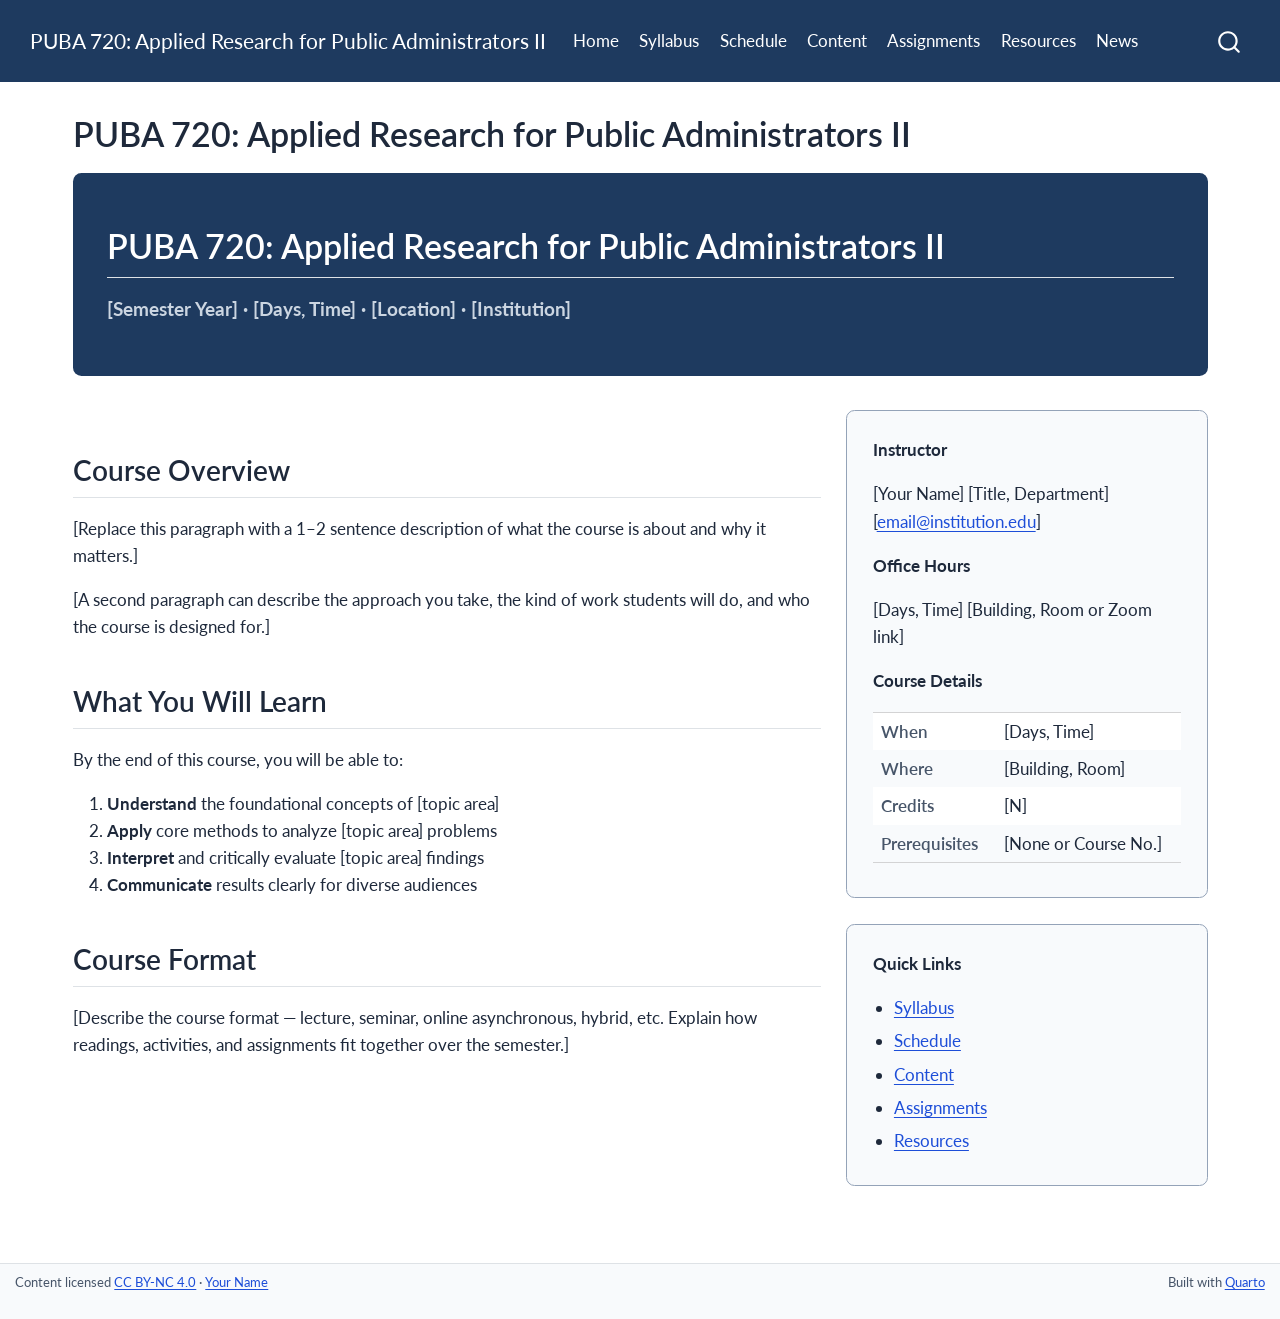
<file: index.html>
<!DOCTYPE html>
<html xmlns="http://www.w3.org/1999/xhtml" lang="en" xml:lang="en"><head>

<meta charset="utf-8">
<meta name="generator" content="quarto-1.8.27">

<meta name="viewport" content="width=device-width, initial-scale=1.0, user-scalable=yes">


<title>PUBA 720: Applied Research for Public Administrators II</title>
<style>
code{white-space: pre-wrap;}
span.smallcaps{font-variant: small-caps;}
div.columns{display: flex; gap: min(4vw, 1.5em);}
div.column{flex: auto; overflow-x: auto;}
div.hanging-indent{margin-left: 1.5em; text-indent: -1.5em;}
ul.task-list{list-style: none;}
ul.task-list li input[type="checkbox"] {
  width: 0.8em;
  margin: 0 0.8em 0.2em -1em; /* quarto-specific, see https://github.com/quarto-dev/quarto-cli/issues/4556 */ 
  vertical-align: middle;
}
</style>


<script src="site_libs/quarto-nav/quarto-nav.js"></script>
<script src="site_libs/clipboard/clipboard.min.js"></script>
<script src="site_libs/quarto-search/autocomplete.umd.js"></script>
<script src="site_libs/quarto-search/fuse.min.js"></script>
<script src="site_libs/quarto-search/quarto-search.js"></script>
<meta name="quarto:offset" content="./">
<script src="site_libs/quarto-html/quarto.js" type="module"></script>
<script src="site_libs/quarto-html/tabsets/tabsets.js" type="module"></script>
<script src="site_libs/quarto-html/axe/axe-check.js" type="module"></script>
<script src="site_libs/quarto-html/popper.min.js"></script>
<script src="site_libs/quarto-html/tippy.umd.min.js"></script>
<script src="site_libs/quarto-html/anchor.min.js"></script>
<link href="site_libs/quarto-html/tippy.css" rel="stylesheet">
<link href="site_libs/quarto-html/quarto-syntax-highlighting-ed96de9b727972fe78a7b5d16c58bf87.css" rel="stylesheet" id="quarto-text-highlighting-styles">
<script src="site_libs/bootstrap/bootstrap.min.js"></script>
<link href="site_libs/bootstrap/bootstrap-icons.css" rel="stylesheet">
<link href="site_libs/bootstrap/bootstrap-c410477cb083180b8fe2dfa5824c04f8.min.css" rel="stylesheet" append-hash="true" id="quarto-bootstrap" data-mode="light">
<script id="quarto-search-options" type="application/json">{
  "location": "navbar",
  "copy-button": false,
  "collapse-after": 3,
  "panel-placement": "end",
  "type": "overlay",
  "limit": 50,
  "keyboard-shortcut": [
    "f",
    "/",
    "s"
  ],
  "show-item-context": false,
  "language": {
    "search-no-results-text": "No results",
    "search-matching-documents-text": "matching documents",
    "search-copy-link-title": "Copy link to search",
    "search-hide-matches-text": "Hide additional matches",
    "search-more-match-text": "more match in this document",
    "search-more-matches-text": "more matches in this document",
    "search-clear-button-title": "Clear",
    "search-text-placeholder": "",
    "search-detached-cancel-button-title": "Cancel",
    "search-submit-button-title": "Submit",
    "search-label": "Search"
  }
}</script>


<link rel="stylesheet" href="styles.css">
</head>

<body class="nav-fixed quarto-light">

<div id="quarto-search-results"></div>
  <header id="quarto-header" class="headroom fixed-top">
    <nav class="navbar navbar-expand-lg " data-bs-theme="dark">
      <div class="navbar-container container-fluid">
      <div class="navbar-brand-container mx-auto">
    <a class="navbar-brand" href="./index.html">
    <span class="navbar-title">PUBA 720: Applied Research for Public Administrators II</span>
    </a>
  </div>
            <div id="quarto-search" class="" title="Search"></div>
          <button class="navbar-toggler" type="button" data-bs-toggle="collapse" data-bs-target="#navbarCollapse" aria-controls="navbarCollapse" role="menu" aria-expanded="false" aria-label="Toggle navigation" onclick="if (window.quartoToggleHeadroom) { window.quartoToggleHeadroom(); }">
  <span class="navbar-toggler-icon"></span>
</button>
          <div class="collapse navbar-collapse" id="navbarCollapse">
            <ul class="navbar-nav navbar-nav-scroll me-auto">
  <li class="nav-item">
    <a class="nav-link active" href="./index.html" aria-current="page"> 
<span class="menu-text">Home</span></a>
  </li>  
  <li class="nav-item">
    <a class="nav-link" href="./syllabus.html"> 
<span class="menu-text">Syllabus</span></a>
  </li>  
  <li class="nav-item">
    <a class="nav-link" href="./schedule.html"> 
<span class="menu-text">Schedule</span></a>
  </li>  
  <li class="nav-item">
    <a class="nav-link" href="./content/index.html"> 
<span class="menu-text">Content</span></a>
  </li>  
  <li class="nav-item">
    <a class="nav-link" href="./assignment/index.html"> 
<span class="menu-text">Assignments</span></a>
  </li>  
  <li class="nav-item">
    <a class="nav-link" href="./resources.html"> 
<span class="menu-text">Resources</span></a>
  </li>  
  <li class="nav-item">
    <a class="nav-link" href="./news.html"> 
<span class="menu-text">News</span></a>
  </li>  
</ul>
          </div> <!-- /navcollapse -->
            <div class="quarto-navbar-tools">
</div>
      </div> <!-- /container-fluid -->
    </nav>
</header>
<!-- content -->
<div id="quarto-content" class="quarto-container page-columns page-rows-contents page-layout-full page-navbar">
<!-- sidebar -->
<!-- margin-sidebar -->
    
<!-- main -->
<main class="content column-page" id="quarto-document-content">
<!-- WCAG 2.4.1: Bypass Blocks — skip link becomes visible on keyboard focus -->
<a class="skip-nav" href="#quarto-document-content">Skip to main content</a>

<header id="title-block-header" class="quarto-title-block default">
<div class="quarto-title">
<h1 class="title">PUBA 720: Applied Research for Public Administrators II</h1>
</div>



<div class="quarto-title-meta column-page">

    
  
    
  </div>
  


</header>


<section id="puba-720-applied-research-for-public-administrators-ii" class="level2 hero-banner">
<h2 class="anchored" data-anchor-id="puba-720-applied-research-for-public-administrators-ii">PUBA 720: Applied Research for Public Administrators II</h2>
<p><strong>[Semester Year] · [Days, Time] · [Location] · [Institution]</strong></p>
</section>
<div class="grid">
<div class="g-col-12 g-col-md-8">
<section id="course-overview" class="level2">
<h2 class="anchored" data-anchor-id="course-overview">Course Overview</h2>
<p>[Replace this paragraph with a 1–2 sentence description of what the course is about and why it matters.]</p>
<p>[A second paragraph can describe the approach you take, the kind of work students will do, and who the course is designed for.]</p>
</section>
<section id="what-you-will-learn" class="level2">
<h2 class="anchored" data-anchor-id="what-you-will-learn">What You Will Learn</h2>
<p>By the end of this course, you will be able to:</p>
<ol type="1">
<li><strong>Understand</strong> the foundational concepts of [topic area]</li>
<li><strong>Apply</strong> core methods to analyze [topic area] problems</li>
<li><strong>Interpret</strong> and critically evaluate [topic area] findings</li>
<li><strong>Communicate</strong> results clearly for diverse audiences</li>
</ol>
</section>
<section id="course-format" class="level2">
<h2 class="anchored" data-anchor-id="course-format">Course Format</h2>
<p>[Describe the course format — lecture, seminar, online asynchronous, hybrid, etc. Explain how readings, activities, and assignments fit together over the semester.]</p>
</section>
</div>
<div class="g-col-12 g-col-md-4">
<div class="course-details-card">
<p><strong>Instructor</strong></p>
<p>[Your Name] [Title, Department] [<a href="mailto:email@institution.edu">email@institution.edu</a>]</p>
<p><strong>Office Hours</strong></p>
<p>[Days, Time] [Building, Room or Zoom link]</p>
<p><strong>Course Details</strong></p>
<table class="caption-top table">
<tbody>
<tr class="odd">
<td>When</td>
<td>[Days, Time]</td>
</tr>
<tr class="even">
<td>Where</td>
<td>[Building, Room]</td>
</tr>
<tr class="odd">
<td>Credits</td>
<td>[N]</td>
</tr>
<tr class="even">
<td>Prerequisites</td>
<td>[None or Course No.]</td>
</tr>
</tbody>
</table>
</div>
<div class="quick-links">
<p><strong>Quick Links</strong></p>
<ul>
<li><a href="./syllabus.html">Syllabus</a></li>
<li><a href="./schedule.html">Schedule</a></li>
<li><a href="./content/index.html">Content</a></li>
<li><a href="./assignment/index.html">Assignments</a></li>
<li><a href="./resources.html">Resources</a></li>
</ul>
</div>
</div>
</div>



</main> <!-- /main -->
<script id="quarto-html-after-body" type="application/javascript">
  window.document.addEventListener("DOMContentLoaded", function (event) {
    const icon = "";
    const anchorJS = new window.AnchorJS();
    anchorJS.options = {
      placement: 'right',
      icon: icon
    };
    anchorJS.add('.anchored');
    const isCodeAnnotation = (el) => {
      for (const clz of el.classList) {
        if (clz.startsWith('code-annotation-')) {                     
          return true;
        }
      }
      return false;
    }
    const onCopySuccess = function(e) {
      // button target
      const button = e.trigger;
      // don't keep focus
      button.blur();
      // flash "checked"
      button.classList.add('code-copy-button-checked');
      var currentTitle = button.getAttribute("title");
      button.setAttribute("title", "Copied!");
      let tooltip;
      if (window.bootstrap) {
        button.setAttribute("data-bs-toggle", "tooltip");
        button.setAttribute("data-bs-placement", "left");
        button.setAttribute("data-bs-title", "Copied!");
        tooltip = new bootstrap.Tooltip(button, 
          { trigger: "manual", 
            customClass: "code-copy-button-tooltip",
            offset: [0, -8]});
        tooltip.show();    
      }
      setTimeout(function() {
        if (tooltip) {
          tooltip.hide();
          button.removeAttribute("data-bs-title");
          button.removeAttribute("data-bs-toggle");
          button.removeAttribute("data-bs-placement");
        }
        button.setAttribute("title", currentTitle);
        button.classList.remove('code-copy-button-checked');
      }, 1000);
      // clear code selection
      e.clearSelection();
    }
    const getTextToCopy = function(trigger) {
      const outerScaffold = trigger.parentElement.cloneNode(true);
      const codeEl = outerScaffold.querySelector('code');
      for (const childEl of codeEl.children) {
        if (isCodeAnnotation(childEl)) {
          childEl.remove();
        }
      }
      return codeEl.innerText;
    }
    const clipboard = new window.ClipboardJS('.code-copy-button:not([data-in-quarto-modal])', {
      text: getTextToCopy
    });
    clipboard.on('success', onCopySuccess);
    if (window.document.getElementById('quarto-embedded-source-code-modal')) {
      const clipboardModal = new window.ClipboardJS('.code-copy-button[data-in-quarto-modal]', {
        text: getTextToCopy,
        container: window.document.getElementById('quarto-embedded-source-code-modal')
      });
      clipboardModal.on('success', onCopySuccess);
    }
      var localhostRegex = new RegExp(/^(?:http|https):\/\/localhost\:?[0-9]*\//);
      var mailtoRegex = new RegExp(/^mailto:/);
        var filterRegex = new RegExp("https:\/\/colt-jensen\.github\.io\/puba-720-");
      var isInternal = (href) => {
          return filterRegex.test(href) || localhostRegex.test(href) || mailtoRegex.test(href);
      }
      // Inspect non-navigation links and adorn them if external
     var links = window.document.querySelectorAll('a[href]:not(.nav-link):not(.navbar-brand):not(.toc-action):not(.sidebar-link):not(.sidebar-item-toggle):not(.pagination-link):not(.no-external):not([aria-hidden]):not(.dropdown-item):not(.quarto-navigation-tool):not(.about-link)');
      for (var i=0; i<links.length; i++) {
        const link = links[i];
        if (!isInternal(link.href)) {
          // undo the damage that might have been done by quarto-nav.js in the case of
          // links that we want to consider external
          if (link.dataset.originalHref !== undefined) {
            link.href = link.dataset.originalHref;
          }
        }
      }
    function tippyHover(el, contentFn, onTriggerFn, onUntriggerFn) {
      const config = {
        allowHTML: true,
        maxWidth: 500,
        delay: 100,
        arrow: false,
        appendTo: function(el) {
            return el.parentElement;
        },
        interactive: true,
        interactiveBorder: 10,
        theme: 'quarto',
        placement: 'bottom-start',
      };
      if (contentFn) {
        config.content = contentFn;
      }
      if (onTriggerFn) {
        config.onTrigger = onTriggerFn;
      }
      if (onUntriggerFn) {
        config.onUntrigger = onUntriggerFn;
      }
      window.tippy(el, config); 
    }
    const noterefs = window.document.querySelectorAll('a[role="doc-noteref"]');
    for (var i=0; i<noterefs.length; i++) {
      const ref = noterefs[i];
      tippyHover(ref, function() {
        // use id or data attribute instead here
        let href = ref.getAttribute('data-footnote-href') || ref.getAttribute('href');
        try { href = new URL(href).hash; } catch {}
        const id = href.replace(/^#\/?/, "");
        const note = window.document.getElementById(id);
        if (note) {
          return note.innerHTML;
        } else {
          return "";
        }
      });
    }
    const xrefs = window.document.querySelectorAll('a.quarto-xref');
    const processXRef = (id, note) => {
      // Strip column container classes
      const stripColumnClz = (el) => {
        el.classList.remove("page-full", "page-columns");
        if (el.children) {
          for (const child of el.children) {
            stripColumnClz(child);
          }
        }
      }
      stripColumnClz(note)
      if (id === null || id.startsWith('sec-')) {
        // Special case sections, only their first couple elements
        const container = document.createElement("div");
        if (note.children && note.children.length > 2) {
          container.appendChild(note.children[0].cloneNode(true));
          for (let i = 1; i < note.children.length; i++) {
            const child = note.children[i];
            if (child.tagName === "P" && child.innerText === "") {
              continue;
            } else {
              container.appendChild(child.cloneNode(true));
              break;
            }
          }
          if (window.Quarto?.typesetMath) {
            window.Quarto.typesetMath(container);
          }
          return container.innerHTML
        } else {
          if (window.Quarto?.typesetMath) {
            window.Quarto.typesetMath(note);
          }
          return note.innerHTML;
        }
      } else {
        // Remove any anchor links if they are present
        const anchorLink = note.querySelector('a.anchorjs-link');
        if (anchorLink) {
          anchorLink.remove();
        }
        if (window.Quarto?.typesetMath) {
          window.Quarto.typesetMath(note);
        }
        if (note.classList.contains("callout")) {
          return note.outerHTML;
        } else {
          return note.innerHTML;
        }
      }
    }
    for (var i=0; i<xrefs.length; i++) {
      const xref = xrefs[i];
      tippyHover(xref, undefined, function(instance) {
        instance.disable();
        let url = xref.getAttribute('href');
        let hash = undefined; 
        if (url.startsWith('#')) {
          hash = url;
        } else {
          try { hash = new URL(url).hash; } catch {}
        }
        if (hash) {
          const id = hash.replace(/^#\/?/, "");
          const note = window.document.getElementById(id);
          if (note !== null) {
            try {
              const html = processXRef(id, note.cloneNode(true));
              instance.setContent(html);
            } finally {
              instance.enable();
              instance.show();
            }
          } else {
            // See if we can fetch this
            fetch(url.split('#')[0])
            .then(res => res.text())
            .then(html => {
              const parser = new DOMParser();
              const htmlDoc = parser.parseFromString(html, "text/html");
              const note = htmlDoc.getElementById(id);
              if (note !== null) {
                const html = processXRef(id, note);
                instance.setContent(html);
              } 
            }).finally(() => {
              instance.enable();
              instance.show();
            });
          }
        } else {
          // See if we can fetch a full url (with no hash to target)
          // This is a special case and we should probably do some content thinning / targeting
          fetch(url)
          .then(res => res.text())
          .then(html => {
            const parser = new DOMParser();
            const htmlDoc = parser.parseFromString(html, "text/html");
            const note = htmlDoc.querySelector('main.content');
            if (note !== null) {
              // This should only happen for chapter cross references
              // (since there is no id in the URL)
              // remove the first header
              if (note.children.length > 0 && note.children[0].tagName === "HEADER") {
                note.children[0].remove();
              }
              const html = processXRef(null, note);
              instance.setContent(html);
            } 
          }).finally(() => {
            instance.enable();
            instance.show();
          });
        }
      }, function(instance) {
      });
    }
        let selectedAnnoteEl;
        const selectorForAnnotation = ( cell, annotation) => {
          let cellAttr = 'data-code-cell="' + cell + '"';
          let lineAttr = 'data-code-annotation="' +  annotation + '"';
          const selector = 'span[' + cellAttr + '][' + lineAttr + ']';
          return selector;
        }
        const selectCodeLines = (annoteEl) => {
          const doc = window.document;
          const targetCell = annoteEl.getAttribute("data-target-cell");
          const targetAnnotation = annoteEl.getAttribute("data-target-annotation");
          const annoteSpan = window.document.querySelector(selectorForAnnotation(targetCell, targetAnnotation));
          const lines = annoteSpan.getAttribute("data-code-lines").split(",");
          const lineIds = lines.map((line) => {
            return targetCell + "-" + line;
          })
          let top = null;
          let height = null;
          let parent = null;
          if (lineIds.length > 0) {
              //compute the position of the single el (top and bottom and make a div)
              const el = window.document.getElementById(lineIds[0]);
              top = el.offsetTop;
              height = el.offsetHeight;
              parent = el.parentElement.parentElement;
            if (lineIds.length > 1) {
              const lastEl = window.document.getElementById(lineIds[lineIds.length - 1]);
              const bottom = lastEl.offsetTop + lastEl.offsetHeight;
              height = bottom - top;
            }
            if (top !== null && height !== null && parent !== null) {
              // cook up a div (if necessary) and position it 
              let div = window.document.getElementById("code-annotation-line-highlight");
              if (div === null) {
                div = window.document.createElement("div");
                div.setAttribute("id", "code-annotation-line-highlight");
                div.style.position = 'absolute';
                parent.appendChild(div);
              }
              div.style.top = top - 2 + "px";
              div.style.height = height + 4 + "px";
              div.style.left = 0;
              let gutterDiv = window.document.getElementById("code-annotation-line-highlight-gutter");
              if (gutterDiv === null) {
                gutterDiv = window.document.createElement("div");
                gutterDiv.setAttribute("id", "code-annotation-line-highlight-gutter");
                gutterDiv.style.position = 'absolute';
                const codeCell = window.document.getElementById(targetCell);
                const gutter = codeCell.querySelector('.code-annotation-gutter');
                gutter.appendChild(gutterDiv);
              }
              gutterDiv.style.top = top - 2 + "px";
              gutterDiv.style.height = height + 4 + "px";
            }
            selectedAnnoteEl = annoteEl;
          }
        };
        const unselectCodeLines = () => {
          const elementsIds = ["code-annotation-line-highlight", "code-annotation-line-highlight-gutter"];
          elementsIds.forEach((elId) => {
            const div = window.document.getElementById(elId);
            if (div) {
              div.remove();
            }
          });
          selectedAnnoteEl = undefined;
        };
          // Handle positioning of the toggle
      window.addEventListener(
        "resize",
        throttle(() => {
          elRect = undefined;
          if (selectedAnnoteEl) {
            selectCodeLines(selectedAnnoteEl);
          }
        }, 10)
      );
      function throttle(fn, ms) {
      let throttle = false;
      let timer;
        return (...args) => {
          if(!throttle) { // first call gets through
              fn.apply(this, args);
              throttle = true;
          } else { // all the others get throttled
              if(timer) clearTimeout(timer); // cancel #2
              timer = setTimeout(() => {
                fn.apply(this, args);
                timer = throttle = false;
              }, ms);
          }
        };
      }
        // Attach click handler to the DT
        const annoteDls = window.document.querySelectorAll('dt[data-target-cell]');
        for (const annoteDlNode of annoteDls) {
          annoteDlNode.addEventListener('click', (event) => {
            const clickedEl = event.target;
            if (clickedEl !== selectedAnnoteEl) {
              unselectCodeLines();
              const activeEl = window.document.querySelector('dt[data-target-cell].code-annotation-active');
              if (activeEl) {
                activeEl.classList.remove('code-annotation-active');
              }
              selectCodeLines(clickedEl);
              clickedEl.classList.add('code-annotation-active');
            } else {
              // Unselect the line
              unselectCodeLines();
              clickedEl.classList.remove('code-annotation-active');
            }
          });
        }
    const findCites = (el) => {
      const parentEl = el.parentElement;
      if (parentEl) {
        const cites = parentEl.dataset.cites;
        if (cites) {
          return {
            el,
            cites: cites.split(' ')
          };
        } else {
          return findCites(el.parentElement)
        }
      } else {
        return undefined;
      }
    };
    var bibliorefs = window.document.querySelectorAll('a[role="doc-biblioref"]');
    for (var i=0; i<bibliorefs.length; i++) {
      const ref = bibliorefs[i];
      const citeInfo = findCites(ref);
      if (citeInfo) {
        tippyHover(citeInfo.el, function() {
          var popup = window.document.createElement('div');
          citeInfo.cites.forEach(function(cite) {
            var citeDiv = window.document.createElement('div');
            citeDiv.classList.add('hanging-indent');
            citeDiv.classList.add('csl-entry');
            var biblioDiv = window.document.getElementById('ref-' + cite);
            if (biblioDiv) {
              citeDiv.innerHTML = biblioDiv.innerHTML;
            }
            popup.appendChild(citeDiv);
          });
          return popup.innerHTML;
        });
      }
    }
  });
  </script>
</div> <!-- /content -->
<footer class="footer">
  <div class="nav-footer">
    <div class="nav-footer-left">
<p>Content licensed <a href="https://creativecommons.org/licenses/by-nc/4.0/">CC BY-NC 4.0</a> · <a href="https://yourwebsite.com">Your Name</a></p>
</div>   
    <div class="nav-footer-center">
      &nbsp;
    </div>
    <div class="nav-footer-right">
<p>Built with <a href="https://quarto.org/">Quarto</a></p>
</div>
  </div>
</footer>




</body></html>
</file>
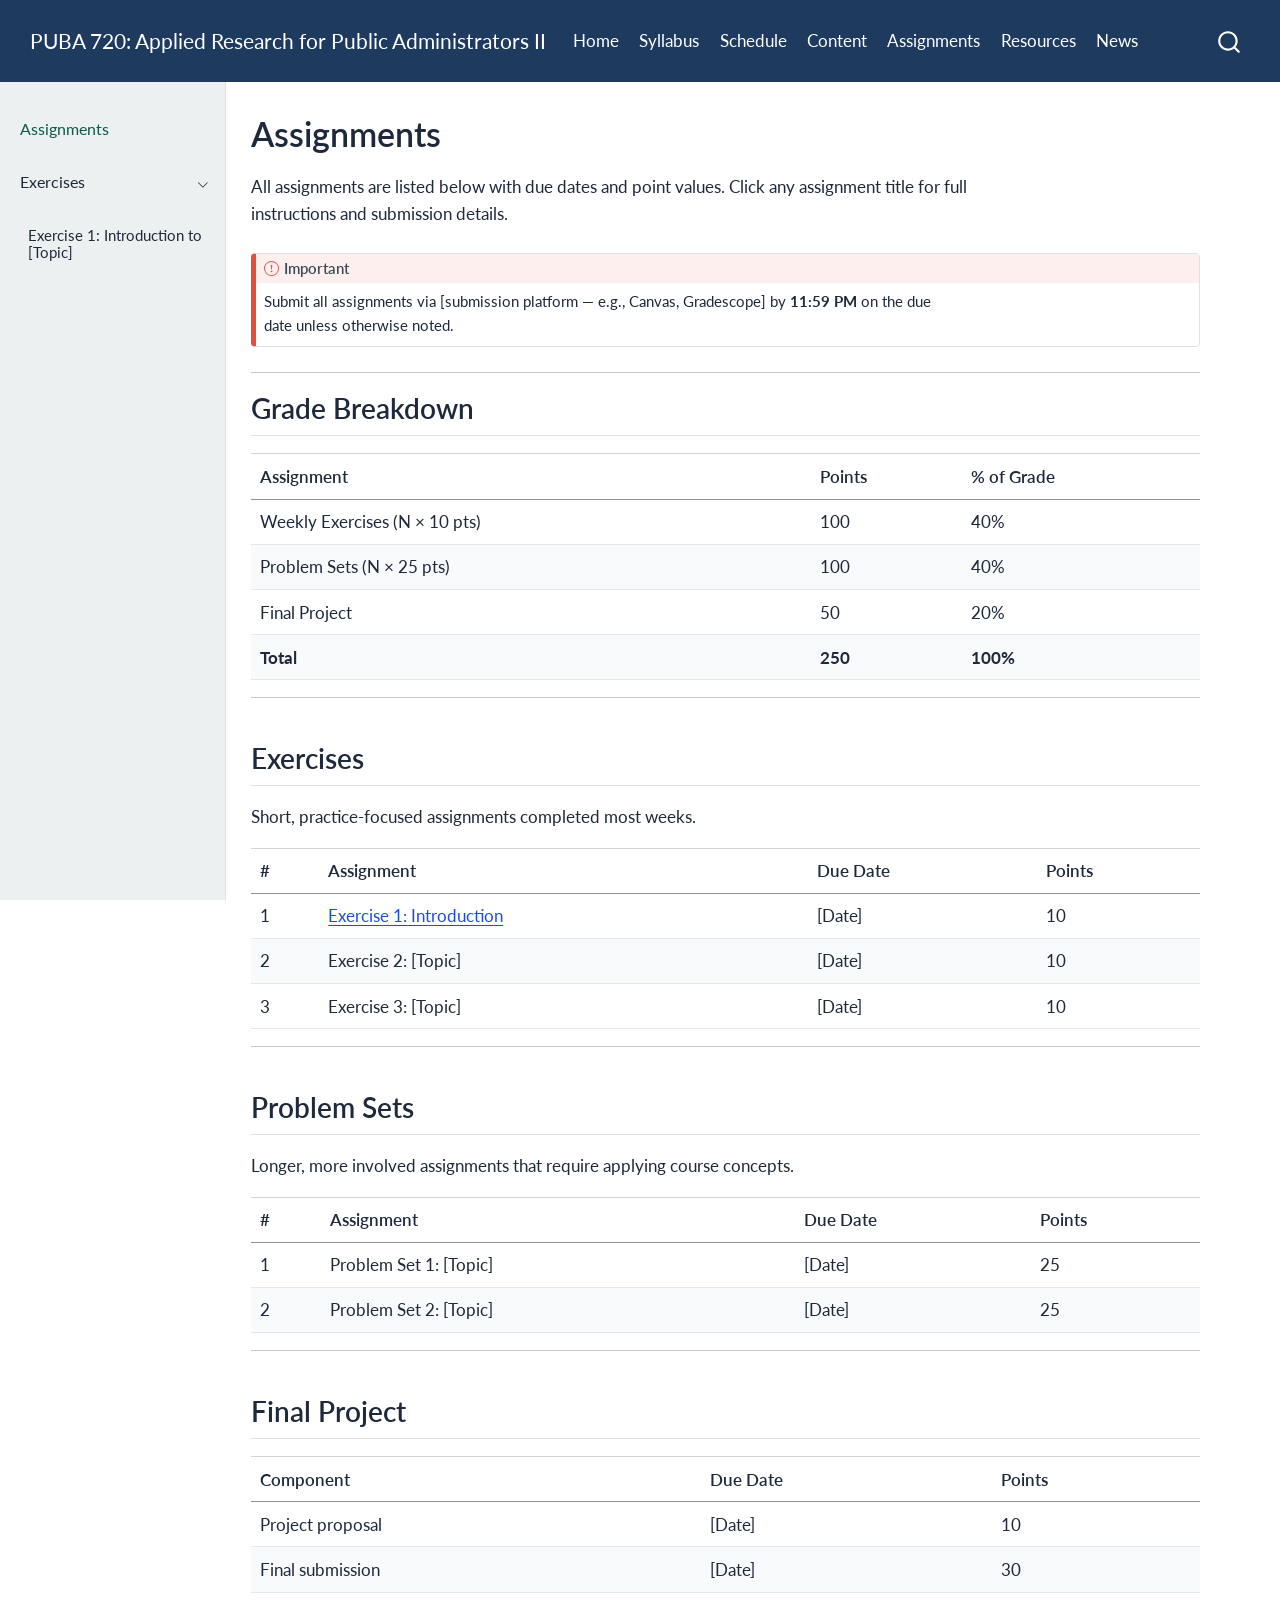
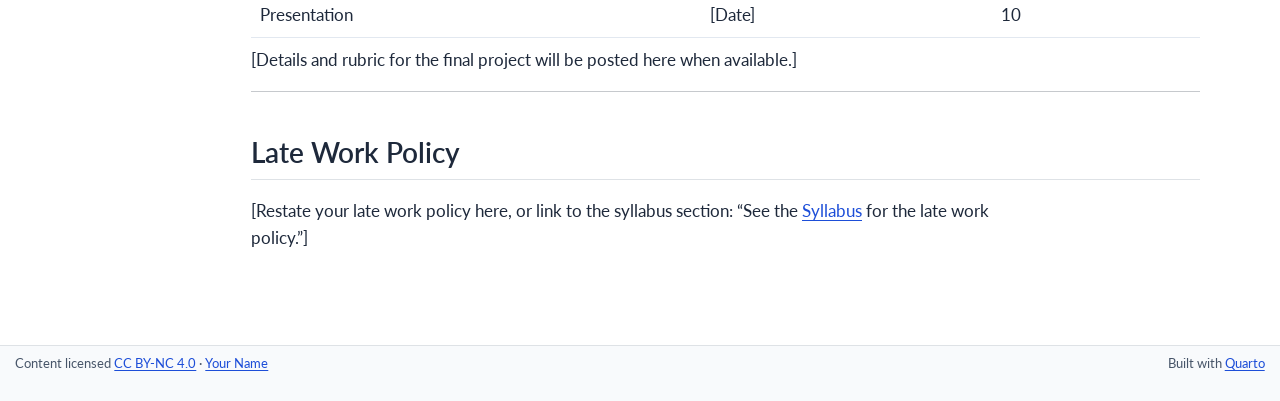
<file: assignment/index.html>
<!DOCTYPE html>
<html xmlns="http://www.w3.org/1999/xhtml" lang="en" xml:lang="en"><head>

<meta charset="utf-8">
<meta name="generator" content="quarto-1.8.27">

<meta name="viewport" content="width=device-width, initial-scale=1.0, user-scalable=yes">


<title>Assignments – PUBA 720: Applied Research for Public Administrators II</title>
<style>
code{white-space: pre-wrap;}
span.smallcaps{font-variant: small-caps;}
div.columns{display: flex; gap: min(4vw, 1.5em);}
div.column{flex: auto; overflow-x: auto;}
div.hanging-indent{margin-left: 1.5em; text-indent: -1.5em;}
ul.task-list{list-style: none;}
ul.task-list li input[type="checkbox"] {
  width: 0.8em;
  margin: 0 0.8em 0.2em -1em; /* quarto-specific, see https://github.com/quarto-dev/quarto-cli/issues/4556 */ 
  vertical-align: middle;
}
</style>


<script src="../site_libs/quarto-nav/quarto-nav.js"></script>
<script src="../site_libs/clipboard/clipboard.min.js"></script>
<script src="../site_libs/quarto-search/autocomplete.umd.js"></script>
<script src="../site_libs/quarto-search/fuse.min.js"></script>
<script src="../site_libs/quarto-search/quarto-search.js"></script>
<meta name="quarto:offset" content="../">
<script src="../site_libs/quarto-html/quarto.js" type="module"></script>
<script src="../site_libs/quarto-html/tabsets/tabsets.js" type="module"></script>
<script src="../site_libs/quarto-html/axe/axe-check.js" type="module"></script>
<script src="../site_libs/quarto-html/popper.min.js"></script>
<script src="../site_libs/quarto-html/tippy.umd.min.js"></script>
<script src="../site_libs/quarto-html/anchor.min.js"></script>
<link href="../site_libs/quarto-html/tippy.css" rel="stylesheet">
<link href="../site_libs/quarto-html/quarto-syntax-highlighting-ed96de9b727972fe78a7b5d16c58bf87.css" rel="stylesheet" id="quarto-text-highlighting-styles">
<script src="../site_libs/bootstrap/bootstrap.min.js"></script>
<link href="../site_libs/bootstrap/bootstrap-icons.css" rel="stylesheet">
<link href="../site_libs/bootstrap/bootstrap-c410477cb083180b8fe2dfa5824c04f8.min.css" rel="stylesheet" append-hash="true" id="quarto-bootstrap" data-mode="light">
<script id="quarto-search-options" type="application/json">{
  "location": "navbar",
  "copy-button": false,
  "collapse-after": 3,
  "panel-placement": "end",
  "type": "overlay",
  "limit": 50,
  "keyboard-shortcut": [
    "f",
    "/",
    "s"
  ],
  "show-item-context": false,
  "language": {
    "search-no-results-text": "No results",
    "search-matching-documents-text": "matching documents",
    "search-copy-link-title": "Copy link to search",
    "search-hide-matches-text": "Hide additional matches",
    "search-more-match-text": "more match in this document",
    "search-more-matches-text": "more matches in this document",
    "search-clear-button-title": "Clear",
    "search-text-placeholder": "",
    "search-detached-cancel-button-title": "Cancel",
    "search-submit-button-title": "Submit",
    "search-label": "Search"
  }
}</script>


<link rel="stylesheet" href="../styles.css">
</head>

<body class="nav-sidebar docked nav-fixed fullcontent quarto-light">

<div id="quarto-search-results"></div>
  <header id="quarto-header" class="headroom fixed-top">
    <nav class="navbar navbar-expand-lg " data-bs-theme="dark">
      <div class="navbar-container container-fluid">
      <div class="navbar-brand-container mx-auto">
    <a class="navbar-brand" href="../index.html">
    <span class="navbar-title">PUBA 720: Applied Research for Public Administrators II</span>
    </a>
  </div>
            <div id="quarto-search" class="" title="Search"></div>
          <button class="navbar-toggler" type="button" data-bs-toggle="collapse" data-bs-target="#navbarCollapse" aria-controls="navbarCollapse" role="menu" aria-expanded="false" aria-label="Toggle navigation" onclick="if (window.quartoToggleHeadroom) { window.quartoToggleHeadroom(); }">
  <span class="navbar-toggler-icon"></span>
</button>
          <div class="collapse navbar-collapse" id="navbarCollapse">
            <ul class="navbar-nav navbar-nav-scroll me-auto">
  <li class="nav-item">
    <a class="nav-link" href="../index.html"> 
<span class="menu-text">Home</span></a>
  </li>  
  <li class="nav-item">
    <a class="nav-link" href="../syllabus.html"> 
<span class="menu-text">Syllabus</span></a>
  </li>  
  <li class="nav-item">
    <a class="nav-link" href="../schedule.html"> 
<span class="menu-text">Schedule</span></a>
  </li>  
  <li class="nav-item">
    <a class="nav-link" href="../content/index.html"> 
<span class="menu-text">Content</span></a>
  </li>  
  <li class="nav-item">
    <a class="nav-link active" href="../assignment/index.html" aria-current="page"> 
<span class="menu-text">Assignments</span></a>
  </li>  
  <li class="nav-item">
    <a class="nav-link" href="../resources.html"> 
<span class="menu-text">Resources</span></a>
  </li>  
  <li class="nav-item">
    <a class="nav-link" href="../news.html"> 
<span class="menu-text">News</span></a>
  </li>  
</ul>
          </div> <!-- /navcollapse -->
            <div class="quarto-navbar-tools">
</div>
      </div> <!-- /container-fluid -->
    </nav>
  <nav class="quarto-secondary-nav">
    <div class="container-fluid d-flex">
      <button type="button" class="quarto-btn-toggle btn" data-bs-toggle="collapse" role="button" data-bs-target=".quarto-sidebar-collapse-item" aria-controls="quarto-sidebar" aria-expanded="false" aria-label="Toggle sidebar navigation" onclick="if (window.quartoToggleHeadroom) { window.quartoToggleHeadroom(); }">
        <i class="bi bi-layout-text-sidebar-reverse"></i>
      </button>
        <nav class="quarto-page-breadcrumbs" aria-label="breadcrumb"><ol class="breadcrumb"><li class="breadcrumb-item"><a href="../assignment/index.html">Assignments</a></li></ol></nav>
        <a class="flex-grow-1" role="navigation" data-bs-toggle="collapse" data-bs-target=".quarto-sidebar-collapse-item" aria-controls="quarto-sidebar" aria-expanded="false" aria-label="Toggle sidebar navigation" onclick="if (window.quartoToggleHeadroom) { window.quartoToggleHeadroom(); }">      
        </a>
    </div>
  </nav>
</header>
<!-- content -->
<div id="quarto-content" class="quarto-container page-columns page-rows-contents page-layout-article page-navbar">
<!-- sidebar -->
  <nav id="quarto-sidebar" class="sidebar collapse collapse-horizontal quarto-sidebar-collapse-item sidebar-navigation docked overflow-auto">
    <div class="sidebar-menu-container"> 
    <ul class="list-unstyled mt-1">
        <li class="sidebar-item">
  <div class="sidebar-item-container"> 
  <a href="../assignment/index.html" class="sidebar-item-text sidebar-link active">
 <span class="menu-text">Assignments</span></a>
  </div>
</li>
        <li class="sidebar-item sidebar-item-section">
      <div class="sidebar-item-container"> 
            <a class="sidebar-item-text sidebar-link text-start" data-bs-toggle="collapse" data-bs-target="#quarto-sidebar-section-1" role="navigation" aria-expanded="true">
 <span class="menu-text">Exercises</span></a>
          <a class="sidebar-item-toggle text-start" data-bs-toggle="collapse" data-bs-target="#quarto-sidebar-section-1" role="navigation" aria-expanded="true" aria-label="Toggle section">
            <i class="bi bi-chevron-right ms-2"></i>
          </a> 
      </div>
      <ul id="quarto-sidebar-section-1" class="collapse list-unstyled sidebar-section depth1 show">  
          <li class="sidebar-item">
  <div class="sidebar-item-container"> 
  <a href="../assignment/01-exercise.html" class="sidebar-item-text sidebar-link">
 <span class="menu-text">Exercise 1: Introduction to [Topic]</span></a>
  </div>
</li>
      </ul>
  </li>
    </ul>
    </div>
</nav>
<div id="quarto-sidebar-glass" class="quarto-sidebar-collapse-item" data-bs-toggle="collapse" data-bs-target=".quarto-sidebar-collapse-item"></div>
<!-- margin-sidebar -->
    
<!-- main -->
<main class="content" id="quarto-document-content">
<!-- WCAG 2.4.1: Bypass Blocks — skip link becomes visible on keyboard focus -->
<a class="skip-nav" href="#quarto-document-content">Skip to main content</a>

<header id="title-block-header" class="quarto-title-block default">
<div class="quarto-title">
<h1 class="title">Assignments</h1>
</div>



<div class="quarto-title-meta">

    
  
    
  </div>
  


</header>


<p>All assignments are listed below with due dates and point values. Click any assignment title for full instructions and submission details.</p>
<div class="callout callout-style-default callout-important callout-titled">
<div class="callout-header d-flex align-content-center">
<div class="callout-icon-container">
<i class="callout-icon"></i>
</div>
<div class="callout-title-container flex-fill">
Important
</div>
</div>
<div class="callout-body-container callout-body">
<p>Submit all assignments via [submission platform — e.g., Canvas, Gradescope] by <strong>11:59 PM</strong> on the due date unless otherwise noted.</p>
</div>
</div>
<hr>
<section id="grade-breakdown" class="level2">
<h2 class="anchored" data-anchor-id="grade-breakdown">Grade Breakdown</h2>
<table class="caption-top table">
<thead>
<tr class="header">
<th>Assignment</th>
<th>Points</th>
<th>% of Grade</th>
</tr>
</thead>
<tbody>
<tr class="odd">
<td>Weekly Exercises (N × 10 pts)</td>
<td>100</td>
<td>40%</td>
</tr>
<tr class="even">
<td>Problem Sets (N × 25 pts)</td>
<td>100</td>
<td>40%</td>
</tr>
<tr class="odd">
<td>Final Project</td>
<td>50</td>
<td>20%</td>
</tr>
<tr class="even">
<td><strong>Total</strong></td>
<td><strong>250</strong></td>
<td><strong>100%</strong></td>
</tr>
</tbody>
</table>
<hr>
</section>
<section id="exercises" class="level2">
<h2 class="anchored" data-anchor-id="exercises">Exercises</h2>
<p>Short, practice-focused assignments completed most weeks.</p>
<table class="caption-top table">
<thead>
<tr class="header">
<th>#</th>
<th>Assignment</th>
<th>Due Date</th>
<th>Points</th>
</tr>
</thead>
<tbody>
<tr class="odd">
<td>1</td>
<td><a href="../assignment/01-exercise.html">Exercise 1: Introduction</a></td>
<td>[Date]</td>
<td>10</td>
</tr>
<tr class="even">
<td>2</td>
<td>Exercise 2: [Topic]</td>
<td>[Date]</td>
<td>10</td>
</tr>
<tr class="odd">
<td>3</td>
<td>Exercise 3: [Topic]</td>
<td>[Date]</td>
<td>10</td>
</tr>
</tbody>
</table>
<hr>
</section>
<section id="problem-sets" class="level2">
<h2 class="anchored" data-anchor-id="problem-sets">Problem Sets</h2>
<p>Longer, more involved assignments that require applying course concepts.</p>
<table class="caption-top table">
<thead>
<tr class="header">
<th>#</th>
<th>Assignment</th>
<th>Due Date</th>
<th>Points</th>
</tr>
</thead>
<tbody>
<tr class="odd">
<td>1</td>
<td>Problem Set 1: [Topic]</td>
<td>[Date]</td>
<td>25</td>
</tr>
<tr class="even">
<td>2</td>
<td>Problem Set 2: [Topic]</td>
<td>[Date]</td>
<td>25</td>
</tr>
</tbody>
</table>
<hr>
</section>
<section id="final-project" class="level2">
<h2 class="anchored" data-anchor-id="final-project">Final Project</h2>
<table class="caption-top table">
<thead>
<tr class="header">
<th>Component</th>
<th>Due Date</th>
<th>Points</th>
</tr>
</thead>
<tbody>
<tr class="odd">
<td>Project proposal</td>
<td>[Date]</td>
<td>10</td>
</tr>
<tr class="even">
<td>Final submission</td>
<td>[Date]</td>
<td>30</td>
</tr>
<tr class="odd">
<td>Presentation</td>
<td>[Date]</td>
<td>10</td>
</tr>
</tbody>
</table>
<p>[Details and rubric for the final project will be posted here when available.]</p>
<hr>
</section>
<section id="late-work-policy" class="level2">
<h2 class="anchored" data-anchor-id="late-work-policy">Late Work Policy</h2>
<p>[Restate your late work policy here, or link to the syllabus section: “See the <a href="../syllabus.html#late-work">Syllabus</a> for the late work policy.”]</p>


</section>

</main> <!-- /main -->
<script id="quarto-html-after-body" type="application/javascript">
  window.document.addEventListener("DOMContentLoaded", function (event) {
    const icon = "";
    const anchorJS = new window.AnchorJS();
    anchorJS.options = {
      placement: 'right',
      icon: icon
    };
    anchorJS.add('.anchored');
    const isCodeAnnotation = (el) => {
      for (const clz of el.classList) {
        if (clz.startsWith('code-annotation-')) {                     
          return true;
        }
      }
      return false;
    }
    const onCopySuccess = function(e) {
      // button target
      const button = e.trigger;
      // don't keep focus
      button.blur();
      // flash "checked"
      button.classList.add('code-copy-button-checked');
      var currentTitle = button.getAttribute("title");
      button.setAttribute("title", "Copied!");
      let tooltip;
      if (window.bootstrap) {
        button.setAttribute("data-bs-toggle", "tooltip");
        button.setAttribute("data-bs-placement", "left");
        button.setAttribute("data-bs-title", "Copied!");
        tooltip = new bootstrap.Tooltip(button, 
          { trigger: "manual", 
            customClass: "code-copy-button-tooltip",
            offset: [0, -8]});
        tooltip.show();    
      }
      setTimeout(function() {
        if (tooltip) {
          tooltip.hide();
          button.removeAttribute("data-bs-title");
          button.removeAttribute("data-bs-toggle");
          button.removeAttribute("data-bs-placement");
        }
        button.setAttribute("title", currentTitle);
        button.classList.remove('code-copy-button-checked');
      }, 1000);
      // clear code selection
      e.clearSelection();
    }
    const getTextToCopy = function(trigger) {
      const outerScaffold = trigger.parentElement.cloneNode(true);
      const codeEl = outerScaffold.querySelector('code');
      for (const childEl of codeEl.children) {
        if (isCodeAnnotation(childEl)) {
          childEl.remove();
        }
      }
      return codeEl.innerText;
    }
    const clipboard = new window.ClipboardJS('.code-copy-button:not([data-in-quarto-modal])', {
      text: getTextToCopy
    });
    clipboard.on('success', onCopySuccess);
    if (window.document.getElementById('quarto-embedded-source-code-modal')) {
      const clipboardModal = new window.ClipboardJS('.code-copy-button[data-in-quarto-modal]', {
        text: getTextToCopy,
        container: window.document.getElementById('quarto-embedded-source-code-modal')
      });
      clipboardModal.on('success', onCopySuccess);
    }
      var localhostRegex = new RegExp(/^(?:http|https):\/\/localhost\:?[0-9]*\//);
      var mailtoRegex = new RegExp(/^mailto:/);
        var filterRegex = new RegExp("https:\/\/colt-jensen\.github\.io\/puba-720-");
      var isInternal = (href) => {
          return filterRegex.test(href) || localhostRegex.test(href) || mailtoRegex.test(href);
      }
      // Inspect non-navigation links and adorn them if external
     var links = window.document.querySelectorAll('a[href]:not(.nav-link):not(.navbar-brand):not(.toc-action):not(.sidebar-link):not(.sidebar-item-toggle):not(.pagination-link):not(.no-external):not([aria-hidden]):not(.dropdown-item):not(.quarto-navigation-tool):not(.about-link)');
      for (var i=0; i<links.length; i++) {
        const link = links[i];
        if (!isInternal(link.href)) {
          // undo the damage that might have been done by quarto-nav.js in the case of
          // links that we want to consider external
          if (link.dataset.originalHref !== undefined) {
            link.href = link.dataset.originalHref;
          }
        }
      }
    function tippyHover(el, contentFn, onTriggerFn, onUntriggerFn) {
      const config = {
        allowHTML: true,
        maxWidth: 500,
        delay: 100,
        arrow: false,
        appendTo: function(el) {
            return el.parentElement;
        },
        interactive: true,
        interactiveBorder: 10,
        theme: 'quarto',
        placement: 'bottom-start',
      };
      if (contentFn) {
        config.content = contentFn;
      }
      if (onTriggerFn) {
        config.onTrigger = onTriggerFn;
      }
      if (onUntriggerFn) {
        config.onUntrigger = onUntriggerFn;
      }
      window.tippy(el, config); 
    }
    const noterefs = window.document.querySelectorAll('a[role="doc-noteref"]');
    for (var i=0; i<noterefs.length; i++) {
      const ref = noterefs[i];
      tippyHover(ref, function() {
        // use id or data attribute instead here
        let href = ref.getAttribute('data-footnote-href') || ref.getAttribute('href');
        try { href = new URL(href).hash; } catch {}
        const id = href.replace(/^#\/?/, "");
        const note = window.document.getElementById(id);
        if (note) {
          return note.innerHTML;
        } else {
          return "";
        }
      });
    }
    const xrefs = window.document.querySelectorAll('a.quarto-xref');
    const processXRef = (id, note) => {
      // Strip column container classes
      const stripColumnClz = (el) => {
        el.classList.remove("page-full", "page-columns");
        if (el.children) {
          for (const child of el.children) {
            stripColumnClz(child);
          }
        }
      }
      stripColumnClz(note)
      if (id === null || id.startsWith('sec-')) {
        // Special case sections, only their first couple elements
        const container = document.createElement("div");
        if (note.children && note.children.length > 2) {
          container.appendChild(note.children[0].cloneNode(true));
          for (let i = 1; i < note.children.length; i++) {
            const child = note.children[i];
            if (child.tagName === "P" && child.innerText === "") {
              continue;
            } else {
              container.appendChild(child.cloneNode(true));
              break;
            }
          }
          if (window.Quarto?.typesetMath) {
            window.Quarto.typesetMath(container);
          }
          return container.innerHTML
        } else {
          if (window.Quarto?.typesetMath) {
            window.Quarto.typesetMath(note);
          }
          return note.innerHTML;
        }
      } else {
        // Remove any anchor links if they are present
        const anchorLink = note.querySelector('a.anchorjs-link');
        if (anchorLink) {
          anchorLink.remove();
        }
        if (window.Quarto?.typesetMath) {
          window.Quarto.typesetMath(note);
        }
        if (note.classList.contains("callout")) {
          return note.outerHTML;
        } else {
          return note.innerHTML;
        }
      }
    }
    for (var i=0; i<xrefs.length; i++) {
      const xref = xrefs[i];
      tippyHover(xref, undefined, function(instance) {
        instance.disable();
        let url = xref.getAttribute('href');
        let hash = undefined; 
        if (url.startsWith('#')) {
          hash = url;
        } else {
          try { hash = new URL(url).hash; } catch {}
        }
        if (hash) {
          const id = hash.replace(/^#\/?/, "");
          const note = window.document.getElementById(id);
          if (note !== null) {
            try {
              const html = processXRef(id, note.cloneNode(true));
              instance.setContent(html);
            } finally {
              instance.enable();
              instance.show();
            }
          } else {
            // See if we can fetch this
            fetch(url.split('#')[0])
            .then(res => res.text())
            .then(html => {
              const parser = new DOMParser();
              const htmlDoc = parser.parseFromString(html, "text/html");
              const note = htmlDoc.getElementById(id);
              if (note !== null) {
                const html = processXRef(id, note);
                instance.setContent(html);
              } 
            }).finally(() => {
              instance.enable();
              instance.show();
            });
          }
        } else {
          // See if we can fetch a full url (with no hash to target)
          // This is a special case and we should probably do some content thinning / targeting
          fetch(url)
          .then(res => res.text())
          .then(html => {
            const parser = new DOMParser();
            const htmlDoc = parser.parseFromString(html, "text/html");
            const note = htmlDoc.querySelector('main.content');
            if (note !== null) {
              // This should only happen for chapter cross references
              // (since there is no id in the URL)
              // remove the first header
              if (note.children.length > 0 && note.children[0].tagName === "HEADER") {
                note.children[0].remove();
              }
              const html = processXRef(null, note);
              instance.setContent(html);
            } 
          }).finally(() => {
            instance.enable();
            instance.show();
          });
        }
      }, function(instance) {
      });
    }
        let selectedAnnoteEl;
        const selectorForAnnotation = ( cell, annotation) => {
          let cellAttr = 'data-code-cell="' + cell + '"';
          let lineAttr = 'data-code-annotation="' +  annotation + '"';
          const selector = 'span[' + cellAttr + '][' + lineAttr + ']';
          return selector;
        }
        const selectCodeLines = (annoteEl) => {
          const doc = window.document;
          const targetCell = annoteEl.getAttribute("data-target-cell");
          const targetAnnotation = annoteEl.getAttribute("data-target-annotation");
          const annoteSpan = window.document.querySelector(selectorForAnnotation(targetCell, targetAnnotation));
          const lines = annoteSpan.getAttribute("data-code-lines").split(",");
          const lineIds = lines.map((line) => {
            return targetCell + "-" + line;
          })
          let top = null;
          let height = null;
          let parent = null;
          if (lineIds.length > 0) {
              //compute the position of the single el (top and bottom and make a div)
              const el = window.document.getElementById(lineIds[0]);
              top = el.offsetTop;
              height = el.offsetHeight;
              parent = el.parentElement.parentElement;
            if (lineIds.length > 1) {
              const lastEl = window.document.getElementById(lineIds[lineIds.length - 1]);
              const bottom = lastEl.offsetTop + lastEl.offsetHeight;
              height = bottom - top;
            }
            if (top !== null && height !== null && parent !== null) {
              // cook up a div (if necessary) and position it 
              let div = window.document.getElementById("code-annotation-line-highlight");
              if (div === null) {
                div = window.document.createElement("div");
                div.setAttribute("id", "code-annotation-line-highlight");
                div.style.position = 'absolute';
                parent.appendChild(div);
              }
              div.style.top = top - 2 + "px";
              div.style.height = height + 4 + "px";
              div.style.left = 0;
              let gutterDiv = window.document.getElementById("code-annotation-line-highlight-gutter");
              if (gutterDiv === null) {
                gutterDiv = window.document.createElement("div");
                gutterDiv.setAttribute("id", "code-annotation-line-highlight-gutter");
                gutterDiv.style.position = 'absolute';
                const codeCell = window.document.getElementById(targetCell);
                const gutter = codeCell.querySelector('.code-annotation-gutter');
                gutter.appendChild(gutterDiv);
              }
              gutterDiv.style.top = top - 2 + "px";
              gutterDiv.style.height = height + 4 + "px";
            }
            selectedAnnoteEl = annoteEl;
          }
        };
        const unselectCodeLines = () => {
          const elementsIds = ["code-annotation-line-highlight", "code-annotation-line-highlight-gutter"];
          elementsIds.forEach((elId) => {
            const div = window.document.getElementById(elId);
            if (div) {
              div.remove();
            }
          });
          selectedAnnoteEl = undefined;
        };
          // Handle positioning of the toggle
      window.addEventListener(
        "resize",
        throttle(() => {
          elRect = undefined;
          if (selectedAnnoteEl) {
            selectCodeLines(selectedAnnoteEl);
          }
        }, 10)
      );
      function throttle(fn, ms) {
      let throttle = false;
      let timer;
        return (...args) => {
          if(!throttle) { // first call gets through
              fn.apply(this, args);
              throttle = true;
          } else { // all the others get throttled
              if(timer) clearTimeout(timer); // cancel #2
              timer = setTimeout(() => {
                fn.apply(this, args);
                timer = throttle = false;
              }, ms);
          }
        };
      }
        // Attach click handler to the DT
        const annoteDls = window.document.querySelectorAll('dt[data-target-cell]');
        for (const annoteDlNode of annoteDls) {
          annoteDlNode.addEventListener('click', (event) => {
            const clickedEl = event.target;
            if (clickedEl !== selectedAnnoteEl) {
              unselectCodeLines();
              const activeEl = window.document.querySelector('dt[data-target-cell].code-annotation-active');
              if (activeEl) {
                activeEl.classList.remove('code-annotation-active');
              }
              selectCodeLines(clickedEl);
              clickedEl.classList.add('code-annotation-active');
            } else {
              // Unselect the line
              unselectCodeLines();
              clickedEl.classList.remove('code-annotation-active');
            }
          });
        }
    const findCites = (el) => {
      const parentEl = el.parentElement;
      if (parentEl) {
        const cites = parentEl.dataset.cites;
        if (cites) {
          return {
            el,
            cites: cites.split(' ')
          };
        } else {
          return findCites(el.parentElement)
        }
      } else {
        return undefined;
      }
    };
    var bibliorefs = window.document.querySelectorAll('a[role="doc-biblioref"]');
    for (var i=0; i<bibliorefs.length; i++) {
      const ref = bibliorefs[i];
      const citeInfo = findCites(ref);
      if (citeInfo) {
        tippyHover(citeInfo.el, function() {
          var popup = window.document.createElement('div');
          citeInfo.cites.forEach(function(cite) {
            var citeDiv = window.document.createElement('div');
            citeDiv.classList.add('hanging-indent');
            citeDiv.classList.add('csl-entry');
            var biblioDiv = window.document.getElementById('ref-' + cite);
            if (biblioDiv) {
              citeDiv.innerHTML = biblioDiv.innerHTML;
            }
            popup.appendChild(citeDiv);
          });
          return popup.innerHTML;
        });
      }
    }
  });
  </script>
</div> <!-- /content -->
<footer class="footer">
  <div class="nav-footer">
    <div class="nav-footer-left">
<p>Content licensed <a href="https://creativecommons.org/licenses/by-nc/4.0/">CC BY-NC 4.0</a> · <a href="https://yourwebsite.com">Your Name</a></p>
</div>   
    <div class="nav-footer-center">
      &nbsp;
    </div>
    <div class="nav-footer-right">
<p>Built with <a href="https://quarto.org/">Quarto</a></p>
</div>
  </div>
</footer>




</body></html>
</file>
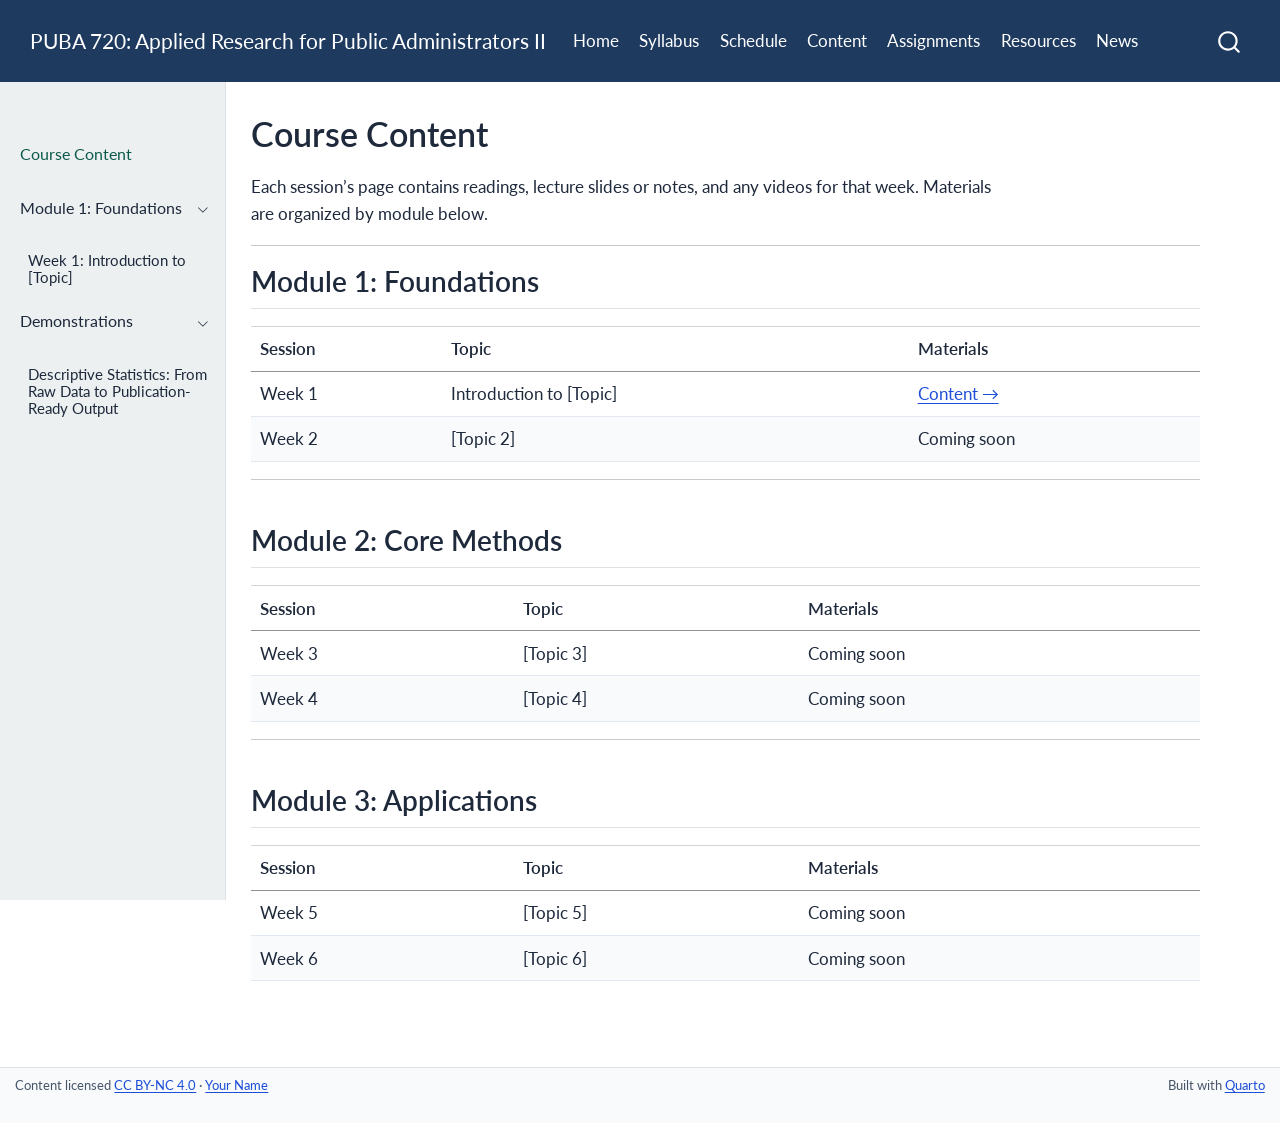
<file: content/index.html>
<!DOCTYPE html>
<html xmlns="http://www.w3.org/1999/xhtml" lang="en" xml:lang="en"><head>

<meta charset="utf-8">
<meta name="generator" content="quarto-1.8.27">

<meta name="viewport" content="width=device-width, initial-scale=1.0, user-scalable=yes">


<title>Course Content – PUBA 720: Applied Research for Public Administrators II</title>
<style>
code{white-space: pre-wrap;}
span.smallcaps{font-variant: small-caps;}
div.columns{display: flex; gap: min(4vw, 1.5em);}
div.column{flex: auto; overflow-x: auto;}
div.hanging-indent{margin-left: 1.5em; text-indent: -1.5em;}
ul.task-list{list-style: none;}
ul.task-list li input[type="checkbox"] {
  width: 0.8em;
  margin: 0 0.8em 0.2em -1em; /* quarto-specific, see https://github.com/quarto-dev/quarto-cli/issues/4556 */ 
  vertical-align: middle;
}
</style>


<script src="../site_libs/quarto-nav/quarto-nav.js"></script>
<script src="../site_libs/clipboard/clipboard.min.js"></script>
<script src="../site_libs/quarto-search/autocomplete.umd.js"></script>
<script src="../site_libs/quarto-search/fuse.min.js"></script>
<script src="../site_libs/quarto-search/quarto-search.js"></script>
<meta name="quarto:offset" content="../">
<script src="../site_libs/quarto-html/quarto.js" type="module"></script>
<script src="../site_libs/quarto-html/tabsets/tabsets.js" type="module"></script>
<script src="../site_libs/quarto-html/axe/axe-check.js" type="module"></script>
<script src="../site_libs/quarto-html/popper.min.js"></script>
<script src="../site_libs/quarto-html/tippy.umd.min.js"></script>
<script src="../site_libs/quarto-html/anchor.min.js"></script>
<link href="../site_libs/quarto-html/tippy.css" rel="stylesheet">
<link href="../site_libs/quarto-html/quarto-syntax-highlighting-ed96de9b727972fe78a7b5d16c58bf87.css" rel="stylesheet" id="quarto-text-highlighting-styles">
<script src="../site_libs/bootstrap/bootstrap.min.js"></script>
<link href="../site_libs/bootstrap/bootstrap-icons.css" rel="stylesheet">
<link href="../site_libs/bootstrap/bootstrap-c410477cb083180b8fe2dfa5824c04f8.min.css" rel="stylesheet" append-hash="true" id="quarto-bootstrap" data-mode="light">
<script id="quarto-search-options" type="application/json">{
  "location": "navbar",
  "copy-button": false,
  "collapse-after": 3,
  "panel-placement": "end",
  "type": "overlay",
  "limit": 50,
  "keyboard-shortcut": [
    "f",
    "/",
    "s"
  ],
  "show-item-context": false,
  "language": {
    "search-no-results-text": "No results",
    "search-matching-documents-text": "matching documents",
    "search-copy-link-title": "Copy link to search",
    "search-hide-matches-text": "Hide additional matches",
    "search-more-match-text": "more match in this document",
    "search-more-matches-text": "more matches in this document",
    "search-clear-button-title": "Clear",
    "search-text-placeholder": "",
    "search-detached-cancel-button-title": "Cancel",
    "search-submit-button-title": "Submit",
    "search-label": "Search"
  }
}</script>


<link rel="stylesheet" href="../styles.css">
</head>

<body class="nav-sidebar docked nav-fixed fullcontent quarto-light">

<div id="quarto-search-results"></div>
  <header id="quarto-header" class="headroom fixed-top">
    <nav class="navbar navbar-expand-lg " data-bs-theme="dark">
      <div class="navbar-container container-fluid">
      <div class="navbar-brand-container mx-auto">
    <a class="navbar-brand" href="../index.html">
    <span class="navbar-title">PUBA 720: Applied Research for Public Administrators II</span>
    </a>
  </div>
            <div id="quarto-search" class="" title="Search"></div>
          <button class="navbar-toggler" type="button" data-bs-toggle="collapse" data-bs-target="#navbarCollapse" aria-controls="navbarCollapse" role="menu" aria-expanded="false" aria-label="Toggle navigation" onclick="if (window.quartoToggleHeadroom) { window.quartoToggleHeadroom(); }">
  <span class="navbar-toggler-icon"></span>
</button>
          <div class="collapse navbar-collapse" id="navbarCollapse">
            <ul class="navbar-nav navbar-nav-scroll me-auto">
  <li class="nav-item">
    <a class="nav-link" href="../index.html"> 
<span class="menu-text">Home</span></a>
  </li>  
  <li class="nav-item">
    <a class="nav-link" href="../syllabus.html"> 
<span class="menu-text">Syllabus</span></a>
  </li>  
  <li class="nav-item">
    <a class="nav-link" href="../schedule.html"> 
<span class="menu-text">Schedule</span></a>
  </li>  
  <li class="nav-item">
    <a class="nav-link active" href="../content/index.html" aria-current="page"> 
<span class="menu-text">Content</span></a>
  </li>  
  <li class="nav-item">
    <a class="nav-link" href="../assignment/index.html"> 
<span class="menu-text">Assignments</span></a>
  </li>  
  <li class="nav-item">
    <a class="nav-link" href="../resources.html"> 
<span class="menu-text">Resources</span></a>
  </li>  
  <li class="nav-item">
    <a class="nav-link" href="../news.html"> 
<span class="menu-text">News</span></a>
  </li>  
</ul>
          </div> <!-- /navcollapse -->
            <div class="quarto-navbar-tools">
</div>
      </div> <!-- /container-fluid -->
    </nav>
  <nav class="quarto-secondary-nav">
    <div class="container-fluid d-flex">
      <button type="button" class="quarto-btn-toggle btn" data-bs-toggle="collapse" role="button" data-bs-target=".quarto-sidebar-collapse-item" aria-controls="quarto-sidebar" aria-expanded="false" aria-label="Toggle sidebar navigation" onclick="if (window.quartoToggleHeadroom) { window.quartoToggleHeadroom(); }">
        <i class="bi bi-layout-text-sidebar-reverse"></i>
      </button>
        <nav class="quarto-page-breadcrumbs" aria-label="breadcrumb"><ol class="breadcrumb"><li class="breadcrumb-item"><a href="../content/index.html">Course Content</a></li></ol></nav>
        <a class="flex-grow-1" role="navigation" data-bs-toggle="collapse" data-bs-target=".quarto-sidebar-collapse-item" aria-controls="quarto-sidebar" aria-expanded="false" aria-label="Toggle sidebar navigation" onclick="if (window.quartoToggleHeadroom) { window.quartoToggleHeadroom(); }">      
        </a>
      <button type="button" class="btn quarto-search-button" aria-label="Search" onclick="window.quartoOpenSearch();">
        <i class="bi bi-search"></i>
      </button>
    </div>
  </nav>
</header>
<!-- content -->
<div id="quarto-content" class="quarto-container page-columns page-rows-contents page-layout-article page-navbar">
<!-- sidebar -->
  <nav id="quarto-sidebar" class="sidebar collapse collapse-horizontal quarto-sidebar-collapse-item sidebar-navigation docked overflow-auto">
        <div class="mt-2 flex-shrink-0 align-items-center">
        <div class="sidebar-search">
        <div id="quarto-search" class="" title="Search"></div>
        </div>
        </div>
    <div class="sidebar-menu-container"> 
    <ul class="list-unstyled mt-1">
        <li class="sidebar-item">
  <div class="sidebar-item-container"> 
  <a href="../content/index.html" class="sidebar-item-text sidebar-link active">
 <span class="menu-text">Course Content</span></a>
  </div>
</li>
        <li class="sidebar-item sidebar-item-section">
      <div class="sidebar-item-container"> 
            <a class="sidebar-item-text sidebar-link text-start" data-bs-toggle="collapse" data-bs-target="#quarto-sidebar-section-1" role="navigation" aria-expanded="true">
 <span class="menu-text">Module 1: Foundations</span></a>
          <a class="sidebar-item-toggle text-start" data-bs-toggle="collapse" data-bs-target="#quarto-sidebar-section-1" role="navigation" aria-expanded="true" aria-label="Toggle section">
            <i class="bi bi-chevron-right ms-2"></i>
          </a> 
      </div>
      <ul id="quarto-sidebar-section-1" class="collapse list-unstyled sidebar-section depth1 show">  
          <li class="sidebar-item">
  <div class="sidebar-item-container"> 
  <a href="../content/01-content.html" class="sidebar-item-text sidebar-link">
 <span class="menu-text">Week 1: Introduction to [Topic]</span></a>
  </div>
</li>
      </ul>
  </li>
        <li class="sidebar-item sidebar-item-section">
      <div class="sidebar-item-container"> 
            <a class="sidebar-item-text sidebar-link text-start" data-bs-toggle="collapse" data-bs-target="#quarto-sidebar-section-2" role="navigation" aria-expanded="true">
 <span class="menu-text">Demonstrations</span></a>
          <a class="sidebar-item-toggle text-start" data-bs-toggle="collapse" data-bs-target="#quarto-sidebar-section-2" role="navigation" aria-expanded="true" aria-label="Toggle section">
            <i class="bi bi-chevron-right ms-2"></i>
          </a> 
      </div>
      <ul id="quarto-sidebar-section-2" class="collapse list-unstyled sidebar-section depth1 show">  
          <li class="sidebar-item">
  <div class="sidebar-item-container"> 
  <a href="../content/demo-quarto-vs-canvas.html" class="sidebar-item-text sidebar-link">
 <span class="menu-text">Descriptive Statistics: From Raw Data to Publication-Ready Output</span></a>
  </div>
</li>
      </ul>
  </li>
    </ul>
    </div>
</nav>
<div id="quarto-sidebar-glass" class="quarto-sidebar-collapse-item" data-bs-toggle="collapse" data-bs-target=".quarto-sidebar-collapse-item"></div>
<!-- margin-sidebar -->
    
<!-- main -->
<main class="content" id="quarto-document-content">
<!-- WCAG 2.4.1: Bypass Blocks — skip link becomes visible on keyboard focus -->
<a class="skip-nav" href="#quarto-document-content">Skip to main content</a>

<header id="title-block-header" class="quarto-title-block default">
<div class="quarto-title">
<h1 class="title">Course Content</h1>
</div>



<div class="quarto-title-meta">

    
  
    
  </div>
  


</header>


<p>Each session’s page contains readings, lecture slides or notes, and any videos for that week. Materials are organized by module below.</p>
<hr>
<section id="module-1-foundations" class="level2">
<h2 class="anchored" data-anchor-id="module-1-foundations">Module 1: Foundations</h2>
<table class="caption-top table">
<thead>
<tr class="header">
<th>Session</th>
<th>Topic</th>
<th>Materials</th>
</tr>
</thead>
<tbody>
<tr class="odd">
<td>Week 1</td>
<td>Introduction to [Topic]</td>
<td><a href="../content/01-content.html">Content →</a></td>
</tr>
<tr class="even">
<td>Week 2</td>
<td>[Topic 2]</td>
<td>Coming soon</td>
</tr>
</tbody>
</table>
<hr>
</section>
<section id="module-2-core-methods" class="level2">
<h2 class="anchored" data-anchor-id="module-2-core-methods">Module 2: Core Methods</h2>
<table class="caption-top table">
<thead>
<tr class="header">
<th>Session</th>
<th>Topic</th>
<th>Materials</th>
</tr>
</thead>
<tbody>
<tr class="odd">
<td>Week 3</td>
<td>[Topic 3]</td>
<td>Coming soon</td>
</tr>
<tr class="even">
<td>Week 4</td>
<td>[Topic 4]</td>
<td>Coming soon</td>
</tr>
</tbody>
</table>
<hr>
</section>
<section id="module-3-applications" class="level2">
<h2 class="anchored" data-anchor-id="module-3-applications">Module 3: Applications</h2>
<table class="caption-top table">
<thead>
<tr class="header">
<th>Session</th>
<th>Topic</th>
<th>Materials</th>
</tr>
</thead>
<tbody>
<tr class="odd">
<td>Week 5</td>
<td>[Topic 5]</td>
<td>Coming soon</td>
</tr>
<tr class="even">
<td>Week 6</td>
<td>[Topic 6]</td>
<td>Coming soon</td>
</tr>
</tbody>
</table>


</section>

</main> <!-- /main -->
<script id="quarto-html-after-body" type="application/javascript">
  window.document.addEventListener("DOMContentLoaded", function (event) {
    const icon = "";
    const anchorJS = new window.AnchorJS();
    anchorJS.options = {
      placement: 'right',
      icon: icon
    };
    anchorJS.add('.anchored');
    const isCodeAnnotation = (el) => {
      for (const clz of el.classList) {
        if (clz.startsWith('code-annotation-')) {                     
          return true;
        }
      }
      return false;
    }
    const onCopySuccess = function(e) {
      // button target
      const button = e.trigger;
      // don't keep focus
      button.blur();
      // flash "checked"
      button.classList.add('code-copy-button-checked');
      var currentTitle = button.getAttribute("title");
      button.setAttribute("title", "Copied!");
      let tooltip;
      if (window.bootstrap) {
        button.setAttribute("data-bs-toggle", "tooltip");
        button.setAttribute("data-bs-placement", "left");
        button.setAttribute("data-bs-title", "Copied!");
        tooltip = new bootstrap.Tooltip(button, 
          { trigger: "manual", 
            customClass: "code-copy-button-tooltip",
            offset: [0, -8]});
        tooltip.show();    
      }
      setTimeout(function() {
        if (tooltip) {
          tooltip.hide();
          button.removeAttribute("data-bs-title");
          button.removeAttribute("data-bs-toggle");
          button.removeAttribute("data-bs-placement");
        }
        button.setAttribute("title", currentTitle);
        button.classList.remove('code-copy-button-checked');
      }, 1000);
      // clear code selection
      e.clearSelection();
    }
    const getTextToCopy = function(trigger) {
      const outerScaffold = trigger.parentElement.cloneNode(true);
      const codeEl = outerScaffold.querySelector('code');
      for (const childEl of codeEl.children) {
        if (isCodeAnnotation(childEl)) {
          childEl.remove();
        }
      }
      return codeEl.innerText;
    }
    const clipboard = new window.ClipboardJS('.code-copy-button:not([data-in-quarto-modal])', {
      text: getTextToCopy
    });
    clipboard.on('success', onCopySuccess);
    if (window.document.getElementById('quarto-embedded-source-code-modal')) {
      const clipboardModal = new window.ClipboardJS('.code-copy-button[data-in-quarto-modal]', {
        text: getTextToCopy,
        container: window.document.getElementById('quarto-embedded-source-code-modal')
      });
      clipboardModal.on('success', onCopySuccess);
    }
      var localhostRegex = new RegExp(/^(?:http|https):\/\/localhost\:?[0-9]*\//);
      var mailtoRegex = new RegExp(/^mailto:/);
        var filterRegex = new RegExp("https:\/\/colt-jensen\.github\.io\/puba-720-");
      var isInternal = (href) => {
          return filterRegex.test(href) || localhostRegex.test(href) || mailtoRegex.test(href);
      }
      // Inspect non-navigation links and adorn them if external
     var links = window.document.querySelectorAll('a[href]:not(.nav-link):not(.navbar-brand):not(.toc-action):not(.sidebar-link):not(.sidebar-item-toggle):not(.pagination-link):not(.no-external):not([aria-hidden]):not(.dropdown-item):not(.quarto-navigation-tool):not(.about-link)');
      for (var i=0; i<links.length; i++) {
        const link = links[i];
        if (!isInternal(link.href)) {
          // undo the damage that might have been done by quarto-nav.js in the case of
          // links that we want to consider external
          if (link.dataset.originalHref !== undefined) {
            link.href = link.dataset.originalHref;
          }
        }
      }
    function tippyHover(el, contentFn, onTriggerFn, onUntriggerFn) {
      const config = {
        allowHTML: true,
        maxWidth: 500,
        delay: 100,
        arrow: false,
        appendTo: function(el) {
            return el.parentElement;
        },
        interactive: true,
        interactiveBorder: 10,
        theme: 'quarto',
        placement: 'bottom-start',
      };
      if (contentFn) {
        config.content = contentFn;
      }
      if (onTriggerFn) {
        config.onTrigger = onTriggerFn;
      }
      if (onUntriggerFn) {
        config.onUntrigger = onUntriggerFn;
      }
      window.tippy(el, config); 
    }
    const noterefs = window.document.querySelectorAll('a[role="doc-noteref"]');
    for (var i=0; i<noterefs.length; i++) {
      const ref = noterefs[i];
      tippyHover(ref, function() {
        // use id or data attribute instead here
        let href = ref.getAttribute('data-footnote-href') || ref.getAttribute('href');
        try { href = new URL(href).hash; } catch {}
        const id = href.replace(/^#\/?/, "");
        const note = window.document.getElementById(id);
        if (note) {
          return note.innerHTML;
        } else {
          return "";
        }
      });
    }
    const xrefs = window.document.querySelectorAll('a.quarto-xref');
    const processXRef = (id, note) => {
      // Strip column container classes
      const stripColumnClz = (el) => {
        el.classList.remove("page-full", "page-columns");
        if (el.children) {
          for (const child of el.children) {
            stripColumnClz(child);
          }
        }
      }
      stripColumnClz(note)
      if (id === null || id.startsWith('sec-')) {
        // Special case sections, only their first couple elements
        const container = document.createElement("div");
        if (note.children && note.children.length > 2) {
          container.appendChild(note.children[0].cloneNode(true));
          for (let i = 1; i < note.children.length; i++) {
            const child = note.children[i];
            if (child.tagName === "P" && child.innerText === "") {
              continue;
            } else {
              container.appendChild(child.cloneNode(true));
              break;
            }
          }
          if (window.Quarto?.typesetMath) {
            window.Quarto.typesetMath(container);
          }
          return container.innerHTML
        } else {
          if (window.Quarto?.typesetMath) {
            window.Quarto.typesetMath(note);
          }
          return note.innerHTML;
        }
      } else {
        // Remove any anchor links if they are present
        const anchorLink = note.querySelector('a.anchorjs-link');
        if (anchorLink) {
          anchorLink.remove();
        }
        if (window.Quarto?.typesetMath) {
          window.Quarto.typesetMath(note);
        }
        if (note.classList.contains("callout")) {
          return note.outerHTML;
        } else {
          return note.innerHTML;
        }
      }
    }
    for (var i=0; i<xrefs.length; i++) {
      const xref = xrefs[i];
      tippyHover(xref, undefined, function(instance) {
        instance.disable();
        let url = xref.getAttribute('href');
        let hash = undefined; 
        if (url.startsWith('#')) {
          hash = url;
        } else {
          try { hash = new URL(url).hash; } catch {}
        }
        if (hash) {
          const id = hash.replace(/^#\/?/, "");
          const note = window.document.getElementById(id);
          if (note !== null) {
            try {
              const html = processXRef(id, note.cloneNode(true));
              instance.setContent(html);
            } finally {
              instance.enable();
              instance.show();
            }
          } else {
            // See if we can fetch this
            fetch(url.split('#')[0])
            .then(res => res.text())
            .then(html => {
              const parser = new DOMParser();
              const htmlDoc = parser.parseFromString(html, "text/html");
              const note = htmlDoc.getElementById(id);
              if (note !== null) {
                const html = processXRef(id, note);
                instance.setContent(html);
              } 
            }).finally(() => {
              instance.enable();
              instance.show();
            });
          }
        } else {
          // See if we can fetch a full url (with no hash to target)
          // This is a special case and we should probably do some content thinning / targeting
          fetch(url)
          .then(res => res.text())
          .then(html => {
            const parser = new DOMParser();
            const htmlDoc = parser.parseFromString(html, "text/html");
            const note = htmlDoc.querySelector('main.content');
            if (note !== null) {
              // This should only happen for chapter cross references
              // (since there is no id in the URL)
              // remove the first header
              if (note.children.length > 0 && note.children[0].tagName === "HEADER") {
                note.children[0].remove();
              }
              const html = processXRef(null, note);
              instance.setContent(html);
            } 
          }).finally(() => {
            instance.enable();
            instance.show();
          });
        }
      }, function(instance) {
      });
    }
        let selectedAnnoteEl;
        const selectorForAnnotation = ( cell, annotation) => {
          let cellAttr = 'data-code-cell="' + cell + '"';
          let lineAttr = 'data-code-annotation="' +  annotation + '"';
          const selector = 'span[' + cellAttr + '][' + lineAttr + ']';
          return selector;
        }
        const selectCodeLines = (annoteEl) => {
          const doc = window.document;
          const targetCell = annoteEl.getAttribute("data-target-cell");
          const targetAnnotation = annoteEl.getAttribute("data-target-annotation");
          const annoteSpan = window.document.querySelector(selectorForAnnotation(targetCell, targetAnnotation));
          const lines = annoteSpan.getAttribute("data-code-lines").split(",");
          const lineIds = lines.map((line) => {
            return targetCell + "-" + line;
          })
          let top = null;
          let height = null;
          let parent = null;
          if (lineIds.length > 0) {
              //compute the position of the single el (top and bottom and make a div)
              const el = window.document.getElementById(lineIds[0]);
              top = el.offsetTop;
              height = el.offsetHeight;
              parent = el.parentElement.parentElement;
            if (lineIds.length > 1) {
              const lastEl = window.document.getElementById(lineIds[lineIds.length - 1]);
              const bottom = lastEl.offsetTop + lastEl.offsetHeight;
              height = bottom - top;
            }
            if (top !== null && height !== null && parent !== null) {
              // cook up a div (if necessary) and position it 
              let div = window.document.getElementById("code-annotation-line-highlight");
              if (div === null) {
                div = window.document.createElement("div");
                div.setAttribute("id", "code-annotation-line-highlight");
                div.style.position = 'absolute';
                parent.appendChild(div);
              }
              div.style.top = top - 2 + "px";
              div.style.height = height + 4 + "px";
              div.style.left = 0;
              let gutterDiv = window.document.getElementById("code-annotation-line-highlight-gutter");
              if (gutterDiv === null) {
                gutterDiv = window.document.createElement("div");
                gutterDiv.setAttribute("id", "code-annotation-line-highlight-gutter");
                gutterDiv.style.position = 'absolute';
                const codeCell = window.document.getElementById(targetCell);
                const gutter = codeCell.querySelector('.code-annotation-gutter');
                gutter.appendChild(gutterDiv);
              }
              gutterDiv.style.top = top - 2 + "px";
              gutterDiv.style.height = height + 4 + "px";
            }
            selectedAnnoteEl = annoteEl;
          }
        };
        const unselectCodeLines = () => {
          const elementsIds = ["code-annotation-line-highlight", "code-annotation-line-highlight-gutter"];
          elementsIds.forEach((elId) => {
            const div = window.document.getElementById(elId);
            if (div) {
              div.remove();
            }
          });
          selectedAnnoteEl = undefined;
        };
          // Handle positioning of the toggle
      window.addEventListener(
        "resize",
        throttle(() => {
          elRect = undefined;
          if (selectedAnnoteEl) {
            selectCodeLines(selectedAnnoteEl);
          }
        }, 10)
      );
      function throttle(fn, ms) {
      let throttle = false;
      let timer;
        return (...args) => {
          if(!throttle) { // first call gets through
              fn.apply(this, args);
              throttle = true;
          } else { // all the others get throttled
              if(timer) clearTimeout(timer); // cancel #2
              timer = setTimeout(() => {
                fn.apply(this, args);
                timer = throttle = false;
              }, ms);
          }
        };
      }
        // Attach click handler to the DT
        const annoteDls = window.document.querySelectorAll('dt[data-target-cell]');
        for (const annoteDlNode of annoteDls) {
          annoteDlNode.addEventListener('click', (event) => {
            const clickedEl = event.target;
            if (clickedEl !== selectedAnnoteEl) {
              unselectCodeLines();
              const activeEl = window.document.querySelector('dt[data-target-cell].code-annotation-active');
              if (activeEl) {
                activeEl.classList.remove('code-annotation-active');
              }
              selectCodeLines(clickedEl);
              clickedEl.classList.add('code-annotation-active');
            } else {
              // Unselect the line
              unselectCodeLines();
              clickedEl.classList.remove('code-annotation-active');
            }
          });
        }
    const findCites = (el) => {
      const parentEl = el.parentElement;
      if (parentEl) {
        const cites = parentEl.dataset.cites;
        if (cites) {
          return {
            el,
            cites: cites.split(' ')
          };
        } else {
          return findCites(el.parentElement)
        }
      } else {
        return undefined;
      }
    };
    var bibliorefs = window.document.querySelectorAll('a[role="doc-biblioref"]');
    for (var i=0; i<bibliorefs.length; i++) {
      const ref = bibliorefs[i];
      const citeInfo = findCites(ref);
      if (citeInfo) {
        tippyHover(citeInfo.el, function() {
          var popup = window.document.createElement('div');
          citeInfo.cites.forEach(function(cite) {
            var citeDiv = window.document.createElement('div');
            citeDiv.classList.add('hanging-indent');
            citeDiv.classList.add('csl-entry');
            var biblioDiv = window.document.getElementById('ref-' + cite);
            if (biblioDiv) {
              citeDiv.innerHTML = biblioDiv.innerHTML;
            }
            popup.appendChild(citeDiv);
          });
          return popup.innerHTML;
        });
      }
    }
  });
  </script>
</div> <!-- /content -->
<footer class="footer">
  <div class="nav-footer">
    <div class="nav-footer-left">
<p>Content licensed <a href="https://creativecommons.org/licenses/by-nc/4.0/">CC BY-NC 4.0</a> · <a href="https://yourwebsite.com">Your Name</a></p>
</div>   
    <div class="nav-footer-center">
      &nbsp;
    </div>
    <div class="nav-footer-right">
<p>Built with <a href="https://quarto.org/">Quarto</a></p>
</div>
  </div>
</footer>




</body></html>
</file>
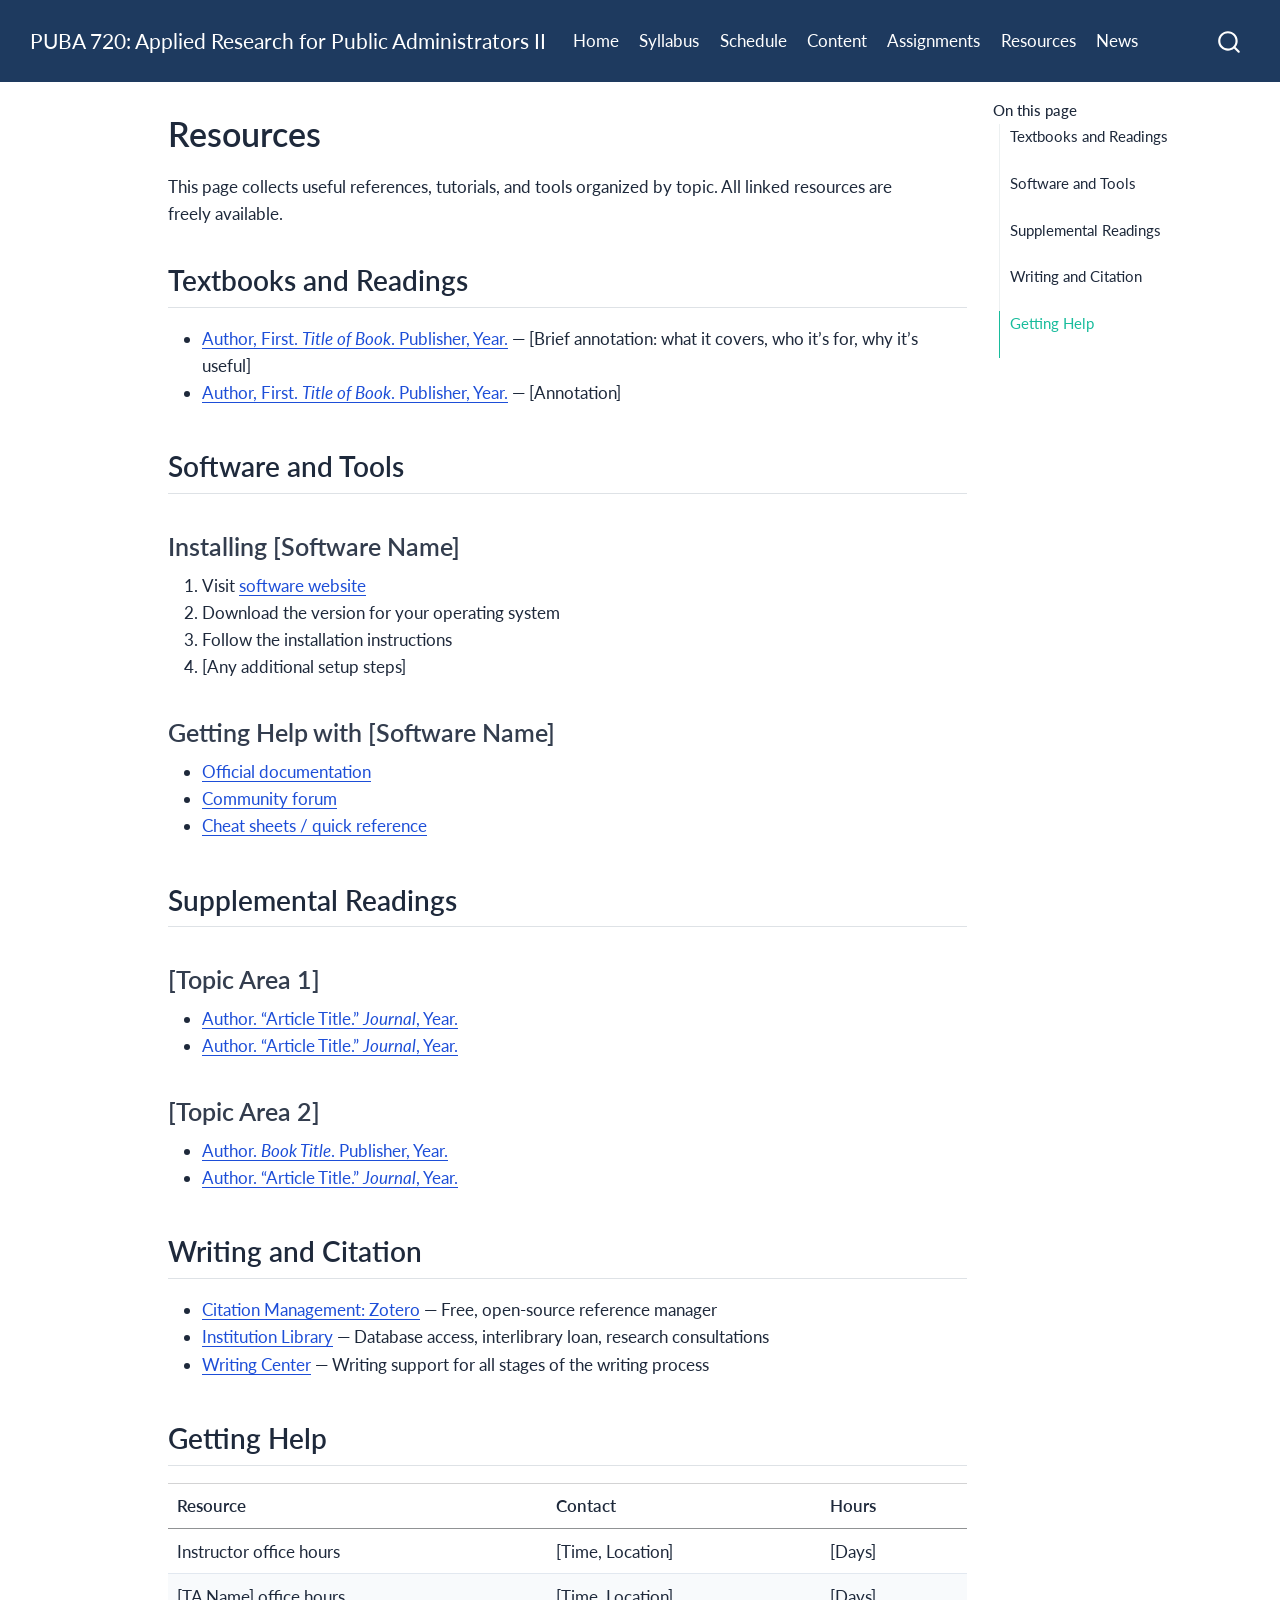
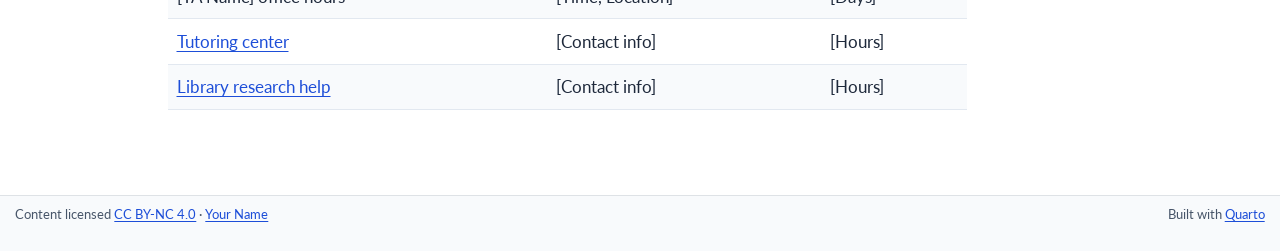
<file: resources.html>
<!DOCTYPE html>
<html xmlns="http://www.w3.org/1999/xhtml" lang="en" xml:lang="en"><head>

<meta charset="utf-8">
<meta name="generator" content="quarto-1.8.27">

<meta name="viewport" content="width=device-width, initial-scale=1.0, user-scalable=yes">


<title>Resources – PUBA 720: Applied Research for Public Administrators II</title>
<style>
code{white-space: pre-wrap;}
span.smallcaps{font-variant: small-caps;}
div.columns{display: flex; gap: min(4vw, 1.5em);}
div.column{flex: auto; overflow-x: auto;}
div.hanging-indent{margin-left: 1.5em; text-indent: -1.5em;}
ul.task-list{list-style: none;}
ul.task-list li input[type="checkbox"] {
  width: 0.8em;
  margin: 0 0.8em 0.2em -1em; /* quarto-specific, see https://github.com/quarto-dev/quarto-cli/issues/4556 */ 
  vertical-align: middle;
}
</style>


<script src="site_libs/quarto-nav/quarto-nav.js"></script>
<script src="site_libs/clipboard/clipboard.min.js"></script>
<script src="site_libs/quarto-search/autocomplete.umd.js"></script>
<script src="site_libs/quarto-search/fuse.min.js"></script>
<script src="site_libs/quarto-search/quarto-search.js"></script>
<meta name="quarto:offset" content="./">
<script src="site_libs/quarto-html/quarto.js" type="module"></script>
<script src="site_libs/quarto-html/tabsets/tabsets.js" type="module"></script>
<script src="site_libs/quarto-html/axe/axe-check.js" type="module"></script>
<script src="site_libs/quarto-html/popper.min.js"></script>
<script src="site_libs/quarto-html/tippy.umd.min.js"></script>
<script src="site_libs/quarto-html/anchor.min.js"></script>
<link href="site_libs/quarto-html/tippy.css" rel="stylesheet">
<link href="site_libs/quarto-html/quarto-syntax-highlighting-ed96de9b727972fe78a7b5d16c58bf87.css" rel="stylesheet" id="quarto-text-highlighting-styles">
<script src="site_libs/bootstrap/bootstrap.min.js"></script>
<link href="site_libs/bootstrap/bootstrap-icons.css" rel="stylesheet">
<link href="site_libs/bootstrap/bootstrap-c410477cb083180b8fe2dfa5824c04f8.min.css" rel="stylesheet" append-hash="true" id="quarto-bootstrap" data-mode="light">
<script id="quarto-search-options" type="application/json">{
  "location": "navbar",
  "copy-button": false,
  "collapse-after": 3,
  "panel-placement": "end",
  "type": "overlay",
  "limit": 50,
  "keyboard-shortcut": [
    "f",
    "/",
    "s"
  ],
  "show-item-context": false,
  "language": {
    "search-no-results-text": "No results",
    "search-matching-documents-text": "matching documents",
    "search-copy-link-title": "Copy link to search",
    "search-hide-matches-text": "Hide additional matches",
    "search-more-match-text": "more match in this document",
    "search-more-matches-text": "more matches in this document",
    "search-clear-button-title": "Clear",
    "search-text-placeholder": "",
    "search-detached-cancel-button-title": "Cancel",
    "search-submit-button-title": "Submit",
    "search-label": "Search"
  }
}</script>


<link rel="stylesheet" href="styles.css">
</head>

<body class="nav-fixed quarto-light">

<div id="quarto-search-results"></div>
  <header id="quarto-header" class="headroom fixed-top">
    <nav class="navbar navbar-expand-lg " data-bs-theme="dark">
      <div class="navbar-container container-fluid">
      <div class="navbar-brand-container mx-auto">
    <a class="navbar-brand" href="./index.html">
    <span class="navbar-title">PUBA 720: Applied Research for Public Administrators II</span>
    </a>
  </div>
            <div id="quarto-search" class="" title="Search"></div>
          <button class="navbar-toggler" type="button" data-bs-toggle="collapse" data-bs-target="#navbarCollapse" aria-controls="navbarCollapse" role="menu" aria-expanded="false" aria-label="Toggle navigation" onclick="if (window.quartoToggleHeadroom) { window.quartoToggleHeadroom(); }">
  <span class="navbar-toggler-icon"></span>
</button>
          <div class="collapse navbar-collapse" id="navbarCollapse">
            <ul class="navbar-nav navbar-nav-scroll me-auto">
  <li class="nav-item">
    <a class="nav-link" href="./index.html"> 
<span class="menu-text">Home</span></a>
  </li>  
  <li class="nav-item">
    <a class="nav-link" href="./syllabus.html"> 
<span class="menu-text">Syllabus</span></a>
  </li>  
  <li class="nav-item">
    <a class="nav-link" href="./schedule.html"> 
<span class="menu-text">Schedule</span></a>
  </li>  
  <li class="nav-item">
    <a class="nav-link" href="./content/index.html"> 
<span class="menu-text">Content</span></a>
  </li>  
  <li class="nav-item">
    <a class="nav-link" href="./assignment/index.html"> 
<span class="menu-text">Assignments</span></a>
  </li>  
  <li class="nav-item">
    <a class="nav-link active" href="./resources.html" aria-current="page"> 
<span class="menu-text">Resources</span></a>
  </li>  
  <li class="nav-item">
    <a class="nav-link" href="./news.html"> 
<span class="menu-text">News</span></a>
  </li>  
</ul>
          </div> <!-- /navcollapse -->
            <div class="quarto-navbar-tools">
</div>
      </div> <!-- /container-fluid -->
    </nav>
</header>
<!-- content -->
<div id="quarto-content" class="quarto-container page-columns page-rows-contents page-layout-article page-navbar">
<!-- sidebar -->
<!-- margin-sidebar -->
    <div id="quarto-margin-sidebar" class="sidebar margin-sidebar">
        <nav id="TOC" role="doc-toc" class="toc-active">
    <h2 id="toc-title">On this page</h2>
   
  <ul>
  <li><a href="#textbooks-and-readings" id="toc-textbooks-and-readings" class="nav-link active" data-scroll-target="#textbooks-and-readings">Textbooks and Readings</a></li>
  <li><a href="#software-and-tools" id="toc-software-and-tools" class="nav-link" data-scroll-target="#software-and-tools">Software and Tools</a>
  <ul class="collapse">
  <li><a href="#installing-software-name" id="toc-installing-software-name" class="nav-link" data-scroll-target="#installing-software-name">Installing [Software Name]</a></li>
  <li><a href="#getting-help-with-software-name" id="toc-getting-help-with-software-name" class="nav-link" data-scroll-target="#getting-help-with-software-name">Getting Help with [Software Name]</a></li>
  </ul></li>
  <li><a href="#supplemental-readings" id="toc-supplemental-readings" class="nav-link" data-scroll-target="#supplemental-readings">Supplemental Readings</a>
  <ul class="collapse">
  <li><a href="#topic-area-1" id="toc-topic-area-1" class="nav-link" data-scroll-target="#topic-area-1">[Topic Area 1]</a></li>
  <li><a href="#topic-area-2" id="toc-topic-area-2" class="nav-link" data-scroll-target="#topic-area-2">[Topic Area 2]</a></li>
  </ul></li>
  <li><a href="#writing-and-citation" id="toc-writing-and-citation" class="nav-link" data-scroll-target="#writing-and-citation">Writing and Citation</a></li>
  <li><a href="#getting-help" id="toc-getting-help" class="nav-link" data-scroll-target="#getting-help">Getting Help</a></li>
  </ul>
</nav>
    </div>
<!-- main -->
<main class="content" id="quarto-document-content">
<!-- WCAG 2.4.1: Bypass Blocks — skip link becomes visible on keyboard focus -->
<a class="skip-nav" href="#quarto-document-content">Skip to main content</a>

<header id="title-block-header" class="quarto-title-block default">
<div class="quarto-title">
<h1 class="title">Resources</h1>
</div>



<div class="quarto-title-meta">

    
  
    
  </div>
  


</header>


<p>This page collects useful references, tutorials, and tools organized by topic. All linked resources are freely available.</p>
<section id="textbooks-and-readings" class="level2">
<h2 class="anchored" data-anchor-id="textbooks-and-readings">Textbooks and Readings</h2>
<ul>
<li><a href="link">Author, First. <em>Title of Book</em>. Publisher, Year.</a> — [Brief annotation: what it covers, who it’s for, why it’s useful]</li>
<li><a href="link">Author, First. <em>Title of Book</em>. Publisher, Year.</a> — [Annotation]</li>
</ul>
</section>
<section id="software-and-tools" class="level2">
<h2 class="anchored" data-anchor-id="software-and-tools">Software and Tools</h2>
<section id="installing-software-name" class="level3">
<h3 class="anchored" data-anchor-id="installing-software-name">Installing [Software Name]</h3>
<ol type="1">
<li>Visit <a href="link">software website</a></li>
<li>Download the version for your operating system</li>
<li>Follow the installation instructions</li>
<li>[Any additional setup steps]</li>
</ol>
</section>
<section id="getting-help-with-software-name" class="level3">
<h3 class="anchored" data-anchor-id="getting-help-with-software-name">Getting Help with [Software Name]</h3>
<ul>
<li><a href="link">Official documentation</a></li>
<li><a href="link">Community forum</a></li>
<li><a href="link">Cheat sheets / quick reference</a></li>
</ul>
</section>
</section>
<section id="supplemental-readings" class="level2">
<h2 class="anchored" data-anchor-id="supplemental-readings">Supplemental Readings</h2>
<section id="topic-area-1" class="level3">
<h3 class="anchored" data-anchor-id="topic-area-1">[Topic Area 1]</h3>
<ul>
<li><a href="link">Author. “Article Title.” <em>Journal</em>, Year.</a></li>
<li><a href="link">Author. “Article Title.” <em>Journal</em>, Year.</a></li>
</ul>
</section>
<section id="topic-area-2" class="level3">
<h3 class="anchored" data-anchor-id="topic-area-2">[Topic Area 2]</h3>
<ul>
<li><a href="link">Author. <em>Book Title</em>. Publisher, Year.</a></li>
<li><a href="link">Author. “Article Title.” <em>Journal</em>, Year.</a></li>
</ul>
</section>
</section>
<section id="writing-and-citation" class="level2">
<h2 class="anchored" data-anchor-id="writing-and-citation">Writing and Citation</h2>
<ul>
<li><a href="https://www.zotero.org/">Citation Management: Zotero</a> — Free, open-source reference manager</li>
<li><a href="link">Institution Library</a> — Database access, interlibrary loan, research consultations</li>
<li><a href="link">Writing Center</a> — Writing support for all stages of the writing process</li>
</ul>
</section>
<section id="getting-help" class="level2">
<h2 class="anchored" data-anchor-id="getting-help">Getting Help</h2>
<table class="caption-top table">
<thead>
<tr class="header">
<th>Resource</th>
<th>Contact</th>
<th>Hours</th>
</tr>
</thead>
<tbody>
<tr class="odd">
<td>Instructor office hours</td>
<td>[Time, Location]</td>
<td>[Days]</td>
</tr>
<tr class="even">
<td>[TA Name] office hours</td>
<td>[Time, Location]</td>
<td>[Days]</td>
</tr>
<tr class="odd">
<td><a href="link">Tutoring center</a></td>
<td>[Contact info]</td>
<td>[Hours]</td>
</tr>
<tr class="even">
<td><a href="link">Library research help</a></td>
<td>[Contact info]</td>
<td>[Hours]</td>
</tr>
</tbody>
</table>


</section>

</main> <!-- /main -->
<script id="quarto-html-after-body" type="application/javascript">
  window.document.addEventListener("DOMContentLoaded", function (event) {
    const icon = "";
    const anchorJS = new window.AnchorJS();
    anchorJS.options = {
      placement: 'right',
      icon: icon
    };
    anchorJS.add('.anchored');
    const isCodeAnnotation = (el) => {
      for (const clz of el.classList) {
        if (clz.startsWith('code-annotation-')) {                     
          return true;
        }
      }
      return false;
    }
    const onCopySuccess = function(e) {
      // button target
      const button = e.trigger;
      // don't keep focus
      button.blur();
      // flash "checked"
      button.classList.add('code-copy-button-checked');
      var currentTitle = button.getAttribute("title");
      button.setAttribute("title", "Copied!");
      let tooltip;
      if (window.bootstrap) {
        button.setAttribute("data-bs-toggle", "tooltip");
        button.setAttribute("data-bs-placement", "left");
        button.setAttribute("data-bs-title", "Copied!");
        tooltip = new bootstrap.Tooltip(button, 
          { trigger: "manual", 
            customClass: "code-copy-button-tooltip",
            offset: [0, -8]});
        tooltip.show();    
      }
      setTimeout(function() {
        if (tooltip) {
          tooltip.hide();
          button.removeAttribute("data-bs-title");
          button.removeAttribute("data-bs-toggle");
          button.removeAttribute("data-bs-placement");
        }
        button.setAttribute("title", currentTitle);
        button.classList.remove('code-copy-button-checked');
      }, 1000);
      // clear code selection
      e.clearSelection();
    }
    const getTextToCopy = function(trigger) {
      const outerScaffold = trigger.parentElement.cloneNode(true);
      const codeEl = outerScaffold.querySelector('code');
      for (const childEl of codeEl.children) {
        if (isCodeAnnotation(childEl)) {
          childEl.remove();
        }
      }
      return codeEl.innerText;
    }
    const clipboard = new window.ClipboardJS('.code-copy-button:not([data-in-quarto-modal])', {
      text: getTextToCopy
    });
    clipboard.on('success', onCopySuccess);
    if (window.document.getElementById('quarto-embedded-source-code-modal')) {
      const clipboardModal = new window.ClipboardJS('.code-copy-button[data-in-quarto-modal]', {
        text: getTextToCopy,
        container: window.document.getElementById('quarto-embedded-source-code-modal')
      });
      clipboardModal.on('success', onCopySuccess);
    }
      var localhostRegex = new RegExp(/^(?:http|https):\/\/localhost\:?[0-9]*\//);
      var mailtoRegex = new RegExp(/^mailto:/);
        var filterRegex = new RegExp("https:\/\/colt-jensen\.github\.io\/puba-720-");
      var isInternal = (href) => {
          return filterRegex.test(href) || localhostRegex.test(href) || mailtoRegex.test(href);
      }
      // Inspect non-navigation links and adorn them if external
     var links = window.document.querySelectorAll('a[href]:not(.nav-link):not(.navbar-brand):not(.toc-action):not(.sidebar-link):not(.sidebar-item-toggle):not(.pagination-link):not(.no-external):not([aria-hidden]):not(.dropdown-item):not(.quarto-navigation-tool):not(.about-link)');
      for (var i=0; i<links.length; i++) {
        const link = links[i];
        if (!isInternal(link.href)) {
          // undo the damage that might have been done by quarto-nav.js in the case of
          // links that we want to consider external
          if (link.dataset.originalHref !== undefined) {
            link.href = link.dataset.originalHref;
          }
        }
      }
    function tippyHover(el, contentFn, onTriggerFn, onUntriggerFn) {
      const config = {
        allowHTML: true,
        maxWidth: 500,
        delay: 100,
        arrow: false,
        appendTo: function(el) {
            return el.parentElement;
        },
        interactive: true,
        interactiveBorder: 10,
        theme: 'quarto',
        placement: 'bottom-start',
      };
      if (contentFn) {
        config.content = contentFn;
      }
      if (onTriggerFn) {
        config.onTrigger = onTriggerFn;
      }
      if (onUntriggerFn) {
        config.onUntrigger = onUntriggerFn;
      }
      window.tippy(el, config); 
    }
    const noterefs = window.document.querySelectorAll('a[role="doc-noteref"]');
    for (var i=0; i<noterefs.length; i++) {
      const ref = noterefs[i];
      tippyHover(ref, function() {
        // use id or data attribute instead here
        let href = ref.getAttribute('data-footnote-href') || ref.getAttribute('href');
        try { href = new URL(href).hash; } catch {}
        const id = href.replace(/^#\/?/, "");
        const note = window.document.getElementById(id);
        if (note) {
          return note.innerHTML;
        } else {
          return "";
        }
      });
    }
    const xrefs = window.document.querySelectorAll('a.quarto-xref');
    const processXRef = (id, note) => {
      // Strip column container classes
      const stripColumnClz = (el) => {
        el.classList.remove("page-full", "page-columns");
        if (el.children) {
          for (const child of el.children) {
            stripColumnClz(child);
          }
        }
      }
      stripColumnClz(note)
      if (id === null || id.startsWith('sec-')) {
        // Special case sections, only their first couple elements
        const container = document.createElement("div");
        if (note.children && note.children.length > 2) {
          container.appendChild(note.children[0].cloneNode(true));
          for (let i = 1; i < note.children.length; i++) {
            const child = note.children[i];
            if (child.tagName === "P" && child.innerText === "") {
              continue;
            } else {
              container.appendChild(child.cloneNode(true));
              break;
            }
          }
          if (window.Quarto?.typesetMath) {
            window.Quarto.typesetMath(container);
          }
          return container.innerHTML
        } else {
          if (window.Quarto?.typesetMath) {
            window.Quarto.typesetMath(note);
          }
          return note.innerHTML;
        }
      } else {
        // Remove any anchor links if they are present
        const anchorLink = note.querySelector('a.anchorjs-link');
        if (anchorLink) {
          anchorLink.remove();
        }
        if (window.Quarto?.typesetMath) {
          window.Quarto.typesetMath(note);
        }
        if (note.classList.contains("callout")) {
          return note.outerHTML;
        } else {
          return note.innerHTML;
        }
      }
    }
    for (var i=0; i<xrefs.length; i++) {
      const xref = xrefs[i];
      tippyHover(xref, undefined, function(instance) {
        instance.disable();
        let url = xref.getAttribute('href');
        let hash = undefined; 
        if (url.startsWith('#')) {
          hash = url;
        } else {
          try { hash = new URL(url).hash; } catch {}
        }
        if (hash) {
          const id = hash.replace(/^#\/?/, "");
          const note = window.document.getElementById(id);
          if (note !== null) {
            try {
              const html = processXRef(id, note.cloneNode(true));
              instance.setContent(html);
            } finally {
              instance.enable();
              instance.show();
            }
          } else {
            // See if we can fetch this
            fetch(url.split('#')[0])
            .then(res => res.text())
            .then(html => {
              const parser = new DOMParser();
              const htmlDoc = parser.parseFromString(html, "text/html");
              const note = htmlDoc.getElementById(id);
              if (note !== null) {
                const html = processXRef(id, note);
                instance.setContent(html);
              } 
            }).finally(() => {
              instance.enable();
              instance.show();
            });
          }
        } else {
          // See if we can fetch a full url (with no hash to target)
          // This is a special case and we should probably do some content thinning / targeting
          fetch(url)
          .then(res => res.text())
          .then(html => {
            const parser = new DOMParser();
            const htmlDoc = parser.parseFromString(html, "text/html");
            const note = htmlDoc.querySelector('main.content');
            if (note !== null) {
              // This should only happen for chapter cross references
              // (since there is no id in the URL)
              // remove the first header
              if (note.children.length > 0 && note.children[0].tagName === "HEADER") {
                note.children[0].remove();
              }
              const html = processXRef(null, note);
              instance.setContent(html);
            } 
          }).finally(() => {
            instance.enable();
            instance.show();
          });
        }
      }, function(instance) {
      });
    }
        let selectedAnnoteEl;
        const selectorForAnnotation = ( cell, annotation) => {
          let cellAttr = 'data-code-cell="' + cell + '"';
          let lineAttr = 'data-code-annotation="' +  annotation + '"';
          const selector = 'span[' + cellAttr + '][' + lineAttr + ']';
          return selector;
        }
        const selectCodeLines = (annoteEl) => {
          const doc = window.document;
          const targetCell = annoteEl.getAttribute("data-target-cell");
          const targetAnnotation = annoteEl.getAttribute("data-target-annotation");
          const annoteSpan = window.document.querySelector(selectorForAnnotation(targetCell, targetAnnotation));
          const lines = annoteSpan.getAttribute("data-code-lines").split(",");
          const lineIds = lines.map((line) => {
            return targetCell + "-" + line;
          })
          let top = null;
          let height = null;
          let parent = null;
          if (lineIds.length > 0) {
              //compute the position of the single el (top and bottom and make a div)
              const el = window.document.getElementById(lineIds[0]);
              top = el.offsetTop;
              height = el.offsetHeight;
              parent = el.parentElement.parentElement;
            if (lineIds.length > 1) {
              const lastEl = window.document.getElementById(lineIds[lineIds.length - 1]);
              const bottom = lastEl.offsetTop + lastEl.offsetHeight;
              height = bottom - top;
            }
            if (top !== null && height !== null && parent !== null) {
              // cook up a div (if necessary) and position it 
              let div = window.document.getElementById("code-annotation-line-highlight");
              if (div === null) {
                div = window.document.createElement("div");
                div.setAttribute("id", "code-annotation-line-highlight");
                div.style.position = 'absolute';
                parent.appendChild(div);
              }
              div.style.top = top - 2 + "px";
              div.style.height = height + 4 + "px";
              div.style.left = 0;
              let gutterDiv = window.document.getElementById("code-annotation-line-highlight-gutter");
              if (gutterDiv === null) {
                gutterDiv = window.document.createElement("div");
                gutterDiv.setAttribute("id", "code-annotation-line-highlight-gutter");
                gutterDiv.style.position = 'absolute';
                const codeCell = window.document.getElementById(targetCell);
                const gutter = codeCell.querySelector('.code-annotation-gutter');
                gutter.appendChild(gutterDiv);
              }
              gutterDiv.style.top = top - 2 + "px";
              gutterDiv.style.height = height + 4 + "px";
            }
            selectedAnnoteEl = annoteEl;
          }
        };
        const unselectCodeLines = () => {
          const elementsIds = ["code-annotation-line-highlight", "code-annotation-line-highlight-gutter"];
          elementsIds.forEach((elId) => {
            const div = window.document.getElementById(elId);
            if (div) {
              div.remove();
            }
          });
          selectedAnnoteEl = undefined;
        };
          // Handle positioning of the toggle
      window.addEventListener(
        "resize",
        throttle(() => {
          elRect = undefined;
          if (selectedAnnoteEl) {
            selectCodeLines(selectedAnnoteEl);
          }
        }, 10)
      );
      function throttle(fn, ms) {
      let throttle = false;
      let timer;
        return (...args) => {
          if(!throttle) { // first call gets through
              fn.apply(this, args);
              throttle = true;
          } else { // all the others get throttled
              if(timer) clearTimeout(timer); // cancel #2
              timer = setTimeout(() => {
                fn.apply(this, args);
                timer = throttle = false;
              }, ms);
          }
        };
      }
        // Attach click handler to the DT
        const annoteDls = window.document.querySelectorAll('dt[data-target-cell]');
        for (const annoteDlNode of annoteDls) {
          annoteDlNode.addEventListener('click', (event) => {
            const clickedEl = event.target;
            if (clickedEl !== selectedAnnoteEl) {
              unselectCodeLines();
              const activeEl = window.document.querySelector('dt[data-target-cell].code-annotation-active');
              if (activeEl) {
                activeEl.classList.remove('code-annotation-active');
              }
              selectCodeLines(clickedEl);
              clickedEl.classList.add('code-annotation-active');
            } else {
              // Unselect the line
              unselectCodeLines();
              clickedEl.classList.remove('code-annotation-active');
            }
          });
        }
    const findCites = (el) => {
      const parentEl = el.parentElement;
      if (parentEl) {
        const cites = parentEl.dataset.cites;
        if (cites) {
          return {
            el,
            cites: cites.split(' ')
          };
        } else {
          return findCites(el.parentElement)
        }
      } else {
        return undefined;
      }
    };
    var bibliorefs = window.document.querySelectorAll('a[role="doc-biblioref"]');
    for (var i=0; i<bibliorefs.length; i++) {
      const ref = bibliorefs[i];
      const citeInfo = findCites(ref);
      if (citeInfo) {
        tippyHover(citeInfo.el, function() {
          var popup = window.document.createElement('div');
          citeInfo.cites.forEach(function(cite) {
            var citeDiv = window.document.createElement('div');
            citeDiv.classList.add('hanging-indent');
            citeDiv.classList.add('csl-entry');
            var biblioDiv = window.document.getElementById('ref-' + cite);
            if (biblioDiv) {
              citeDiv.innerHTML = biblioDiv.innerHTML;
            }
            popup.appendChild(citeDiv);
          });
          return popup.innerHTML;
        });
      }
    }
  });
  </script>
</div> <!-- /content -->
<footer class="footer">
  <div class="nav-footer">
    <div class="nav-footer-left">
<p>Content licensed <a href="https://creativecommons.org/licenses/by-nc/4.0/">CC BY-NC 4.0</a> · <a href="https://yourwebsite.com">Your Name</a></p>
</div>   
    <div class="nav-footer-center">
      &nbsp;
    </div>
    <div class="nav-footer-right">
<p>Built with <a href="https://quarto.org/">Quarto</a></p>
</div>
  </div>
</footer>




</body></html>
</file>
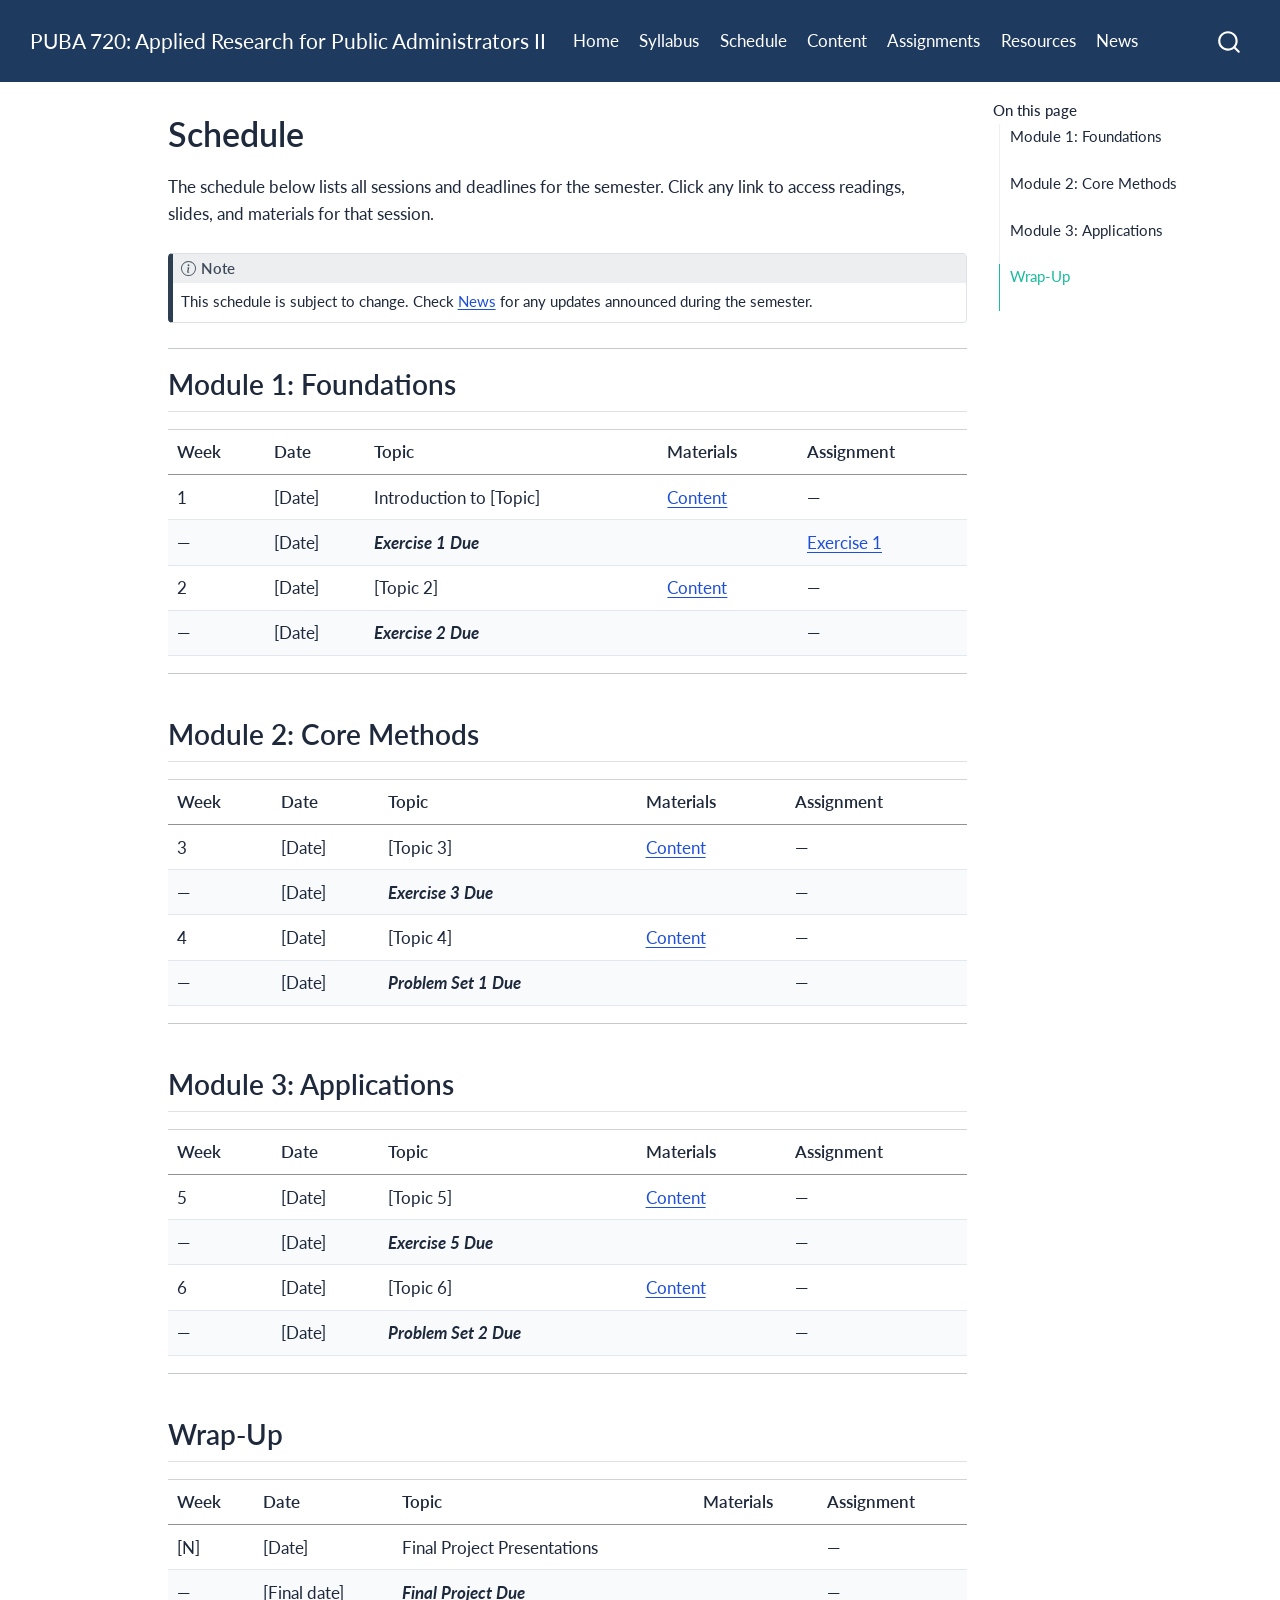
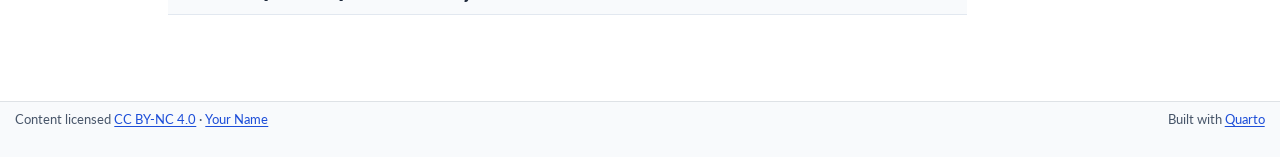
<file: schedule.html>
<!DOCTYPE html>
<html xmlns="http://www.w3.org/1999/xhtml" lang="en" xml:lang="en"><head>

<meta charset="utf-8">
<meta name="generator" content="quarto-1.8.27">

<meta name="viewport" content="width=device-width, initial-scale=1.0, user-scalable=yes">


<title>Schedule – PUBA 720: Applied Research for Public Administrators II</title>
<style>
code{white-space: pre-wrap;}
span.smallcaps{font-variant: small-caps;}
div.columns{display: flex; gap: min(4vw, 1.5em);}
div.column{flex: auto; overflow-x: auto;}
div.hanging-indent{margin-left: 1.5em; text-indent: -1.5em;}
ul.task-list{list-style: none;}
ul.task-list li input[type="checkbox"] {
  width: 0.8em;
  margin: 0 0.8em 0.2em -1em; /* quarto-specific, see https://github.com/quarto-dev/quarto-cli/issues/4556 */ 
  vertical-align: middle;
}
</style>


<script src="site_libs/quarto-nav/quarto-nav.js"></script>
<script src="site_libs/clipboard/clipboard.min.js"></script>
<script src="site_libs/quarto-search/autocomplete.umd.js"></script>
<script src="site_libs/quarto-search/fuse.min.js"></script>
<script src="site_libs/quarto-search/quarto-search.js"></script>
<meta name="quarto:offset" content="./">
<script src="site_libs/quarto-html/quarto.js" type="module"></script>
<script src="site_libs/quarto-html/tabsets/tabsets.js" type="module"></script>
<script src="site_libs/quarto-html/axe/axe-check.js" type="module"></script>
<script src="site_libs/quarto-html/popper.min.js"></script>
<script src="site_libs/quarto-html/tippy.umd.min.js"></script>
<script src="site_libs/quarto-html/anchor.min.js"></script>
<link href="site_libs/quarto-html/tippy.css" rel="stylesheet">
<link href="site_libs/quarto-html/quarto-syntax-highlighting-ed96de9b727972fe78a7b5d16c58bf87.css" rel="stylesheet" id="quarto-text-highlighting-styles">
<script src="site_libs/bootstrap/bootstrap.min.js"></script>
<link href="site_libs/bootstrap/bootstrap-icons.css" rel="stylesheet">
<link href="site_libs/bootstrap/bootstrap-c410477cb083180b8fe2dfa5824c04f8.min.css" rel="stylesheet" append-hash="true" id="quarto-bootstrap" data-mode="light">
<script id="quarto-search-options" type="application/json">{
  "location": "navbar",
  "copy-button": false,
  "collapse-after": 3,
  "panel-placement": "end",
  "type": "overlay",
  "limit": 50,
  "keyboard-shortcut": [
    "f",
    "/",
    "s"
  ],
  "show-item-context": false,
  "language": {
    "search-no-results-text": "No results",
    "search-matching-documents-text": "matching documents",
    "search-copy-link-title": "Copy link to search",
    "search-hide-matches-text": "Hide additional matches",
    "search-more-match-text": "more match in this document",
    "search-more-matches-text": "more matches in this document",
    "search-clear-button-title": "Clear",
    "search-text-placeholder": "",
    "search-detached-cancel-button-title": "Cancel",
    "search-submit-button-title": "Submit",
    "search-label": "Search"
  }
}</script>


<link rel="stylesheet" href="styles.css">
</head>

<body class="nav-fixed quarto-light">

<div id="quarto-search-results"></div>
  <header id="quarto-header" class="headroom fixed-top">
    <nav class="navbar navbar-expand-lg " data-bs-theme="dark">
      <div class="navbar-container container-fluid">
      <div class="navbar-brand-container mx-auto">
    <a class="navbar-brand" href="./index.html">
    <span class="navbar-title">PUBA 720: Applied Research for Public Administrators II</span>
    </a>
  </div>
            <div id="quarto-search" class="" title="Search"></div>
          <button class="navbar-toggler" type="button" data-bs-toggle="collapse" data-bs-target="#navbarCollapse" aria-controls="navbarCollapse" role="menu" aria-expanded="false" aria-label="Toggle navigation" onclick="if (window.quartoToggleHeadroom) { window.quartoToggleHeadroom(); }">
  <span class="navbar-toggler-icon"></span>
</button>
          <div class="collapse navbar-collapse" id="navbarCollapse">
            <ul class="navbar-nav navbar-nav-scroll me-auto">
  <li class="nav-item">
    <a class="nav-link" href="./index.html"> 
<span class="menu-text">Home</span></a>
  </li>  
  <li class="nav-item">
    <a class="nav-link" href="./syllabus.html"> 
<span class="menu-text">Syllabus</span></a>
  </li>  
  <li class="nav-item">
    <a class="nav-link active" href="./schedule.html" aria-current="page"> 
<span class="menu-text">Schedule</span></a>
  </li>  
  <li class="nav-item">
    <a class="nav-link" href="./content/index.html"> 
<span class="menu-text">Content</span></a>
  </li>  
  <li class="nav-item">
    <a class="nav-link" href="./assignment/index.html"> 
<span class="menu-text">Assignments</span></a>
  </li>  
  <li class="nav-item">
    <a class="nav-link" href="./resources.html"> 
<span class="menu-text">Resources</span></a>
  </li>  
  <li class="nav-item">
    <a class="nav-link" href="./news.html"> 
<span class="menu-text">News</span></a>
  </li>  
</ul>
          </div> <!-- /navcollapse -->
            <div class="quarto-navbar-tools">
</div>
      </div> <!-- /container-fluid -->
    </nav>
</header>
<!-- content -->
<div id="quarto-content" class="quarto-container page-columns page-rows-contents page-layout-article page-navbar">
<!-- sidebar -->
<!-- margin-sidebar -->
    <div id="quarto-margin-sidebar" class="sidebar margin-sidebar">
        <nav id="TOC" role="doc-toc" class="toc-active">
    <h2 id="toc-title">On this page</h2>
   
  <ul>
  <li><a href="#module-1-foundations" id="toc-module-1-foundations" class="nav-link active" data-scroll-target="#module-1-foundations">Module 1: Foundations</a></li>
  <li><a href="#module-2-core-methods" id="toc-module-2-core-methods" class="nav-link" data-scroll-target="#module-2-core-methods">Module 2: Core Methods</a></li>
  <li><a href="#module-3-applications" id="toc-module-3-applications" class="nav-link" data-scroll-target="#module-3-applications">Module 3: Applications</a></li>
  <li><a href="#wrap-up" id="toc-wrap-up" class="nav-link" data-scroll-target="#wrap-up">Wrap-Up</a></li>
  </ul>
</nav>
    </div>
<!-- main -->
<main class="content" id="quarto-document-content">
<!-- WCAG 2.4.1: Bypass Blocks — skip link becomes visible on keyboard focus -->
<a class="skip-nav" href="#quarto-document-content">Skip to main content</a>

<header id="title-block-header" class="quarto-title-block default">
<div class="quarto-title">
<h1 class="title">Schedule</h1>
</div>



<div class="quarto-title-meta">

    
  
    
  </div>
  


</header>


<p>The schedule below lists all sessions and deadlines for the semester. Click any link to access readings, slides, and materials for that session.</p>
<div class="callout callout-style-default callout-note callout-titled">
<div class="callout-header d-flex align-content-center">
<div class="callout-icon-container">
<i class="callout-icon"></i>
</div>
<div class="callout-title-container flex-fill">
Note
</div>
</div>
<div class="callout-body-container callout-body">
<p>This schedule is subject to change. Check <a href="./news.html">News</a> for any updates announced during the semester.</p>
</div>
</div>
<hr>
<section id="module-1-foundations" class="level2">
<h2 class="anchored" data-anchor-id="module-1-foundations">Module 1: Foundations</h2>
<div class="table-responsive-wrapper">
<table class="caption-top table">
<thead>
<tr class="header">
<th>Week</th>
<th>Date</th>
<th>Topic</th>
<th>Materials</th>
<th>Assignment</th>
</tr>
</thead>
<tbody>
<tr class="odd">
<td>1</td>
<td>[Date]</td>
<td>Introduction to [Topic]</td>
<td><a href="./content/01-content.html">Content</a></td>
<td>—</td>
</tr>
<tr class="even">
<td>—</td>
<td>[Date]</td>
<td><strong><em>Exercise 1 Due</em></strong></td>
<td></td>
<td><a href="./assignment/01-exercise.html">Exercise 1</a></td>
</tr>
<tr class="odd">
<td>2</td>
<td>[Date]</td>
<td>[Topic 2]</td>
<td><a href="./content/index.html">Content</a></td>
<td>—</td>
</tr>
<tr class="even">
<td>—</td>
<td>[Date]</td>
<td><strong><em>Exercise 2 Due</em></strong></td>
<td></td>
<td>—</td>
</tr>
</tbody>
</table>
</div>
<hr>
</section>
<section id="module-2-core-methods" class="level2">
<h2 class="anchored" data-anchor-id="module-2-core-methods">Module 2: Core Methods</h2>
<div class="table-responsive-wrapper">
<table class="caption-top table">
<thead>
<tr class="header">
<th>Week</th>
<th>Date</th>
<th>Topic</th>
<th>Materials</th>
<th>Assignment</th>
</tr>
</thead>
<tbody>
<tr class="odd">
<td>3</td>
<td>[Date]</td>
<td>[Topic 3]</td>
<td><a href="./content/index.html">Content</a></td>
<td>—</td>
</tr>
<tr class="even">
<td>—</td>
<td>[Date]</td>
<td><strong><em>Exercise 3 Due</em></strong></td>
<td></td>
<td>—</td>
</tr>
<tr class="odd">
<td>4</td>
<td>[Date]</td>
<td>[Topic 4]</td>
<td><a href="./content/index.html">Content</a></td>
<td>—</td>
</tr>
<tr class="even">
<td>—</td>
<td>[Date]</td>
<td><strong><em>Problem Set 1 Due</em></strong></td>
<td></td>
<td>—</td>
</tr>
</tbody>
</table>
</div>
<hr>
</section>
<section id="module-3-applications" class="level2">
<h2 class="anchored" data-anchor-id="module-3-applications">Module 3: Applications</h2>
<div class="table-responsive-wrapper">
<table class="caption-top table">
<thead>
<tr class="header">
<th>Week</th>
<th>Date</th>
<th>Topic</th>
<th>Materials</th>
<th>Assignment</th>
</tr>
</thead>
<tbody>
<tr class="odd">
<td>5</td>
<td>[Date]</td>
<td>[Topic 5]</td>
<td><a href="./content/index.html">Content</a></td>
<td>—</td>
</tr>
<tr class="even">
<td>—</td>
<td>[Date]</td>
<td><strong><em>Exercise 5 Due</em></strong></td>
<td></td>
<td>—</td>
</tr>
<tr class="odd">
<td>6</td>
<td>[Date]</td>
<td>[Topic 6]</td>
<td><a href="./content/index.html">Content</a></td>
<td>—</td>
</tr>
<tr class="even">
<td>—</td>
<td>[Date]</td>
<td><strong><em>Problem Set 2 Due</em></strong></td>
<td></td>
<td>—</td>
</tr>
</tbody>
</table>
</div>
<hr>
</section>
<section id="wrap-up" class="level2">
<h2 class="anchored" data-anchor-id="wrap-up">Wrap-Up</h2>
<div class="table-responsive-wrapper">
<table class="caption-top table">
<thead>
<tr class="header">
<th>Week</th>
<th>Date</th>
<th>Topic</th>
<th>Materials</th>
<th>Assignment</th>
</tr>
</thead>
<tbody>
<tr class="odd">
<td>[N]</td>
<td>[Date]</td>
<td>Final Project Presentations</td>
<td></td>
<td>—</td>
</tr>
<tr class="even">
<td>—</td>
<td>[Final date]</td>
<td><strong><em>Final Project Due</em></strong></td>
<td></td>
<td>—</td>
</tr>
</tbody>
</table>
</div>


</section>

</main> <!-- /main -->
<script id="quarto-html-after-body" type="application/javascript">
  window.document.addEventListener("DOMContentLoaded", function (event) {
    const icon = "";
    const anchorJS = new window.AnchorJS();
    anchorJS.options = {
      placement: 'right',
      icon: icon
    };
    anchorJS.add('.anchored');
    const isCodeAnnotation = (el) => {
      for (const clz of el.classList) {
        if (clz.startsWith('code-annotation-')) {                     
          return true;
        }
      }
      return false;
    }
    const onCopySuccess = function(e) {
      // button target
      const button = e.trigger;
      // don't keep focus
      button.blur();
      // flash "checked"
      button.classList.add('code-copy-button-checked');
      var currentTitle = button.getAttribute("title");
      button.setAttribute("title", "Copied!");
      let tooltip;
      if (window.bootstrap) {
        button.setAttribute("data-bs-toggle", "tooltip");
        button.setAttribute("data-bs-placement", "left");
        button.setAttribute("data-bs-title", "Copied!");
        tooltip = new bootstrap.Tooltip(button, 
          { trigger: "manual", 
            customClass: "code-copy-button-tooltip",
            offset: [0, -8]});
        tooltip.show();    
      }
      setTimeout(function() {
        if (tooltip) {
          tooltip.hide();
          button.removeAttribute("data-bs-title");
          button.removeAttribute("data-bs-toggle");
          button.removeAttribute("data-bs-placement");
        }
        button.setAttribute("title", currentTitle);
        button.classList.remove('code-copy-button-checked');
      }, 1000);
      // clear code selection
      e.clearSelection();
    }
    const getTextToCopy = function(trigger) {
      const outerScaffold = trigger.parentElement.cloneNode(true);
      const codeEl = outerScaffold.querySelector('code');
      for (const childEl of codeEl.children) {
        if (isCodeAnnotation(childEl)) {
          childEl.remove();
        }
      }
      return codeEl.innerText;
    }
    const clipboard = new window.ClipboardJS('.code-copy-button:not([data-in-quarto-modal])', {
      text: getTextToCopy
    });
    clipboard.on('success', onCopySuccess);
    if (window.document.getElementById('quarto-embedded-source-code-modal')) {
      const clipboardModal = new window.ClipboardJS('.code-copy-button[data-in-quarto-modal]', {
        text: getTextToCopy,
        container: window.document.getElementById('quarto-embedded-source-code-modal')
      });
      clipboardModal.on('success', onCopySuccess);
    }
      var localhostRegex = new RegExp(/^(?:http|https):\/\/localhost\:?[0-9]*\//);
      var mailtoRegex = new RegExp(/^mailto:/);
        var filterRegex = new RegExp("https:\/\/colt-jensen\.github\.io\/puba-720-");
      var isInternal = (href) => {
          return filterRegex.test(href) || localhostRegex.test(href) || mailtoRegex.test(href);
      }
      // Inspect non-navigation links and adorn them if external
     var links = window.document.querySelectorAll('a[href]:not(.nav-link):not(.navbar-brand):not(.toc-action):not(.sidebar-link):not(.sidebar-item-toggle):not(.pagination-link):not(.no-external):not([aria-hidden]):not(.dropdown-item):not(.quarto-navigation-tool):not(.about-link)');
      for (var i=0; i<links.length; i++) {
        const link = links[i];
        if (!isInternal(link.href)) {
          // undo the damage that might have been done by quarto-nav.js in the case of
          // links that we want to consider external
          if (link.dataset.originalHref !== undefined) {
            link.href = link.dataset.originalHref;
          }
        }
      }
    function tippyHover(el, contentFn, onTriggerFn, onUntriggerFn) {
      const config = {
        allowHTML: true,
        maxWidth: 500,
        delay: 100,
        arrow: false,
        appendTo: function(el) {
            return el.parentElement;
        },
        interactive: true,
        interactiveBorder: 10,
        theme: 'quarto',
        placement: 'bottom-start',
      };
      if (contentFn) {
        config.content = contentFn;
      }
      if (onTriggerFn) {
        config.onTrigger = onTriggerFn;
      }
      if (onUntriggerFn) {
        config.onUntrigger = onUntriggerFn;
      }
      window.tippy(el, config); 
    }
    const noterefs = window.document.querySelectorAll('a[role="doc-noteref"]');
    for (var i=0; i<noterefs.length; i++) {
      const ref = noterefs[i];
      tippyHover(ref, function() {
        // use id or data attribute instead here
        let href = ref.getAttribute('data-footnote-href') || ref.getAttribute('href');
        try { href = new URL(href).hash; } catch {}
        const id = href.replace(/^#\/?/, "");
        const note = window.document.getElementById(id);
        if (note) {
          return note.innerHTML;
        } else {
          return "";
        }
      });
    }
    const xrefs = window.document.querySelectorAll('a.quarto-xref');
    const processXRef = (id, note) => {
      // Strip column container classes
      const stripColumnClz = (el) => {
        el.classList.remove("page-full", "page-columns");
        if (el.children) {
          for (const child of el.children) {
            stripColumnClz(child);
          }
        }
      }
      stripColumnClz(note)
      if (id === null || id.startsWith('sec-')) {
        // Special case sections, only their first couple elements
        const container = document.createElement("div");
        if (note.children && note.children.length > 2) {
          container.appendChild(note.children[0].cloneNode(true));
          for (let i = 1; i < note.children.length; i++) {
            const child = note.children[i];
            if (child.tagName === "P" && child.innerText === "") {
              continue;
            } else {
              container.appendChild(child.cloneNode(true));
              break;
            }
          }
          if (window.Quarto?.typesetMath) {
            window.Quarto.typesetMath(container);
          }
          return container.innerHTML
        } else {
          if (window.Quarto?.typesetMath) {
            window.Quarto.typesetMath(note);
          }
          return note.innerHTML;
        }
      } else {
        // Remove any anchor links if they are present
        const anchorLink = note.querySelector('a.anchorjs-link');
        if (anchorLink) {
          anchorLink.remove();
        }
        if (window.Quarto?.typesetMath) {
          window.Quarto.typesetMath(note);
        }
        if (note.classList.contains("callout")) {
          return note.outerHTML;
        } else {
          return note.innerHTML;
        }
      }
    }
    for (var i=0; i<xrefs.length; i++) {
      const xref = xrefs[i];
      tippyHover(xref, undefined, function(instance) {
        instance.disable();
        let url = xref.getAttribute('href');
        let hash = undefined; 
        if (url.startsWith('#')) {
          hash = url;
        } else {
          try { hash = new URL(url).hash; } catch {}
        }
        if (hash) {
          const id = hash.replace(/^#\/?/, "");
          const note = window.document.getElementById(id);
          if (note !== null) {
            try {
              const html = processXRef(id, note.cloneNode(true));
              instance.setContent(html);
            } finally {
              instance.enable();
              instance.show();
            }
          } else {
            // See if we can fetch this
            fetch(url.split('#')[0])
            .then(res => res.text())
            .then(html => {
              const parser = new DOMParser();
              const htmlDoc = parser.parseFromString(html, "text/html");
              const note = htmlDoc.getElementById(id);
              if (note !== null) {
                const html = processXRef(id, note);
                instance.setContent(html);
              } 
            }).finally(() => {
              instance.enable();
              instance.show();
            });
          }
        } else {
          // See if we can fetch a full url (with no hash to target)
          // This is a special case and we should probably do some content thinning / targeting
          fetch(url)
          .then(res => res.text())
          .then(html => {
            const parser = new DOMParser();
            const htmlDoc = parser.parseFromString(html, "text/html");
            const note = htmlDoc.querySelector('main.content');
            if (note !== null) {
              // This should only happen for chapter cross references
              // (since there is no id in the URL)
              // remove the first header
              if (note.children.length > 0 && note.children[0].tagName === "HEADER") {
                note.children[0].remove();
              }
              const html = processXRef(null, note);
              instance.setContent(html);
            } 
          }).finally(() => {
            instance.enable();
            instance.show();
          });
        }
      }, function(instance) {
      });
    }
        let selectedAnnoteEl;
        const selectorForAnnotation = ( cell, annotation) => {
          let cellAttr = 'data-code-cell="' + cell + '"';
          let lineAttr = 'data-code-annotation="' +  annotation + '"';
          const selector = 'span[' + cellAttr + '][' + lineAttr + ']';
          return selector;
        }
        const selectCodeLines = (annoteEl) => {
          const doc = window.document;
          const targetCell = annoteEl.getAttribute("data-target-cell");
          const targetAnnotation = annoteEl.getAttribute("data-target-annotation");
          const annoteSpan = window.document.querySelector(selectorForAnnotation(targetCell, targetAnnotation));
          const lines = annoteSpan.getAttribute("data-code-lines").split(",");
          const lineIds = lines.map((line) => {
            return targetCell + "-" + line;
          })
          let top = null;
          let height = null;
          let parent = null;
          if (lineIds.length > 0) {
              //compute the position of the single el (top and bottom and make a div)
              const el = window.document.getElementById(lineIds[0]);
              top = el.offsetTop;
              height = el.offsetHeight;
              parent = el.parentElement.parentElement;
            if (lineIds.length > 1) {
              const lastEl = window.document.getElementById(lineIds[lineIds.length - 1]);
              const bottom = lastEl.offsetTop + lastEl.offsetHeight;
              height = bottom - top;
            }
            if (top !== null && height !== null && parent !== null) {
              // cook up a div (if necessary) and position it 
              let div = window.document.getElementById("code-annotation-line-highlight");
              if (div === null) {
                div = window.document.createElement("div");
                div.setAttribute("id", "code-annotation-line-highlight");
                div.style.position = 'absolute';
                parent.appendChild(div);
              }
              div.style.top = top - 2 + "px";
              div.style.height = height + 4 + "px";
              div.style.left = 0;
              let gutterDiv = window.document.getElementById("code-annotation-line-highlight-gutter");
              if (gutterDiv === null) {
                gutterDiv = window.document.createElement("div");
                gutterDiv.setAttribute("id", "code-annotation-line-highlight-gutter");
                gutterDiv.style.position = 'absolute';
                const codeCell = window.document.getElementById(targetCell);
                const gutter = codeCell.querySelector('.code-annotation-gutter');
                gutter.appendChild(gutterDiv);
              }
              gutterDiv.style.top = top - 2 + "px";
              gutterDiv.style.height = height + 4 + "px";
            }
            selectedAnnoteEl = annoteEl;
          }
        };
        const unselectCodeLines = () => {
          const elementsIds = ["code-annotation-line-highlight", "code-annotation-line-highlight-gutter"];
          elementsIds.forEach((elId) => {
            const div = window.document.getElementById(elId);
            if (div) {
              div.remove();
            }
          });
          selectedAnnoteEl = undefined;
        };
          // Handle positioning of the toggle
      window.addEventListener(
        "resize",
        throttle(() => {
          elRect = undefined;
          if (selectedAnnoteEl) {
            selectCodeLines(selectedAnnoteEl);
          }
        }, 10)
      );
      function throttle(fn, ms) {
      let throttle = false;
      let timer;
        return (...args) => {
          if(!throttle) { // first call gets through
              fn.apply(this, args);
              throttle = true;
          } else { // all the others get throttled
              if(timer) clearTimeout(timer); // cancel #2
              timer = setTimeout(() => {
                fn.apply(this, args);
                timer = throttle = false;
              }, ms);
          }
        };
      }
        // Attach click handler to the DT
        const annoteDls = window.document.querySelectorAll('dt[data-target-cell]');
        for (const annoteDlNode of annoteDls) {
          annoteDlNode.addEventListener('click', (event) => {
            const clickedEl = event.target;
            if (clickedEl !== selectedAnnoteEl) {
              unselectCodeLines();
              const activeEl = window.document.querySelector('dt[data-target-cell].code-annotation-active');
              if (activeEl) {
                activeEl.classList.remove('code-annotation-active');
              }
              selectCodeLines(clickedEl);
              clickedEl.classList.add('code-annotation-active');
            } else {
              // Unselect the line
              unselectCodeLines();
              clickedEl.classList.remove('code-annotation-active');
            }
          });
        }
    const findCites = (el) => {
      const parentEl = el.parentElement;
      if (parentEl) {
        const cites = parentEl.dataset.cites;
        if (cites) {
          return {
            el,
            cites: cites.split(' ')
          };
        } else {
          return findCites(el.parentElement)
        }
      } else {
        return undefined;
      }
    };
    var bibliorefs = window.document.querySelectorAll('a[role="doc-biblioref"]');
    for (var i=0; i<bibliorefs.length; i++) {
      const ref = bibliorefs[i];
      const citeInfo = findCites(ref);
      if (citeInfo) {
        tippyHover(citeInfo.el, function() {
          var popup = window.document.createElement('div');
          citeInfo.cites.forEach(function(cite) {
            var citeDiv = window.document.createElement('div');
            citeDiv.classList.add('hanging-indent');
            citeDiv.classList.add('csl-entry');
            var biblioDiv = window.document.getElementById('ref-' + cite);
            if (biblioDiv) {
              citeDiv.innerHTML = biblioDiv.innerHTML;
            }
            popup.appendChild(citeDiv);
          });
          return popup.innerHTML;
        });
      }
    }
  });
  </script>
</div> <!-- /content -->
<footer class="footer">
  <div class="nav-footer">
    <div class="nav-footer-left">
<p>Content licensed <a href="https://creativecommons.org/licenses/by-nc/4.0/">CC BY-NC 4.0</a> · <a href="https://yourwebsite.com">Your Name</a></p>
</div>   
    <div class="nav-footer-center">
      &nbsp;
    </div>
    <div class="nav-footer-right">
<p>Built with <a href="https://quarto.org/">Quarto</a></p>
</div>
  </div>
</footer>




</body></html>
</file>
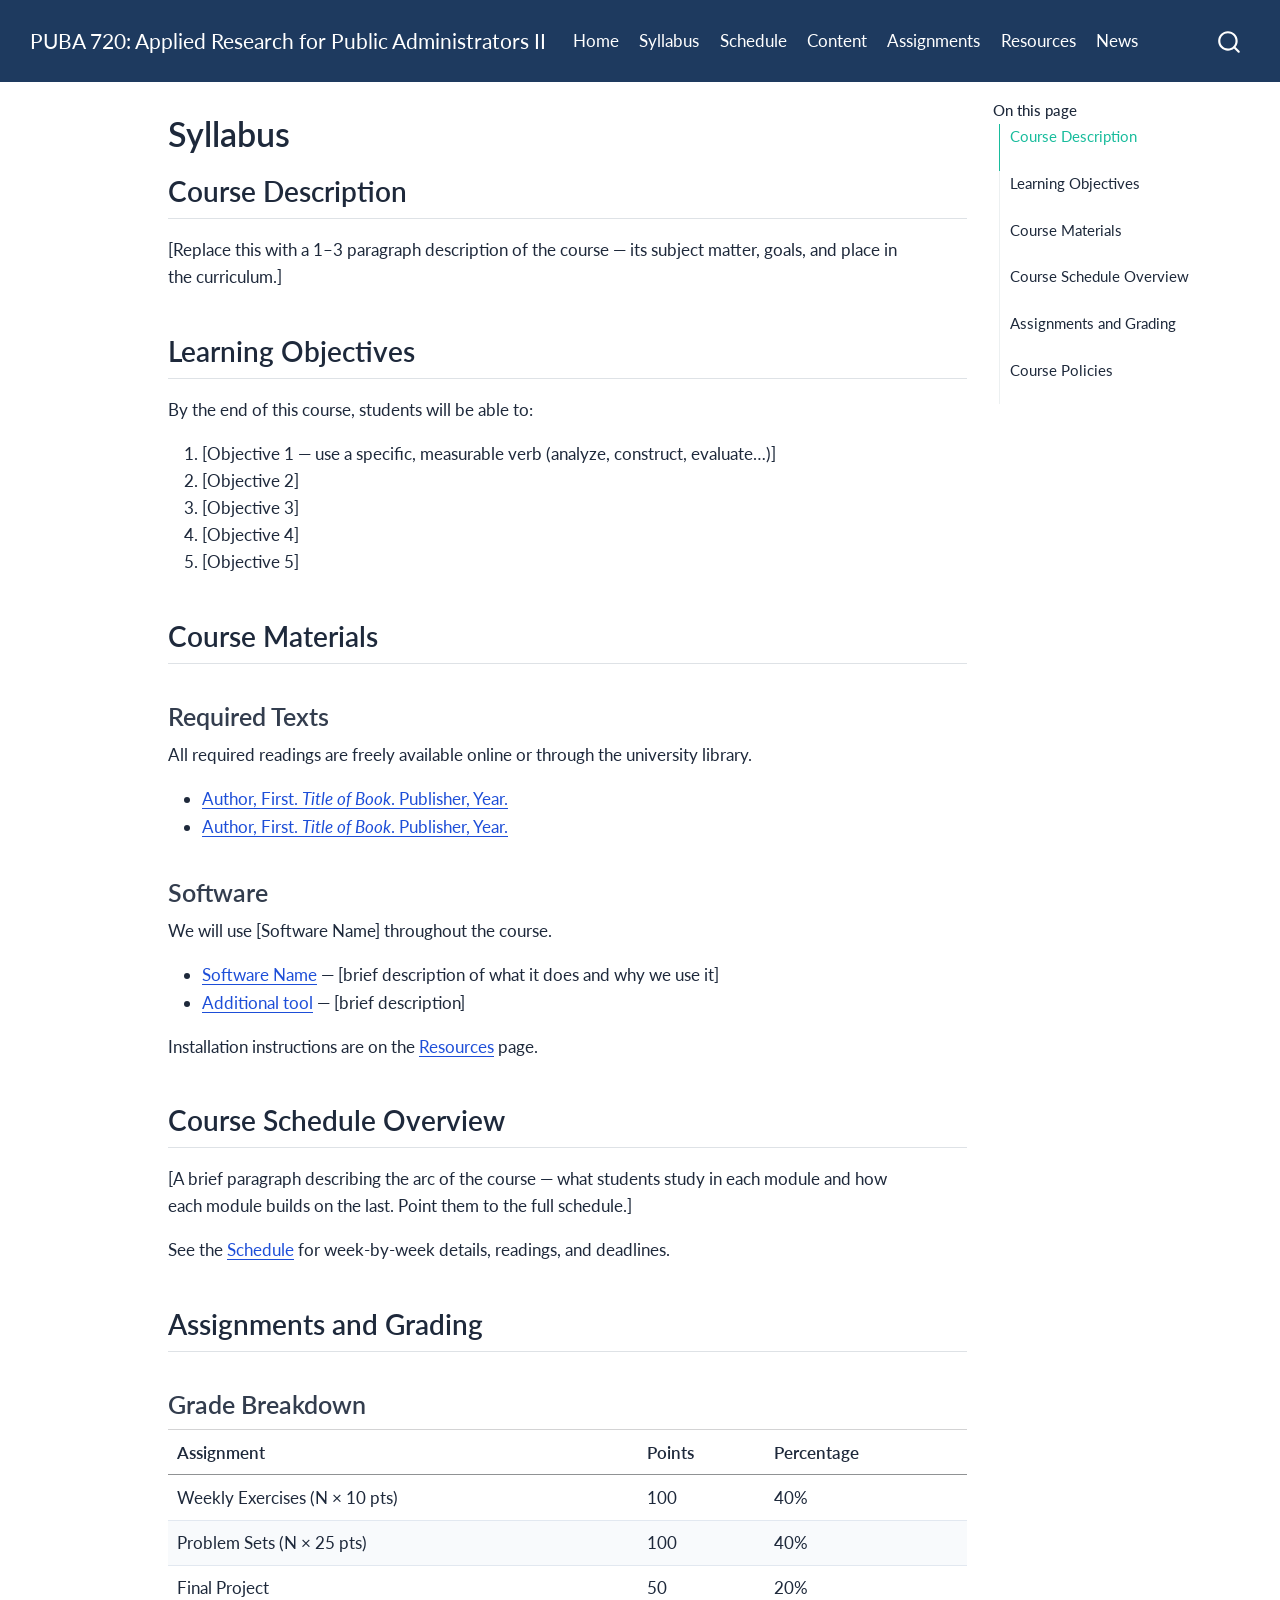
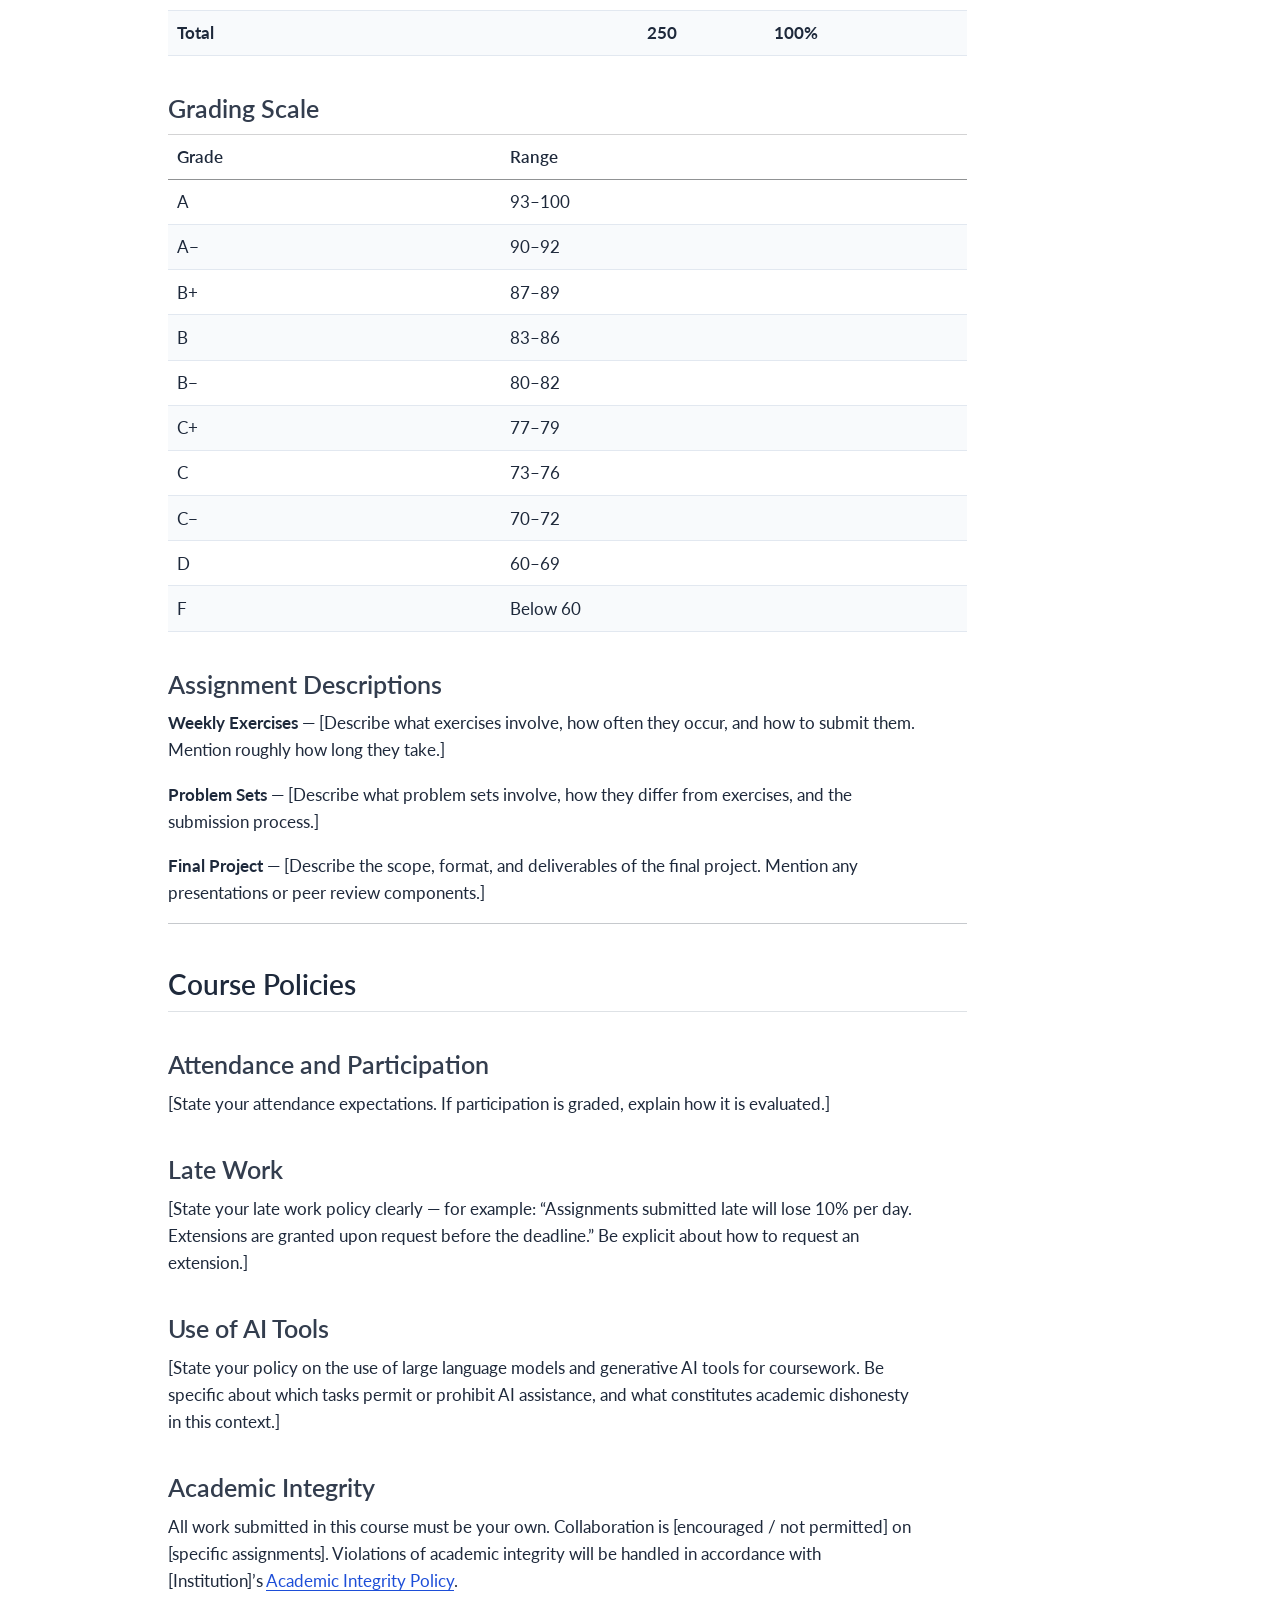
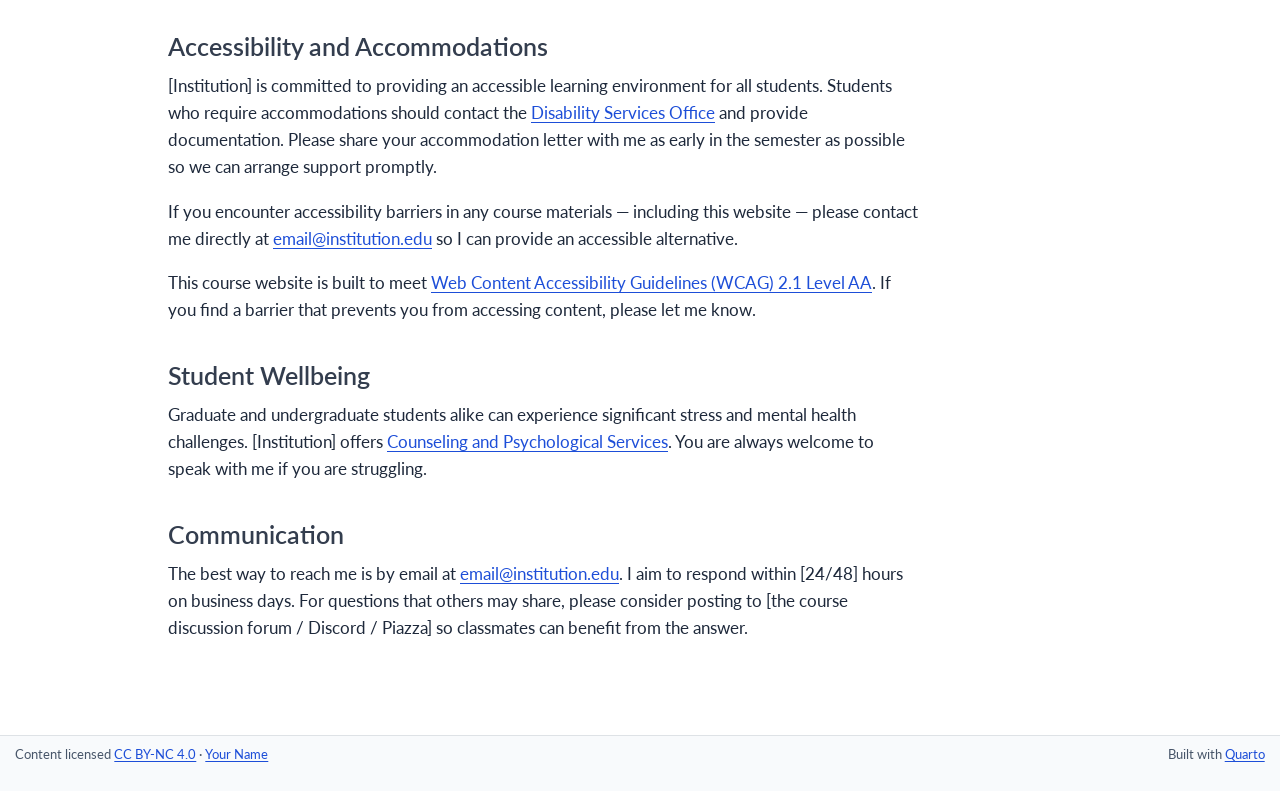
<file: syllabus.html>
<!DOCTYPE html>
<html xmlns="http://www.w3.org/1999/xhtml" lang="en" xml:lang="en"><head>

<meta charset="utf-8">
<meta name="generator" content="quarto-1.8.27">

<meta name="viewport" content="width=device-width, initial-scale=1.0, user-scalable=yes">


<title>Syllabus – PUBA 720: Applied Research for Public Administrators II</title>
<style>
code{white-space: pre-wrap;}
span.smallcaps{font-variant: small-caps;}
div.columns{display: flex; gap: min(4vw, 1.5em);}
div.column{flex: auto; overflow-x: auto;}
div.hanging-indent{margin-left: 1.5em; text-indent: -1.5em;}
ul.task-list{list-style: none;}
ul.task-list li input[type="checkbox"] {
  width: 0.8em;
  margin: 0 0.8em 0.2em -1em; /* quarto-specific, see https://github.com/quarto-dev/quarto-cli/issues/4556 */ 
  vertical-align: middle;
}
</style>


<script src="site_libs/quarto-nav/quarto-nav.js"></script>
<script src="site_libs/clipboard/clipboard.min.js"></script>
<script src="site_libs/quarto-search/autocomplete.umd.js"></script>
<script src="site_libs/quarto-search/fuse.min.js"></script>
<script src="site_libs/quarto-search/quarto-search.js"></script>
<meta name="quarto:offset" content="./">
<script src="site_libs/quarto-html/quarto.js" type="module"></script>
<script src="site_libs/quarto-html/tabsets/tabsets.js" type="module"></script>
<script src="site_libs/quarto-html/axe/axe-check.js" type="module"></script>
<script src="site_libs/quarto-html/popper.min.js"></script>
<script src="site_libs/quarto-html/tippy.umd.min.js"></script>
<script src="site_libs/quarto-html/anchor.min.js"></script>
<link href="site_libs/quarto-html/tippy.css" rel="stylesheet">
<link href="site_libs/quarto-html/quarto-syntax-highlighting-ed96de9b727972fe78a7b5d16c58bf87.css" rel="stylesheet" id="quarto-text-highlighting-styles">
<script src="site_libs/bootstrap/bootstrap.min.js"></script>
<link href="site_libs/bootstrap/bootstrap-icons.css" rel="stylesheet">
<link href="site_libs/bootstrap/bootstrap-c410477cb083180b8fe2dfa5824c04f8.min.css" rel="stylesheet" append-hash="true" id="quarto-bootstrap" data-mode="light">
<script id="quarto-search-options" type="application/json">{
  "location": "navbar",
  "copy-button": false,
  "collapse-after": 3,
  "panel-placement": "end",
  "type": "overlay",
  "limit": 50,
  "keyboard-shortcut": [
    "f",
    "/",
    "s"
  ],
  "show-item-context": false,
  "language": {
    "search-no-results-text": "No results",
    "search-matching-documents-text": "matching documents",
    "search-copy-link-title": "Copy link to search",
    "search-hide-matches-text": "Hide additional matches",
    "search-more-match-text": "more match in this document",
    "search-more-matches-text": "more matches in this document",
    "search-clear-button-title": "Clear",
    "search-text-placeholder": "",
    "search-detached-cancel-button-title": "Cancel",
    "search-submit-button-title": "Submit",
    "search-label": "Search"
  }
}</script>


<link rel="stylesheet" href="styles.css">
</head>

<body class="nav-fixed quarto-light">

<div id="quarto-search-results"></div>
  <header id="quarto-header" class="headroom fixed-top">
    <nav class="navbar navbar-expand-lg " data-bs-theme="dark">
      <div class="navbar-container container-fluid">
      <div class="navbar-brand-container mx-auto">
    <a class="navbar-brand" href="./index.html">
    <span class="navbar-title">PUBA 720: Applied Research for Public Administrators II</span>
    </a>
  </div>
            <div id="quarto-search" class="" title="Search"></div>
          <button class="navbar-toggler" type="button" data-bs-toggle="collapse" data-bs-target="#navbarCollapse" aria-controls="navbarCollapse" role="menu" aria-expanded="false" aria-label="Toggle navigation" onclick="if (window.quartoToggleHeadroom) { window.quartoToggleHeadroom(); }">
  <span class="navbar-toggler-icon"></span>
</button>
          <div class="collapse navbar-collapse" id="navbarCollapse">
            <ul class="navbar-nav navbar-nav-scroll me-auto">
  <li class="nav-item">
    <a class="nav-link" href="./index.html"> 
<span class="menu-text">Home</span></a>
  </li>  
  <li class="nav-item">
    <a class="nav-link active" href="./syllabus.html" aria-current="page"> 
<span class="menu-text">Syllabus</span></a>
  </li>  
  <li class="nav-item">
    <a class="nav-link" href="./schedule.html"> 
<span class="menu-text">Schedule</span></a>
  </li>  
  <li class="nav-item">
    <a class="nav-link" href="./content/index.html"> 
<span class="menu-text">Content</span></a>
  </li>  
  <li class="nav-item">
    <a class="nav-link" href="./assignment/index.html"> 
<span class="menu-text">Assignments</span></a>
  </li>  
  <li class="nav-item">
    <a class="nav-link" href="./resources.html"> 
<span class="menu-text">Resources</span></a>
  </li>  
  <li class="nav-item">
    <a class="nav-link" href="./news.html"> 
<span class="menu-text">News</span></a>
  </li>  
</ul>
          </div> <!-- /navcollapse -->
            <div class="quarto-navbar-tools">
</div>
      </div> <!-- /container-fluid -->
    </nav>
</header>
<!-- content -->
<div id="quarto-content" class="quarto-container page-columns page-rows-contents page-layout-article page-navbar">
<!-- sidebar -->
<!-- margin-sidebar -->
    <div id="quarto-margin-sidebar" class="sidebar margin-sidebar">
        <nav id="TOC" role="doc-toc" class="toc-active">
    <h2 id="toc-title">On this page</h2>
   
  <ul>
  <li><a href="#course-description" id="toc-course-description" class="nav-link active" data-scroll-target="#course-description">Course Description</a></li>
  <li><a href="#learning-objectives" id="toc-learning-objectives" class="nav-link" data-scroll-target="#learning-objectives">Learning Objectives</a></li>
  <li><a href="#course-materials" id="toc-course-materials" class="nav-link" data-scroll-target="#course-materials">Course Materials</a>
  <ul class="collapse">
  <li><a href="#required-texts" id="toc-required-texts" class="nav-link" data-scroll-target="#required-texts">Required Texts</a></li>
  <li><a href="#software" id="toc-software" class="nav-link" data-scroll-target="#software">Software</a></li>
  </ul></li>
  <li><a href="#course-schedule-overview" id="toc-course-schedule-overview" class="nav-link" data-scroll-target="#course-schedule-overview">Course Schedule Overview</a></li>
  <li><a href="#assignments-and-grading" id="toc-assignments-and-grading" class="nav-link" data-scroll-target="#assignments-and-grading">Assignments and Grading</a>
  <ul class="collapse">
  <li><a href="#grade-breakdown" id="toc-grade-breakdown" class="nav-link" data-scroll-target="#grade-breakdown">Grade Breakdown</a></li>
  <li><a href="#grading-scale" id="toc-grading-scale" class="nav-link" data-scroll-target="#grading-scale">Grading Scale</a></li>
  <li><a href="#assignment-descriptions" id="toc-assignment-descriptions" class="nav-link" data-scroll-target="#assignment-descriptions">Assignment Descriptions</a></li>
  </ul></li>
  <li><a href="#course-policies" id="toc-course-policies" class="nav-link" data-scroll-target="#course-policies">Course Policies</a>
  <ul class="collapse">
  <li><a href="#attendance-and-participation" id="toc-attendance-and-participation" class="nav-link" data-scroll-target="#attendance-and-participation">Attendance and Participation</a></li>
  <li><a href="#late-work" id="toc-late-work" class="nav-link" data-scroll-target="#late-work">Late Work</a></li>
  <li><a href="#use-of-ai-tools" id="toc-use-of-ai-tools" class="nav-link" data-scroll-target="#use-of-ai-tools">Use of AI Tools</a></li>
  <li><a href="#academic-integrity" id="toc-academic-integrity" class="nav-link" data-scroll-target="#academic-integrity">Academic Integrity</a></li>
  <li><a href="#accessibility-and-accommodations" id="toc-accessibility-and-accommodations" class="nav-link" data-scroll-target="#accessibility-and-accommodations">Accessibility and Accommodations</a></li>
  <li><a href="#student-wellbeing" id="toc-student-wellbeing" class="nav-link" data-scroll-target="#student-wellbeing">Student Wellbeing</a></li>
  <li><a href="#communication" id="toc-communication" class="nav-link" data-scroll-target="#communication">Communication</a></li>
  </ul></li>
  </ul>
</nav>
    </div>
<!-- main -->
<main class="content" id="quarto-document-content">
<!-- WCAG 2.4.1: Bypass Blocks — skip link becomes visible on keyboard focus -->
<a class="skip-nav" href="#quarto-document-content">Skip to main content</a>

<header id="title-block-header" class="quarto-title-block default">
<div class="quarto-title">
<h1 class="title">Syllabus</h1>
</div>



<div class="quarto-title-meta">

    
  
    
  </div>
  


</header>


<section id="course-description" class="level2">
<h2 class="anchored" data-anchor-id="course-description">Course Description</h2>
<p>[Replace this with a 1–3 paragraph description of the course — its subject matter, goals, and place in the curriculum.]</p>
</section>
<section id="learning-objectives" class="level2">
<h2 class="anchored" data-anchor-id="learning-objectives">Learning Objectives</h2>
<p>By the end of this course, students will be able to:</p>
<ol type="1">
<li>[Objective 1 — use a specific, measurable verb (analyze, construct, evaluate…)]</li>
<li>[Objective 2]</li>
<li>[Objective 3]</li>
<li>[Objective 4]</li>
<li>[Objective 5]</li>
</ol>
</section>
<section id="course-materials" class="level2">
<h2 class="anchored" data-anchor-id="course-materials">Course Materials</h2>
<section id="required-texts" class="level3">
<h3 class="anchored" data-anchor-id="required-texts">Required Texts</h3>
<p>All required readings are freely available online or through the university library.</p>
<ul>
<li><a href="link">Author, First. <em>Title of Book</em>. Publisher, Year.</a></li>
<li><a href="link">Author, First. <em>Title of Book</em>. Publisher, Year.</a></li>
</ul>
</section>
<section id="software" class="level3">
<h3 class="anchored" data-anchor-id="software">Software</h3>
<p>We will use [Software Name] throughout the course.</p>
<ul>
<li><a href="link">Software Name</a> — [brief description of what it does and why we use it]</li>
<li><a href="link">Additional tool</a> — [brief description]</li>
</ul>
<p>Installation instructions are on the <a href="./resources.html">Resources</a> page.</p>
</section>
</section>
<section id="course-schedule-overview" class="level2">
<h2 class="anchored" data-anchor-id="course-schedule-overview">Course Schedule Overview</h2>
<p>[A brief paragraph describing the arc of the course — what students study in each module and how each module builds on the last. Point them to the full schedule.]</p>
<p>See the <a href="./schedule.html">Schedule</a> for week-by-week details, readings, and deadlines.</p>
</section>
<section id="assignments-and-grading" class="level2">
<h2 class="anchored" data-anchor-id="assignments-and-grading">Assignments and Grading</h2>
<section id="grade-breakdown" class="level3">
<h3 class="anchored" data-anchor-id="grade-breakdown">Grade Breakdown</h3>
<table class="caption-top table">
<thead>
<tr class="header">
<th>Assignment</th>
<th>Points</th>
<th>Percentage</th>
</tr>
</thead>
<tbody>
<tr class="odd">
<td>Weekly Exercises (N × 10 pts)</td>
<td>100</td>
<td>40%</td>
</tr>
<tr class="even">
<td>Problem Sets (N × 25 pts)</td>
<td>100</td>
<td>40%</td>
</tr>
<tr class="odd">
<td>Final Project</td>
<td>50</td>
<td>20%</td>
</tr>
<tr class="even">
<td><strong>Total</strong></td>
<td><strong>250</strong></td>
<td><strong>100%</strong></td>
</tr>
</tbody>
</table>
</section>
<section id="grading-scale" class="level3">
<h3 class="anchored" data-anchor-id="grading-scale">Grading Scale</h3>
<table class="caption-top table">
<thead>
<tr class="header">
<th>Grade</th>
<th>Range</th>
</tr>
</thead>
<tbody>
<tr class="odd">
<td>A</td>
<td>93–100</td>
</tr>
<tr class="even">
<td>A−</td>
<td>90–92</td>
</tr>
<tr class="odd">
<td>B+</td>
<td>87–89</td>
</tr>
<tr class="even">
<td>B</td>
<td>83–86</td>
</tr>
<tr class="odd">
<td>B−</td>
<td>80–82</td>
</tr>
<tr class="even">
<td>C+</td>
<td>77–79</td>
</tr>
<tr class="odd">
<td>C</td>
<td>73–76</td>
</tr>
<tr class="even">
<td>C−</td>
<td>70–72</td>
</tr>
<tr class="odd">
<td>D</td>
<td>60–69</td>
</tr>
<tr class="even">
<td>F</td>
<td>Below 60</td>
</tr>
</tbody>
</table>
</section>
<section id="assignment-descriptions" class="level3">
<h3 class="anchored" data-anchor-id="assignment-descriptions">Assignment Descriptions</h3>
<p><strong>Weekly Exercises</strong> — [Describe what exercises involve, how often they occur, and how to submit them. Mention roughly how long they take.]</p>
<p><strong>Problem Sets</strong> — [Describe what problem sets involve, how they differ from exercises, and the submission process.]</p>
<p><strong>Final Project</strong> — [Describe the scope, format, and deliverables of the final project. Mention any presentations or peer review components.]</p>
<hr>
</section>
</section>
<section id="course-policies" class="level2">
<h2 class="anchored" data-anchor-id="course-policies">Course Policies</h2>
<section id="attendance-and-participation" class="level3">
<h3 class="anchored" data-anchor-id="attendance-and-participation">Attendance and Participation</h3>
<p>[State your attendance expectations. If participation is graded, explain how it is evaluated.]</p>
</section>
<section id="late-work" class="level3">
<h3 class="anchored" data-anchor-id="late-work">Late Work</h3>
<p>[State your late work policy clearly — for example: “Assignments submitted late will lose 10% per day. Extensions are granted upon request before the deadline.” Be explicit about how to request an extension.]</p>
</section>
<section id="use-of-ai-tools" class="level3">
<h3 class="anchored" data-anchor-id="use-of-ai-tools">Use of AI Tools</h3>
<p>[State your policy on the use of large language models and generative AI tools for coursework. Be specific about which tasks permit or prohibit AI assistance, and what constitutes academic dishonesty in this context.]</p>
</section>
<section id="academic-integrity" class="level3">
<h3 class="anchored" data-anchor-id="academic-integrity">Academic Integrity</h3>
<p>All work submitted in this course must be your own. Collaboration is [encouraged / not permitted] on [specific assignments]. Violations of academic integrity will be handled in accordance with [Institution]’s <a href="link">Academic Integrity Policy</a>.</p>
</section>
<section id="accessibility-and-accommodations" class="level3">
<h3 class="anchored" data-anchor-id="accessibility-and-accommodations">Accessibility and Accommodations</h3>
<p>[Institution] is committed to providing an accessible learning environment for all students. Students who require accommodations should contact the <a href="link">Disability Services Office</a> and provide documentation. Please share your accommodation letter with me as early in the semester as possible so we can arrange support promptly.</p>
<p>If you encounter accessibility barriers in any course materials — including this website — please contact me directly at <a href="mailto:email@institution.edu">email@institution.edu</a> so I can provide an accessible alternative.</p>
<p>This course website is built to meet <a href="https://www.w3.org/WAI/WCAG21/quickref/">Web Content Accessibility Guidelines (WCAG) 2.1 Level AA</a>. If you find a barrier that prevents you from accessing content, please let me know.</p>
</section>
<section id="student-wellbeing" class="level3">
<h3 class="anchored" data-anchor-id="student-wellbeing">Student Wellbeing</h3>
<p>Graduate and undergraduate students alike can experience significant stress and mental health challenges. [Institution] offers <a href="link">Counseling and Psychological Services</a>. You are always welcome to speak with me if you are struggling.</p>
</section>
<section id="communication" class="level3">
<h3 class="anchored" data-anchor-id="communication">Communication</h3>
<p>The best way to reach me is by email at <a href="mailto:email@institution.edu">email@institution.edu</a>. I aim to respond within [24/48] hours on business days. For questions that others may share, please consider posting to [the course discussion forum / Discord / Piazza] so classmates can benefit from the answer.</p>


</section>
</section>

</main> <!-- /main -->
<script id="quarto-html-after-body" type="application/javascript">
  window.document.addEventListener("DOMContentLoaded", function (event) {
    const icon = "";
    const anchorJS = new window.AnchorJS();
    anchorJS.options = {
      placement: 'right',
      icon: icon
    };
    anchorJS.add('.anchored');
    const isCodeAnnotation = (el) => {
      for (const clz of el.classList) {
        if (clz.startsWith('code-annotation-')) {                     
          return true;
        }
      }
      return false;
    }
    const onCopySuccess = function(e) {
      // button target
      const button = e.trigger;
      // don't keep focus
      button.blur();
      // flash "checked"
      button.classList.add('code-copy-button-checked');
      var currentTitle = button.getAttribute("title");
      button.setAttribute("title", "Copied!");
      let tooltip;
      if (window.bootstrap) {
        button.setAttribute("data-bs-toggle", "tooltip");
        button.setAttribute("data-bs-placement", "left");
        button.setAttribute("data-bs-title", "Copied!");
        tooltip = new bootstrap.Tooltip(button, 
          { trigger: "manual", 
            customClass: "code-copy-button-tooltip",
            offset: [0, -8]});
        tooltip.show();    
      }
      setTimeout(function() {
        if (tooltip) {
          tooltip.hide();
          button.removeAttribute("data-bs-title");
          button.removeAttribute("data-bs-toggle");
          button.removeAttribute("data-bs-placement");
        }
        button.setAttribute("title", currentTitle);
        button.classList.remove('code-copy-button-checked');
      }, 1000);
      // clear code selection
      e.clearSelection();
    }
    const getTextToCopy = function(trigger) {
      const outerScaffold = trigger.parentElement.cloneNode(true);
      const codeEl = outerScaffold.querySelector('code');
      for (const childEl of codeEl.children) {
        if (isCodeAnnotation(childEl)) {
          childEl.remove();
        }
      }
      return codeEl.innerText;
    }
    const clipboard = new window.ClipboardJS('.code-copy-button:not([data-in-quarto-modal])', {
      text: getTextToCopy
    });
    clipboard.on('success', onCopySuccess);
    if (window.document.getElementById('quarto-embedded-source-code-modal')) {
      const clipboardModal = new window.ClipboardJS('.code-copy-button[data-in-quarto-modal]', {
        text: getTextToCopy,
        container: window.document.getElementById('quarto-embedded-source-code-modal')
      });
      clipboardModal.on('success', onCopySuccess);
    }
      var localhostRegex = new RegExp(/^(?:http|https):\/\/localhost\:?[0-9]*\//);
      var mailtoRegex = new RegExp(/^mailto:/);
        var filterRegex = new RegExp("https:\/\/colt-jensen\.github\.io\/puba-720-");
      var isInternal = (href) => {
          return filterRegex.test(href) || localhostRegex.test(href) || mailtoRegex.test(href);
      }
      // Inspect non-navigation links and adorn them if external
     var links = window.document.querySelectorAll('a[href]:not(.nav-link):not(.navbar-brand):not(.toc-action):not(.sidebar-link):not(.sidebar-item-toggle):not(.pagination-link):not(.no-external):not([aria-hidden]):not(.dropdown-item):not(.quarto-navigation-tool):not(.about-link)');
      for (var i=0; i<links.length; i++) {
        const link = links[i];
        if (!isInternal(link.href)) {
          // undo the damage that might have been done by quarto-nav.js in the case of
          // links that we want to consider external
          if (link.dataset.originalHref !== undefined) {
            link.href = link.dataset.originalHref;
          }
        }
      }
    function tippyHover(el, contentFn, onTriggerFn, onUntriggerFn) {
      const config = {
        allowHTML: true,
        maxWidth: 500,
        delay: 100,
        arrow: false,
        appendTo: function(el) {
            return el.parentElement;
        },
        interactive: true,
        interactiveBorder: 10,
        theme: 'quarto',
        placement: 'bottom-start',
      };
      if (contentFn) {
        config.content = contentFn;
      }
      if (onTriggerFn) {
        config.onTrigger = onTriggerFn;
      }
      if (onUntriggerFn) {
        config.onUntrigger = onUntriggerFn;
      }
      window.tippy(el, config); 
    }
    const noterefs = window.document.querySelectorAll('a[role="doc-noteref"]');
    for (var i=0; i<noterefs.length; i++) {
      const ref = noterefs[i];
      tippyHover(ref, function() {
        // use id or data attribute instead here
        let href = ref.getAttribute('data-footnote-href') || ref.getAttribute('href');
        try { href = new URL(href).hash; } catch {}
        const id = href.replace(/^#\/?/, "");
        const note = window.document.getElementById(id);
        if (note) {
          return note.innerHTML;
        } else {
          return "";
        }
      });
    }
    const xrefs = window.document.querySelectorAll('a.quarto-xref');
    const processXRef = (id, note) => {
      // Strip column container classes
      const stripColumnClz = (el) => {
        el.classList.remove("page-full", "page-columns");
        if (el.children) {
          for (const child of el.children) {
            stripColumnClz(child);
          }
        }
      }
      stripColumnClz(note)
      if (id === null || id.startsWith('sec-')) {
        // Special case sections, only their first couple elements
        const container = document.createElement("div");
        if (note.children && note.children.length > 2) {
          container.appendChild(note.children[0].cloneNode(true));
          for (let i = 1; i < note.children.length; i++) {
            const child = note.children[i];
            if (child.tagName === "P" && child.innerText === "") {
              continue;
            } else {
              container.appendChild(child.cloneNode(true));
              break;
            }
          }
          if (window.Quarto?.typesetMath) {
            window.Quarto.typesetMath(container);
          }
          return container.innerHTML
        } else {
          if (window.Quarto?.typesetMath) {
            window.Quarto.typesetMath(note);
          }
          return note.innerHTML;
        }
      } else {
        // Remove any anchor links if they are present
        const anchorLink = note.querySelector('a.anchorjs-link');
        if (anchorLink) {
          anchorLink.remove();
        }
        if (window.Quarto?.typesetMath) {
          window.Quarto.typesetMath(note);
        }
        if (note.classList.contains("callout")) {
          return note.outerHTML;
        } else {
          return note.innerHTML;
        }
      }
    }
    for (var i=0; i<xrefs.length; i++) {
      const xref = xrefs[i];
      tippyHover(xref, undefined, function(instance) {
        instance.disable();
        let url = xref.getAttribute('href');
        let hash = undefined; 
        if (url.startsWith('#')) {
          hash = url;
        } else {
          try { hash = new URL(url).hash; } catch {}
        }
        if (hash) {
          const id = hash.replace(/^#\/?/, "");
          const note = window.document.getElementById(id);
          if (note !== null) {
            try {
              const html = processXRef(id, note.cloneNode(true));
              instance.setContent(html);
            } finally {
              instance.enable();
              instance.show();
            }
          } else {
            // See if we can fetch this
            fetch(url.split('#')[0])
            .then(res => res.text())
            .then(html => {
              const parser = new DOMParser();
              const htmlDoc = parser.parseFromString(html, "text/html");
              const note = htmlDoc.getElementById(id);
              if (note !== null) {
                const html = processXRef(id, note);
                instance.setContent(html);
              } 
            }).finally(() => {
              instance.enable();
              instance.show();
            });
          }
        } else {
          // See if we can fetch a full url (with no hash to target)
          // This is a special case and we should probably do some content thinning / targeting
          fetch(url)
          .then(res => res.text())
          .then(html => {
            const parser = new DOMParser();
            const htmlDoc = parser.parseFromString(html, "text/html");
            const note = htmlDoc.querySelector('main.content');
            if (note !== null) {
              // This should only happen for chapter cross references
              // (since there is no id in the URL)
              // remove the first header
              if (note.children.length > 0 && note.children[0].tagName === "HEADER") {
                note.children[0].remove();
              }
              const html = processXRef(null, note);
              instance.setContent(html);
            } 
          }).finally(() => {
            instance.enable();
            instance.show();
          });
        }
      }, function(instance) {
      });
    }
        let selectedAnnoteEl;
        const selectorForAnnotation = ( cell, annotation) => {
          let cellAttr = 'data-code-cell="' + cell + '"';
          let lineAttr = 'data-code-annotation="' +  annotation + '"';
          const selector = 'span[' + cellAttr + '][' + lineAttr + ']';
          return selector;
        }
        const selectCodeLines = (annoteEl) => {
          const doc = window.document;
          const targetCell = annoteEl.getAttribute("data-target-cell");
          const targetAnnotation = annoteEl.getAttribute("data-target-annotation");
          const annoteSpan = window.document.querySelector(selectorForAnnotation(targetCell, targetAnnotation));
          const lines = annoteSpan.getAttribute("data-code-lines").split(",");
          const lineIds = lines.map((line) => {
            return targetCell + "-" + line;
          })
          let top = null;
          let height = null;
          let parent = null;
          if (lineIds.length > 0) {
              //compute the position of the single el (top and bottom and make a div)
              const el = window.document.getElementById(lineIds[0]);
              top = el.offsetTop;
              height = el.offsetHeight;
              parent = el.parentElement.parentElement;
            if (lineIds.length > 1) {
              const lastEl = window.document.getElementById(lineIds[lineIds.length - 1]);
              const bottom = lastEl.offsetTop + lastEl.offsetHeight;
              height = bottom - top;
            }
            if (top !== null && height !== null && parent !== null) {
              // cook up a div (if necessary) and position it 
              let div = window.document.getElementById("code-annotation-line-highlight");
              if (div === null) {
                div = window.document.createElement("div");
                div.setAttribute("id", "code-annotation-line-highlight");
                div.style.position = 'absolute';
                parent.appendChild(div);
              }
              div.style.top = top - 2 + "px";
              div.style.height = height + 4 + "px";
              div.style.left = 0;
              let gutterDiv = window.document.getElementById("code-annotation-line-highlight-gutter");
              if (gutterDiv === null) {
                gutterDiv = window.document.createElement("div");
                gutterDiv.setAttribute("id", "code-annotation-line-highlight-gutter");
                gutterDiv.style.position = 'absolute';
                const codeCell = window.document.getElementById(targetCell);
                const gutter = codeCell.querySelector('.code-annotation-gutter');
                gutter.appendChild(gutterDiv);
              }
              gutterDiv.style.top = top - 2 + "px";
              gutterDiv.style.height = height + 4 + "px";
            }
            selectedAnnoteEl = annoteEl;
          }
        };
        const unselectCodeLines = () => {
          const elementsIds = ["code-annotation-line-highlight", "code-annotation-line-highlight-gutter"];
          elementsIds.forEach((elId) => {
            const div = window.document.getElementById(elId);
            if (div) {
              div.remove();
            }
          });
          selectedAnnoteEl = undefined;
        };
          // Handle positioning of the toggle
      window.addEventListener(
        "resize",
        throttle(() => {
          elRect = undefined;
          if (selectedAnnoteEl) {
            selectCodeLines(selectedAnnoteEl);
          }
        }, 10)
      );
      function throttle(fn, ms) {
      let throttle = false;
      let timer;
        return (...args) => {
          if(!throttle) { // first call gets through
              fn.apply(this, args);
              throttle = true;
          } else { // all the others get throttled
              if(timer) clearTimeout(timer); // cancel #2
              timer = setTimeout(() => {
                fn.apply(this, args);
                timer = throttle = false;
              }, ms);
          }
        };
      }
        // Attach click handler to the DT
        const annoteDls = window.document.querySelectorAll('dt[data-target-cell]');
        for (const annoteDlNode of annoteDls) {
          annoteDlNode.addEventListener('click', (event) => {
            const clickedEl = event.target;
            if (clickedEl !== selectedAnnoteEl) {
              unselectCodeLines();
              const activeEl = window.document.querySelector('dt[data-target-cell].code-annotation-active');
              if (activeEl) {
                activeEl.classList.remove('code-annotation-active');
              }
              selectCodeLines(clickedEl);
              clickedEl.classList.add('code-annotation-active');
            } else {
              // Unselect the line
              unselectCodeLines();
              clickedEl.classList.remove('code-annotation-active');
            }
          });
        }
    const findCites = (el) => {
      const parentEl = el.parentElement;
      if (parentEl) {
        const cites = parentEl.dataset.cites;
        if (cites) {
          return {
            el,
            cites: cites.split(' ')
          };
        } else {
          return findCites(el.parentElement)
        }
      } else {
        return undefined;
      }
    };
    var bibliorefs = window.document.querySelectorAll('a[role="doc-biblioref"]');
    for (var i=0; i<bibliorefs.length; i++) {
      const ref = bibliorefs[i];
      const citeInfo = findCites(ref);
      if (citeInfo) {
        tippyHover(citeInfo.el, function() {
          var popup = window.document.createElement('div');
          citeInfo.cites.forEach(function(cite) {
            var citeDiv = window.document.createElement('div');
            citeDiv.classList.add('hanging-indent');
            citeDiv.classList.add('csl-entry');
            var biblioDiv = window.document.getElementById('ref-' + cite);
            if (biblioDiv) {
              citeDiv.innerHTML = biblioDiv.innerHTML;
            }
            popup.appendChild(citeDiv);
          });
          return popup.innerHTML;
        });
      }
    }
  });
  </script>
</div> <!-- /content -->
<footer class="footer">
  <div class="nav-footer">
    <div class="nav-footer-left">
<p>Content licensed <a href="https://creativecommons.org/licenses/by-nc/4.0/">CC BY-NC 4.0</a> · <a href="https://yourwebsite.com">Your Name</a></p>
</div>   
    <div class="nav-footer-center">
      &nbsp;
    </div>
    <div class="nav-footer-right">
<p>Built with <a href="https://quarto.org/">Quarto</a></p>
</div>
  </div>
</footer>




</body></html>
</file>
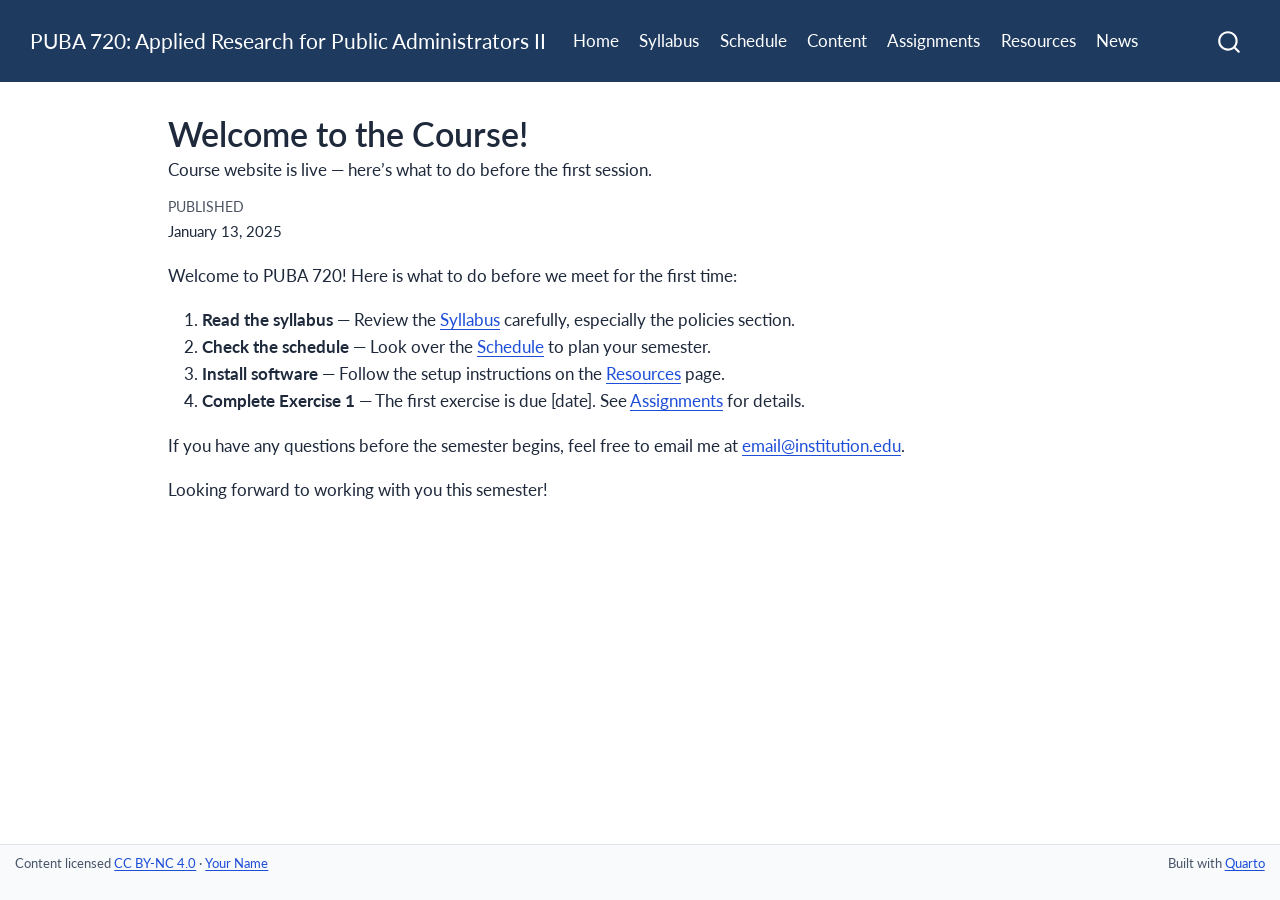
<file: announcements/welcome.html>
<!DOCTYPE html>
<html xmlns="http://www.w3.org/1999/xhtml" lang="en" xml:lang="en"><head>

<meta charset="utf-8">
<meta name="generator" content="quarto-1.8.27">

<meta name="viewport" content="width=device-width, initial-scale=1.0, user-scalable=yes">

<meta name="dcterms.date" content="2025-01-13">
<meta name="description" content="Course website is live — here’s what to do before the first session.">

<title>Welcome to the Course! – PUBA 720: Applied Research for Public Administrators II</title>
<style>
code{white-space: pre-wrap;}
span.smallcaps{font-variant: small-caps;}
div.columns{display: flex; gap: min(4vw, 1.5em);}
div.column{flex: auto; overflow-x: auto;}
div.hanging-indent{margin-left: 1.5em; text-indent: -1.5em;}
ul.task-list{list-style: none;}
ul.task-list li input[type="checkbox"] {
  width: 0.8em;
  margin: 0 0.8em 0.2em -1em; /* quarto-specific, see https://github.com/quarto-dev/quarto-cli/issues/4556 */ 
  vertical-align: middle;
}
</style>


<script src="../site_libs/quarto-nav/quarto-nav.js"></script>
<script src="../site_libs/clipboard/clipboard.min.js"></script>
<script src="../site_libs/quarto-search/autocomplete.umd.js"></script>
<script src="../site_libs/quarto-search/fuse.min.js"></script>
<script src="../site_libs/quarto-search/quarto-search.js"></script>
<meta name="quarto:offset" content="../">
<script src="../site_libs/quarto-html/quarto.js" type="module"></script>
<script src="../site_libs/quarto-html/tabsets/tabsets.js" type="module"></script>
<script src="../site_libs/quarto-html/axe/axe-check.js" type="module"></script>
<script src="../site_libs/quarto-html/popper.min.js"></script>
<script src="../site_libs/quarto-html/tippy.umd.min.js"></script>
<script src="../site_libs/quarto-html/anchor.min.js"></script>
<link href="../site_libs/quarto-html/tippy.css" rel="stylesheet">
<link href="../site_libs/quarto-html/quarto-syntax-highlighting-ed96de9b727972fe78a7b5d16c58bf87.css" rel="stylesheet" id="quarto-text-highlighting-styles">
<script src="../site_libs/bootstrap/bootstrap.min.js"></script>
<link href="../site_libs/bootstrap/bootstrap-icons.css" rel="stylesheet">
<link href="../site_libs/bootstrap/bootstrap-c410477cb083180b8fe2dfa5824c04f8.min.css" rel="stylesheet" append-hash="true" id="quarto-bootstrap" data-mode="light">
<script id="quarto-search-options" type="application/json">{
  "location": "navbar",
  "copy-button": false,
  "collapse-after": 3,
  "panel-placement": "end",
  "type": "overlay",
  "limit": 50,
  "keyboard-shortcut": [
    "f",
    "/",
    "s"
  ],
  "show-item-context": false,
  "language": {
    "search-no-results-text": "No results",
    "search-matching-documents-text": "matching documents",
    "search-copy-link-title": "Copy link to search",
    "search-hide-matches-text": "Hide additional matches",
    "search-more-match-text": "more match in this document",
    "search-more-matches-text": "more matches in this document",
    "search-clear-button-title": "Clear",
    "search-text-placeholder": "",
    "search-detached-cancel-button-title": "Cancel",
    "search-submit-button-title": "Submit",
    "search-label": "Search"
  }
}</script>


<link rel="stylesheet" href="../styles.css">
</head>

<body class="nav-fixed quarto-light">

<div id="quarto-search-results"></div>
  <header id="quarto-header" class="headroom fixed-top">
    <nav class="navbar navbar-expand-lg " data-bs-theme="dark">
      <div class="navbar-container container-fluid">
      <div class="navbar-brand-container mx-auto">
    <a class="navbar-brand" href="../index.html">
    <span class="navbar-title">PUBA 720: Applied Research for Public Administrators II</span>
    </a>
  </div>
            <div id="quarto-search" class="" title="Search"></div>
          <button class="navbar-toggler" type="button" data-bs-toggle="collapse" data-bs-target="#navbarCollapse" aria-controls="navbarCollapse" role="menu" aria-expanded="false" aria-label="Toggle navigation" onclick="if (window.quartoToggleHeadroom) { window.quartoToggleHeadroom(); }">
  <span class="navbar-toggler-icon"></span>
</button>
          <div class="collapse navbar-collapse" id="navbarCollapse">
            <ul class="navbar-nav navbar-nav-scroll me-auto">
  <li class="nav-item">
    <a class="nav-link" href="../index.html"> 
<span class="menu-text">Home</span></a>
  </li>  
  <li class="nav-item">
    <a class="nav-link" href="../syllabus.html"> 
<span class="menu-text">Syllabus</span></a>
  </li>  
  <li class="nav-item">
    <a class="nav-link" href="../schedule.html"> 
<span class="menu-text">Schedule</span></a>
  </li>  
  <li class="nav-item">
    <a class="nav-link" href="../content/index.html"> 
<span class="menu-text">Content</span></a>
  </li>  
  <li class="nav-item">
    <a class="nav-link" href="../assignment/index.html"> 
<span class="menu-text">Assignments</span></a>
  </li>  
  <li class="nav-item">
    <a class="nav-link" href="../resources.html"> 
<span class="menu-text">Resources</span></a>
  </li>  
  <li class="nav-item">
    <a class="nav-link" href="../news.html"> 
<span class="menu-text">News</span></a>
  </li>  
</ul>
          </div> <!-- /navcollapse -->
            <div class="quarto-navbar-tools">
</div>
      </div> <!-- /container-fluid -->
    </nav>
</header>
<!-- content -->
<div id="quarto-content" class="quarto-container page-columns page-rows-contents page-layout-article page-navbar">
<!-- sidebar -->
<!-- margin-sidebar -->
    <div id="quarto-margin-sidebar" class="sidebar margin-sidebar zindex-bottom">
        
    </div>
<!-- main -->
<main class="content" id="quarto-document-content">
<!-- WCAG 2.4.1: Bypass Blocks — skip link becomes visible on keyboard focus -->
<a class="skip-nav" href="#quarto-document-content">Skip to main content</a>

<header id="title-block-header" class="quarto-title-block default">
<div class="quarto-title">
<h1 class="title">Welcome to the Course!</h1>
</div>

<div>
  <div class="description">
    Course website is live — here’s what to do before the first session.
  </div>
</div>


<div class="quarto-title-meta">

    
    <div>
    <div class="quarto-title-meta-heading">Published</div>
    <div class="quarto-title-meta-contents">
      <p class="date">January 13, 2025</p>
    </div>
  </div>
  
    
  </div>
  


</header>


<p>Welcome to PUBA 720! Here is what to do before we meet for the first time:</p>
<ol type="1">
<li><strong>Read the syllabus</strong> — Review the <a href="../syllabus.html">Syllabus</a> carefully, especially the policies section.</li>
<li><strong>Check the schedule</strong> — Look over the <a href="../schedule.html">Schedule</a> to plan your semester.</li>
<li><strong>Install software</strong> — Follow the setup instructions on the <a href="../resources.html">Resources</a> page.</li>
<li><strong>Complete Exercise 1</strong> — The first exercise is due [date]. See <a href="../assignment/index.html">Assignments</a> for details.</li>
</ol>
<p>If you have any questions before the semester begins, feel free to email me at <a href="mailto:email@institution.edu">email@institution.edu</a>.</p>
<p>Looking forward to working with you this semester!</p>



</main> <!-- /main -->
<script id="quarto-html-after-body" type="application/javascript">
  window.document.addEventListener("DOMContentLoaded", function (event) {
    const icon = "";
    const anchorJS = new window.AnchorJS();
    anchorJS.options = {
      placement: 'right',
      icon: icon
    };
    anchorJS.add('.anchored');
    const isCodeAnnotation = (el) => {
      for (const clz of el.classList) {
        if (clz.startsWith('code-annotation-')) {                     
          return true;
        }
      }
      return false;
    }
    const onCopySuccess = function(e) {
      // button target
      const button = e.trigger;
      // don't keep focus
      button.blur();
      // flash "checked"
      button.classList.add('code-copy-button-checked');
      var currentTitle = button.getAttribute("title");
      button.setAttribute("title", "Copied!");
      let tooltip;
      if (window.bootstrap) {
        button.setAttribute("data-bs-toggle", "tooltip");
        button.setAttribute("data-bs-placement", "left");
        button.setAttribute("data-bs-title", "Copied!");
        tooltip = new bootstrap.Tooltip(button, 
          { trigger: "manual", 
            customClass: "code-copy-button-tooltip",
            offset: [0, -8]});
        tooltip.show();    
      }
      setTimeout(function() {
        if (tooltip) {
          tooltip.hide();
          button.removeAttribute("data-bs-title");
          button.removeAttribute("data-bs-toggle");
          button.removeAttribute("data-bs-placement");
        }
        button.setAttribute("title", currentTitle);
        button.classList.remove('code-copy-button-checked');
      }, 1000);
      // clear code selection
      e.clearSelection();
    }
    const getTextToCopy = function(trigger) {
      const outerScaffold = trigger.parentElement.cloneNode(true);
      const codeEl = outerScaffold.querySelector('code');
      for (const childEl of codeEl.children) {
        if (isCodeAnnotation(childEl)) {
          childEl.remove();
        }
      }
      return codeEl.innerText;
    }
    const clipboard = new window.ClipboardJS('.code-copy-button:not([data-in-quarto-modal])', {
      text: getTextToCopy
    });
    clipboard.on('success', onCopySuccess);
    if (window.document.getElementById('quarto-embedded-source-code-modal')) {
      const clipboardModal = new window.ClipboardJS('.code-copy-button[data-in-quarto-modal]', {
        text: getTextToCopy,
        container: window.document.getElementById('quarto-embedded-source-code-modal')
      });
      clipboardModal.on('success', onCopySuccess);
    }
      var localhostRegex = new RegExp(/^(?:http|https):\/\/localhost\:?[0-9]*\//);
      var mailtoRegex = new RegExp(/^mailto:/);
        var filterRegex = new RegExp("https:\/\/colt-jensen\.github\.io\/puba-720-");
      var isInternal = (href) => {
          return filterRegex.test(href) || localhostRegex.test(href) || mailtoRegex.test(href);
      }
      // Inspect non-navigation links and adorn them if external
     var links = window.document.querySelectorAll('a[href]:not(.nav-link):not(.navbar-brand):not(.toc-action):not(.sidebar-link):not(.sidebar-item-toggle):not(.pagination-link):not(.no-external):not([aria-hidden]):not(.dropdown-item):not(.quarto-navigation-tool):not(.about-link)');
      for (var i=0; i<links.length; i++) {
        const link = links[i];
        if (!isInternal(link.href)) {
          // undo the damage that might have been done by quarto-nav.js in the case of
          // links that we want to consider external
          if (link.dataset.originalHref !== undefined) {
            link.href = link.dataset.originalHref;
          }
        }
      }
    function tippyHover(el, contentFn, onTriggerFn, onUntriggerFn) {
      const config = {
        allowHTML: true,
        maxWidth: 500,
        delay: 100,
        arrow: false,
        appendTo: function(el) {
            return el.parentElement;
        },
        interactive: true,
        interactiveBorder: 10,
        theme: 'quarto',
        placement: 'bottom-start',
      };
      if (contentFn) {
        config.content = contentFn;
      }
      if (onTriggerFn) {
        config.onTrigger = onTriggerFn;
      }
      if (onUntriggerFn) {
        config.onUntrigger = onUntriggerFn;
      }
      window.tippy(el, config); 
    }
    const noterefs = window.document.querySelectorAll('a[role="doc-noteref"]');
    for (var i=0; i<noterefs.length; i++) {
      const ref = noterefs[i];
      tippyHover(ref, function() {
        // use id or data attribute instead here
        let href = ref.getAttribute('data-footnote-href') || ref.getAttribute('href');
        try { href = new URL(href).hash; } catch {}
        const id = href.replace(/^#\/?/, "");
        const note = window.document.getElementById(id);
        if (note) {
          return note.innerHTML;
        } else {
          return "";
        }
      });
    }
    const xrefs = window.document.querySelectorAll('a.quarto-xref');
    const processXRef = (id, note) => {
      // Strip column container classes
      const stripColumnClz = (el) => {
        el.classList.remove("page-full", "page-columns");
        if (el.children) {
          for (const child of el.children) {
            stripColumnClz(child);
          }
        }
      }
      stripColumnClz(note)
      if (id === null || id.startsWith('sec-')) {
        // Special case sections, only their first couple elements
        const container = document.createElement("div");
        if (note.children && note.children.length > 2) {
          container.appendChild(note.children[0].cloneNode(true));
          for (let i = 1; i < note.children.length; i++) {
            const child = note.children[i];
            if (child.tagName === "P" && child.innerText === "") {
              continue;
            } else {
              container.appendChild(child.cloneNode(true));
              break;
            }
          }
          if (window.Quarto?.typesetMath) {
            window.Quarto.typesetMath(container);
          }
          return container.innerHTML
        } else {
          if (window.Quarto?.typesetMath) {
            window.Quarto.typesetMath(note);
          }
          return note.innerHTML;
        }
      } else {
        // Remove any anchor links if they are present
        const anchorLink = note.querySelector('a.anchorjs-link');
        if (anchorLink) {
          anchorLink.remove();
        }
        if (window.Quarto?.typesetMath) {
          window.Quarto.typesetMath(note);
        }
        if (note.classList.contains("callout")) {
          return note.outerHTML;
        } else {
          return note.innerHTML;
        }
      }
    }
    for (var i=0; i<xrefs.length; i++) {
      const xref = xrefs[i];
      tippyHover(xref, undefined, function(instance) {
        instance.disable();
        let url = xref.getAttribute('href');
        let hash = undefined; 
        if (url.startsWith('#')) {
          hash = url;
        } else {
          try { hash = new URL(url).hash; } catch {}
        }
        if (hash) {
          const id = hash.replace(/^#\/?/, "");
          const note = window.document.getElementById(id);
          if (note !== null) {
            try {
              const html = processXRef(id, note.cloneNode(true));
              instance.setContent(html);
            } finally {
              instance.enable();
              instance.show();
            }
          } else {
            // See if we can fetch this
            fetch(url.split('#')[0])
            .then(res => res.text())
            .then(html => {
              const parser = new DOMParser();
              const htmlDoc = parser.parseFromString(html, "text/html");
              const note = htmlDoc.getElementById(id);
              if (note !== null) {
                const html = processXRef(id, note);
                instance.setContent(html);
              } 
            }).finally(() => {
              instance.enable();
              instance.show();
            });
          }
        } else {
          // See if we can fetch a full url (with no hash to target)
          // This is a special case and we should probably do some content thinning / targeting
          fetch(url)
          .then(res => res.text())
          .then(html => {
            const parser = new DOMParser();
            const htmlDoc = parser.parseFromString(html, "text/html");
            const note = htmlDoc.querySelector('main.content');
            if (note !== null) {
              // This should only happen for chapter cross references
              // (since there is no id in the URL)
              // remove the first header
              if (note.children.length > 0 && note.children[0].tagName === "HEADER") {
                note.children[0].remove();
              }
              const html = processXRef(null, note);
              instance.setContent(html);
            } 
          }).finally(() => {
            instance.enable();
            instance.show();
          });
        }
      }, function(instance) {
      });
    }
        let selectedAnnoteEl;
        const selectorForAnnotation = ( cell, annotation) => {
          let cellAttr = 'data-code-cell="' + cell + '"';
          let lineAttr = 'data-code-annotation="' +  annotation + '"';
          const selector = 'span[' + cellAttr + '][' + lineAttr + ']';
          return selector;
        }
        const selectCodeLines = (annoteEl) => {
          const doc = window.document;
          const targetCell = annoteEl.getAttribute("data-target-cell");
          const targetAnnotation = annoteEl.getAttribute("data-target-annotation");
          const annoteSpan = window.document.querySelector(selectorForAnnotation(targetCell, targetAnnotation));
          const lines = annoteSpan.getAttribute("data-code-lines").split(",");
          const lineIds = lines.map((line) => {
            return targetCell + "-" + line;
          })
          let top = null;
          let height = null;
          let parent = null;
          if (lineIds.length > 0) {
              //compute the position of the single el (top and bottom and make a div)
              const el = window.document.getElementById(lineIds[0]);
              top = el.offsetTop;
              height = el.offsetHeight;
              parent = el.parentElement.parentElement;
            if (lineIds.length > 1) {
              const lastEl = window.document.getElementById(lineIds[lineIds.length - 1]);
              const bottom = lastEl.offsetTop + lastEl.offsetHeight;
              height = bottom - top;
            }
            if (top !== null && height !== null && parent !== null) {
              // cook up a div (if necessary) and position it 
              let div = window.document.getElementById("code-annotation-line-highlight");
              if (div === null) {
                div = window.document.createElement("div");
                div.setAttribute("id", "code-annotation-line-highlight");
                div.style.position = 'absolute';
                parent.appendChild(div);
              }
              div.style.top = top - 2 + "px";
              div.style.height = height + 4 + "px";
              div.style.left = 0;
              let gutterDiv = window.document.getElementById("code-annotation-line-highlight-gutter");
              if (gutterDiv === null) {
                gutterDiv = window.document.createElement("div");
                gutterDiv.setAttribute("id", "code-annotation-line-highlight-gutter");
                gutterDiv.style.position = 'absolute';
                const codeCell = window.document.getElementById(targetCell);
                const gutter = codeCell.querySelector('.code-annotation-gutter');
                gutter.appendChild(gutterDiv);
              }
              gutterDiv.style.top = top - 2 + "px";
              gutterDiv.style.height = height + 4 + "px";
            }
            selectedAnnoteEl = annoteEl;
          }
        };
        const unselectCodeLines = () => {
          const elementsIds = ["code-annotation-line-highlight", "code-annotation-line-highlight-gutter"];
          elementsIds.forEach((elId) => {
            const div = window.document.getElementById(elId);
            if (div) {
              div.remove();
            }
          });
          selectedAnnoteEl = undefined;
        };
          // Handle positioning of the toggle
      window.addEventListener(
        "resize",
        throttle(() => {
          elRect = undefined;
          if (selectedAnnoteEl) {
            selectCodeLines(selectedAnnoteEl);
          }
        }, 10)
      );
      function throttle(fn, ms) {
      let throttle = false;
      let timer;
        return (...args) => {
          if(!throttle) { // first call gets through
              fn.apply(this, args);
              throttle = true;
          } else { // all the others get throttled
              if(timer) clearTimeout(timer); // cancel #2
              timer = setTimeout(() => {
                fn.apply(this, args);
                timer = throttle = false;
              }, ms);
          }
        };
      }
        // Attach click handler to the DT
        const annoteDls = window.document.querySelectorAll('dt[data-target-cell]');
        for (const annoteDlNode of annoteDls) {
          annoteDlNode.addEventListener('click', (event) => {
            const clickedEl = event.target;
            if (clickedEl !== selectedAnnoteEl) {
              unselectCodeLines();
              const activeEl = window.document.querySelector('dt[data-target-cell].code-annotation-active');
              if (activeEl) {
                activeEl.classList.remove('code-annotation-active');
              }
              selectCodeLines(clickedEl);
              clickedEl.classList.add('code-annotation-active');
            } else {
              // Unselect the line
              unselectCodeLines();
              clickedEl.classList.remove('code-annotation-active');
            }
          });
        }
    const findCites = (el) => {
      const parentEl = el.parentElement;
      if (parentEl) {
        const cites = parentEl.dataset.cites;
        if (cites) {
          return {
            el,
            cites: cites.split(' ')
          };
        } else {
          return findCites(el.parentElement)
        }
      } else {
        return undefined;
      }
    };
    var bibliorefs = window.document.querySelectorAll('a[role="doc-biblioref"]');
    for (var i=0; i<bibliorefs.length; i++) {
      const ref = bibliorefs[i];
      const citeInfo = findCites(ref);
      if (citeInfo) {
        tippyHover(citeInfo.el, function() {
          var popup = window.document.createElement('div');
          citeInfo.cites.forEach(function(cite) {
            var citeDiv = window.document.createElement('div');
            citeDiv.classList.add('hanging-indent');
            citeDiv.classList.add('csl-entry');
            var biblioDiv = window.document.getElementById('ref-' + cite);
            if (biblioDiv) {
              citeDiv.innerHTML = biblioDiv.innerHTML;
            }
            popup.appendChild(citeDiv);
          });
          return popup.innerHTML;
        });
      }
    }
  });
  </script>
</div> <!-- /content -->
<footer class="footer">
  <div class="nav-footer">
    <div class="nav-footer-left">
<p>Content licensed <a href="https://creativecommons.org/licenses/by-nc/4.0/">CC BY-NC 4.0</a> · <a href="https://yourwebsite.com">Your Name</a></p>
</div>   
    <div class="nav-footer-center">
      &nbsp;
    </div>
    <div class="nav-footer-right">
<p>Built with <a href="https://quarto.org/">Quarto</a></p>
</div>
  </div>
</footer>




</body></html>
</file>
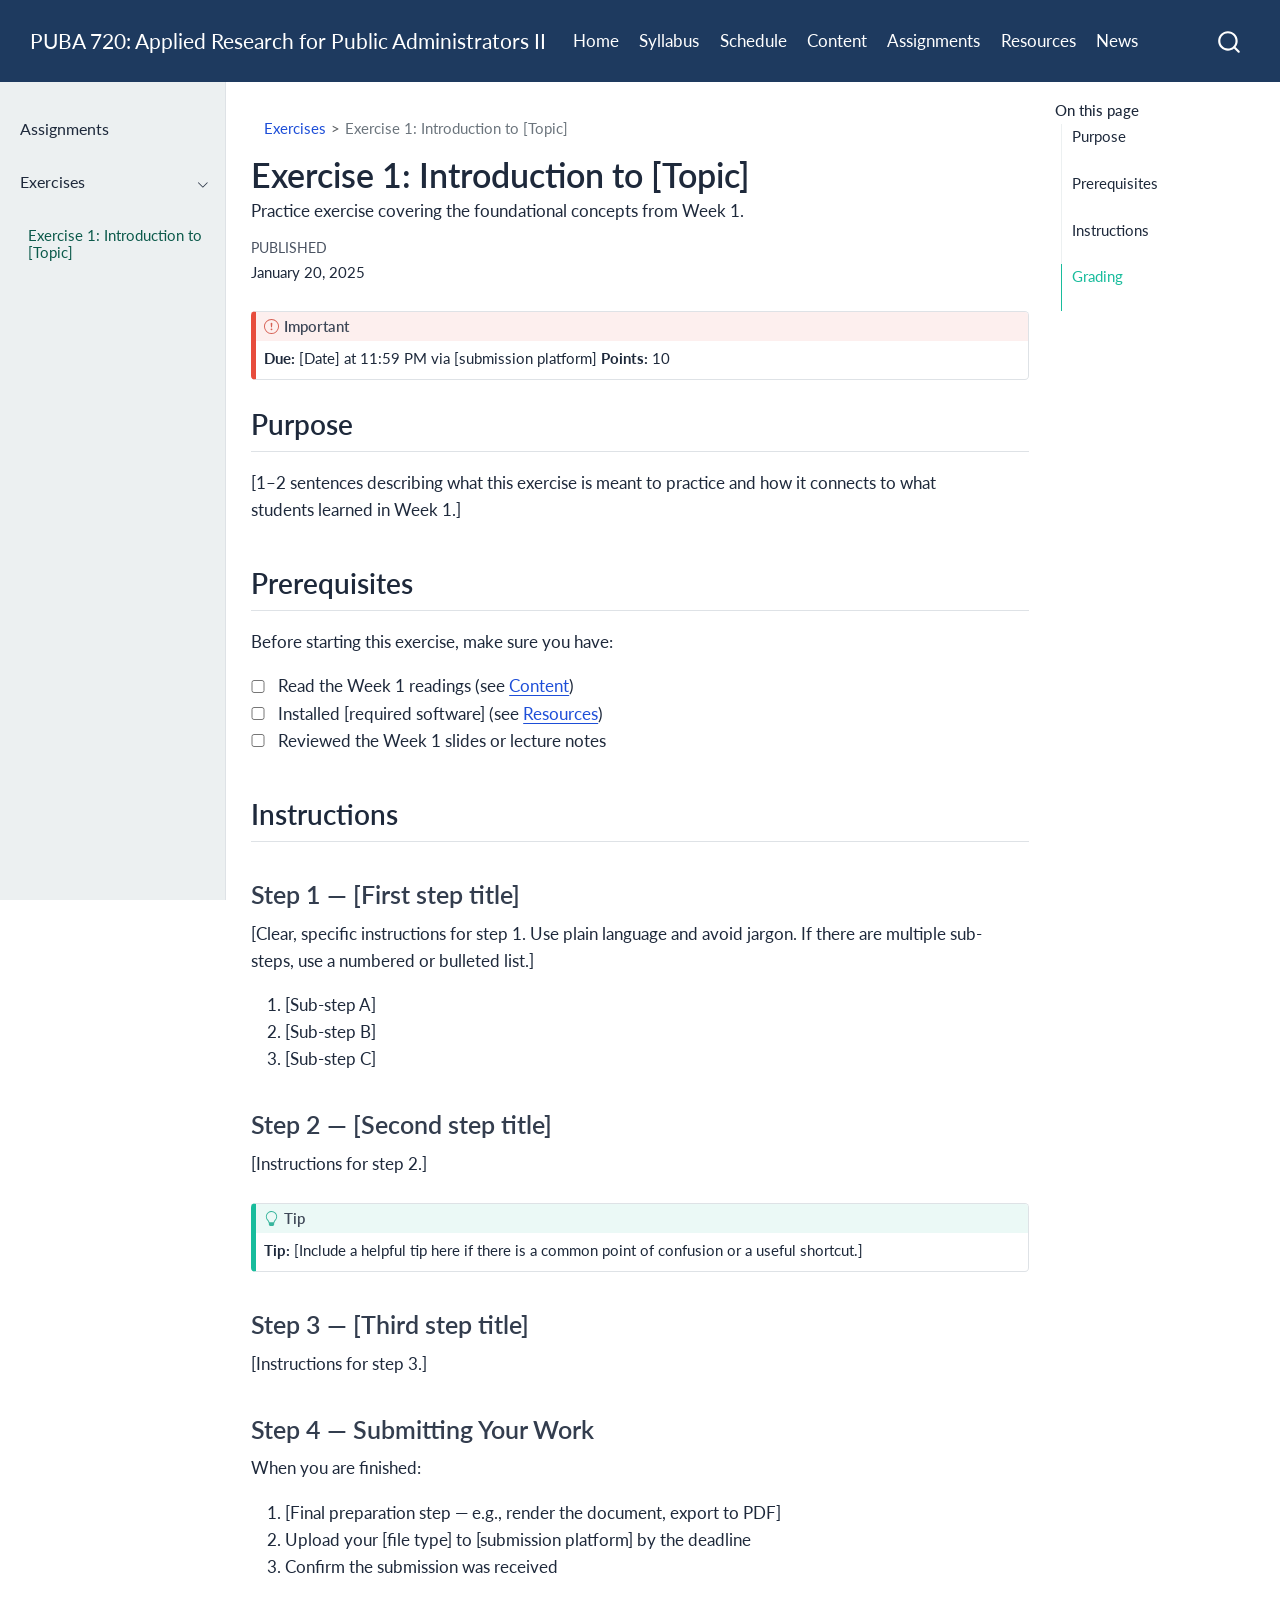
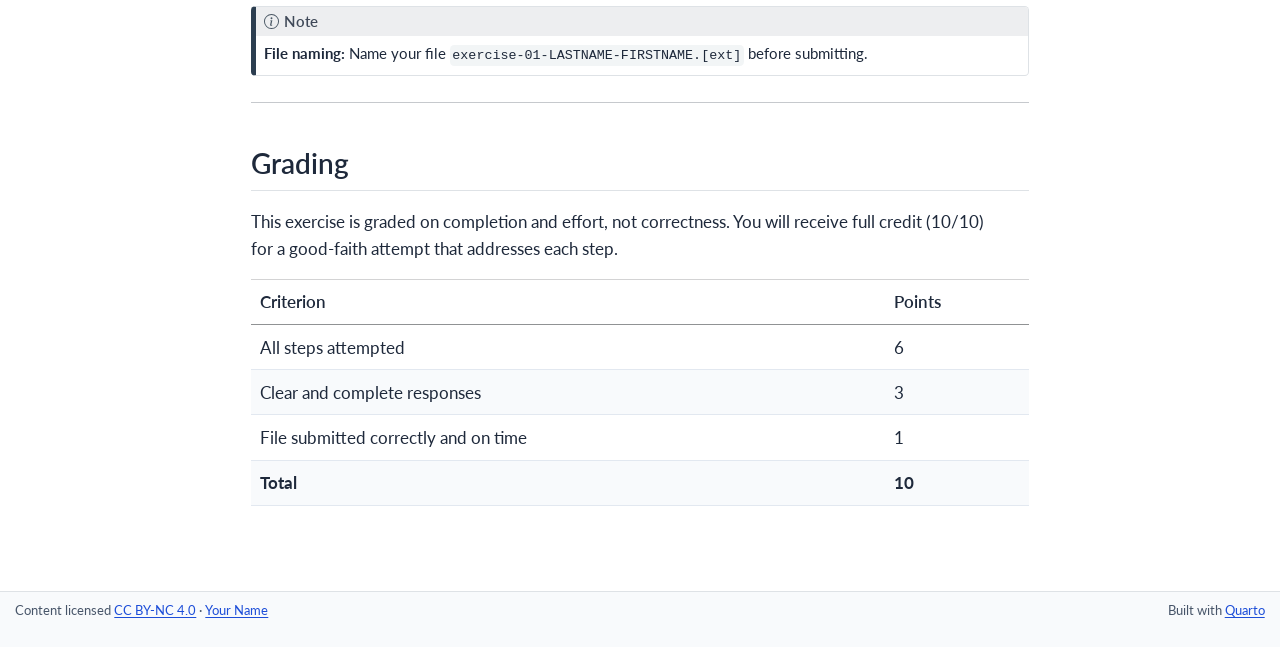
<file: assignment/01-exercise.html>
<!DOCTYPE html>
<html xmlns="http://www.w3.org/1999/xhtml" lang="en" xml:lang="en"><head>

<meta charset="utf-8">
<meta name="generator" content="quarto-1.8.27">

<meta name="viewport" content="width=device-width, initial-scale=1.0, user-scalable=yes">

<meta name="dcterms.date" content="2025-01-20">
<meta name="description" content="Practice exercise covering the foundational concepts from Week 1.">

<title>Exercise 1: Introduction to [Topic] – PUBA 720: Applied Research for Public Administrators II</title>
<style>
code{white-space: pre-wrap;}
span.smallcaps{font-variant: small-caps;}
div.columns{display: flex; gap: min(4vw, 1.5em);}
div.column{flex: auto; overflow-x: auto;}
div.hanging-indent{margin-left: 1.5em; text-indent: -1.5em;}
ul.task-list{list-style: none;}
ul.task-list li input[type="checkbox"] {
  width: 0.8em;
  margin: 0 0.8em 0.2em -1em; /* quarto-specific, see https://github.com/quarto-dev/quarto-cli/issues/4556 */ 
  vertical-align: middle;
}
</style>


<script src="../site_libs/quarto-nav/quarto-nav.js"></script>
<script src="../site_libs/clipboard/clipboard.min.js"></script>
<script src="../site_libs/quarto-search/autocomplete.umd.js"></script>
<script src="../site_libs/quarto-search/fuse.min.js"></script>
<script src="../site_libs/quarto-search/quarto-search.js"></script>
<meta name="quarto:offset" content="../">
<script src="../site_libs/quarto-html/quarto.js" type="module"></script>
<script src="../site_libs/quarto-html/tabsets/tabsets.js" type="module"></script>
<script src="../site_libs/quarto-html/axe/axe-check.js" type="module"></script>
<script src="../site_libs/quarto-html/popper.min.js"></script>
<script src="../site_libs/quarto-html/tippy.umd.min.js"></script>
<script src="../site_libs/quarto-html/anchor.min.js"></script>
<link href="../site_libs/quarto-html/tippy.css" rel="stylesheet">
<link href="../site_libs/quarto-html/quarto-syntax-highlighting-ed96de9b727972fe78a7b5d16c58bf87.css" rel="stylesheet" id="quarto-text-highlighting-styles">
<script src="../site_libs/bootstrap/bootstrap.min.js"></script>
<link href="../site_libs/bootstrap/bootstrap-icons.css" rel="stylesheet">
<link href="../site_libs/bootstrap/bootstrap-c410477cb083180b8fe2dfa5824c04f8.min.css" rel="stylesheet" append-hash="true" id="quarto-bootstrap" data-mode="light">
<script id="quarto-search-options" type="application/json">{
  "location": "navbar",
  "copy-button": false,
  "collapse-after": 3,
  "panel-placement": "end",
  "type": "overlay",
  "limit": 50,
  "keyboard-shortcut": [
    "f",
    "/",
    "s"
  ],
  "show-item-context": false,
  "language": {
    "search-no-results-text": "No results",
    "search-matching-documents-text": "matching documents",
    "search-copy-link-title": "Copy link to search",
    "search-hide-matches-text": "Hide additional matches",
    "search-more-match-text": "more match in this document",
    "search-more-matches-text": "more matches in this document",
    "search-clear-button-title": "Clear",
    "search-text-placeholder": "",
    "search-detached-cancel-button-title": "Cancel",
    "search-submit-button-title": "Submit",
    "search-label": "Search"
  }
}</script>


<link rel="stylesheet" href="../styles.css">
</head>

<body class="nav-sidebar docked nav-fixed quarto-light">

<div id="quarto-search-results"></div>
  <header id="quarto-header" class="headroom fixed-top">
    <nav class="navbar navbar-expand-lg " data-bs-theme="dark">
      <div class="navbar-container container-fluid">
      <div class="navbar-brand-container mx-auto">
    <a class="navbar-brand" href="../index.html">
    <span class="navbar-title">PUBA 720: Applied Research for Public Administrators II</span>
    </a>
  </div>
            <div id="quarto-search" class="" title="Search"></div>
          <button class="navbar-toggler" type="button" data-bs-toggle="collapse" data-bs-target="#navbarCollapse" aria-controls="navbarCollapse" role="menu" aria-expanded="false" aria-label="Toggle navigation" onclick="if (window.quartoToggleHeadroom) { window.quartoToggleHeadroom(); }">
  <span class="navbar-toggler-icon"></span>
</button>
          <div class="collapse navbar-collapse" id="navbarCollapse">
            <ul class="navbar-nav navbar-nav-scroll me-auto">
  <li class="nav-item">
    <a class="nav-link" href="../index.html"> 
<span class="menu-text">Home</span></a>
  </li>  
  <li class="nav-item">
    <a class="nav-link" href="../syllabus.html"> 
<span class="menu-text">Syllabus</span></a>
  </li>  
  <li class="nav-item">
    <a class="nav-link" href="../schedule.html"> 
<span class="menu-text">Schedule</span></a>
  </li>  
  <li class="nav-item">
    <a class="nav-link" href="../content/index.html"> 
<span class="menu-text">Content</span></a>
  </li>  
  <li class="nav-item">
    <a class="nav-link active" href="../assignment/index.html" aria-current="page"> 
<span class="menu-text">Assignments</span></a>
  </li>  
  <li class="nav-item">
    <a class="nav-link" href="../resources.html"> 
<span class="menu-text">Resources</span></a>
  </li>  
  <li class="nav-item">
    <a class="nav-link" href="../news.html"> 
<span class="menu-text">News</span></a>
  </li>  
</ul>
          </div> <!-- /navcollapse -->
            <div class="quarto-navbar-tools">
</div>
      </div> <!-- /container-fluid -->
    </nav>
  <nav class="quarto-secondary-nav">
    <div class="container-fluid d-flex">
      <button type="button" class="quarto-btn-toggle btn" data-bs-toggle="collapse" role="button" data-bs-target=".quarto-sidebar-collapse-item" aria-controls="quarto-sidebar" aria-expanded="false" aria-label="Toggle sidebar navigation" onclick="if (window.quartoToggleHeadroom) { window.quartoToggleHeadroom(); }">
        <i class="bi bi-layout-text-sidebar-reverse"></i>
      </button>
        <nav class="quarto-page-breadcrumbs" aria-label="breadcrumb"><ol class="breadcrumb"><li class="breadcrumb-item"><a href="../assignment/01-exercise.html">Exercises</a></li><li class="breadcrumb-item"><a href="../assignment/01-exercise.html">Exercise 1: Introduction to [Topic]</a></li></ol></nav>
        <a class="flex-grow-1" role="navigation" data-bs-toggle="collapse" data-bs-target=".quarto-sidebar-collapse-item" aria-controls="quarto-sidebar" aria-expanded="false" aria-label="Toggle sidebar navigation" onclick="if (window.quartoToggleHeadroom) { window.quartoToggleHeadroom(); }">      
        </a>
    </div>
  </nav>
</header>
<!-- content -->
<div id="quarto-content" class="quarto-container page-columns page-rows-contents page-layout-article page-navbar">
<!-- sidebar -->
  <nav id="quarto-sidebar" class="sidebar collapse collapse-horizontal quarto-sidebar-collapse-item sidebar-navigation docked overflow-auto">
    <div class="sidebar-menu-container"> 
    <ul class="list-unstyled mt-1">
        <li class="sidebar-item">
  <div class="sidebar-item-container"> 
  <a href="../assignment/index.html" class="sidebar-item-text sidebar-link">
 <span class="menu-text">Assignments</span></a>
  </div>
</li>
        <li class="sidebar-item sidebar-item-section">
      <div class="sidebar-item-container"> 
            <a class="sidebar-item-text sidebar-link text-start" data-bs-toggle="collapse" data-bs-target="#quarto-sidebar-section-1" role="navigation" aria-expanded="true">
 <span class="menu-text">Exercises</span></a>
          <a class="sidebar-item-toggle text-start" data-bs-toggle="collapse" data-bs-target="#quarto-sidebar-section-1" role="navigation" aria-expanded="true" aria-label="Toggle section">
            <i class="bi bi-chevron-right ms-2"></i>
          </a> 
      </div>
      <ul id="quarto-sidebar-section-1" class="collapse list-unstyled sidebar-section depth1 show">  
          <li class="sidebar-item">
  <div class="sidebar-item-container"> 
  <a href="../assignment/01-exercise.html" class="sidebar-item-text sidebar-link active">
 <span class="menu-text">Exercise 1: Introduction to [Topic]</span></a>
  </div>
</li>
      </ul>
  </li>
    </ul>
    </div>
</nav>
<div id="quarto-sidebar-glass" class="quarto-sidebar-collapse-item" data-bs-toggle="collapse" data-bs-target=".quarto-sidebar-collapse-item"></div>
<!-- margin-sidebar -->
    <div id="quarto-margin-sidebar" class="sidebar margin-sidebar">
        <nav id="TOC" role="doc-toc" class="toc-active">
    <h2 id="toc-title">On this page</h2>
   
  <ul>
  <li><a href="#purpose" id="toc-purpose" class="nav-link active" data-scroll-target="#purpose">Purpose</a></li>
  <li><a href="#prerequisites" id="toc-prerequisites" class="nav-link" data-scroll-target="#prerequisites">Prerequisites</a></li>
  <li><a href="#instructions" id="toc-instructions" class="nav-link" data-scroll-target="#instructions">Instructions</a>
  <ul class="collapse">
  <li><a href="#step-1-first-step-title" id="toc-step-1-first-step-title" class="nav-link" data-scroll-target="#step-1-first-step-title">Step 1 — [First step title]</a></li>
  <li><a href="#step-2-second-step-title" id="toc-step-2-second-step-title" class="nav-link" data-scroll-target="#step-2-second-step-title">Step 2 — [Second step title]</a></li>
  <li><a href="#step-3-third-step-title" id="toc-step-3-third-step-title" class="nav-link" data-scroll-target="#step-3-third-step-title">Step 3 — [Third step title]</a></li>
  <li><a href="#step-4-submitting-your-work" id="toc-step-4-submitting-your-work" class="nav-link" data-scroll-target="#step-4-submitting-your-work">Step 4 — Submitting Your Work</a></li>
  </ul></li>
  <li><a href="#grading" id="toc-grading" class="nav-link" data-scroll-target="#grading">Grading</a></li>
  </ul>
</nav>
    </div>
<!-- main -->
<main class="content" id="quarto-document-content">
<!-- WCAG 2.4.1: Bypass Blocks — skip link becomes visible on keyboard focus -->
<a class="skip-nav" href="#quarto-document-content">Skip to main content</a>

<header id="title-block-header" class="quarto-title-block default"><nav class="quarto-page-breadcrumbs quarto-title-breadcrumbs d-none d-lg-block" aria-label="breadcrumb"><ol class="breadcrumb"><li class="breadcrumb-item"><a href="../assignment/01-exercise.html">Exercises</a></li><li class="breadcrumb-item"><a href="../assignment/01-exercise.html">Exercise 1: Introduction to [Topic]</a></li></ol></nav>
<div class="quarto-title">
<h1 class="title">Exercise 1: Introduction to [Topic]</h1>
</div>

<div>
  <div class="description">
    Practice exercise covering the foundational concepts from Week 1.
  </div>
</div>


<div class="quarto-title-meta">

    
    <div>
    <div class="quarto-title-meta-heading">Published</div>
    <div class="quarto-title-meta-contents">
      <p class="date">January 20, 2025</p>
    </div>
  </div>
  
    
  </div>
  


</header>


<div class="callout callout-style-default callout-important callout-titled">
<div class="callout-header d-flex align-content-center">
<div class="callout-icon-container">
<i class="callout-icon"></i>
</div>
<div class="callout-title-container flex-fill">
Important
</div>
</div>
<div class="callout-body-container callout-body">
<p><strong>Due:</strong> [Date] at 11:59 PM via [submission platform] <strong>Points:</strong> 10</p>
</div>
</div>
<section id="purpose" class="level2">
<h2 class="anchored" data-anchor-id="purpose">Purpose</h2>
<p>[1–2 sentences describing what this exercise is meant to practice and how it connects to what students learned in Week 1.]</p>
</section>
<section id="prerequisites" class="level2">
<h2 class="anchored" data-anchor-id="prerequisites">Prerequisites</h2>
<p>Before starting this exercise, make sure you have:</p>
<ul class="task-list">
<li><label><input type="checkbox">Read the Week 1 readings (see <a href="../content/01-content.html">Content</a>)</label></li>
<li><label><input type="checkbox">Installed [required software] (see <a href="../resources.html">Resources</a>)</label></li>
<li><label><input type="checkbox">Reviewed the Week 1 slides or lecture notes</label></li>
</ul>
</section>
<section id="instructions" class="level2">
<h2 class="anchored" data-anchor-id="instructions">Instructions</h2>
<section id="step-1-first-step-title" class="level3">
<h3 class="anchored" data-anchor-id="step-1-first-step-title">Step 1 — [First step title]</h3>
<p>[Clear, specific instructions for step 1. Use plain language and avoid jargon. If there are multiple sub-steps, use a numbered or bulleted list.]</p>
<ol type="1">
<li>[Sub-step A]</li>
<li>[Sub-step B]</li>
<li>[Sub-step C]</li>
</ol>
</section>
<section id="step-2-second-step-title" class="level3">
<h3 class="anchored" data-anchor-id="step-2-second-step-title">Step 2 — [Second step title]</h3>
<p>[Instructions for step 2.]</p>
<div class="callout callout-style-default callout-tip callout-titled">
<div class="callout-header d-flex align-content-center">
<div class="callout-icon-container">
<i class="callout-icon"></i>
</div>
<div class="callout-title-container flex-fill">
Tip
</div>
</div>
<div class="callout-body-container callout-body">
<p><strong>Tip:</strong> [Include a helpful tip here if there is a common point of confusion or a useful shortcut.]</p>
</div>
</div>
</section>
<section id="step-3-third-step-title" class="level3">
<h3 class="anchored" data-anchor-id="step-3-third-step-title">Step 3 — [Third step title]</h3>
<p>[Instructions for step 3.]</p>
</section>
<section id="step-4-submitting-your-work" class="level3">
<h3 class="anchored" data-anchor-id="step-4-submitting-your-work">Step 4 — Submitting Your Work</h3>
<p>When you are finished:</p>
<ol type="1">
<li>[Final preparation step — e.g., render the document, export to PDF]</li>
<li>Upload your [file type] to [submission platform] by the deadline</li>
<li>Confirm the submission was received</li>
</ol>
<div class="callout callout-style-default callout-note callout-titled">
<div class="callout-header d-flex align-content-center">
<div class="callout-icon-container">
<i class="callout-icon"></i>
</div>
<div class="callout-title-container flex-fill">
Note
</div>
</div>
<div class="callout-body-container callout-body">
<p><strong>File naming:</strong> Name your file <code>exercise-01-LASTNAME-FIRSTNAME.[ext]</code> before submitting.</p>
</div>
</div>
<hr>
</section>
</section>
<section id="grading" class="level2">
<h2 class="anchored" data-anchor-id="grading">Grading</h2>
<p>This exercise is graded on completion and effort, not correctness. You will receive full credit (10/10) for a good-faith attempt that addresses each step.</p>
<table class="caption-top table">
<thead>
<tr class="header">
<th>Criterion</th>
<th>Points</th>
</tr>
</thead>
<tbody>
<tr class="odd">
<td>All steps attempted</td>
<td>6</td>
</tr>
<tr class="even">
<td>Clear and complete responses</td>
<td>3</td>
</tr>
<tr class="odd">
<td>File submitted correctly and on time</td>
<td>1</td>
</tr>
<tr class="even">
<td><strong>Total</strong></td>
<td><strong>10</strong></td>
</tr>
</tbody>
</table>


</section>

</main> <!-- /main -->
<script id="quarto-html-after-body" type="application/javascript">
  window.document.addEventListener("DOMContentLoaded", function (event) {
    const icon = "";
    const anchorJS = new window.AnchorJS();
    anchorJS.options = {
      placement: 'right',
      icon: icon
    };
    anchorJS.add('.anchored');
    const isCodeAnnotation = (el) => {
      for (const clz of el.classList) {
        if (clz.startsWith('code-annotation-')) {                     
          return true;
        }
      }
      return false;
    }
    const onCopySuccess = function(e) {
      // button target
      const button = e.trigger;
      // don't keep focus
      button.blur();
      // flash "checked"
      button.classList.add('code-copy-button-checked');
      var currentTitle = button.getAttribute("title");
      button.setAttribute("title", "Copied!");
      let tooltip;
      if (window.bootstrap) {
        button.setAttribute("data-bs-toggle", "tooltip");
        button.setAttribute("data-bs-placement", "left");
        button.setAttribute("data-bs-title", "Copied!");
        tooltip = new bootstrap.Tooltip(button, 
          { trigger: "manual", 
            customClass: "code-copy-button-tooltip",
            offset: [0, -8]});
        tooltip.show();    
      }
      setTimeout(function() {
        if (tooltip) {
          tooltip.hide();
          button.removeAttribute("data-bs-title");
          button.removeAttribute("data-bs-toggle");
          button.removeAttribute("data-bs-placement");
        }
        button.setAttribute("title", currentTitle);
        button.classList.remove('code-copy-button-checked');
      }, 1000);
      // clear code selection
      e.clearSelection();
    }
    const getTextToCopy = function(trigger) {
      const outerScaffold = trigger.parentElement.cloneNode(true);
      const codeEl = outerScaffold.querySelector('code');
      for (const childEl of codeEl.children) {
        if (isCodeAnnotation(childEl)) {
          childEl.remove();
        }
      }
      return codeEl.innerText;
    }
    const clipboard = new window.ClipboardJS('.code-copy-button:not([data-in-quarto-modal])', {
      text: getTextToCopy
    });
    clipboard.on('success', onCopySuccess);
    if (window.document.getElementById('quarto-embedded-source-code-modal')) {
      const clipboardModal = new window.ClipboardJS('.code-copy-button[data-in-quarto-modal]', {
        text: getTextToCopy,
        container: window.document.getElementById('quarto-embedded-source-code-modal')
      });
      clipboardModal.on('success', onCopySuccess);
    }
      var localhostRegex = new RegExp(/^(?:http|https):\/\/localhost\:?[0-9]*\//);
      var mailtoRegex = new RegExp(/^mailto:/);
        var filterRegex = new RegExp("https:\/\/colt-jensen\.github\.io\/puba-720-");
      var isInternal = (href) => {
          return filterRegex.test(href) || localhostRegex.test(href) || mailtoRegex.test(href);
      }
      // Inspect non-navigation links and adorn them if external
     var links = window.document.querySelectorAll('a[href]:not(.nav-link):not(.navbar-brand):not(.toc-action):not(.sidebar-link):not(.sidebar-item-toggle):not(.pagination-link):not(.no-external):not([aria-hidden]):not(.dropdown-item):not(.quarto-navigation-tool):not(.about-link)');
      for (var i=0; i<links.length; i++) {
        const link = links[i];
        if (!isInternal(link.href)) {
          // undo the damage that might have been done by quarto-nav.js in the case of
          // links that we want to consider external
          if (link.dataset.originalHref !== undefined) {
            link.href = link.dataset.originalHref;
          }
        }
      }
    function tippyHover(el, contentFn, onTriggerFn, onUntriggerFn) {
      const config = {
        allowHTML: true,
        maxWidth: 500,
        delay: 100,
        arrow: false,
        appendTo: function(el) {
            return el.parentElement;
        },
        interactive: true,
        interactiveBorder: 10,
        theme: 'quarto',
        placement: 'bottom-start',
      };
      if (contentFn) {
        config.content = contentFn;
      }
      if (onTriggerFn) {
        config.onTrigger = onTriggerFn;
      }
      if (onUntriggerFn) {
        config.onUntrigger = onUntriggerFn;
      }
      window.tippy(el, config); 
    }
    const noterefs = window.document.querySelectorAll('a[role="doc-noteref"]');
    for (var i=0; i<noterefs.length; i++) {
      const ref = noterefs[i];
      tippyHover(ref, function() {
        // use id or data attribute instead here
        let href = ref.getAttribute('data-footnote-href') || ref.getAttribute('href');
        try { href = new URL(href).hash; } catch {}
        const id = href.replace(/^#\/?/, "");
        const note = window.document.getElementById(id);
        if (note) {
          return note.innerHTML;
        } else {
          return "";
        }
      });
    }
    const xrefs = window.document.querySelectorAll('a.quarto-xref');
    const processXRef = (id, note) => {
      // Strip column container classes
      const stripColumnClz = (el) => {
        el.classList.remove("page-full", "page-columns");
        if (el.children) {
          for (const child of el.children) {
            stripColumnClz(child);
          }
        }
      }
      stripColumnClz(note)
      if (id === null || id.startsWith('sec-')) {
        // Special case sections, only their first couple elements
        const container = document.createElement("div");
        if (note.children && note.children.length > 2) {
          container.appendChild(note.children[0].cloneNode(true));
          for (let i = 1; i < note.children.length; i++) {
            const child = note.children[i];
            if (child.tagName === "P" && child.innerText === "") {
              continue;
            } else {
              container.appendChild(child.cloneNode(true));
              break;
            }
          }
          if (window.Quarto?.typesetMath) {
            window.Quarto.typesetMath(container);
          }
          return container.innerHTML
        } else {
          if (window.Quarto?.typesetMath) {
            window.Quarto.typesetMath(note);
          }
          return note.innerHTML;
        }
      } else {
        // Remove any anchor links if they are present
        const anchorLink = note.querySelector('a.anchorjs-link');
        if (anchorLink) {
          anchorLink.remove();
        }
        if (window.Quarto?.typesetMath) {
          window.Quarto.typesetMath(note);
        }
        if (note.classList.contains("callout")) {
          return note.outerHTML;
        } else {
          return note.innerHTML;
        }
      }
    }
    for (var i=0; i<xrefs.length; i++) {
      const xref = xrefs[i];
      tippyHover(xref, undefined, function(instance) {
        instance.disable();
        let url = xref.getAttribute('href');
        let hash = undefined; 
        if (url.startsWith('#')) {
          hash = url;
        } else {
          try { hash = new URL(url).hash; } catch {}
        }
        if (hash) {
          const id = hash.replace(/^#\/?/, "");
          const note = window.document.getElementById(id);
          if (note !== null) {
            try {
              const html = processXRef(id, note.cloneNode(true));
              instance.setContent(html);
            } finally {
              instance.enable();
              instance.show();
            }
          } else {
            // See if we can fetch this
            fetch(url.split('#')[0])
            .then(res => res.text())
            .then(html => {
              const parser = new DOMParser();
              const htmlDoc = parser.parseFromString(html, "text/html");
              const note = htmlDoc.getElementById(id);
              if (note !== null) {
                const html = processXRef(id, note);
                instance.setContent(html);
              } 
            }).finally(() => {
              instance.enable();
              instance.show();
            });
          }
        } else {
          // See if we can fetch a full url (with no hash to target)
          // This is a special case and we should probably do some content thinning / targeting
          fetch(url)
          .then(res => res.text())
          .then(html => {
            const parser = new DOMParser();
            const htmlDoc = parser.parseFromString(html, "text/html");
            const note = htmlDoc.querySelector('main.content');
            if (note !== null) {
              // This should only happen for chapter cross references
              // (since there is no id in the URL)
              // remove the first header
              if (note.children.length > 0 && note.children[0].tagName === "HEADER") {
                note.children[0].remove();
              }
              const html = processXRef(null, note);
              instance.setContent(html);
            } 
          }).finally(() => {
            instance.enable();
            instance.show();
          });
        }
      }, function(instance) {
      });
    }
        let selectedAnnoteEl;
        const selectorForAnnotation = ( cell, annotation) => {
          let cellAttr = 'data-code-cell="' + cell + '"';
          let lineAttr = 'data-code-annotation="' +  annotation + '"';
          const selector = 'span[' + cellAttr + '][' + lineAttr + ']';
          return selector;
        }
        const selectCodeLines = (annoteEl) => {
          const doc = window.document;
          const targetCell = annoteEl.getAttribute("data-target-cell");
          const targetAnnotation = annoteEl.getAttribute("data-target-annotation");
          const annoteSpan = window.document.querySelector(selectorForAnnotation(targetCell, targetAnnotation));
          const lines = annoteSpan.getAttribute("data-code-lines").split(",");
          const lineIds = lines.map((line) => {
            return targetCell + "-" + line;
          })
          let top = null;
          let height = null;
          let parent = null;
          if (lineIds.length > 0) {
              //compute the position of the single el (top and bottom and make a div)
              const el = window.document.getElementById(lineIds[0]);
              top = el.offsetTop;
              height = el.offsetHeight;
              parent = el.parentElement.parentElement;
            if (lineIds.length > 1) {
              const lastEl = window.document.getElementById(lineIds[lineIds.length - 1]);
              const bottom = lastEl.offsetTop + lastEl.offsetHeight;
              height = bottom - top;
            }
            if (top !== null && height !== null && parent !== null) {
              // cook up a div (if necessary) and position it 
              let div = window.document.getElementById("code-annotation-line-highlight");
              if (div === null) {
                div = window.document.createElement("div");
                div.setAttribute("id", "code-annotation-line-highlight");
                div.style.position = 'absolute';
                parent.appendChild(div);
              }
              div.style.top = top - 2 + "px";
              div.style.height = height + 4 + "px";
              div.style.left = 0;
              let gutterDiv = window.document.getElementById("code-annotation-line-highlight-gutter");
              if (gutterDiv === null) {
                gutterDiv = window.document.createElement("div");
                gutterDiv.setAttribute("id", "code-annotation-line-highlight-gutter");
                gutterDiv.style.position = 'absolute';
                const codeCell = window.document.getElementById(targetCell);
                const gutter = codeCell.querySelector('.code-annotation-gutter');
                gutter.appendChild(gutterDiv);
              }
              gutterDiv.style.top = top - 2 + "px";
              gutterDiv.style.height = height + 4 + "px";
            }
            selectedAnnoteEl = annoteEl;
          }
        };
        const unselectCodeLines = () => {
          const elementsIds = ["code-annotation-line-highlight", "code-annotation-line-highlight-gutter"];
          elementsIds.forEach((elId) => {
            const div = window.document.getElementById(elId);
            if (div) {
              div.remove();
            }
          });
          selectedAnnoteEl = undefined;
        };
          // Handle positioning of the toggle
      window.addEventListener(
        "resize",
        throttle(() => {
          elRect = undefined;
          if (selectedAnnoteEl) {
            selectCodeLines(selectedAnnoteEl);
          }
        }, 10)
      );
      function throttle(fn, ms) {
      let throttle = false;
      let timer;
        return (...args) => {
          if(!throttle) { // first call gets through
              fn.apply(this, args);
              throttle = true;
          } else { // all the others get throttled
              if(timer) clearTimeout(timer); // cancel #2
              timer = setTimeout(() => {
                fn.apply(this, args);
                timer = throttle = false;
              }, ms);
          }
        };
      }
        // Attach click handler to the DT
        const annoteDls = window.document.querySelectorAll('dt[data-target-cell]');
        for (const annoteDlNode of annoteDls) {
          annoteDlNode.addEventListener('click', (event) => {
            const clickedEl = event.target;
            if (clickedEl !== selectedAnnoteEl) {
              unselectCodeLines();
              const activeEl = window.document.querySelector('dt[data-target-cell].code-annotation-active');
              if (activeEl) {
                activeEl.classList.remove('code-annotation-active');
              }
              selectCodeLines(clickedEl);
              clickedEl.classList.add('code-annotation-active');
            } else {
              // Unselect the line
              unselectCodeLines();
              clickedEl.classList.remove('code-annotation-active');
            }
          });
        }
    const findCites = (el) => {
      const parentEl = el.parentElement;
      if (parentEl) {
        const cites = parentEl.dataset.cites;
        if (cites) {
          return {
            el,
            cites: cites.split(' ')
          };
        } else {
          return findCites(el.parentElement)
        }
      } else {
        return undefined;
      }
    };
    var bibliorefs = window.document.querySelectorAll('a[role="doc-biblioref"]');
    for (var i=0; i<bibliorefs.length; i++) {
      const ref = bibliorefs[i];
      const citeInfo = findCites(ref);
      if (citeInfo) {
        tippyHover(citeInfo.el, function() {
          var popup = window.document.createElement('div');
          citeInfo.cites.forEach(function(cite) {
            var citeDiv = window.document.createElement('div');
            citeDiv.classList.add('hanging-indent');
            citeDiv.classList.add('csl-entry');
            var biblioDiv = window.document.getElementById('ref-' + cite);
            if (biblioDiv) {
              citeDiv.innerHTML = biblioDiv.innerHTML;
            }
            popup.appendChild(citeDiv);
          });
          return popup.innerHTML;
        });
      }
    }
  });
  </script>
</div> <!-- /content -->
<footer class="footer">
  <div class="nav-footer">
    <div class="nav-footer-left">
<p>Content licensed <a href="https://creativecommons.org/licenses/by-nc/4.0/">CC BY-NC 4.0</a> · <a href="https://yourwebsite.com">Your Name</a></p>
</div>   
    <div class="nav-footer-center">
      &nbsp;
    </div>
    <div class="nav-footer-right">
<p>Built with <a href="https://quarto.org/">Quarto</a></p>
</div>
  </div>
</footer>




</body></html>
</file>
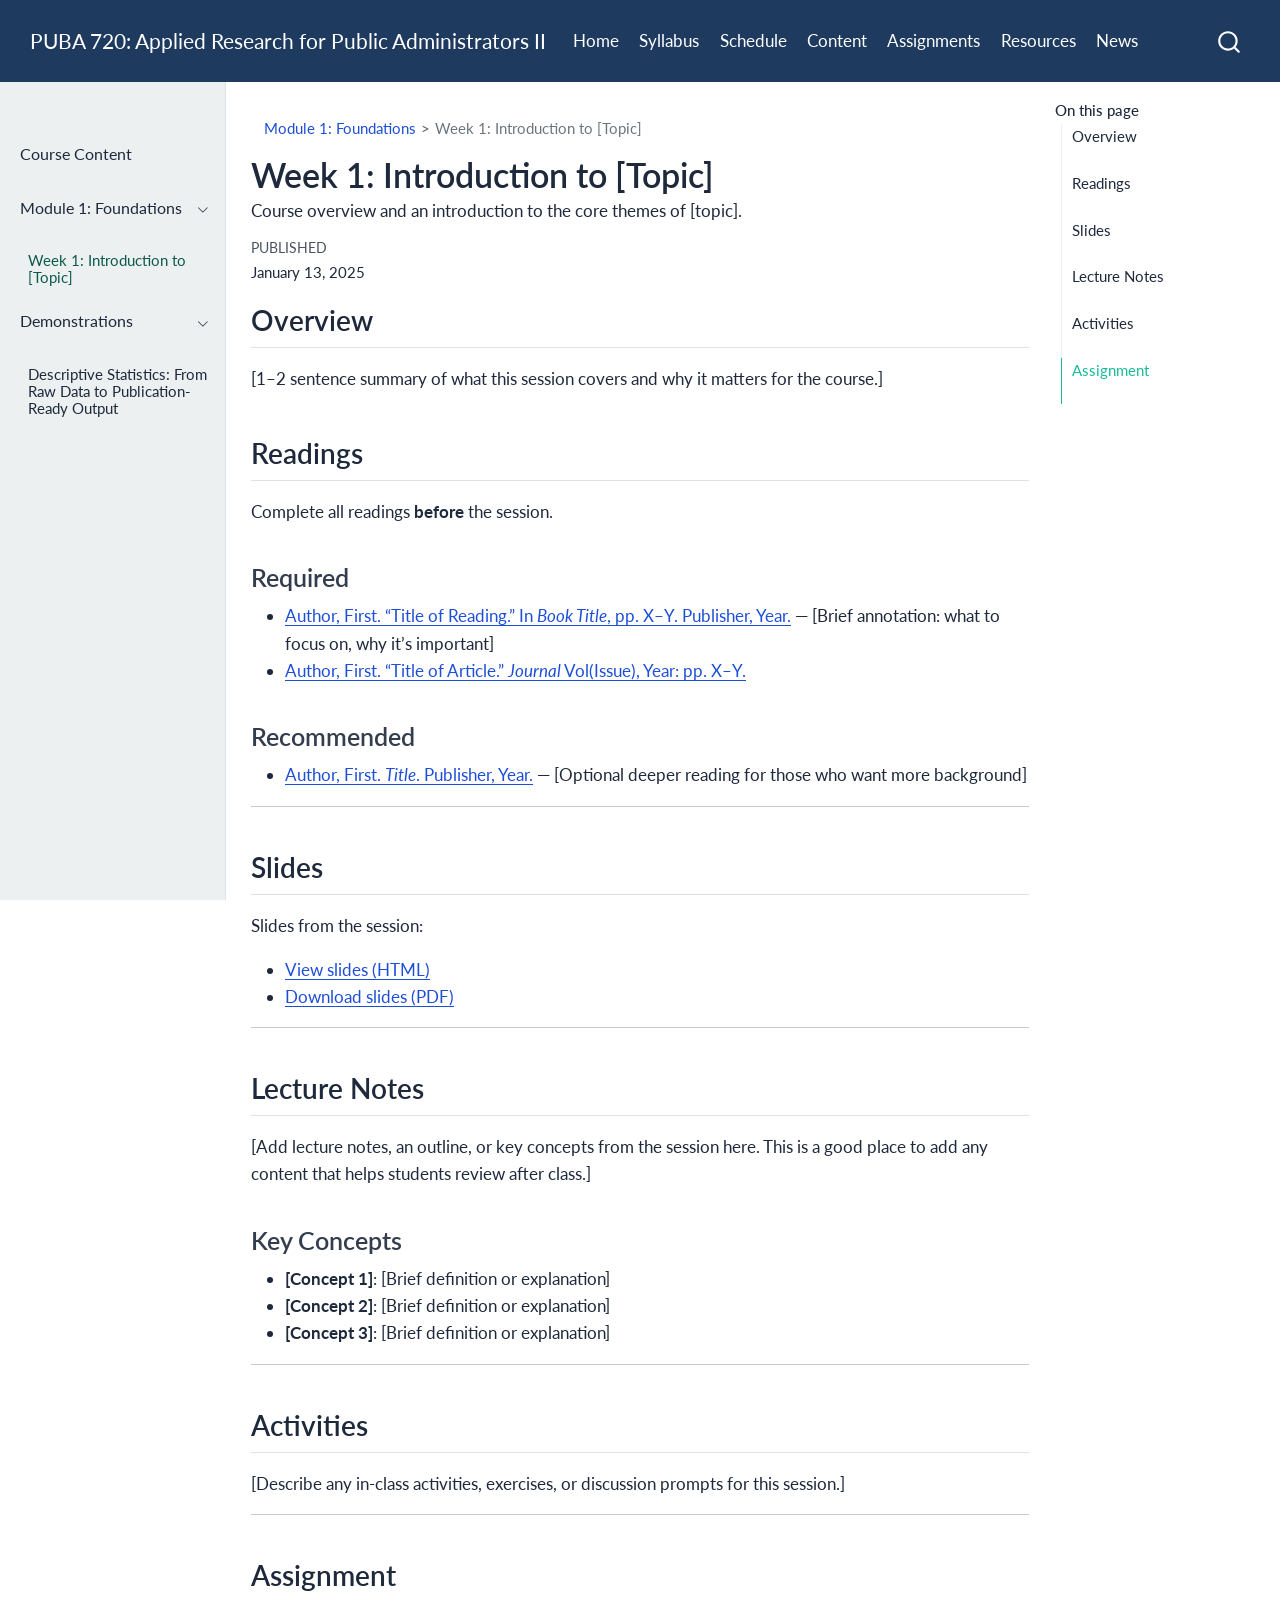
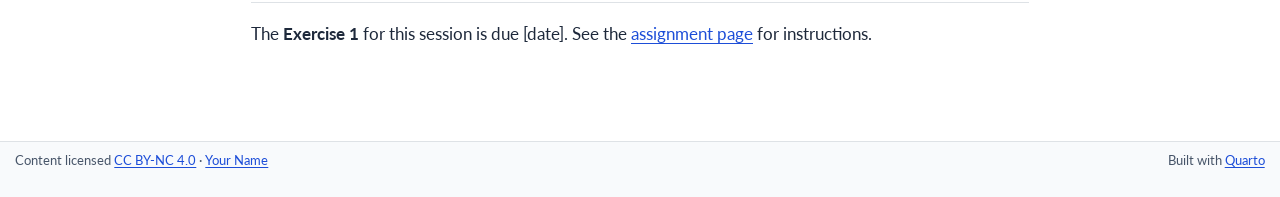
<file: content/01-content.html>
<!DOCTYPE html>
<html xmlns="http://www.w3.org/1999/xhtml" lang="en" xml:lang="en"><head>

<meta charset="utf-8">
<meta name="generator" content="quarto-1.8.27">

<meta name="viewport" content="width=device-width, initial-scale=1.0, user-scalable=yes">

<meta name="dcterms.date" content="2025-01-13">
<meta name="description" content="Course overview and an introduction to the core themes of [topic].">

<title>Week 1: Introduction to [Topic] – PUBA 720: Applied Research for Public Administrators II</title>
<style>
code{white-space: pre-wrap;}
span.smallcaps{font-variant: small-caps;}
div.columns{display: flex; gap: min(4vw, 1.5em);}
div.column{flex: auto; overflow-x: auto;}
div.hanging-indent{margin-left: 1.5em; text-indent: -1.5em;}
ul.task-list{list-style: none;}
ul.task-list li input[type="checkbox"] {
  width: 0.8em;
  margin: 0 0.8em 0.2em -1em; /* quarto-specific, see https://github.com/quarto-dev/quarto-cli/issues/4556 */ 
  vertical-align: middle;
}
</style>


<script src="../site_libs/quarto-nav/quarto-nav.js"></script>
<script src="../site_libs/clipboard/clipboard.min.js"></script>
<script src="../site_libs/quarto-search/autocomplete.umd.js"></script>
<script src="../site_libs/quarto-search/fuse.min.js"></script>
<script src="../site_libs/quarto-search/quarto-search.js"></script>
<meta name="quarto:offset" content="../">
<script src="../site_libs/quarto-html/quarto.js" type="module"></script>
<script src="../site_libs/quarto-html/tabsets/tabsets.js" type="module"></script>
<script src="../site_libs/quarto-html/axe/axe-check.js" type="module"></script>
<script src="../site_libs/quarto-html/popper.min.js"></script>
<script src="../site_libs/quarto-html/tippy.umd.min.js"></script>
<script src="../site_libs/quarto-html/anchor.min.js"></script>
<link href="../site_libs/quarto-html/tippy.css" rel="stylesheet">
<link href="../site_libs/quarto-html/quarto-syntax-highlighting-ed96de9b727972fe78a7b5d16c58bf87.css" rel="stylesheet" id="quarto-text-highlighting-styles">
<script src="../site_libs/bootstrap/bootstrap.min.js"></script>
<link href="../site_libs/bootstrap/bootstrap-icons.css" rel="stylesheet">
<link href="../site_libs/bootstrap/bootstrap-c410477cb083180b8fe2dfa5824c04f8.min.css" rel="stylesheet" append-hash="true" id="quarto-bootstrap" data-mode="light">
<script id="quarto-search-options" type="application/json">{
  "location": "navbar",
  "copy-button": false,
  "collapse-after": 3,
  "panel-placement": "end",
  "type": "overlay",
  "limit": 50,
  "keyboard-shortcut": [
    "f",
    "/",
    "s"
  ],
  "show-item-context": false,
  "language": {
    "search-no-results-text": "No results",
    "search-matching-documents-text": "matching documents",
    "search-copy-link-title": "Copy link to search",
    "search-hide-matches-text": "Hide additional matches",
    "search-more-match-text": "more match in this document",
    "search-more-matches-text": "more matches in this document",
    "search-clear-button-title": "Clear",
    "search-text-placeholder": "",
    "search-detached-cancel-button-title": "Cancel",
    "search-submit-button-title": "Submit",
    "search-label": "Search"
  }
}</script>


<link rel="stylesheet" href="../styles.css">
</head>

<body class="nav-sidebar docked nav-fixed quarto-light">

<div id="quarto-search-results"></div>
  <header id="quarto-header" class="headroom fixed-top">
    <nav class="navbar navbar-expand-lg " data-bs-theme="dark">
      <div class="navbar-container container-fluid">
      <div class="navbar-brand-container mx-auto">
    <a class="navbar-brand" href="../index.html">
    <span class="navbar-title">PUBA 720: Applied Research for Public Administrators II</span>
    </a>
  </div>
            <div id="quarto-search" class="" title="Search"></div>
          <button class="navbar-toggler" type="button" data-bs-toggle="collapse" data-bs-target="#navbarCollapse" aria-controls="navbarCollapse" role="menu" aria-expanded="false" aria-label="Toggle navigation" onclick="if (window.quartoToggleHeadroom) { window.quartoToggleHeadroom(); }">
  <span class="navbar-toggler-icon"></span>
</button>
          <div class="collapse navbar-collapse" id="navbarCollapse">
            <ul class="navbar-nav navbar-nav-scroll me-auto">
  <li class="nav-item">
    <a class="nav-link" href="../index.html"> 
<span class="menu-text">Home</span></a>
  </li>  
  <li class="nav-item">
    <a class="nav-link" href="../syllabus.html"> 
<span class="menu-text">Syllabus</span></a>
  </li>  
  <li class="nav-item">
    <a class="nav-link" href="../schedule.html"> 
<span class="menu-text">Schedule</span></a>
  </li>  
  <li class="nav-item">
    <a class="nav-link active" href="../content/index.html" aria-current="page"> 
<span class="menu-text">Content</span></a>
  </li>  
  <li class="nav-item">
    <a class="nav-link" href="../assignment/index.html"> 
<span class="menu-text">Assignments</span></a>
  </li>  
  <li class="nav-item">
    <a class="nav-link" href="../resources.html"> 
<span class="menu-text">Resources</span></a>
  </li>  
  <li class="nav-item">
    <a class="nav-link" href="../news.html"> 
<span class="menu-text">News</span></a>
  </li>  
</ul>
          </div> <!-- /navcollapse -->
            <div class="quarto-navbar-tools">
</div>
      </div> <!-- /container-fluid -->
    </nav>
  <nav class="quarto-secondary-nav">
    <div class="container-fluid d-flex">
      <button type="button" class="quarto-btn-toggle btn" data-bs-toggle="collapse" role="button" data-bs-target=".quarto-sidebar-collapse-item" aria-controls="quarto-sidebar" aria-expanded="false" aria-label="Toggle sidebar navigation" onclick="if (window.quartoToggleHeadroom) { window.quartoToggleHeadroom(); }">
        <i class="bi bi-layout-text-sidebar-reverse"></i>
      </button>
        <nav class="quarto-page-breadcrumbs" aria-label="breadcrumb"><ol class="breadcrumb"><li class="breadcrumb-item"><a href="../content/01-content.html">Module 1: Foundations</a></li><li class="breadcrumb-item"><a href="../content/01-content.html">Week 1: Introduction to [Topic]</a></li></ol></nav>
        <a class="flex-grow-1" role="navigation" data-bs-toggle="collapse" data-bs-target=".quarto-sidebar-collapse-item" aria-controls="quarto-sidebar" aria-expanded="false" aria-label="Toggle sidebar navigation" onclick="if (window.quartoToggleHeadroom) { window.quartoToggleHeadroom(); }">      
        </a>
      <button type="button" class="btn quarto-search-button" aria-label="Search" onclick="window.quartoOpenSearch();">
        <i class="bi bi-search"></i>
      </button>
    </div>
  </nav>
</header>
<!-- content -->
<div id="quarto-content" class="quarto-container page-columns page-rows-contents page-layout-article page-navbar">
<!-- sidebar -->
  <nav id="quarto-sidebar" class="sidebar collapse collapse-horizontal quarto-sidebar-collapse-item sidebar-navigation docked overflow-auto">
        <div class="mt-2 flex-shrink-0 align-items-center">
        <div class="sidebar-search">
        <div id="quarto-search" class="" title="Search"></div>
        </div>
        </div>
    <div class="sidebar-menu-container"> 
    <ul class="list-unstyled mt-1">
        <li class="sidebar-item">
  <div class="sidebar-item-container"> 
  <a href="../content/index.html" class="sidebar-item-text sidebar-link">
 <span class="menu-text">Course Content</span></a>
  </div>
</li>
        <li class="sidebar-item sidebar-item-section">
      <div class="sidebar-item-container"> 
            <a class="sidebar-item-text sidebar-link text-start" data-bs-toggle="collapse" data-bs-target="#quarto-sidebar-section-1" role="navigation" aria-expanded="true">
 <span class="menu-text">Module 1: Foundations</span></a>
          <a class="sidebar-item-toggle text-start" data-bs-toggle="collapse" data-bs-target="#quarto-sidebar-section-1" role="navigation" aria-expanded="true" aria-label="Toggle section">
            <i class="bi bi-chevron-right ms-2"></i>
          </a> 
      </div>
      <ul id="quarto-sidebar-section-1" class="collapse list-unstyled sidebar-section depth1 show">  
          <li class="sidebar-item">
  <div class="sidebar-item-container"> 
  <a href="../content/01-content.html" class="sidebar-item-text sidebar-link active">
 <span class="menu-text">Week 1: Introduction to [Topic]</span></a>
  </div>
</li>
      </ul>
  </li>
        <li class="sidebar-item sidebar-item-section">
      <div class="sidebar-item-container"> 
            <a class="sidebar-item-text sidebar-link text-start" data-bs-toggle="collapse" data-bs-target="#quarto-sidebar-section-2" role="navigation" aria-expanded="true">
 <span class="menu-text">Demonstrations</span></a>
          <a class="sidebar-item-toggle text-start" data-bs-toggle="collapse" data-bs-target="#quarto-sidebar-section-2" role="navigation" aria-expanded="true" aria-label="Toggle section">
            <i class="bi bi-chevron-right ms-2"></i>
          </a> 
      </div>
      <ul id="quarto-sidebar-section-2" class="collapse list-unstyled sidebar-section depth1 show">  
          <li class="sidebar-item">
  <div class="sidebar-item-container"> 
  <a href="../content/demo-quarto-vs-canvas.html" class="sidebar-item-text sidebar-link">
 <span class="menu-text">Descriptive Statistics: From Raw Data to Publication-Ready Output</span></a>
  </div>
</li>
      </ul>
  </li>
    </ul>
    </div>
</nav>
<div id="quarto-sidebar-glass" class="quarto-sidebar-collapse-item" data-bs-toggle="collapse" data-bs-target=".quarto-sidebar-collapse-item"></div>
<!-- margin-sidebar -->
    <div id="quarto-margin-sidebar" class="sidebar margin-sidebar">
        <nav id="TOC" role="doc-toc" class="toc-active">
    <h2 id="toc-title">On this page</h2>
   
  <ul>
  <li><a href="#overview" id="toc-overview" class="nav-link active" data-scroll-target="#overview">Overview</a></li>
  <li><a href="#readings" id="toc-readings" class="nav-link" data-scroll-target="#readings">Readings</a>
  <ul class="collapse">
  <li><a href="#required" id="toc-required" class="nav-link" data-scroll-target="#required">Required</a></li>
  <li><a href="#recommended" id="toc-recommended" class="nav-link" data-scroll-target="#recommended">Recommended</a></li>
  </ul></li>
  <li><a href="#slides" id="toc-slides" class="nav-link" data-scroll-target="#slides">Slides</a></li>
  <li><a href="#lecture-notes" id="toc-lecture-notes" class="nav-link" data-scroll-target="#lecture-notes">Lecture Notes</a>
  <ul class="collapse">
  <li><a href="#key-concepts" id="toc-key-concepts" class="nav-link" data-scroll-target="#key-concepts">Key Concepts</a></li>
  </ul></li>
  <li><a href="#activities" id="toc-activities" class="nav-link" data-scroll-target="#activities">Activities</a></li>
  <li><a href="#assignment" id="toc-assignment" class="nav-link" data-scroll-target="#assignment">Assignment</a></li>
  </ul>
</nav>
    </div>
<!-- main -->
<main class="content" id="quarto-document-content">
<!-- WCAG 2.4.1: Bypass Blocks — skip link becomes visible on keyboard focus -->
<a class="skip-nav" href="#quarto-document-content">Skip to main content</a>

<header id="title-block-header" class="quarto-title-block default"><nav class="quarto-page-breadcrumbs quarto-title-breadcrumbs d-none d-lg-block" aria-label="breadcrumb"><ol class="breadcrumb"><li class="breadcrumb-item"><a href="../content/01-content.html">Module 1: Foundations</a></li><li class="breadcrumb-item"><a href="../content/01-content.html">Week 1: Introduction to [Topic]</a></li></ol></nav>
<div class="quarto-title">
<h1 class="title">Week 1: Introduction to [Topic]</h1>
</div>

<div>
  <div class="description">
    Course overview and an introduction to the core themes of [topic].
  </div>
</div>


<div class="quarto-title-meta">

    
    <div>
    <div class="quarto-title-meta-heading">Published</div>
    <div class="quarto-title-meta-contents">
      <p class="date">January 13, 2025</p>
    </div>
  </div>
  
    
  </div>
  


</header>


<section id="overview" class="level2">
<h2 class="anchored" data-anchor-id="overview">Overview</h2>
<p>[1–2 sentence summary of what this session covers and why it matters for the course.]</p>
</section>
<section id="readings" class="level2">
<h2 class="anchored" data-anchor-id="readings">Readings</h2>
<p>Complete all readings <strong>before</strong> the session.</p>
<section id="required" class="level3">
<h3 class="anchored" data-anchor-id="required">Required</h3>
<ul>
<li><a href="link">Author, First. “Title of Reading.” In <em>Book Title</em>, pp.&nbsp;X–Y. Publisher, Year.</a> — [Brief annotation: what to focus on, why it’s important]</li>
<li><a href="link">Author, First. “Title of Article.” <em>Journal</em> Vol(Issue), Year: pp.&nbsp;X–Y.</a></li>
</ul>
</section>
<section id="recommended" class="level3">
<h3 class="anchored" data-anchor-id="recommended">Recommended</h3>
<ul>
<li><a href="link">Author, First. <em>Title</em>. Publisher, Year.</a> — [Optional deeper reading for those who want more background]</li>
</ul>
<hr>
</section>
</section>
<section id="slides" class="level2">
<h2 class="anchored" data-anchor-id="slides">Slides</h2>
<p>Slides from the session:</p>
<ul>
<li><a href="slides/01-slides.html" target="_blank" rel="noopener noreferrer" aria-label="View Week 1 slides, opens in new tab">View slides (HTML)</a></li>
<li><a href="slides/01-slides.pdf" aria-label="Download Week 1 slides as PDF">Download slides (PDF)</a></li>
</ul>
<hr>
</section>
<section id="lecture-notes" class="level2">
<h2 class="anchored" data-anchor-id="lecture-notes">Lecture Notes</h2>
<p>[Add lecture notes, an outline, or key concepts from the session here. This is a good place to add any content that helps students review after class.]</p>
<section id="key-concepts" class="level3">
<h3 class="anchored" data-anchor-id="key-concepts">Key Concepts</h3>
<ul>
<li><strong>[Concept 1]</strong>: [Brief definition or explanation]</li>
<li><strong>[Concept 2]</strong>: [Brief definition or explanation]</li>
<li><strong>[Concept 3]</strong>: [Brief definition or explanation]</li>
</ul>
<hr>
</section>
</section>
<section id="activities" class="level2">
<h2 class="anchored" data-anchor-id="activities">Activities</h2>
<p>[Describe any in-class activities, exercises, or discussion prompts for this session.]</p>
<hr>
</section>
<section id="assignment" class="level2">
<h2 class="anchored" data-anchor-id="assignment">Assignment</h2>
<p>The <strong>Exercise 1</strong> for this session is due [date]. See the <a href="../assignment/01-exercise.html">assignment page</a> for instructions.</p>


</section>

</main> <!-- /main -->
<script id="quarto-html-after-body" type="application/javascript">
  window.document.addEventListener("DOMContentLoaded", function (event) {
    const icon = "";
    const anchorJS = new window.AnchorJS();
    anchorJS.options = {
      placement: 'right',
      icon: icon
    };
    anchorJS.add('.anchored');
    const isCodeAnnotation = (el) => {
      for (const clz of el.classList) {
        if (clz.startsWith('code-annotation-')) {                     
          return true;
        }
      }
      return false;
    }
    const onCopySuccess = function(e) {
      // button target
      const button = e.trigger;
      // don't keep focus
      button.blur();
      // flash "checked"
      button.classList.add('code-copy-button-checked');
      var currentTitle = button.getAttribute("title");
      button.setAttribute("title", "Copied!");
      let tooltip;
      if (window.bootstrap) {
        button.setAttribute("data-bs-toggle", "tooltip");
        button.setAttribute("data-bs-placement", "left");
        button.setAttribute("data-bs-title", "Copied!");
        tooltip = new bootstrap.Tooltip(button, 
          { trigger: "manual", 
            customClass: "code-copy-button-tooltip",
            offset: [0, -8]});
        tooltip.show();    
      }
      setTimeout(function() {
        if (tooltip) {
          tooltip.hide();
          button.removeAttribute("data-bs-title");
          button.removeAttribute("data-bs-toggle");
          button.removeAttribute("data-bs-placement");
        }
        button.setAttribute("title", currentTitle);
        button.classList.remove('code-copy-button-checked');
      }, 1000);
      // clear code selection
      e.clearSelection();
    }
    const getTextToCopy = function(trigger) {
      const outerScaffold = trigger.parentElement.cloneNode(true);
      const codeEl = outerScaffold.querySelector('code');
      for (const childEl of codeEl.children) {
        if (isCodeAnnotation(childEl)) {
          childEl.remove();
        }
      }
      return codeEl.innerText;
    }
    const clipboard = new window.ClipboardJS('.code-copy-button:not([data-in-quarto-modal])', {
      text: getTextToCopy
    });
    clipboard.on('success', onCopySuccess);
    if (window.document.getElementById('quarto-embedded-source-code-modal')) {
      const clipboardModal = new window.ClipboardJS('.code-copy-button[data-in-quarto-modal]', {
        text: getTextToCopy,
        container: window.document.getElementById('quarto-embedded-source-code-modal')
      });
      clipboardModal.on('success', onCopySuccess);
    }
      var localhostRegex = new RegExp(/^(?:http|https):\/\/localhost\:?[0-9]*\//);
      var mailtoRegex = new RegExp(/^mailto:/);
        var filterRegex = new RegExp("https:\/\/colt-jensen\.github\.io\/puba-720-");
      var isInternal = (href) => {
          return filterRegex.test(href) || localhostRegex.test(href) || mailtoRegex.test(href);
      }
      // Inspect non-navigation links and adorn them if external
     var links = window.document.querySelectorAll('a[href]:not(.nav-link):not(.navbar-brand):not(.toc-action):not(.sidebar-link):not(.sidebar-item-toggle):not(.pagination-link):not(.no-external):not([aria-hidden]):not(.dropdown-item):not(.quarto-navigation-tool):not(.about-link)');
      for (var i=0; i<links.length; i++) {
        const link = links[i];
        if (!isInternal(link.href)) {
          // undo the damage that might have been done by quarto-nav.js in the case of
          // links that we want to consider external
          if (link.dataset.originalHref !== undefined) {
            link.href = link.dataset.originalHref;
          }
        }
      }
    function tippyHover(el, contentFn, onTriggerFn, onUntriggerFn) {
      const config = {
        allowHTML: true,
        maxWidth: 500,
        delay: 100,
        arrow: false,
        appendTo: function(el) {
            return el.parentElement;
        },
        interactive: true,
        interactiveBorder: 10,
        theme: 'quarto',
        placement: 'bottom-start',
      };
      if (contentFn) {
        config.content = contentFn;
      }
      if (onTriggerFn) {
        config.onTrigger = onTriggerFn;
      }
      if (onUntriggerFn) {
        config.onUntrigger = onUntriggerFn;
      }
      window.tippy(el, config); 
    }
    const noterefs = window.document.querySelectorAll('a[role="doc-noteref"]');
    for (var i=0; i<noterefs.length; i++) {
      const ref = noterefs[i];
      tippyHover(ref, function() {
        // use id or data attribute instead here
        let href = ref.getAttribute('data-footnote-href') || ref.getAttribute('href');
        try { href = new URL(href).hash; } catch {}
        const id = href.replace(/^#\/?/, "");
        const note = window.document.getElementById(id);
        if (note) {
          return note.innerHTML;
        } else {
          return "";
        }
      });
    }
    const xrefs = window.document.querySelectorAll('a.quarto-xref');
    const processXRef = (id, note) => {
      // Strip column container classes
      const stripColumnClz = (el) => {
        el.classList.remove("page-full", "page-columns");
        if (el.children) {
          for (const child of el.children) {
            stripColumnClz(child);
          }
        }
      }
      stripColumnClz(note)
      if (id === null || id.startsWith('sec-')) {
        // Special case sections, only their first couple elements
        const container = document.createElement("div");
        if (note.children && note.children.length > 2) {
          container.appendChild(note.children[0].cloneNode(true));
          for (let i = 1; i < note.children.length; i++) {
            const child = note.children[i];
            if (child.tagName === "P" && child.innerText === "") {
              continue;
            } else {
              container.appendChild(child.cloneNode(true));
              break;
            }
          }
          if (window.Quarto?.typesetMath) {
            window.Quarto.typesetMath(container);
          }
          return container.innerHTML
        } else {
          if (window.Quarto?.typesetMath) {
            window.Quarto.typesetMath(note);
          }
          return note.innerHTML;
        }
      } else {
        // Remove any anchor links if they are present
        const anchorLink = note.querySelector('a.anchorjs-link');
        if (anchorLink) {
          anchorLink.remove();
        }
        if (window.Quarto?.typesetMath) {
          window.Quarto.typesetMath(note);
        }
        if (note.classList.contains("callout")) {
          return note.outerHTML;
        } else {
          return note.innerHTML;
        }
      }
    }
    for (var i=0; i<xrefs.length; i++) {
      const xref = xrefs[i];
      tippyHover(xref, undefined, function(instance) {
        instance.disable();
        let url = xref.getAttribute('href');
        let hash = undefined; 
        if (url.startsWith('#')) {
          hash = url;
        } else {
          try { hash = new URL(url).hash; } catch {}
        }
        if (hash) {
          const id = hash.replace(/^#\/?/, "");
          const note = window.document.getElementById(id);
          if (note !== null) {
            try {
              const html = processXRef(id, note.cloneNode(true));
              instance.setContent(html);
            } finally {
              instance.enable();
              instance.show();
            }
          } else {
            // See if we can fetch this
            fetch(url.split('#')[0])
            .then(res => res.text())
            .then(html => {
              const parser = new DOMParser();
              const htmlDoc = parser.parseFromString(html, "text/html");
              const note = htmlDoc.getElementById(id);
              if (note !== null) {
                const html = processXRef(id, note);
                instance.setContent(html);
              } 
            }).finally(() => {
              instance.enable();
              instance.show();
            });
          }
        } else {
          // See if we can fetch a full url (with no hash to target)
          // This is a special case and we should probably do some content thinning / targeting
          fetch(url)
          .then(res => res.text())
          .then(html => {
            const parser = new DOMParser();
            const htmlDoc = parser.parseFromString(html, "text/html");
            const note = htmlDoc.querySelector('main.content');
            if (note !== null) {
              // This should only happen for chapter cross references
              // (since there is no id in the URL)
              // remove the first header
              if (note.children.length > 0 && note.children[0].tagName === "HEADER") {
                note.children[0].remove();
              }
              const html = processXRef(null, note);
              instance.setContent(html);
            } 
          }).finally(() => {
            instance.enable();
            instance.show();
          });
        }
      }, function(instance) {
      });
    }
        let selectedAnnoteEl;
        const selectorForAnnotation = ( cell, annotation) => {
          let cellAttr = 'data-code-cell="' + cell + '"';
          let lineAttr = 'data-code-annotation="' +  annotation + '"';
          const selector = 'span[' + cellAttr + '][' + lineAttr + ']';
          return selector;
        }
        const selectCodeLines = (annoteEl) => {
          const doc = window.document;
          const targetCell = annoteEl.getAttribute("data-target-cell");
          const targetAnnotation = annoteEl.getAttribute("data-target-annotation");
          const annoteSpan = window.document.querySelector(selectorForAnnotation(targetCell, targetAnnotation));
          const lines = annoteSpan.getAttribute("data-code-lines").split(",");
          const lineIds = lines.map((line) => {
            return targetCell + "-" + line;
          })
          let top = null;
          let height = null;
          let parent = null;
          if (lineIds.length > 0) {
              //compute the position of the single el (top and bottom and make a div)
              const el = window.document.getElementById(lineIds[0]);
              top = el.offsetTop;
              height = el.offsetHeight;
              parent = el.parentElement.parentElement;
            if (lineIds.length > 1) {
              const lastEl = window.document.getElementById(lineIds[lineIds.length - 1]);
              const bottom = lastEl.offsetTop + lastEl.offsetHeight;
              height = bottom - top;
            }
            if (top !== null && height !== null && parent !== null) {
              // cook up a div (if necessary) and position it 
              let div = window.document.getElementById("code-annotation-line-highlight");
              if (div === null) {
                div = window.document.createElement("div");
                div.setAttribute("id", "code-annotation-line-highlight");
                div.style.position = 'absolute';
                parent.appendChild(div);
              }
              div.style.top = top - 2 + "px";
              div.style.height = height + 4 + "px";
              div.style.left = 0;
              let gutterDiv = window.document.getElementById("code-annotation-line-highlight-gutter");
              if (gutterDiv === null) {
                gutterDiv = window.document.createElement("div");
                gutterDiv.setAttribute("id", "code-annotation-line-highlight-gutter");
                gutterDiv.style.position = 'absolute';
                const codeCell = window.document.getElementById(targetCell);
                const gutter = codeCell.querySelector('.code-annotation-gutter');
                gutter.appendChild(gutterDiv);
              }
              gutterDiv.style.top = top - 2 + "px";
              gutterDiv.style.height = height + 4 + "px";
            }
            selectedAnnoteEl = annoteEl;
          }
        };
        const unselectCodeLines = () => {
          const elementsIds = ["code-annotation-line-highlight", "code-annotation-line-highlight-gutter"];
          elementsIds.forEach((elId) => {
            const div = window.document.getElementById(elId);
            if (div) {
              div.remove();
            }
          });
          selectedAnnoteEl = undefined;
        };
          // Handle positioning of the toggle
      window.addEventListener(
        "resize",
        throttle(() => {
          elRect = undefined;
          if (selectedAnnoteEl) {
            selectCodeLines(selectedAnnoteEl);
          }
        }, 10)
      );
      function throttle(fn, ms) {
      let throttle = false;
      let timer;
        return (...args) => {
          if(!throttle) { // first call gets through
              fn.apply(this, args);
              throttle = true;
          } else { // all the others get throttled
              if(timer) clearTimeout(timer); // cancel #2
              timer = setTimeout(() => {
                fn.apply(this, args);
                timer = throttle = false;
              }, ms);
          }
        };
      }
        // Attach click handler to the DT
        const annoteDls = window.document.querySelectorAll('dt[data-target-cell]');
        for (const annoteDlNode of annoteDls) {
          annoteDlNode.addEventListener('click', (event) => {
            const clickedEl = event.target;
            if (clickedEl !== selectedAnnoteEl) {
              unselectCodeLines();
              const activeEl = window.document.querySelector('dt[data-target-cell].code-annotation-active');
              if (activeEl) {
                activeEl.classList.remove('code-annotation-active');
              }
              selectCodeLines(clickedEl);
              clickedEl.classList.add('code-annotation-active');
            } else {
              // Unselect the line
              unselectCodeLines();
              clickedEl.classList.remove('code-annotation-active');
            }
          });
        }
    const findCites = (el) => {
      const parentEl = el.parentElement;
      if (parentEl) {
        const cites = parentEl.dataset.cites;
        if (cites) {
          return {
            el,
            cites: cites.split(' ')
          };
        } else {
          return findCites(el.parentElement)
        }
      } else {
        return undefined;
      }
    };
    var bibliorefs = window.document.querySelectorAll('a[role="doc-biblioref"]');
    for (var i=0; i<bibliorefs.length; i++) {
      const ref = bibliorefs[i];
      const citeInfo = findCites(ref);
      if (citeInfo) {
        tippyHover(citeInfo.el, function() {
          var popup = window.document.createElement('div');
          citeInfo.cites.forEach(function(cite) {
            var citeDiv = window.document.createElement('div');
            citeDiv.classList.add('hanging-indent');
            citeDiv.classList.add('csl-entry');
            var biblioDiv = window.document.getElementById('ref-' + cite);
            if (biblioDiv) {
              citeDiv.innerHTML = biblioDiv.innerHTML;
            }
            popup.appendChild(citeDiv);
          });
          return popup.innerHTML;
        });
      }
    }
  });
  </script>
</div> <!-- /content -->
<footer class="footer">
  <div class="nav-footer">
    <div class="nav-footer-left">
<p>Content licensed <a href="https://creativecommons.org/licenses/by-nc/4.0/">CC BY-NC 4.0</a> · <a href="https://yourwebsite.com">Your Name</a></p>
</div>   
    <div class="nav-footer-center">
      &nbsp;
    </div>
    <div class="nav-footer-right">
<p>Built with <a href="https://quarto.org/">Quarto</a></p>
</div>
  </div>
</footer>




</body></html>
</file>
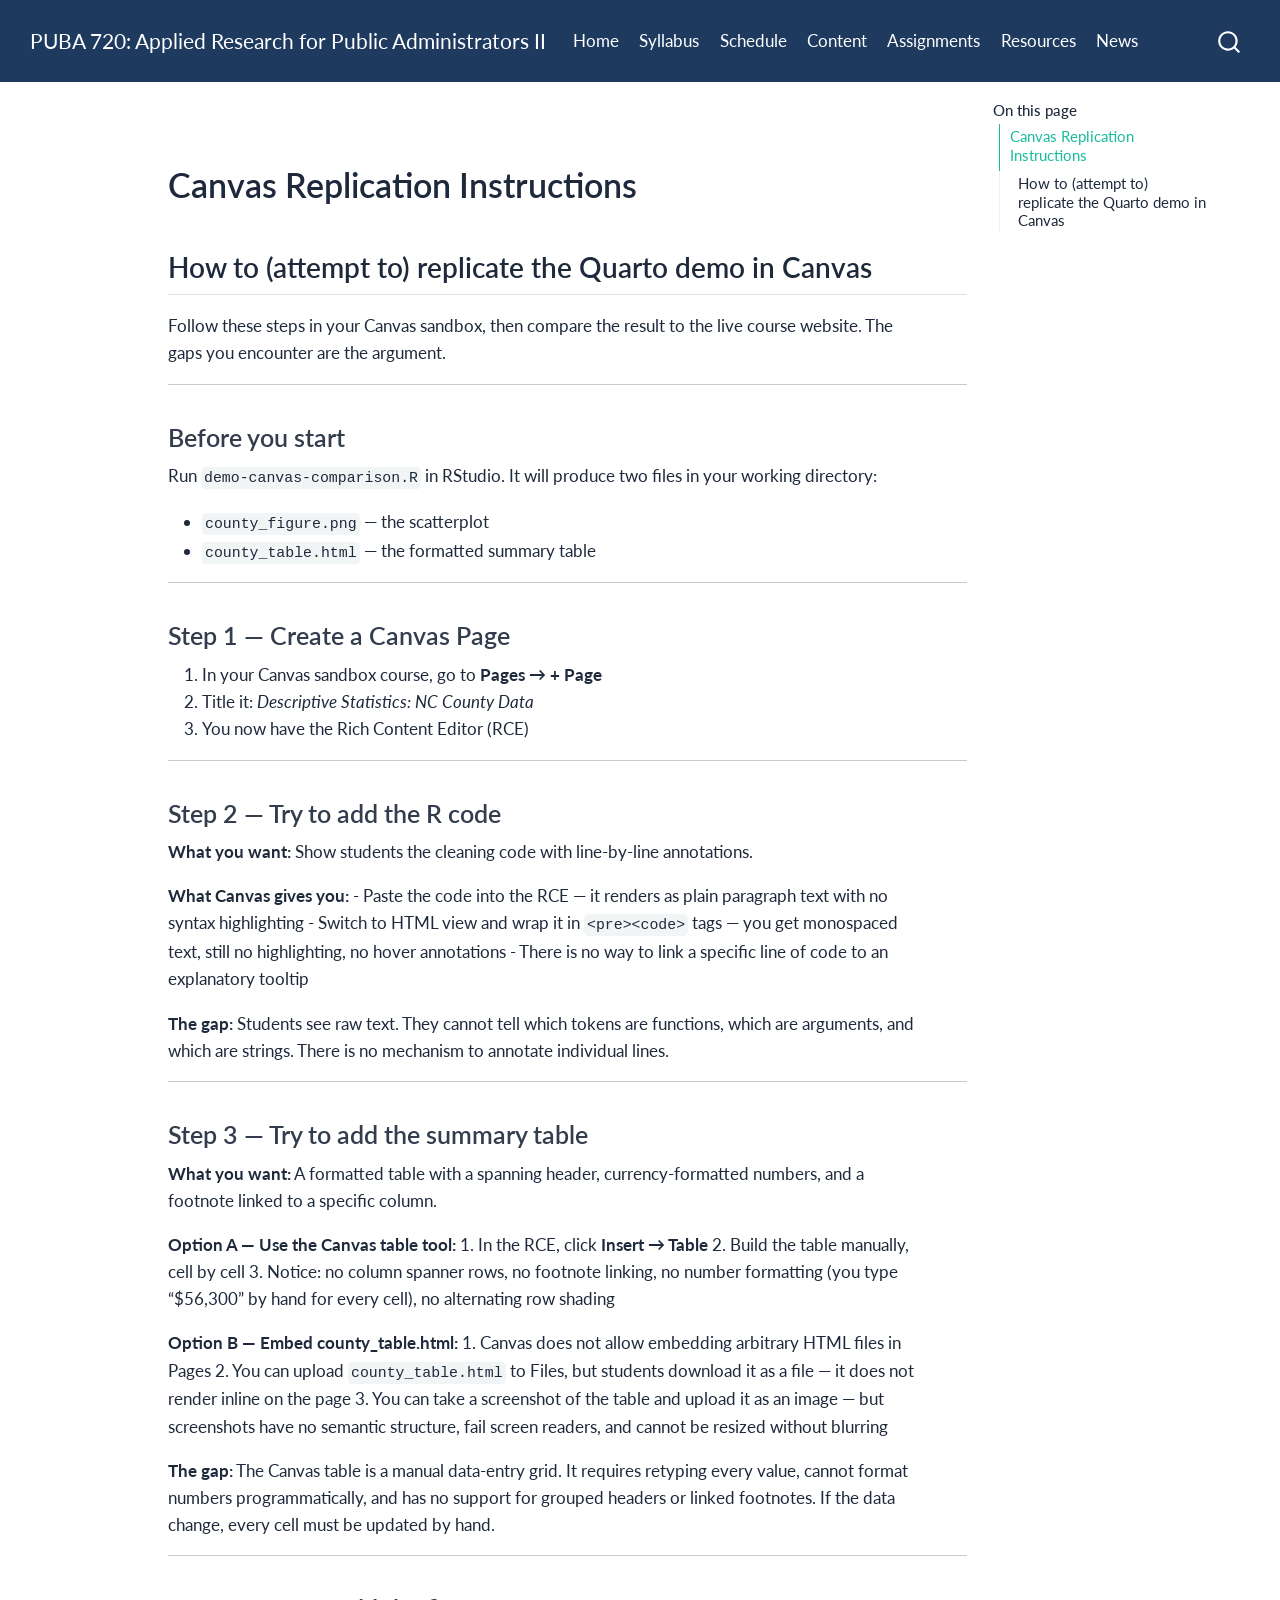
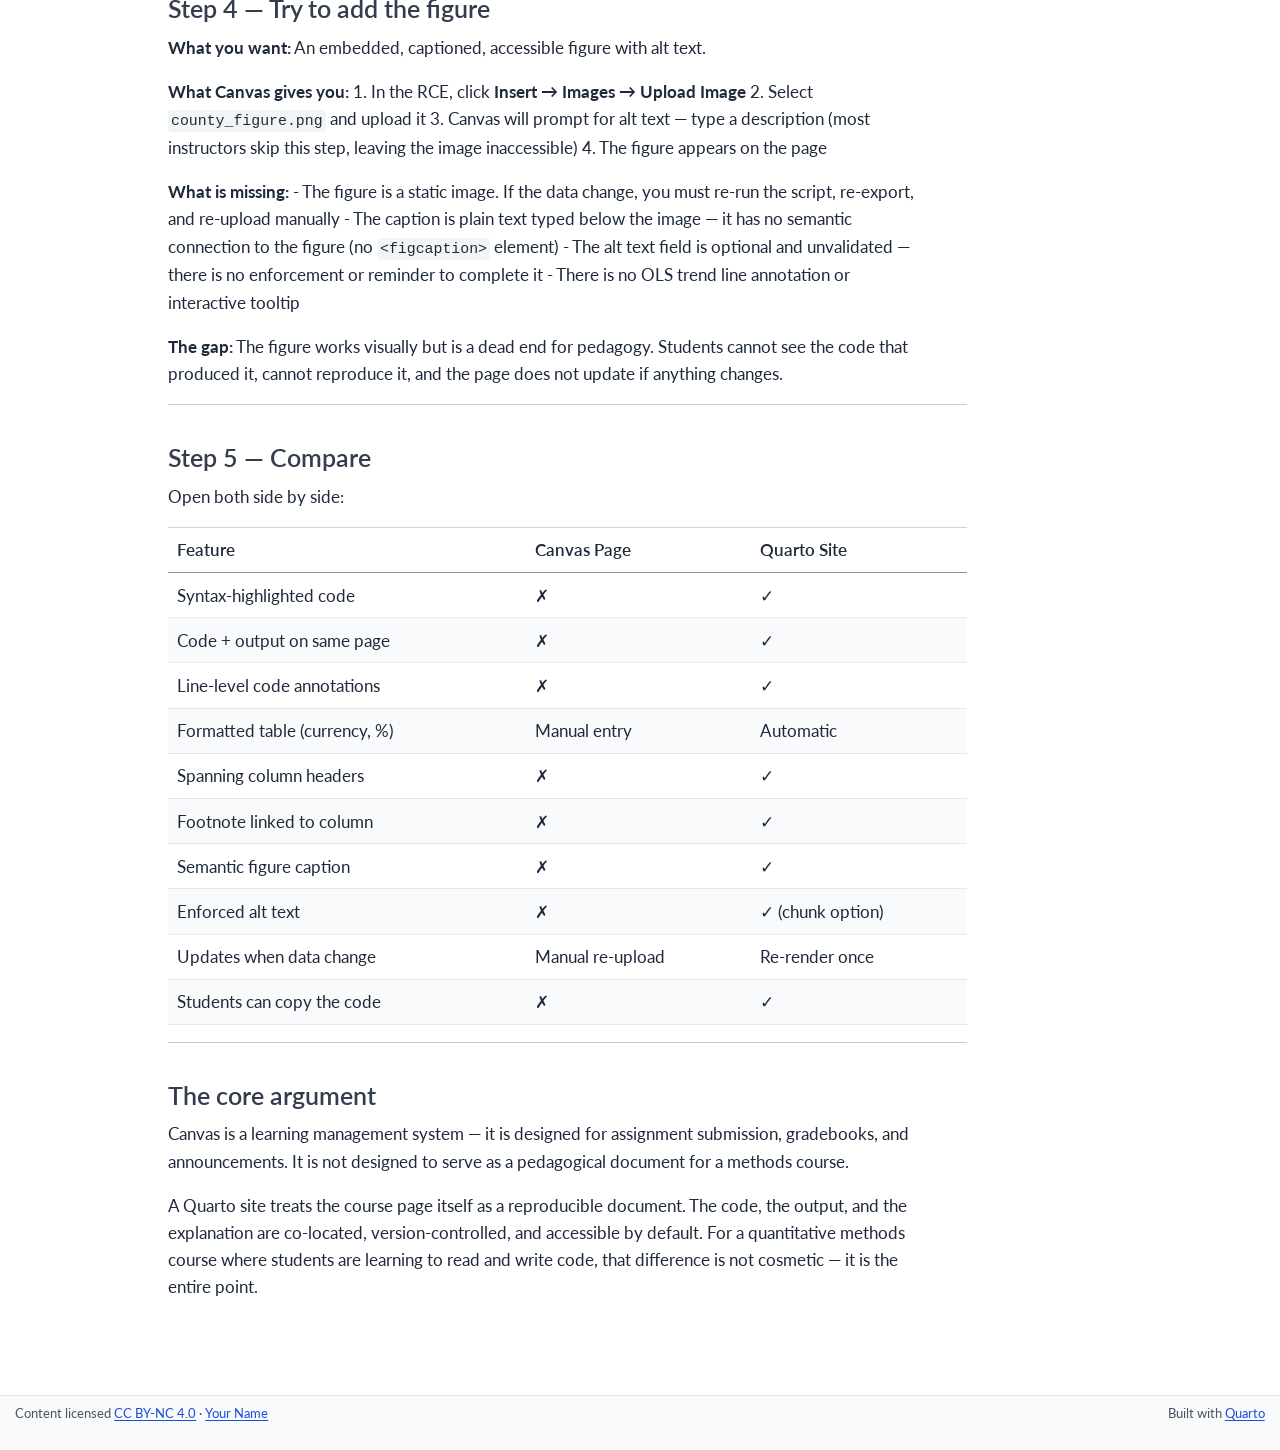
<file: content/canvas-instructions.html>
<!DOCTYPE html>
<html xmlns="http://www.w3.org/1999/xhtml" lang="en" xml:lang="en"><head>

<meta charset="utf-8">
<meta name="generator" content="quarto-1.8.27">

<meta name="viewport" content="width=device-width, initial-scale=1.0, user-scalable=yes">


<title>canvas-instructions – PUBA 720: Applied Research for Public Administrators II</title>
<style>
code{white-space: pre-wrap;}
span.smallcaps{font-variant: small-caps;}
div.columns{display: flex; gap: min(4vw, 1.5em);}
div.column{flex: auto; overflow-x: auto;}
div.hanging-indent{margin-left: 1.5em; text-indent: -1.5em;}
ul.task-list{list-style: none;}
ul.task-list li input[type="checkbox"] {
  width: 0.8em;
  margin: 0 0.8em 0.2em -1em; /* quarto-specific, see https://github.com/quarto-dev/quarto-cli/issues/4556 */ 
  vertical-align: middle;
}
</style>


<script src="../site_libs/quarto-nav/quarto-nav.js"></script>
<script src="../site_libs/clipboard/clipboard.min.js"></script>
<script src="../site_libs/quarto-search/autocomplete.umd.js"></script>
<script src="../site_libs/quarto-search/fuse.min.js"></script>
<script src="../site_libs/quarto-search/quarto-search.js"></script>
<meta name="quarto:offset" content="../">
<script src="../site_libs/quarto-html/quarto.js" type="module"></script>
<script src="../site_libs/quarto-html/tabsets/tabsets.js" type="module"></script>
<script src="../site_libs/quarto-html/axe/axe-check.js" type="module"></script>
<script src="../site_libs/quarto-html/popper.min.js"></script>
<script src="../site_libs/quarto-html/tippy.umd.min.js"></script>
<script src="../site_libs/quarto-html/anchor.min.js"></script>
<link href="../site_libs/quarto-html/tippy.css" rel="stylesheet">
<link href="../site_libs/quarto-html/quarto-syntax-highlighting-ed96de9b727972fe78a7b5d16c58bf87.css" rel="stylesheet" id="quarto-text-highlighting-styles">
<script src="../site_libs/bootstrap/bootstrap.min.js"></script>
<link href="../site_libs/bootstrap/bootstrap-icons.css" rel="stylesheet">
<link href="../site_libs/bootstrap/bootstrap-c410477cb083180b8fe2dfa5824c04f8.min.css" rel="stylesheet" append-hash="true" id="quarto-bootstrap" data-mode="light">
<script id="quarto-search-options" type="application/json">{
  "location": "navbar",
  "copy-button": false,
  "collapse-after": 3,
  "panel-placement": "end",
  "type": "overlay",
  "limit": 50,
  "keyboard-shortcut": [
    "f",
    "/",
    "s"
  ],
  "show-item-context": false,
  "language": {
    "search-no-results-text": "No results",
    "search-matching-documents-text": "matching documents",
    "search-copy-link-title": "Copy link to search",
    "search-hide-matches-text": "Hide additional matches",
    "search-more-match-text": "more match in this document",
    "search-more-matches-text": "more matches in this document",
    "search-clear-button-title": "Clear",
    "search-text-placeholder": "",
    "search-detached-cancel-button-title": "Cancel",
    "search-submit-button-title": "Submit",
    "search-label": "Search"
  }
}</script>


<link rel="stylesheet" href="../styles.css">
</head>

<body class="nav-fixed quarto-light">

<div id="quarto-search-results"></div>
  <header id="quarto-header" class="headroom fixed-top">
    <nav class="navbar navbar-expand-lg " data-bs-theme="dark">
      <div class="navbar-container container-fluid">
      <div class="navbar-brand-container mx-auto">
    <a class="navbar-brand" href="../index.html">
    <span class="navbar-title">PUBA 720: Applied Research for Public Administrators II</span>
    </a>
  </div>
            <div id="quarto-search" class="" title="Search"></div>
          <button class="navbar-toggler" type="button" data-bs-toggle="collapse" data-bs-target="#navbarCollapse" aria-controls="navbarCollapse" role="menu" aria-expanded="false" aria-label="Toggle navigation" onclick="if (window.quartoToggleHeadroom) { window.quartoToggleHeadroom(); }">
  <span class="navbar-toggler-icon"></span>
</button>
          <div class="collapse navbar-collapse" id="navbarCollapse">
            <ul class="navbar-nav navbar-nav-scroll me-auto">
  <li class="nav-item">
    <a class="nav-link" href="../index.html"> 
<span class="menu-text">Home</span></a>
  </li>  
  <li class="nav-item">
    <a class="nav-link" href="../syllabus.html"> 
<span class="menu-text">Syllabus</span></a>
  </li>  
  <li class="nav-item">
    <a class="nav-link" href="../schedule.html"> 
<span class="menu-text">Schedule</span></a>
  </li>  
  <li class="nav-item">
    <a class="nav-link" href="../content/index.html"> 
<span class="menu-text">Content</span></a>
  </li>  
  <li class="nav-item">
    <a class="nav-link" href="../assignment/index.html"> 
<span class="menu-text">Assignments</span></a>
  </li>  
  <li class="nav-item">
    <a class="nav-link" href="../resources.html"> 
<span class="menu-text">Resources</span></a>
  </li>  
  <li class="nav-item">
    <a class="nav-link" href="../news.html"> 
<span class="menu-text">News</span></a>
  </li>  
</ul>
          </div> <!-- /navcollapse -->
            <div class="quarto-navbar-tools">
</div>
      </div> <!-- /container-fluid -->
    </nav>
</header>
<!-- content -->
<div id="quarto-content" class="quarto-container page-columns page-rows-contents page-layout-article page-navbar">
<!-- sidebar -->
<!-- margin-sidebar -->
    <div id="quarto-margin-sidebar" class="sidebar margin-sidebar">
        <nav id="TOC" role="doc-toc" class="toc-active">
    <h2 id="toc-title">On this page</h2>
   
  <ul>
  <li><a href="#canvas-replication-instructions" id="toc-canvas-replication-instructions" class="nav-link active" data-scroll-target="#canvas-replication-instructions">Canvas Replication Instructions</a>
  <ul class="collapse">
  <li><a href="#how-to-attempt-to-replicate-the-quarto-demo-in-canvas" id="toc-how-to-attempt-to-replicate-the-quarto-demo-in-canvas" class="nav-link" data-scroll-target="#how-to-attempt-to-replicate-the-quarto-demo-in-canvas">How to (attempt to) replicate the Quarto demo in Canvas</a>
  <ul class="collapse">
  <li><a href="#before-you-start" id="toc-before-you-start" class="nav-link" data-scroll-target="#before-you-start">Before you start</a></li>
  <li><a href="#step-1-create-a-canvas-page" id="toc-step-1-create-a-canvas-page" class="nav-link" data-scroll-target="#step-1-create-a-canvas-page">Step 1 — Create a Canvas Page</a></li>
  <li><a href="#step-2-try-to-add-the-r-code" id="toc-step-2-try-to-add-the-r-code" class="nav-link" data-scroll-target="#step-2-try-to-add-the-r-code">Step 2 — Try to add the R code</a></li>
  <li><a href="#step-3-try-to-add-the-summary-table" id="toc-step-3-try-to-add-the-summary-table" class="nav-link" data-scroll-target="#step-3-try-to-add-the-summary-table">Step 3 — Try to add the summary table</a></li>
  <li><a href="#step-4-try-to-add-the-figure" id="toc-step-4-try-to-add-the-figure" class="nav-link" data-scroll-target="#step-4-try-to-add-the-figure">Step 4 — Try to add the figure</a></li>
  <li><a href="#step-5-compare" id="toc-step-5-compare" class="nav-link" data-scroll-target="#step-5-compare">Step 5 — Compare</a></li>
  <li><a href="#the-core-argument" id="toc-the-core-argument" class="nav-link" data-scroll-target="#the-core-argument">The core argument</a></li>
  </ul></li>
  </ul></li>
  </ul>
</nav>
    </div>
<!-- main -->
<main class="content" id="quarto-document-content"><header id="title-block-header" class="quarto-title-block"></header>
<!-- WCAG 2.4.1: Bypass Blocks — skip link becomes visible on keyboard focus -->
<a class="skip-nav" href="#quarto-document-content">Skip to main content</a>




<section id="canvas-replication-instructions" class="level1">
<h1>Canvas Replication Instructions</h1>
<section id="how-to-attempt-to-replicate-the-quarto-demo-in-canvas" class="level2">
<h2 class="anchored" data-anchor-id="how-to-attempt-to-replicate-the-quarto-demo-in-canvas">How to (attempt to) replicate the Quarto demo in Canvas</h2>
<p>Follow these steps in your Canvas sandbox, then compare the result to the live course website. The gaps you encounter are the argument.</p>
<hr>
<section id="before-you-start" class="level3">
<h3 class="anchored" data-anchor-id="before-you-start">Before you start</h3>
<p>Run <code>demo-canvas-comparison.R</code> in RStudio. It will produce two files in your working directory:</p>
<ul>
<li><code>county_figure.png</code> — the scatterplot</li>
<li><code>county_table.html</code> — the formatted summary table</li>
</ul>
<hr>
</section>
<section id="step-1-create-a-canvas-page" class="level3">
<h3 class="anchored" data-anchor-id="step-1-create-a-canvas-page">Step 1 — Create a Canvas Page</h3>
<ol type="1">
<li>In your Canvas sandbox course, go to <strong>Pages → + Page</strong></li>
<li>Title it: <em>Descriptive Statistics: NC County Data</em></li>
<li>You now have the Rich Content Editor (RCE)</li>
</ol>
<hr>
</section>
<section id="step-2-try-to-add-the-r-code" class="level3">
<h3 class="anchored" data-anchor-id="step-2-try-to-add-the-r-code">Step 2 — Try to add the R code</h3>
<p><strong>What you want:</strong> Show students the cleaning code with line-by-line annotations.</p>
<p><strong>What Canvas gives you:</strong> - Paste the code into the RCE — it renders as plain paragraph text with no syntax highlighting - Switch to HTML view and wrap it in <code>&lt;pre&gt;&lt;code&gt;</code> tags — you get monospaced text, still no highlighting, no hover annotations - There is no way to link a specific line of code to an explanatory tooltip</p>
<p><strong>The gap:</strong> Students see raw text. They cannot tell which tokens are functions, which are arguments, and which are strings. There is no mechanism to annotate individual lines.</p>
<hr>
</section>
<section id="step-3-try-to-add-the-summary-table" class="level3">
<h3 class="anchored" data-anchor-id="step-3-try-to-add-the-summary-table">Step 3 — Try to add the summary table</h3>
<p><strong>What you want:</strong> A formatted table with a spanning header, currency-formatted numbers, and a footnote linked to a specific column.</p>
<p><strong>Option A — Use the Canvas table tool:</strong> 1. In the RCE, click <strong>Insert → Table</strong> 2. Build the table manually, cell by cell 3. Notice: no column spanner rows, no footnote linking, no number formatting (you type “$56,300” by hand for every cell), no alternating row shading</p>
<p><strong>Option B — Embed county_table.html:</strong> 1. Canvas does not allow embedding arbitrary HTML files in Pages 2. You can upload <code>county_table.html</code> to Files, but students download it as a file — it does not render inline on the page 3. You can take a screenshot of the table and upload it as an image — but screenshots have no semantic structure, fail screen readers, and cannot be resized without blurring</p>
<p><strong>The gap:</strong> The Canvas table is a manual data-entry grid. It requires retyping every value, cannot format numbers programmatically, and has no support for grouped headers or linked footnotes. If the data change, every cell must be updated by hand.</p>
<hr>
</section>
<section id="step-4-try-to-add-the-figure" class="level3">
<h3 class="anchored" data-anchor-id="step-4-try-to-add-the-figure">Step 4 — Try to add the figure</h3>
<p><strong>What you want:</strong> An embedded, captioned, accessible figure with alt text.</p>
<p><strong>What Canvas gives you:</strong> 1. In the RCE, click <strong>Insert → Images → Upload Image</strong> 2. Select <code>county_figure.png</code> and upload it 3. Canvas will prompt for alt text — type a description (most instructors skip this step, leaving the image inaccessible) 4. The figure appears on the page</p>
<p><strong>What is missing:</strong> - The figure is a static image. If the data change, you must re-run the script, re-export, and re-upload manually - The caption is plain text typed below the image — it has no semantic connection to the figure (no <code>&lt;figcaption&gt;</code> element) - The alt text field is optional and unvalidated — there is no enforcement or reminder to complete it - There is no OLS trend line annotation or interactive tooltip</p>
<p><strong>The gap:</strong> The figure works visually but is a dead end for pedagogy. Students cannot see the code that produced it, cannot reproduce it, and the page does not update if anything changes.</p>
<hr>
</section>
<section id="step-5-compare" class="level3">
<h3 class="anchored" data-anchor-id="step-5-compare">Step 5 — Compare</h3>
<p>Open both side by side:</p>
<table class="caption-top table">
<thead>
<tr class="header">
<th>Feature</th>
<th>Canvas Page</th>
<th>Quarto Site</th>
</tr>
</thead>
<tbody>
<tr class="odd">
<td>Syntax-highlighted code</td>
<td>✗</td>
<td>✓</td>
</tr>
<tr class="even">
<td>Code + output on same page</td>
<td>✗</td>
<td>✓</td>
</tr>
<tr class="odd">
<td>Line-level code annotations</td>
<td>✗</td>
<td>✓</td>
</tr>
<tr class="even">
<td>Formatted table (currency, %)</td>
<td>Manual entry</td>
<td>Automatic</td>
</tr>
<tr class="odd">
<td>Spanning column headers</td>
<td>✗</td>
<td>✓</td>
</tr>
<tr class="even">
<td>Footnote linked to column</td>
<td>✗</td>
<td>✓</td>
</tr>
<tr class="odd">
<td>Semantic figure caption</td>
<td>✗</td>
<td>✓</td>
</tr>
<tr class="even">
<td>Enforced alt text</td>
<td>✗</td>
<td>✓ (chunk option)</td>
</tr>
<tr class="odd">
<td>Updates when data change</td>
<td>Manual re-upload</td>
<td>Re-render once</td>
</tr>
<tr class="even">
<td>Students can copy the code</td>
<td>✗</td>
<td>✓</td>
</tr>
</tbody>
</table>
<hr>
</section>
<section id="the-core-argument" class="level3">
<h3 class="anchored" data-anchor-id="the-core-argument">The core argument</h3>
<p>Canvas is a learning management system — it is designed for assignment submission, gradebooks, and announcements. It is not designed to serve as a pedagogical document for a methods course.</p>
<p>A Quarto site treats the course page itself as a reproducible document. The code, the output, and the explanation are co-located, version-controlled, and accessible by default. For a quantitative methods course where students are learning to read and write code, that difference is not cosmetic — it is the entire point.</p>


</section>
</section>
</section>

</main> <!-- /main -->
<script id="quarto-html-after-body" type="application/javascript">
  window.document.addEventListener("DOMContentLoaded", function (event) {
    const icon = "";
    const anchorJS = new window.AnchorJS();
    anchorJS.options = {
      placement: 'right',
      icon: icon
    };
    anchorJS.add('.anchored');
    const isCodeAnnotation = (el) => {
      for (const clz of el.classList) {
        if (clz.startsWith('code-annotation-')) {                     
          return true;
        }
      }
      return false;
    }
    const onCopySuccess = function(e) {
      // button target
      const button = e.trigger;
      // don't keep focus
      button.blur();
      // flash "checked"
      button.classList.add('code-copy-button-checked');
      var currentTitle = button.getAttribute("title");
      button.setAttribute("title", "Copied!");
      let tooltip;
      if (window.bootstrap) {
        button.setAttribute("data-bs-toggle", "tooltip");
        button.setAttribute("data-bs-placement", "left");
        button.setAttribute("data-bs-title", "Copied!");
        tooltip = new bootstrap.Tooltip(button, 
          { trigger: "manual", 
            customClass: "code-copy-button-tooltip",
            offset: [0, -8]});
        tooltip.show();    
      }
      setTimeout(function() {
        if (tooltip) {
          tooltip.hide();
          button.removeAttribute("data-bs-title");
          button.removeAttribute("data-bs-toggle");
          button.removeAttribute("data-bs-placement");
        }
        button.setAttribute("title", currentTitle);
        button.classList.remove('code-copy-button-checked');
      }, 1000);
      // clear code selection
      e.clearSelection();
    }
    const getTextToCopy = function(trigger) {
      const outerScaffold = trigger.parentElement.cloneNode(true);
      const codeEl = outerScaffold.querySelector('code');
      for (const childEl of codeEl.children) {
        if (isCodeAnnotation(childEl)) {
          childEl.remove();
        }
      }
      return codeEl.innerText;
    }
    const clipboard = new window.ClipboardJS('.code-copy-button:not([data-in-quarto-modal])', {
      text: getTextToCopy
    });
    clipboard.on('success', onCopySuccess);
    if (window.document.getElementById('quarto-embedded-source-code-modal')) {
      const clipboardModal = new window.ClipboardJS('.code-copy-button[data-in-quarto-modal]', {
        text: getTextToCopy,
        container: window.document.getElementById('quarto-embedded-source-code-modal')
      });
      clipboardModal.on('success', onCopySuccess);
    }
      var localhostRegex = new RegExp(/^(?:http|https):\/\/localhost\:?[0-9]*\//);
      var mailtoRegex = new RegExp(/^mailto:/);
        var filterRegex = new RegExp("https:\/\/colt-jensen\.github\.io\/puba-720-");
      var isInternal = (href) => {
          return filterRegex.test(href) || localhostRegex.test(href) || mailtoRegex.test(href);
      }
      // Inspect non-navigation links and adorn them if external
     var links = window.document.querySelectorAll('a[href]:not(.nav-link):not(.navbar-brand):not(.toc-action):not(.sidebar-link):not(.sidebar-item-toggle):not(.pagination-link):not(.no-external):not([aria-hidden]):not(.dropdown-item):not(.quarto-navigation-tool):not(.about-link)');
      for (var i=0; i<links.length; i++) {
        const link = links[i];
        if (!isInternal(link.href)) {
          // undo the damage that might have been done by quarto-nav.js in the case of
          // links that we want to consider external
          if (link.dataset.originalHref !== undefined) {
            link.href = link.dataset.originalHref;
          }
        }
      }
    function tippyHover(el, contentFn, onTriggerFn, onUntriggerFn) {
      const config = {
        allowHTML: true,
        maxWidth: 500,
        delay: 100,
        arrow: false,
        appendTo: function(el) {
            return el.parentElement;
        },
        interactive: true,
        interactiveBorder: 10,
        theme: 'quarto',
        placement: 'bottom-start',
      };
      if (contentFn) {
        config.content = contentFn;
      }
      if (onTriggerFn) {
        config.onTrigger = onTriggerFn;
      }
      if (onUntriggerFn) {
        config.onUntrigger = onUntriggerFn;
      }
      window.tippy(el, config); 
    }
    const noterefs = window.document.querySelectorAll('a[role="doc-noteref"]');
    for (var i=0; i<noterefs.length; i++) {
      const ref = noterefs[i];
      tippyHover(ref, function() {
        // use id or data attribute instead here
        let href = ref.getAttribute('data-footnote-href') || ref.getAttribute('href');
        try { href = new URL(href).hash; } catch {}
        const id = href.replace(/^#\/?/, "");
        const note = window.document.getElementById(id);
        if (note) {
          return note.innerHTML;
        } else {
          return "";
        }
      });
    }
    const xrefs = window.document.querySelectorAll('a.quarto-xref');
    const processXRef = (id, note) => {
      // Strip column container classes
      const stripColumnClz = (el) => {
        el.classList.remove("page-full", "page-columns");
        if (el.children) {
          for (const child of el.children) {
            stripColumnClz(child);
          }
        }
      }
      stripColumnClz(note)
      if (id === null || id.startsWith('sec-')) {
        // Special case sections, only their first couple elements
        const container = document.createElement("div");
        if (note.children && note.children.length > 2) {
          container.appendChild(note.children[0].cloneNode(true));
          for (let i = 1; i < note.children.length; i++) {
            const child = note.children[i];
            if (child.tagName === "P" && child.innerText === "") {
              continue;
            } else {
              container.appendChild(child.cloneNode(true));
              break;
            }
          }
          if (window.Quarto?.typesetMath) {
            window.Quarto.typesetMath(container);
          }
          return container.innerHTML
        } else {
          if (window.Quarto?.typesetMath) {
            window.Quarto.typesetMath(note);
          }
          return note.innerHTML;
        }
      } else {
        // Remove any anchor links if they are present
        const anchorLink = note.querySelector('a.anchorjs-link');
        if (anchorLink) {
          anchorLink.remove();
        }
        if (window.Quarto?.typesetMath) {
          window.Quarto.typesetMath(note);
        }
        if (note.classList.contains("callout")) {
          return note.outerHTML;
        } else {
          return note.innerHTML;
        }
      }
    }
    for (var i=0; i<xrefs.length; i++) {
      const xref = xrefs[i];
      tippyHover(xref, undefined, function(instance) {
        instance.disable();
        let url = xref.getAttribute('href');
        let hash = undefined; 
        if (url.startsWith('#')) {
          hash = url;
        } else {
          try { hash = new URL(url).hash; } catch {}
        }
        if (hash) {
          const id = hash.replace(/^#\/?/, "");
          const note = window.document.getElementById(id);
          if (note !== null) {
            try {
              const html = processXRef(id, note.cloneNode(true));
              instance.setContent(html);
            } finally {
              instance.enable();
              instance.show();
            }
          } else {
            // See if we can fetch this
            fetch(url.split('#')[0])
            .then(res => res.text())
            .then(html => {
              const parser = new DOMParser();
              const htmlDoc = parser.parseFromString(html, "text/html");
              const note = htmlDoc.getElementById(id);
              if (note !== null) {
                const html = processXRef(id, note);
                instance.setContent(html);
              } 
            }).finally(() => {
              instance.enable();
              instance.show();
            });
          }
        } else {
          // See if we can fetch a full url (with no hash to target)
          // This is a special case and we should probably do some content thinning / targeting
          fetch(url)
          .then(res => res.text())
          .then(html => {
            const parser = new DOMParser();
            const htmlDoc = parser.parseFromString(html, "text/html");
            const note = htmlDoc.querySelector('main.content');
            if (note !== null) {
              // This should only happen for chapter cross references
              // (since there is no id in the URL)
              // remove the first header
              if (note.children.length > 0 && note.children[0].tagName === "HEADER") {
                note.children[0].remove();
              }
              const html = processXRef(null, note);
              instance.setContent(html);
            } 
          }).finally(() => {
            instance.enable();
            instance.show();
          });
        }
      }, function(instance) {
      });
    }
        let selectedAnnoteEl;
        const selectorForAnnotation = ( cell, annotation) => {
          let cellAttr = 'data-code-cell="' + cell + '"';
          let lineAttr = 'data-code-annotation="' +  annotation + '"';
          const selector = 'span[' + cellAttr + '][' + lineAttr + ']';
          return selector;
        }
        const selectCodeLines = (annoteEl) => {
          const doc = window.document;
          const targetCell = annoteEl.getAttribute("data-target-cell");
          const targetAnnotation = annoteEl.getAttribute("data-target-annotation");
          const annoteSpan = window.document.querySelector(selectorForAnnotation(targetCell, targetAnnotation));
          const lines = annoteSpan.getAttribute("data-code-lines").split(",");
          const lineIds = lines.map((line) => {
            return targetCell + "-" + line;
          })
          let top = null;
          let height = null;
          let parent = null;
          if (lineIds.length > 0) {
              //compute the position of the single el (top and bottom and make a div)
              const el = window.document.getElementById(lineIds[0]);
              top = el.offsetTop;
              height = el.offsetHeight;
              parent = el.parentElement.parentElement;
            if (lineIds.length > 1) {
              const lastEl = window.document.getElementById(lineIds[lineIds.length - 1]);
              const bottom = lastEl.offsetTop + lastEl.offsetHeight;
              height = bottom - top;
            }
            if (top !== null && height !== null && parent !== null) {
              // cook up a div (if necessary) and position it 
              let div = window.document.getElementById("code-annotation-line-highlight");
              if (div === null) {
                div = window.document.createElement("div");
                div.setAttribute("id", "code-annotation-line-highlight");
                div.style.position = 'absolute';
                parent.appendChild(div);
              }
              div.style.top = top - 2 + "px";
              div.style.height = height + 4 + "px";
              div.style.left = 0;
              let gutterDiv = window.document.getElementById("code-annotation-line-highlight-gutter");
              if (gutterDiv === null) {
                gutterDiv = window.document.createElement("div");
                gutterDiv.setAttribute("id", "code-annotation-line-highlight-gutter");
                gutterDiv.style.position = 'absolute';
                const codeCell = window.document.getElementById(targetCell);
                const gutter = codeCell.querySelector('.code-annotation-gutter');
                gutter.appendChild(gutterDiv);
              }
              gutterDiv.style.top = top - 2 + "px";
              gutterDiv.style.height = height + 4 + "px";
            }
            selectedAnnoteEl = annoteEl;
          }
        };
        const unselectCodeLines = () => {
          const elementsIds = ["code-annotation-line-highlight", "code-annotation-line-highlight-gutter"];
          elementsIds.forEach((elId) => {
            const div = window.document.getElementById(elId);
            if (div) {
              div.remove();
            }
          });
          selectedAnnoteEl = undefined;
        };
          // Handle positioning of the toggle
      window.addEventListener(
        "resize",
        throttle(() => {
          elRect = undefined;
          if (selectedAnnoteEl) {
            selectCodeLines(selectedAnnoteEl);
          }
        }, 10)
      );
      function throttle(fn, ms) {
      let throttle = false;
      let timer;
        return (...args) => {
          if(!throttle) { // first call gets through
              fn.apply(this, args);
              throttle = true;
          } else { // all the others get throttled
              if(timer) clearTimeout(timer); // cancel #2
              timer = setTimeout(() => {
                fn.apply(this, args);
                timer = throttle = false;
              }, ms);
          }
        };
      }
        // Attach click handler to the DT
        const annoteDls = window.document.querySelectorAll('dt[data-target-cell]');
        for (const annoteDlNode of annoteDls) {
          annoteDlNode.addEventListener('click', (event) => {
            const clickedEl = event.target;
            if (clickedEl !== selectedAnnoteEl) {
              unselectCodeLines();
              const activeEl = window.document.querySelector('dt[data-target-cell].code-annotation-active');
              if (activeEl) {
                activeEl.classList.remove('code-annotation-active');
              }
              selectCodeLines(clickedEl);
              clickedEl.classList.add('code-annotation-active');
            } else {
              // Unselect the line
              unselectCodeLines();
              clickedEl.classList.remove('code-annotation-active');
            }
          });
        }
    const findCites = (el) => {
      const parentEl = el.parentElement;
      if (parentEl) {
        const cites = parentEl.dataset.cites;
        if (cites) {
          return {
            el,
            cites: cites.split(' ')
          };
        } else {
          return findCites(el.parentElement)
        }
      } else {
        return undefined;
      }
    };
    var bibliorefs = window.document.querySelectorAll('a[role="doc-biblioref"]');
    for (var i=0; i<bibliorefs.length; i++) {
      const ref = bibliorefs[i];
      const citeInfo = findCites(ref);
      if (citeInfo) {
        tippyHover(citeInfo.el, function() {
          var popup = window.document.createElement('div');
          citeInfo.cites.forEach(function(cite) {
            var citeDiv = window.document.createElement('div');
            citeDiv.classList.add('hanging-indent');
            citeDiv.classList.add('csl-entry');
            var biblioDiv = window.document.getElementById('ref-' + cite);
            if (biblioDiv) {
              citeDiv.innerHTML = biblioDiv.innerHTML;
            }
            popup.appendChild(citeDiv);
          });
          return popup.innerHTML;
        });
      }
    }
  });
  </script>
</div> <!-- /content -->
<footer class="footer">
  <div class="nav-footer">
    <div class="nav-footer-left">
<p>Content licensed <a href="https://creativecommons.org/licenses/by-nc/4.0/">CC BY-NC 4.0</a> · <a href="https://yourwebsite.com">Your Name</a></p>
</div>   
    <div class="nav-footer-center">
      &nbsp;
    </div>
    <div class="nav-footer-right">
<p>Built with <a href="https://quarto.org/">Quarto</a></p>
</div>
  </div>
</footer>




</body></html>
</file>
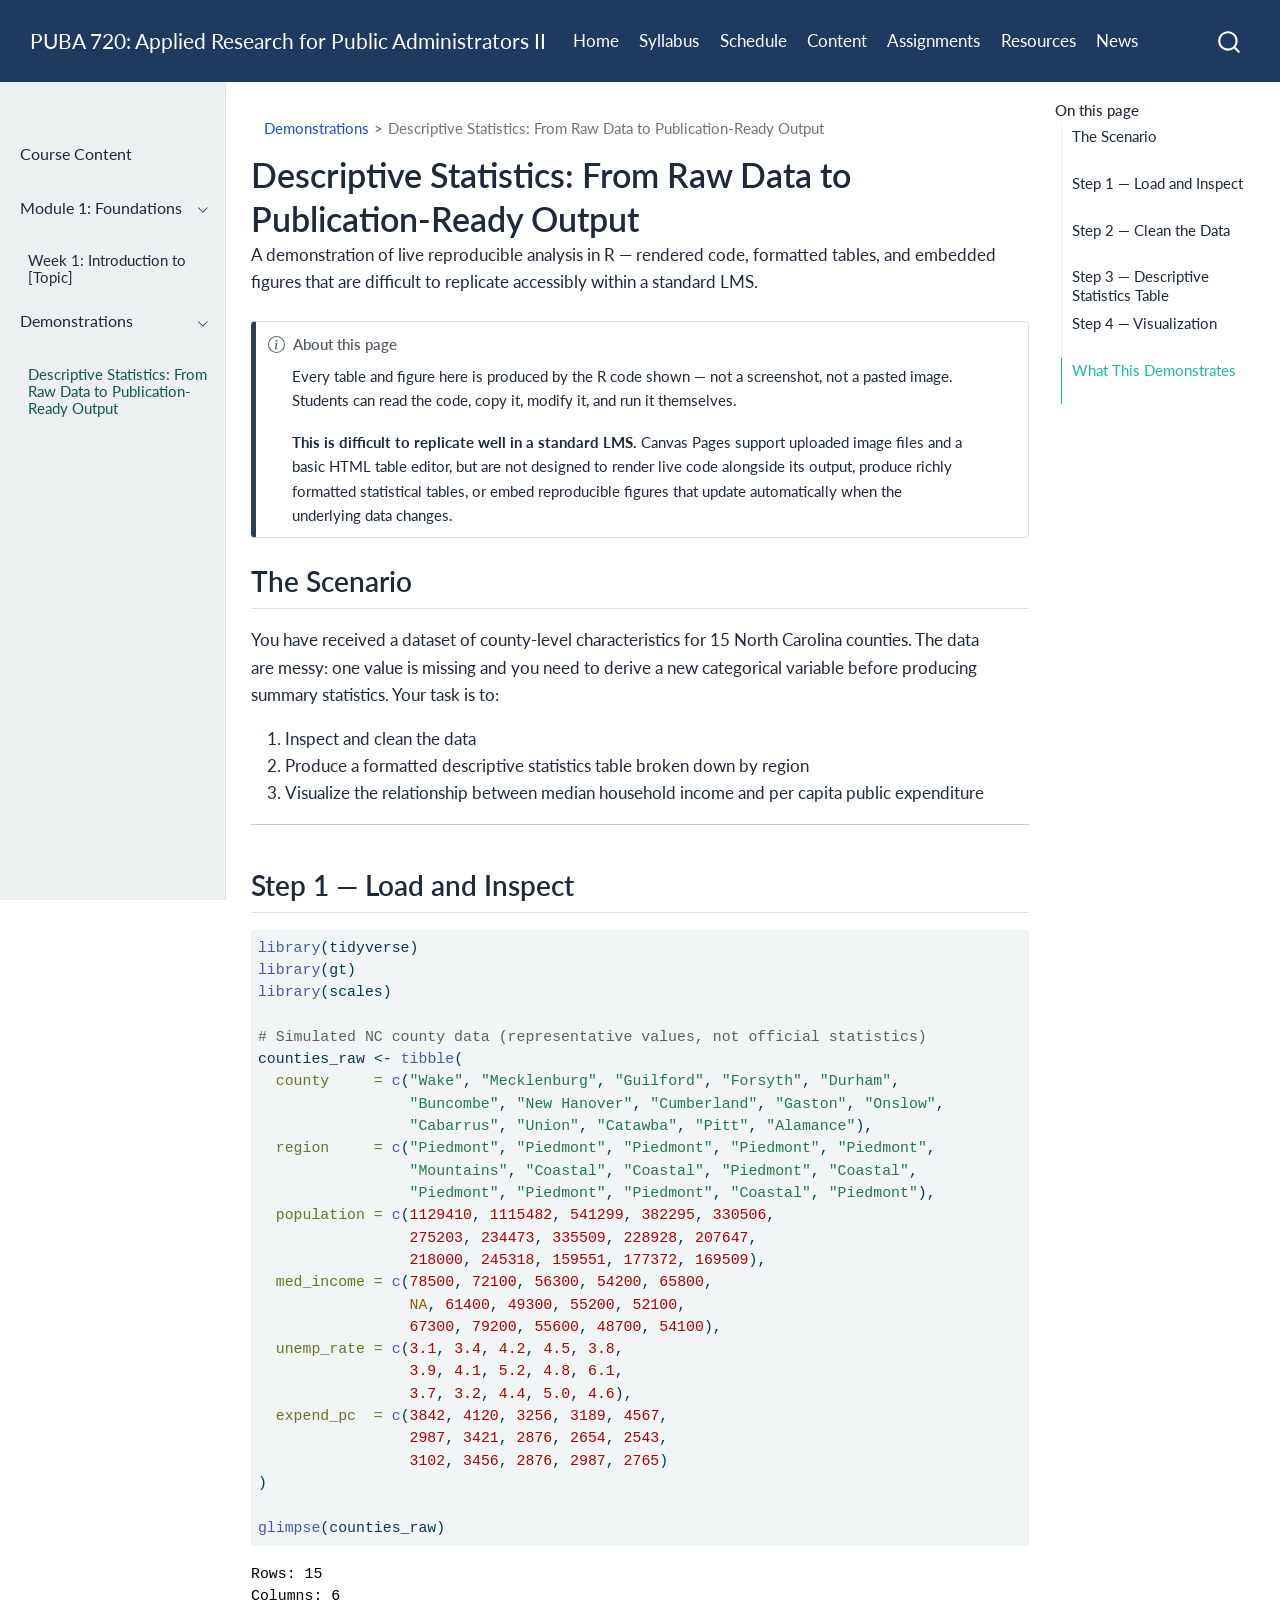
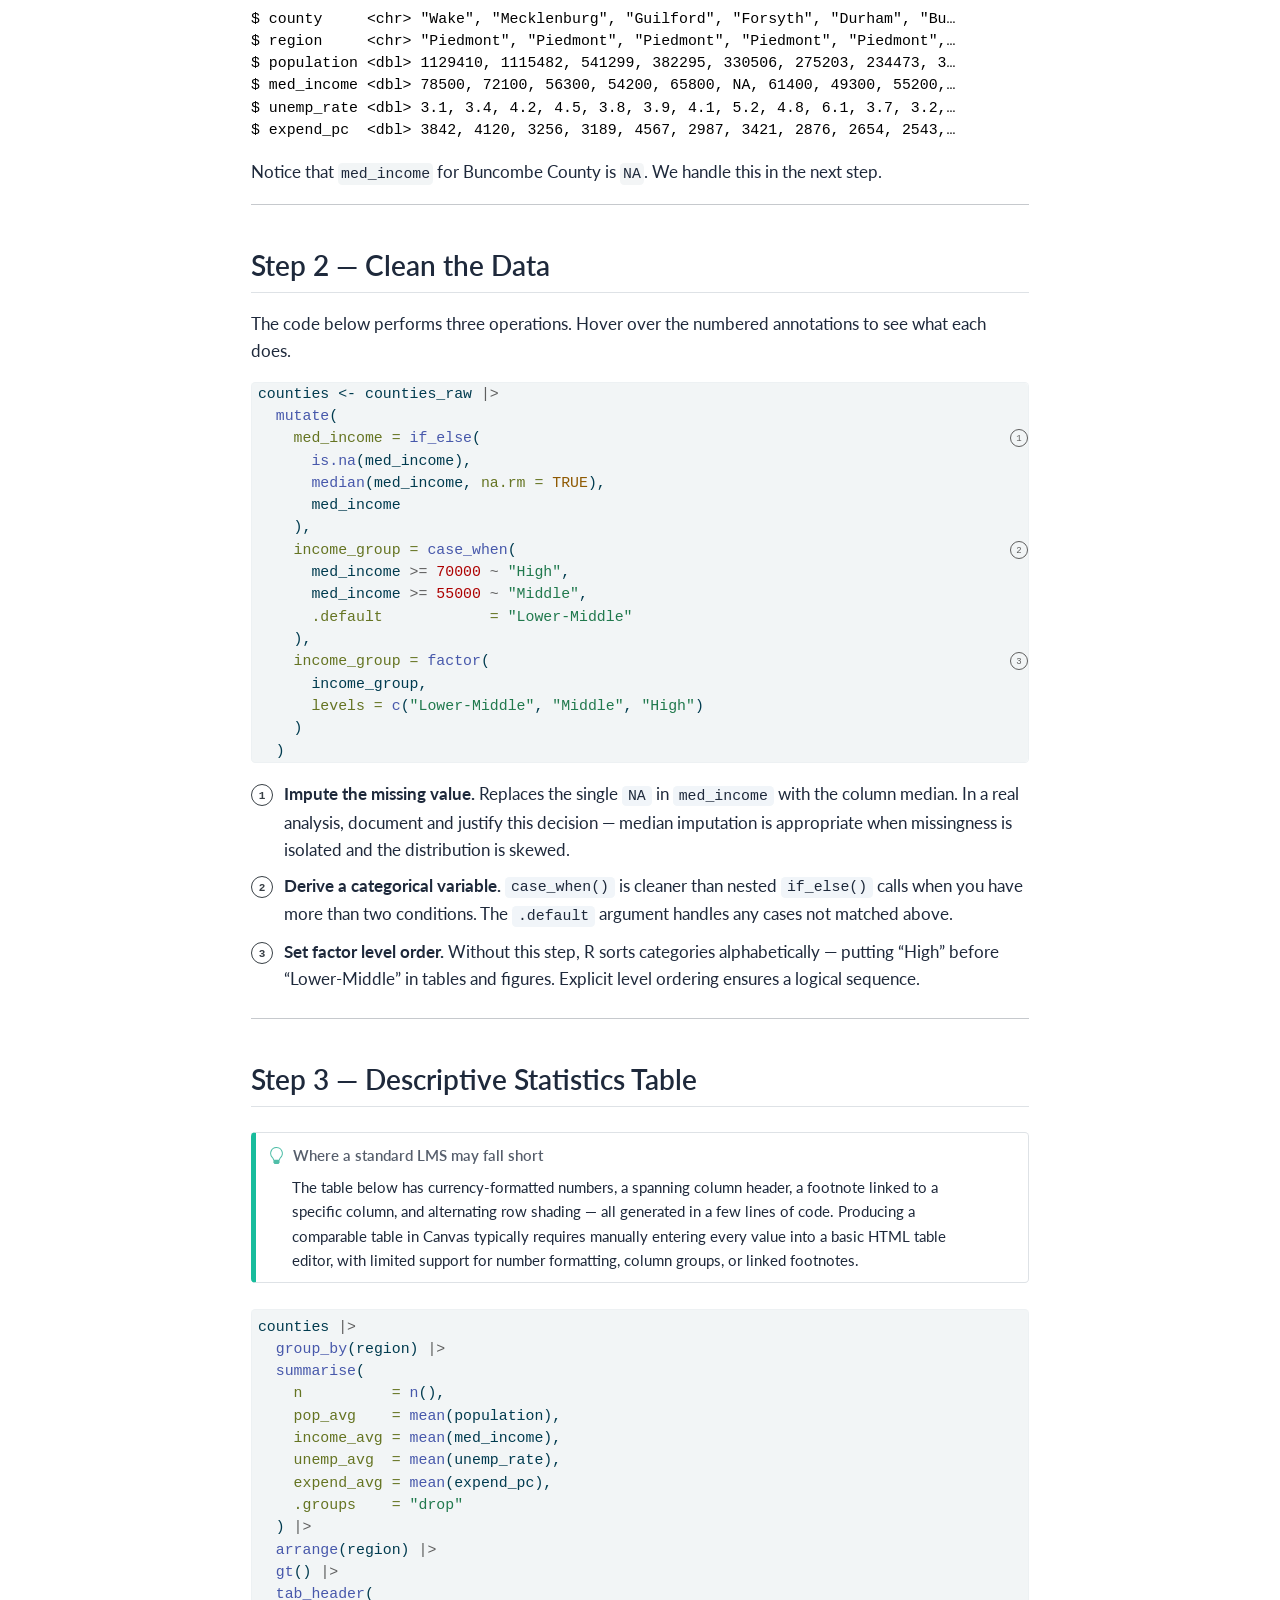
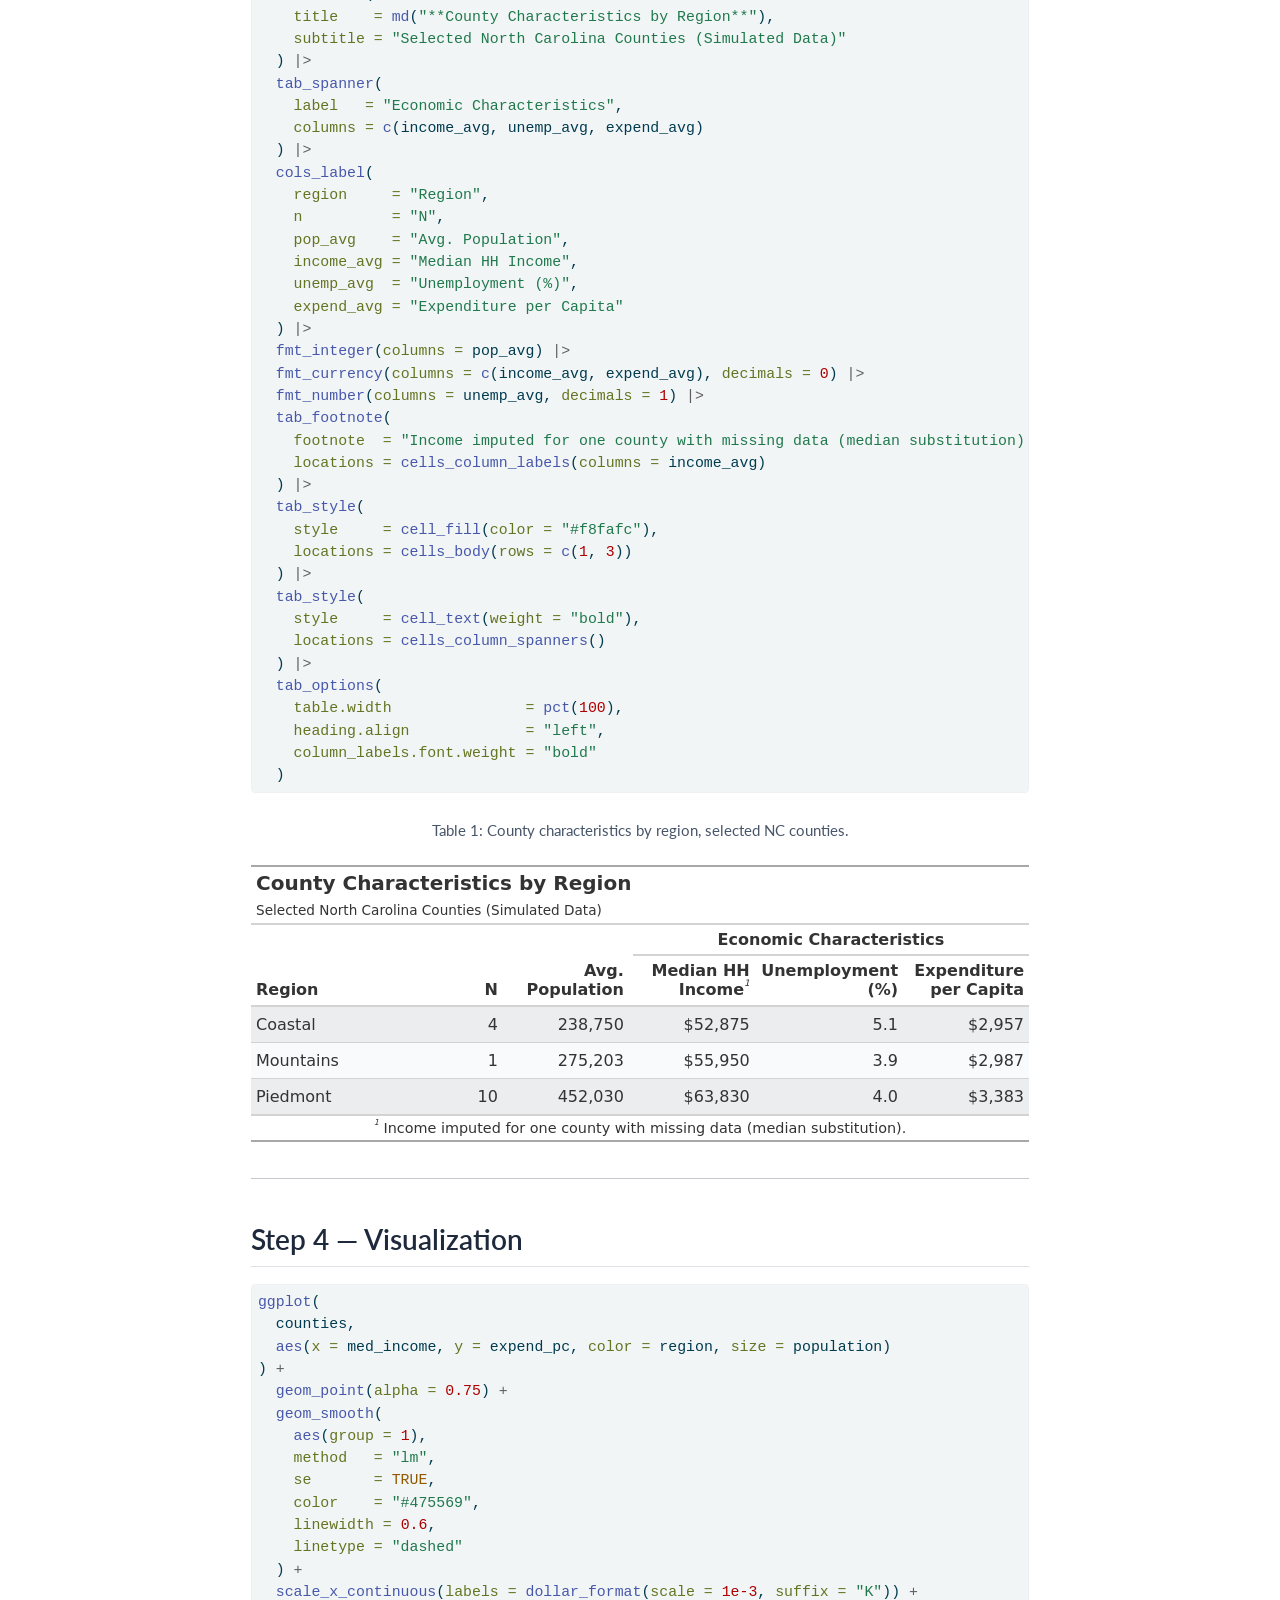
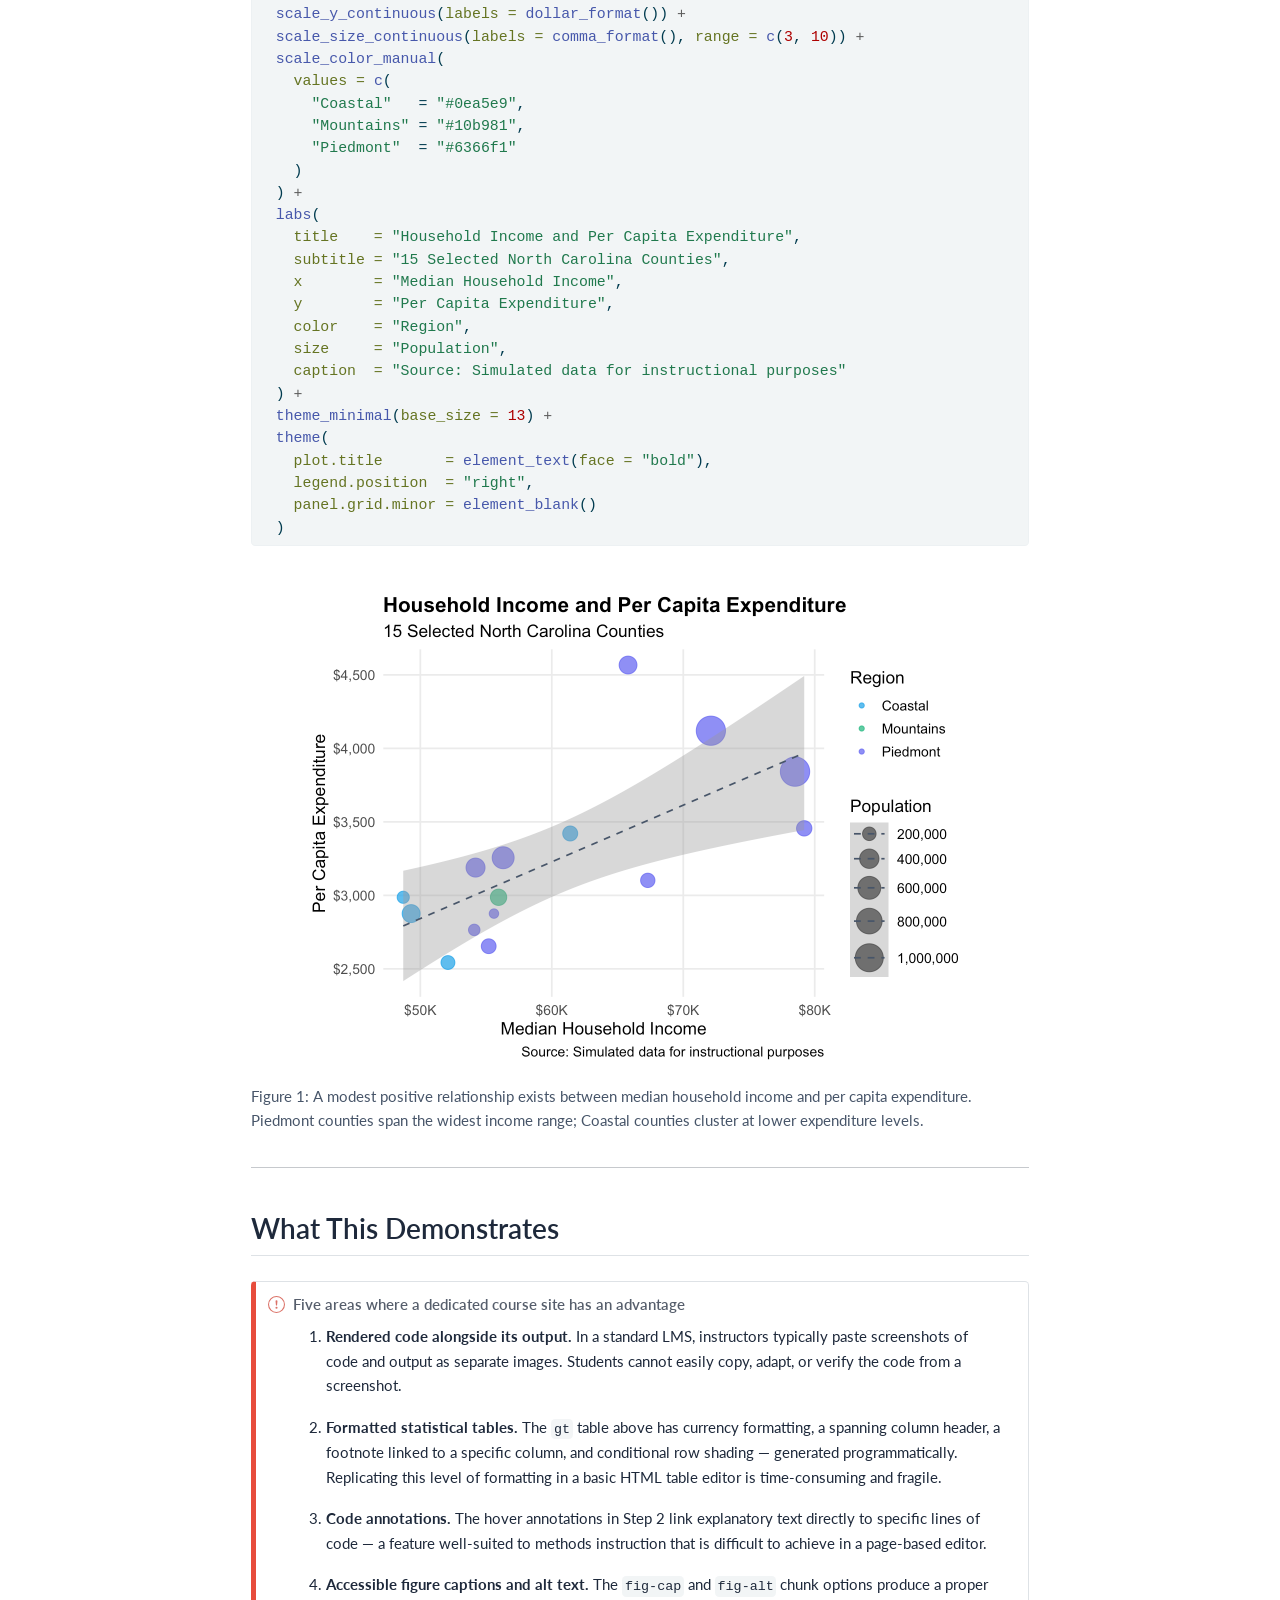
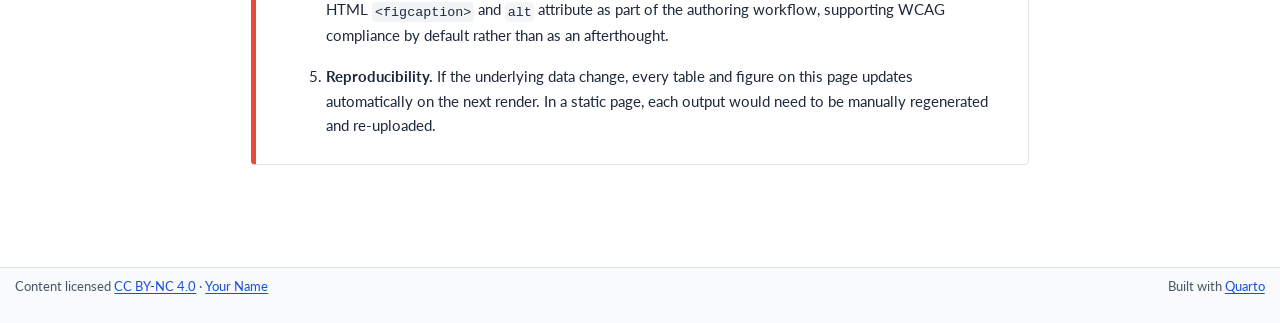
<file: content/demo-quarto-vs-canvas.html>
<!DOCTYPE html>
<html xmlns="http://www.w3.org/1999/xhtml" lang="en" xml:lang="en"><head>

<meta charset="utf-8">
<meta name="generator" content="quarto-1.8.27">

<meta name="viewport" content="width=device-width, initial-scale=1.0, user-scalable=yes">

<meta name="description" content="A demonstration of live reproducible analysis in R — rendered code, formatted tables, and embedded figures that are difficult to replicate accessibly within a standard LMS.">

<title>Descriptive Statistics: From Raw Data to Publication-Ready Output – PUBA 720: Applied Research for Public Administrators II</title>
<style>
code{white-space: pre-wrap;}
span.smallcaps{font-variant: small-caps;}
div.columns{display: flex; gap: min(4vw, 1.5em);}
div.column{flex: auto; overflow-x: auto;}
div.hanging-indent{margin-left: 1.5em; text-indent: -1.5em;}
ul.task-list{list-style: none;}
ul.task-list li input[type="checkbox"] {
  width: 0.8em;
  margin: 0 0.8em 0.2em -1em; /* quarto-specific, see https://github.com/quarto-dev/quarto-cli/issues/4556 */ 
  vertical-align: middle;
}
/* CSS for syntax highlighting */
html { -webkit-text-size-adjust: 100%; }
pre > code.sourceCode { white-space: pre; position: relative; }
pre > code.sourceCode > span { display: inline-block; line-height: 1.25; }
pre > code.sourceCode > span:empty { height: 1.2em; }
.sourceCode { overflow: visible; }
code.sourceCode > span { color: inherit; text-decoration: inherit; }
div.sourceCode { margin: 1em 0; }
pre.sourceCode { margin: 0; }
@media screen {
div.sourceCode { overflow: auto; }
}
@media print {
pre > code.sourceCode { white-space: pre-wrap; }
pre > code.sourceCode > span { text-indent: -5em; padding-left: 5em; }
}
pre.numberSource code
  { counter-reset: source-line 0; }
pre.numberSource code > span
  { position: relative; left: -4em; counter-increment: source-line; }
pre.numberSource code > span > a:first-child::before
  { content: counter(source-line);
    position: relative; left: -1em; text-align: right; vertical-align: baseline;
    border: none; display: inline-block;
    -webkit-touch-callout: none; -webkit-user-select: none;
    -khtml-user-select: none; -moz-user-select: none;
    -ms-user-select: none; user-select: none;
    padding: 0 4px; width: 4em;
  }
pre.numberSource { margin-left: 3em;  padding-left: 4px; }
div.sourceCode
  {   }
@media screen {
pre > code.sourceCode > span > a:first-child::before { text-decoration: underline; }
}
</style>


<script src="../site_libs/quarto-nav/quarto-nav.js"></script>
<script src="../site_libs/clipboard/clipboard.min.js"></script>
<script src="../site_libs/quarto-search/autocomplete.umd.js"></script>
<script src="../site_libs/quarto-search/fuse.min.js"></script>
<script src="../site_libs/quarto-search/quarto-search.js"></script>
<meta name="quarto:offset" content="../">
<script src="../site_libs/quarto-html/quarto.js" type="module"></script>
<script src="../site_libs/quarto-html/tabsets/tabsets.js" type="module"></script>
<script src="../site_libs/quarto-html/axe/axe-check.js" type="module"></script>
<script src="../site_libs/quarto-html/popper.min.js"></script>
<script src="../site_libs/quarto-html/tippy.umd.min.js"></script>
<script src="../site_libs/quarto-html/anchor.min.js"></script>
<link href="../site_libs/quarto-html/tippy.css" rel="stylesheet">
<link href="../site_libs/quarto-html/quarto-syntax-highlighting-ed96de9b727972fe78a7b5d16c58bf87.css" rel="stylesheet" id="quarto-text-highlighting-styles">
<script src="../site_libs/bootstrap/bootstrap.min.js"></script>
<link href="../site_libs/bootstrap/bootstrap-icons.css" rel="stylesheet">
<link href="../site_libs/bootstrap/bootstrap-c410477cb083180b8fe2dfa5824c04f8.min.css" rel="stylesheet" append-hash="true" id="quarto-bootstrap" data-mode="light">
<script id="quarto-search-options" type="application/json">{
  "location": "navbar",
  "copy-button": false,
  "collapse-after": 3,
  "panel-placement": "end",
  "type": "overlay",
  "limit": 50,
  "keyboard-shortcut": [
    "f",
    "/",
    "s"
  ],
  "show-item-context": false,
  "language": {
    "search-no-results-text": "No results",
    "search-matching-documents-text": "matching documents",
    "search-copy-link-title": "Copy link to search",
    "search-hide-matches-text": "Hide additional matches",
    "search-more-match-text": "more match in this document",
    "search-more-matches-text": "more matches in this document",
    "search-clear-button-title": "Clear",
    "search-text-placeholder": "",
    "search-detached-cancel-button-title": "Cancel",
    "search-submit-button-title": "Submit",
    "search-label": "Search"
  }
}</script>


<link rel="stylesheet" href="../styles.css">
</head>

<body class="nav-sidebar docked nav-fixed quarto-light">

<div id="quarto-search-results"></div>
  <header id="quarto-header" class="headroom fixed-top">
    <nav class="navbar navbar-expand-lg " data-bs-theme="dark">
      <div class="navbar-container container-fluid">
      <div class="navbar-brand-container mx-auto">
    <a class="navbar-brand" href="../index.html">
    <span class="navbar-title">PUBA 720: Applied Research for Public Administrators II</span>
    </a>
  </div>
            <div id="quarto-search" class="" title="Search"></div>
          <button class="navbar-toggler" type="button" data-bs-toggle="collapse" data-bs-target="#navbarCollapse" aria-controls="navbarCollapse" role="menu" aria-expanded="false" aria-label="Toggle navigation" onclick="if (window.quartoToggleHeadroom) { window.quartoToggleHeadroom(); }">
  <span class="navbar-toggler-icon"></span>
</button>
          <div class="collapse navbar-collapse" id="navbarCollapse">
            <ul class="navbar-nav navbar-nav-scroll me-auto">
  <li class="nav-item">
    <a class="nav-link" href="../index.html"> 
<span class="menu-text">Home</span></a>
  </li>  
  <li class="nav-item">
    <a class="nav-link" href="../syllabus.html"> 
<span class="menu-text">Syllabus</span></a>
  </li>  
  <li class="nav-item">
    <a class="nav-link" href="../schedule.html"> 
<span class="menu-text">Schedule</span></a>
  </li>  
  <li class="nav-item">
    <a class="nav-link active" href="../content/index.html" aria-current="page"> 
<span class="menu-text">Content</span></a>
  </li>  
  <li class="nav-item">
    <a class="nav-link" href="../assignment/index.html"> 
<span class="menu-text">Assignments</span></a>
  </li>  
  <li class="nav-item">
    <a class="nav-link" href="../resources.html"> 
<span class="menu-text">Resources</span></a>
  </li>  
  <li class="nav-item">
    <a class="nav-link" href="../news.html"> 
<span class="menu-text">News</span></a>
  </li>  
</ul>
          </div> <!-- /navcollapse -->
            <div class="quarto-navbar-tools">
</div>
      </div> <!-- /container-fluid -->
    </nav>
  <nav class="quarto-secondary-nav">
    <div class="container-fluid d-flex">
      <button type="button" class="quarto-btn-toggle btn" data-bs-toggle="collapse" role="button" data-bs-target=".quarto-sidebar-collapse-item" aria-controls="quarto-sidebar" aria-expanded="false" aria-label="Toggle sidebar navigation" onclick="if (window.quartoToggleHeadroom) { window.quartoToggleHeadroom(); }">
        <i class="bi bi-layout-text-sidebar-reverse"></i>
      </button>
        <nav class="quarto-page-breadcrumbs" aria-label="breadcrumb"><ol class="breadcrumb"><li class="breadcrumb-item"><a href="../content/demo-quarto-vs-canvas.html">Demonstrations</a></li><li class="breadcrumb-item"><a href="../content/demo-quarto-vs-canvas.html">Descriptive Statistics: From Raw Data to Publication-Ready Output</a></li></ol></nav>
        <a class="flex-grow-1" role="navigation" data-bs-toggle="collapse" data-bs-target=".quarto-sidebar-collapse-item" aria-controls="quarto-sidebar" aria-expanded="false" aria-label="Toggle sidebar navigation" onclick="if (window.quartoToggleHeadroom) { window.quartoToggleHeadroom(); }">      
        </a>
      <button type="button" class="btn quarto-search-button" aria-label="Search" onclick="window.quartoOpenSearch();">
        <i class="bi bi-search"></i>
      </button>
    </div>
  </nav>
</header>
<!-- content -->
<div id="quarto-content" class="quarto-container page-columns page-rows-contents page-layout-article page-navbar">
<!-- sidebar -->
  <nav id="quarto-sidebar" class="sidebar collapse collapse-horizontal quarto-sidebar-collapse-item sidebar-navigation docked overflow-auto">
        <div class="mt-2 flex-shrink-0 align-items-center">
        <div class="sidebar-search">
        <div id="quarto-search" class="" title="Search"></div>
        </div>
        </div>
    <div class="sidebar-menu-container"> 
    <ul class="list-unstyled mt-1">
        <li class="sidebar-item">
  <div class="sidebar-item-container"> 
  <a href="../content/index.html" class="sidebar-item-text sidebar-link">
 <span class="menu-text">Course Content</span></a>
  </div>
</li>
        <li class="sidebar-item sidebar-item-section">
      <div class="sidebar-item-container"> 
            <a class="sidebar-item-text sidebar-link text-start" data-bs-toggle="collapse" data-bs-target="#quarto-sidebar-section-1" role="navigation" aria-expanded="true">
 <span class="menu-text">Module 1: Foundations</span></a>
          <a class="sidebar-item-toggle text-start" data-bs-toggle="collapse" data-bs-target="#quarto-sidebar-section-1" role="navigation" aria-expanded="true" aria-label="Toggle section">
            <i class="bi bi-chevron-right ms-2"></i>
          </a> 
      </div>
      <ul id="quarto-sidebar-section-1" class="collapse list-unstyled sidebar-section depth1 show">  
          <li class="sidebar-item">
  <div class="sidebar-item-container"> 
  <a href="../content/01-content.html" class="sidebar-item-text sidebar-link">
 <span class="menu-text">Week 1: Introduction to [Topic]</span></a>
  </div>
</li>
      </ul>
  </li>
        <li class="sidebar-item sidebar-item-section">
      <div class="sidebar-item-container"> 
            <a class="sidebar-item-text sidebar-link text-start" data-bs-toggle="collapse" data-bs-target="#quarto-sidebar-section-2" role="navigation" aria-expanded="true">
 <span class="menu-text">Demonstrations</span></a>
          <a class="sidebar-item-toggle text-start" data-bs-toggle="collapse" data-bs-target="#quarto-sidebar-section-2" role="navigation" aria-expanded="true" aria-label="Toggle section">
            <i class="bi bi-chevron-right ms-2"></i>
          </a> 
      </div>
      <ul id="quarto-sidebar-section-2" class="collapse list-unstyled sidebar-section depth1 show">  
          <li class="sidebar-item">
  <div class="sidebar-item-container"> 
  <a href="../content/demo-quarto-vs-canvas.html" class="sidebar-item-text sidebar-link active">
 <span class="menu-text">Descriptive Statistics: From Raw Data to Publication-Ready Output</span></a>
  </div>
</li>
      </ul>
  </li>
    </ul>
    </div>
</nav>
<div id="quarto-sidebar-glass" class="quarto-sidebar-collapse-item" data-bs-toggle="collapse" data-bs-target=".quarto-sidebar-collapse-item"></div>
<!-- margin-sidebar -->
    <div id="quarto-margin-sidebar" class="sidebar margin-sidebar">
        <nav id="TOC" role="doc-toc" class="toc-active">
    <h2 id="toc-title">On this page</h2>
   
  <ul>
  <li><a href="#the-scenario" id="toc-the-scenario" class="nav-link active" data-scroll-target="#the-scenario">The Scenario</a></li>
  <li><a href="#step-1-load-and-inspect" id="toc-step-1-load-and-inspect" class="nav-link" data-scroll-target="#step-1-load-and-inspect">Step 1 — Load and Inspect</a></li>
  <li><a href="#step-2-clean-the-data" id="toc-step-2-clean-the-data" class="nav-link" data-scroll-target="#step-2-clean-the-data">Step 2 — Clean the Data</a></li>
  <li><a href="#step-3-descriptive-statistics-table" id="toc-step-3-descriptive-statistics-table" class="nav-link" data-scroll-target="#step-3-descriptive-statistics-table">Step 3 — Descriptive Statistics Table</a></li>
  <li><a href="#step-4-visualization" id="toc-step-4-visualization" class="nav-link" data-scroll-target="#step-4-visualization">Step 4 — Visualization</a></li>
  <li><a href="#what-this-demonstrates" id="toc-what-this-demonstrates" class="nav-link" data-scroll-target="#what-this-demonstrates">What This Demonstrates</a></li>
  </ul>
</nav>
    </div>
<!-- main -->
<main class="content" id="quarto-document-content">
<!-- WCAG 2.4.1: Bypass Blocks — skip link becomes visible on keyboard focus -->
<a class="skip-nav" href="#quarto-document-content">Skip to main content</a>

<header id="title-block-header" class="quarto-title-block default"><nav class="quarto-page-breadcrumbs quarto-title-breadcrumbs d-none d-lg-block" aria-label="breadcrumb"><ol class="breadcrumb"><li class="breadcrumb-item"><a href="../content/demo-quarto-vs-canvas.html">Demonstrations</a></li><li class="breadcrumb-item"><a href="../content/demo-quarto-vs-canvas.html">Descriptive Statistics: From Raw Data to Publication-Ready Output</a></li></ol></nav>
<div class="quarto-title">
<h1 class="title">Descriptive Statistics: From Raw Data to Publication-Ready Output</h1>
</div>

<div>
  <div class="description">
    A demonstration of live reproducible analysis in R — rendered code, formatted tables, and embedded figures that are difficult to replicate accessibly within a standard LMS.
  </div>
</div>


<div class="quarto-title-meta">

    
  
    
  </div>
  


</header>


<div class="callout callout-style-simple callout-note callout-titled">
<div class="callout-header d-flex align-content-center">
<div class="callout-icon-container">
<i class="callout-icon"></i>
</div>
<div class="callout-title-container flex-fill">
<span class="screen-reader-only">Note</span>About this page
</div>
</div>
<div class="callout-body-container callout-body">
<p>Every table and figure here is produced by the R code shown — not a screenshot, not a pasted image. Students can read the code, copy it, modify it, and run it themselves.</p>
<p><strong>This is difficult to replicate well in a standard LMS.</strong> Canvas Pages support uploaded image files and a basic HTML table editor, but are not designed to render live code alongside its output, produce richly formatted statistical tables, or embed reproducible figures that update automatically when the underlying data changes.</p>
</div>
</div>
<section id="the-scenario" class="level2">
<h2 class="anchored" data-anchor-id="the-scenario">The Scenario</h2>
<p>You have received a dataset of county-level characteristics for 15 North Carolina counties. The data are messy: one value is missing and you need to derive a new categorical variable before producing summary statistics. Your task is to:</p>
<ol type="1">
<li>Inspect and clean the data</li>
<li>Produce a formatted descriptive statistics table broken down by region</li>
<li>Visualize the relationship between median household income and per capita public expenditure</li>
</ol>
<hr>
</section>
<section id="step-1-load-and-inspect" class="level2">
<h2 class="anchored" data-anchor-id="step-1-load-and-inspect">Step 1 — Load and Inspect</h2>
<div class="cell">
<div class="code-copy-outer-scaffold"><div class="sourceCode cell-code" id="cb1"><pre class="sourceCode r code-with-copy"><code class="sourceCode r"><span id="cb1-1"><a href="#cb1-1" aria-hidden="true" tabindex="-1"></a><span class="fu">library</span>(tidyverse)</span>
<span id="cb1-2"><a href="#cb1-2" aria-hidden="true" tabindex="-1"></a><span class="fu">library</span>(gt)</span>
<span id="cb1-3"><a href="#cb1-3" aria-hidden="true" tabindex="-1"></a><span class="fu">library</span>(scales)</span>
<span id="cb1-4"><a href="#cb1-4" aria-hidden="true" tabindex="-1"></a></span>
<span id="cb1-5"><a href="#cb1-5" aria-hidden="true" tabindex="-1"></a><span class="co"># Simulated NC county data (representative values, not official statistics)</span></span>
<span id="cb1-6"><a href="#cb1-6" aria-hidden="true" tabindex="-1"></a>counties_raw <span class="ot">&lt;-</span> <span class="fu">tibble</span>(</span>
<span id="cb1-7"><a href="#cb1-7" aria-hidden="true" tabindex="-1"></a>  <span class="at">county     =</span> <span class="fu">c</span>(<span class="st">"Wake"</span>, <span class="st">"Mecklenburg"</span>, <span class="st">"Guilford"</span>, <span class="st">"Forsyth"</span>, <span class="st">"Durham"</span>,</span>
<span id="cb1-8"><a href="#cb1-8" aria-hidden="true" tabindex="-1"></a>                 <span class="st">"Buncombe"</span>, <span class="st">"New Hanover"</span>, <span class="st">"Cumberland"</span>, <span class="st">"Gaston"</span>, <span class="st">"Onslow"</span>,</span>
<span id="cb1-9"><a href="#cb1-9" aria-hidden="true" tabindex="-1"></a>                 <span class="st">"Cabarrus"</span>, <span class="st">"Union"</span>, <span class="st">"Catawba"</span>, <span class="st">"Pitt"</span>, <span class="st">"Alamance"</span>),</span>
<span id="cb1-10"><a href="#cb1-10" aria-hidden="true" tabindex="-1"></a>  <span class="at">region     =</span> <span class="fu">c</span>(<span class="st">"Piedmont"</span>, <span class="st">"Piedmont"</span>, <span class="st">"Piedmont"</span>, <span class="st">"Piedmont"</span>, <span class="st">"Piedmont"</span>,</span>
<span id="cb1-11"><a href="#cb1-11" aria-hidden="true" tabindex="-1"></a>                 <span class="st">"Mountains"</span>, <span class="st">"Coastal"</span>, <span class="st">"Coastal"</span>, <span class="st">"Piedmont"</span>, <span class="st">"Coastal"</span>,</span>
<span id="cb1-12"><a href="#cb1-12" aria-hidden="true" tabindex="-1"></a>                 <span class="st">"Piedmont"</span>, <span class="st">"Piedmont"</span>, <span class="st">"Piedmont"</span>, <span class="st">"Coastal"</span>, <span class="st">"Piedmont"</span>),</span>
<span id="cb1-13"><a href="#cb1-13" aria-hidden="true" tabindex="-1"></a>  <span class="at">population =</span> <span class="fu">c</span>(<span class="dv">1129410</span>, <span class="dv">1115482</span>, <span class="dv">541299</span>, <span class="dv">382295</span>, <span class="dv">330506</span>,</span>
<span id="cb1-14"><a href="#cb1-14" aria-hidden="true" tabindex="-1"></a>                 <span class="dv">275203</span>, <span class="dv">234473</span>, <span class="dv">335509</span>, <span class="dv">228928</span>, <span class="dv">207647</span>,</span>
<span id="cb1-15"><a href="#cb1-15" aria-hidden="true" tabindex="-1"></a>                 <span class="dv">218000</span>, <span class="dv">245318</span>, <span class="dv">159551</span>, <span class="dv">177372</span>, <span class="dv">169509</span>),</span>
<span id="cb1-16"><a href="#cb1-16" aria-hidden="true" tabindex="-1"></a>  <span class="at">med_income =</span> <span class="fu">c</span>(<span class="dv">78500</span>, <span class="dv">72100</span>, <span class="dv">56300</span>, <span class="dv">54200</span>, <span class="dv">65800</span>,</span>
<span id="cb1-17"><a href="#cb1-17" aria-hidden="true" tabindex="-1"></a>                 <span class="cn">NA</span>, <span class="dv">61400</span>, <span class="dv">49300</span>, <span class="dv">55200</span>, <span class="dv">52100</span>,</span>
<span id="cb1-18"><a href="#cb1-18" aria-hidden="true" tabindex="-1"></a>                 <span class="dv">67300</span>, <span class="dv">79200</span>, <span class="dv">55600</span>, <span class="dv">48700</span>, <span class="dv">54100</span>),</span>
<span id="cb1-19"><a href="#cb1-19" aria-hidden="true" tabindex="-1"></a>  <span class="at">unemp_rate =</span> <span class="fu">c</span>(<span class="fl">3.1</span>, <span class="fl">3.4</span>, <span class="fl">4.2</span>, <span class="fl">4.5</span>, <span class="fl">3.8</span>,</span>
<span id="cb1-20"><a href="#cb1-20" aria-hidden="true" tabindex="-1"></a>                 <span class="fl">3.9</span>, <span class="fl">4.1</span>, <span class="fl">5.2</span>, <span class="fl">4.8</span>, <span class="fl">6.1</span>,</span>
<span id="cb1-21"><a href="#cb1-21" aria-hidden="true" tabindex="-1"></a>                 <span class="fl">3.7</span>, <span class="fl">3.2</span>, <span class="fl">4.4</span>, <span class="fl">5.0</span>, <span class="fl">4.6</span>),</span>
<span id="cb1-22"><a href="#cb1-22" aria-hidden="true" tabindex="-1"></a>  <span class="at">expend_pc  =</span> <span class="fu">c</span>(<span class="dv">3842</span>, <span class="dv">4120</span>, <span class="dv">3256</span>, <span class="dv">3189</span>, <span class="dv">4567</span>,</span>
<span id="cb1-23"><a href="#cb1-23" aria-hidden="true" tabindex="-1"></a>                 <span class="dv">2987</span>, <span class="dv">3421</span>, <span class="dv">2876</span>, <span class="dv">2654</span>, <span class="dv">2543</span>,</span>
<span id="cb1-24"><a href="#cb1-24" aria-hidden="true" tabindex="-1"></a>                 <span class="dv">3102</span>, <span class="dv">3456</span>, <span class="dv">2876</span>, <span class="dv">2987</span>, <span class="dv">2765</span>)</span>
<span id="cb1-25"><a href="#cb1-25" aria-hidden="true" tabindex="-1"></a>)</span>
<span id="cb1-26"><a href="#cb1-26" aria-hidden="true" tabindex="-1"></a></span>
<span id="cb1-27"><a href="#cb1-27" aria-hidden="true" tabindex="-1"></a><span class="fu">glimpse</span>(counties_raw)</span></code></pre></div><button title="Copy to Clipboard" class="code-copy-button"><i class="bi"></i></button></div>
<div class="cell-output cell-output-stdout">
<pre><code>Rows: 15
Columns: 6
$ county     &lt;chr&gt; "Wake", "Mecklenburg", "Guilford", "Forsyth", "Durham", "Bu…
$ region     &lt;chr&gt; "Piedmont", "Piedmont", "Piedmont", "Piedmont", "Piedmont",…
$ population &lt;dbl&gt; 1129410, 1115482, 541299, 382295, 330506, 275203, 234473, 3…
$ med_income &lt;dbl&gt; 78500, 72100, 56300, 54200, 65800, NA, 61400, 49300, 55200,…
$ unemp_rate &lt;dbl&gt; 3.1, 3.4, 4.2, 4.5, 3.8, 3.9, 4.1, 5.2, 4.8, 6.1, 3.7, 3.2,…
$ expend_pc  &lt;dbl&gt; 3842, 4120, 3256, 3189, 4567, 2987, 3421, 2876, 2654, 2543,…</code></pre>
</div>
</div>
<p>Notice that <code>med_income</code> for Buncombe County is <code>NA</code>. We handle this in the next step.</p>
<hr>
</section>
<section id="step-2-clean-the-data" class="level2">
<h2 class="anchored" data-anchor-id="step-2-clean-the-data">Step 2 — Clean the Data</h2>
<p>The code below performs three operations. Hover over the numbered annotations to see what each does.</p>
<div class="cell" data-code-annotations="hover">
<div class="code-copy-outer-scaffold"><div class="sourceCode cell-code" id="annotated-cell-2"><pre class="sourceCode r code-annotation-code code-with-copy code-annotated"><code class="sourceCode r"><span id="annotated-cell-2-1"><a href="#annotated-cell-2-1" aria-hidden="true" tabindex="-1"></a>counties <span class="ot">&lt;-</span> counties_raw <span class="sc">|&gt;</span></span>
<span id="annotated-cell-2-2"><a href="#annotated-cell-2-2" aria-hidden="true" tabindex="-1"></a>  <span class="fu">mutate</span>(</span>
<a class="code-annotation-anchor" data-target-cell="annotated-cell-2" data-target-annotation="1" onclick="event.preventDefault();">1</a><span id="annotated-cell-2-3" class="code-annotation-target"><a href="#annotated-cell-2-3" aria-hidden="true" tabindex="-1"></a>    <span class="at">med_income =</span> <span class="fu">if_else</span>(</span>
<span id="annotated-cell-2-4"><a href="#annotated-cell-2-4" aria-hidden="true" tabindex="-1"></a>      <span class="fu">is.na</span>(med_income),</span>
<span id="annotated-cell-2-5"><a href="#annotated-cell-2-5" aria-hidden="true" tabindex="-1"></a>      <span class="fu">median</span>(med_income, <span class="at">na.rm =</span> <span class="cn">TRUE</span>),</span>
<span id="annotated-cell-2-6"><a href="#annotated-cell-2-6" aria-hidden="true" tabindex="-1"></a>      med_income</span>
<span id="annotated-cell-2-7"><a href="#annotated-cell-2-7" aria-hidden="true" tabindex="-1"></a>    ),</span>
<a class="code-annotation-anchor" data-target-cell="annotated-cell-2" data-target-annotation="2" onclick="event.preventDefault();">2</a><span id="annotated-cell-2-8" class="code-annotation-target"><a href="#annotated-cell-2-8" aria-hidden="true" tabindex="-1"></a>    <span class="at">income_group =</span> <span class="fu">case_when</span>(</span>
<span id="annotated-cell-2-9"><a href="#annotated-cell-2-9" aria-hidden="true" tabindex="-1"></a>      med_income <span class="sc">&gt;=</span> <span class="dv">70000</span> <span class="sc">~</span> <span class="st">"High"</span>,</span>
<span id="annotated-cell-2-10"><a href="#annotated-cell-2-10" aria-hidden="true" tabindex="-1"></a>      med_income <span class="sc">&gt;=</span> <span class="dv">55000</span> <span class="sc">~</span> <span class="st">"Middle"</span>,</span>
<span id="annotated-cell-2-11"><a href="#annotated-cell-2-11" aria-hidden="true" tabindex="-1"></a>      <span class="at">.default            =</span> <span class="st">"Lower-Middle"</span></span>
<span id="annotated-cell-2-12"><a href="#annotated-cell-2-12" aria-hidden="true" tabindex="-1"></a>    ),</span>
<a class="code-annotation-anchor" data-target-cell="annotated-cell-2" data-target-annotation="3" onclick="event.preventDefault();">3</a><span id="annotated-cell-2-13" class="code-annotation-target"><a href="#annotated-cell-2-13" aria-hidden="true" tabindex="-1"></a>    <span class="at">income_group =</span> <span class="fu">factor</span>(</span>
<span id="annotated-cell-2-14"><a href="#annotated-cell-2-14" aria-hidden="true" tabindex="-1"></a>      income_group,</span>
<span id="annotated-cell-2-15"><a href="#annotated-cell-2-15" aria-hidden="true" tabindex="-1"></a>      <span class="at">levels =</span> <span class="fu">c</span>(<span class="st">"Lower-Middle"</span>, <span class="st">"Middle"</span>, <span class="st">"High"</span>)</span>
<span id="annotated-cell-2-16"><a href="#annotated-cell-2-16" aria-hidden="true" tabindex="-1"></a>    )</span>
<span id="annotated-cell-2-17"><a href="#annotated-cell-2-17" aria-hidden="true" tabindex="-1"></a>  )</span><div class="code-annotation-gutter-bg"></div><div class="code-annotation-gutter"></div></code></pre></div><button title="Copy to Clipboard" class="code-copy-button"><i class="bi"></i></button></div>
<div class="cell-annotation">
<dl class="code-annotation-container-grid">
<dt data-target-cell="annotated-cell-2" data-target-annotation="1">1</dt>
<dd>
<span data-code-cell="annotated-cell-2" data-code-lines="3" data-code-annotation="1"><strong>Impute the missing value.</strong> Replaces the single <code>NA</code> in <code>med_income</code> with the column median. In a real analysis, document and justify this decision — median imputation is appropriate when missingness is isolated and the distribution is skewed.</span>
</dd>
<dt data-target-cell="annotated-cell-2" data-target-annotation="2">2</dt>
<dd>
<span data-code-cell="annotated-cell-2" data-code-lines="8" data-code-annotation="2"><strong>Derive a categorical variable.</strong> <code>case_when()</code> is cleaner than nested <code>if_else()</code> calls when you have more than two conditions. The <code>.default</code> argument handles any cases not matched above.</span>
</dd>
<dt data-target-cell="annotated-cell-2" data-target-annotation="3">3</dt>
<dd>
<span data-code-cell="annotated-cell-2" data-code-lines="13" data-code-annotation="3"><strong>Set factor level order.</strong> Without this step, R sorts categories alphabetically — putting “High” before “Lower-Middle” in tables and figures. Explicit level ordering ensures a logical sequence.</span>
</dd>
</dl>
</div>
</div>
<hr>
</section>
<section id="step-3-descriptive-statistics-table" class="level2">
<h2 class="anchored" data-anchor-id="step-3-descriptive-statistics-table">Step 3 — Descriptive Statistics Table</h2>
<div class="callout callout-style-simple callout-tip callout-titled">
<div class="callout-header d-flex align-content-center">
<div class="callout-icon-container">
<i class="callout-icon"></i>
</div>
<div class="callout-title-container flex-fill">
<span class="screen-reader-only">Tip</span>Where a standard LMS may fall short
</div>
</div>
<div class="callout-body-container callout-body">
<p>The table below has currency-formatted numbers, a spanning column header, a footnote linked to a specific column, and alternating row shading — all generated in a few lines of code. Producing a comparable table in Canvas typically requires manually entering every value into a basic HTML table editor, with limited support for number formatting, column groups, or linked footnotes.</p>
</div>
</div>
<div class="cell">
<div class="code-copy-outer-scaffold"><div class="sourceCode cell-code" id="cb3"><pre class="sourceCode r code-with-copy"><code class="sourceCode r"><span id="cb3-1"><a href="#cb3-1" aria-hidden="true" tabindex="-1"></a>counties <span class="sc">|&gt;</span></span>
<span id="cb3-2"><a href="#cb3-2" aria-hidden="true" tabindex="-1"></a>  <span class="fu">group_by</span>(region) <span class="sc">|&gt;</span></span>
<span id="cb3-3"><a href="#cb3-3" aria-hidden="true" tabindex="-1"></a>  <span class="fu">summarise</span>(</span>
<span id="cb3-4"><a href="#cb3-4" aria-hidden="true" tabindex="-1"></a>    <span class="at">n          =</span> <span class="fu">n</span>(),</span>
<span id="cb3-5"><a href="#cb3-5" aria-hidden="true" tabindex="-1"></a>    <span class="at">pop_avg    =</span> <span class="fu">mean</span>(population),</span>
<span id="cb3-6"><a href="#cb3-6" aria-hidden="true" tabindex="-1"></a>    <span class="at">income_avg =</span> <span class="fu">mean</span>(med_income),</span>
<span id="cb3-7"><a href="#cb3-7" aria-hidden="true" tabindex="-1"></a>    <span class="at">unemp_avg  =</span> <span class="fu">mean</span>(unemp_rate),</span>
<span id="cb3-8"><a href="#cb3-8" aria-hidden="true" tabindex="-1"></a>    <span class="at">expend_avg =</span> <span class="fu">mean</span>(expend_pc),</span>
<span id="cb3-9"><a href="#cb3-9" aria-hidden="true" tabindex="-1"></a>    <span class="at">.groups    =</span> <span class="st">"drop"</span></span>
<span id="cb3-10"><a href="#cb3-10" aria-hidden="true" tabindex="-1"></a>  ) <span class="sc">|&gt;</span></span>
<span id="cb3-11"><a href="#cb3-11" aria-hidden="true" tabindex="-1"></a>  <span class="fu">arrange</span>(region) <span class="sc">|&gt;</span></span>
<span id="cb3-12"><a href="#cb3-12" aria-hidden="true" tabindex="-1"></a>  <span class="fu">gt</span>() <span class="sc">|&gt;</span></span>
<span id="cb3-13"><a href="#cb3-13" aria-hidden="true" tabindex="-1"></a>  <span class="fu">tab_header</span>(</span>
<span id="cb3-14"><a href="#cb3-14" aria-hidden="true" tabindex="-1"></a>    <span class="at">title    =</span> <span class="fu">md</span>(<span class="st">"**County Characteristics by Region**"</span>),</span>
<span id="cb3-15"><a href="#cb3-15" aria-hidden="true" tabindex="-1"></a>    <span class="at">subtitle =</span> <span class="st">"Selected North Carolina Counties (Simulated Data)"</span></span>
<span id="cb3-16"><a href="#cb3-16" aria-hidden="true" tabindex="-1"></a>  ) <span class="sc">|&gt;</span></span>
<span id="cb3-17"><a href="#cb3-17" aria-hidden="true" tabindex="-1"></a>  <span class="fu">tab_spanner</span>(</span>
<span id="cb3-18"><a href="#cb3-18" aria-hidden="true" tabindex="-1"></a>    <span class="at">label   =</span> <span class="st">"Economic Characteristics"</span>,</span>
<span id="cb3-19"><a href="#cb3-19" aria-hidden="true" tabindex="-1"></a>    <span class="at">columns =</span> <span class="fu">c</span>(income_avg, unemp_avg, expend_avg)</span>
<span id="cb3-20"><a href="#cb3-20" aria-hidden="true" tabindex="-1"></a>  ) <span class="sc">|&gt;</span></span>
<span id="cb3-21"><a href="#cb3-21" aria-hidden="true" tabindex="-1"></a>  <span class="fu">cols_label</span>(</span>
<span id="cb3-22"><a href="#cb3-22" aria-hidden="true" tabindex="-1"></a>    <span class="at">region     =</span> <span class="st">"Region"</span>,</span>
<span id="cb3-23"><a href="#cb3-23" aria-hidden="true" tabindex="-1"></a>    <span class="at">n          =</span> <span class="st">"N"</span>,</span>
<span id="cb3-24"><a href="#cb3-24" aria-hidden="true" tabindex="-1"></a>    <span class="at">pop_avg    =</span> <span class="st">"Avg. Population"</span>,</span>
<span id="cb3-25"><a href="#cb3-25" aria-hidden="true" tabindex="-1"></a>    <span class="at">income_avg =</span> <span class="st">"Median HH Income"</span>,</span>
<span id="cb3-26"><a href="#cb3-26" aria-hidden="true" tabindex="-1"></a>    <span class="at">unemp_avg  =</span> <span class="st">"Unemployment (%)"</span>,</span>
<span id="cb3-27"><a href="#cb3-27" aria-hidden="true" tabindex="-1"></a>    <span class="at">expend_avg =</span> <span class="st">"Expenditure per Capita"</span></span>
<span id="cb3-28"><a href="#cb3-28" aria-hidden="true" tabindex="-1"></a>  ) <span class="sc">|&gt;</span></span>
<span id="cb3-29"><a href="#cb3-29" aria-hidden="true" tabindex="-1"></a>  <span class="fu">fmt_integer</span>(<span class="at">columns =</span> pop_avg) <span class="sc">|&gt;</span></span>
<span id="cb3-30"><a href="#cb3-30" aria-hidden="true" tabindex="-1"></a>  <span class="fu">fmt_currency</span>(<span class="at">columns =</span> <span class="fu">c</span>(income_avg, expend_avg), <span class="at">decimals =</span> <span class="dv">0</span>) <span class="sc">|&gt;</span></span>
<span id="cb3-31"><a href="#cb3-31" aria-hidden="true" tabindex="-1"></a>  <span class="fu">fmt_number</span>(<span class="at">columns =</span> unemp_avg, <span class="at">decimals =</span> <span class="dv">1</span>) <span class="sc">|&gt;</span></span>
<span id="cb3-32"><a href="#cb3-32" aria-hidden="true" tabindex="-1"></a>  <span class="fu">tab_footnote</span>(</span>
<span id="cb3-33"><a href="#cb3-33" aria-hidden="true" tabindex="-1"></a>    <span class="at">footnote  =</span> <span class="st">"Income imputed for one county with missing data (median substitution)."</span>,</span>
<span id="cb3-34"><a href="#cb3-34" aria-hidden="true" tabindex="-1"></a>    <span class="at">locations =</span> <span class="fu">cells_column_labels</span>(<span class="at">columns =</span> income_avg)</span>
<span id="cb3-35"><a href="#cb3-35" aria-hidden="true" tabindex="-1"></a>  ) <span class="sc">|&gt;</span></span>
<span id="cb3-36"><a href="#cb3-36" aria-hidden="true" tabindex="-1"></a>  <span class="fu">tab_style</span>(</span>
<span id="cb3-37"><a href="#cb3-37" aria-hidden="true" tabindex="-1"></a>    <span class="at">style     =</span> <span class="fu">cell_fill</span>(<span class="at">color =</span> <span class="st">"#f8fafc"</span>),</span>
<span id="cb3-38"><a href="#cb3-38" aria-hidden="true" tabindex="-1"></a>    <span class="at">locations =</span> <span class="fu">cells_body</span>(<span class="at">rows =</span> <span class="fu">c</span>(<span class="dv">1</span>, <span class="dv">3</span>))</span>
<span id="cb3-39"><a href="#cb3-39" aria-hidden="true" tabindex="-1"></a>  ) <span class="sc">|&gt;</span></span>
<span id="cb3-40"><a href="#cb3-40" aria-hidden="true" tabindex="-1"></a>  <span class="fu">tab_style</span>(</span>
<span id="cb3-41"><a href="#cb3-41" aria-hidden="true" tabindex="-1"></a>    <span class="at">style     =</span> <span class="fu">cell_text</span>(<span class="at">weight =</span> <span class="st">"bold"</span>),</span>
<span id="cb3-42"><a href="#cb3-42" aria-hidden="true" tabindex="-1"></a>    <span class="at">locations =</span> <span class="fu">cells_column_spanners</span>()</span>
<span id="cb3-43"><a href="#cb3-43" aria-hidden="true" tabindex="-1"></a>  ) <span class="sc">|&gt;</span></span>
<span id="cb3-44"><a href="#cb3-44" aria-hidden="true" tabindex="-1"></a>  <span class="fu">tab_options</span>(</span>
<span id="cb3-45"><a href="#cb3-45" aria-hidden="true" tabindex="-1"></a>    <span class="at">table.width               =</span> <span class="fu">pct</span>(<span class="dv">100</span>),</span>
<span id="cb3-46"><a href="#cb3-46" aria-hidden="true" tabindex="-1"></a>    <span class="at">heading.align             =</span> <span class="st">"left"</span>,</span>
<span id="cb3-47"><a href="#cb3-47" aria-hidden="true" tabindex="-1"></a>    <span class="at">column_labels.font.weight =</span> <span class="st">"bold"</span></span>
<span id="cb3-48"><a href="#cb3-48" aria-hidden="true" tabindex="-1"></a>  )</span></code></pre></div><button title="Copy to Clipboard" class="code-copy-button"><i class="bi"></i></button></div>
<div id="tbl-summary" class="cell quarto-float quarto-figure quarto-figure-center anchored">
<figure class="quarto-float quarto-float-tbl figure">
<figcaption class="quarto-float-caption-top quarto-float-caption quarto-float-tbl" id="tbl-summary-caption-0ceaefa1-69ba-4598-a22c-09a6ac19f8ca">
Table&nbsp;1: County characteristics by region, selected NC counties.
</figcaption>
<div aria-describedby="tbl-summary-caption-0ceaefa1-69ba-4598-a22c-09a6ac19f8ca">
<div class="cell-output-display">
<div id="wdrabbnlzt" style="padding-left:0px;padding-right:0px;padding-top:10px;padding-bottom:10px;overflow-x:auto;overflow-y:auto;width:auto;height:auto;">
<style>#wdrabbnlzt table {
  font-family: system-ui, 'Segoe UI', Roboto, Helvetica, Arial, sans-serif, 'Apple Color Emoji', 'Segoe UI Emoji', 'Segoe UI Symbol', 'Noto Color Emoji';
  -webkit-font-smoothing: antialiased;
  -moz-osx-font-smoothing: grayscale;
}

#wdrabbnlzt thead, #wdrabbnlzt tbody, #wdrabbnlzt tfoot, #wdrabbnlzt tr, #wdrabbnlzt td, #wdrabbnlzt th {
  border-style: none;
}

#wdrabbnlzt p {
  margin: 0;
  padding: 0;
}

#wdrabbnlzt .gt_table {
  display: table;
  border-collapse: collapse;
  line-height: normal;
  margin-left: auto;
  margin-right: auto;
  color: #333333;
  font-size: 16px;
  font-weight: normal;
  font-style: normal;
  background-color: #FFFFFF;
  width: 100%;
  border-top-style: solid;
  border-top-width: 2px;
  border-top-color: #A8A8A8;
  border-right-style: none;
  border-right-width: 2px;
  border-right-color: #D3D3D3;
  border-bottom-style: solid;
  border-bottom-width: 2px;
  border-bottom-color: #A8A8A8;
  border-left-style: none;
  border-left-width: 2px;
  border-left-color: #D3D3D3;
}

#wdrabbnlzt .gt_caption {
  padding-top: 4px;
  padding-bottom: 4px;
}

#wdrabbnlzt .gt_title {
  color: #333333;
  font-size: 125%;
  font-weight: initial;
  padding-top: 4px;
  padding-bottom: 4px;
  padding-left: 5px;
  padding-right: 5px;
  border-bottom-color: #FFFFFF;
  border-bottom-width: 0;
}

#wdrabbnlzt .gt_subtitle {
  color: #333333;
  font-size: 85%;
  font-weight: initial;
  padding-top: 3px;
  padding-bottom: 5px;
  padding-left: 5px;
  padding-right: 5px;
  border-top-color: #FFFFFF;
  border-top-width: 0;
}

#wdrabbnlzt .gt_heading {
  background-color: #FFFFFF;
  text-align: left;
  border-bottom-color: #FFFFFF;
  border-left-style: none;
  border-left-width: 1px;
  border-left-color: #D3D3D3;
  border-right-style: none;
  border-right-width: 1px;
  border-right-color: #D3D3D3;
}

#wdrabbnlzt .gt_bottom_border {
  border-bottom-style: solid;
  border-bottom-width: 2px;
  border-bottom-color: #D3D3D3;
}

#wdrabbnlzt .gt_col_headings {
  border-top-style: solid;
  border-top-width: 2px;
  border-top-color: #D3D3D3;
  border-bottom-style: solid;
  border-bottom-width: 2px;
  border-bottom-color: #D3D3D3;
  border-left-style: none;
  border-left-width: 1px;
  border-left-color: #D3D3D3;
  border-right-style: none;
  border-right-width: 1px;
  border-right-color: #D3D3D3;
}

#wdrabbnlzt .gt_col_heading {
  color: #333333;
  background-color: #FFFFFF;
  font-size: 100%;
  font-weight: bold;
  text-transform: inherit;
  border-left-style: none;
  border-left-width: 1px;
  border-left-color: #D3D3D3;
  border-right-style: none;
  border-right-width: 1px;
  border-right-color: #D3D3D3;
  vertical-align: bottom;
  padding-top: 5px;
  padding-bottom: 6px;
  padding-left: 5px;
  padding-right: 5px;
  overflow-x: hidden;
}

#wdrabbnlzt .gt_column_spanner_outer {
  color: #333333;
  background-color: #FFFFFF;
  font-size: 100%;
  font-weight: bold;
  text-transform: inherit;
  padding-top: 0;
  padding-bottom: 0;
  padding-left: 4px;
  padding-right: 4px;
}

#wdrabbnlzt .gt_column_spanner_outer:first-child {
  padding-left: 0;
}

#wdrabbnlzt .gt_column_spanner_outer:last-child {
  padding-right: 0;
}

#wdrabbnlzt .gt_column_spanner {
  border-bottom-style: solid;
  border-bottom-width: 2px;
  border-bottom-color: #D3D3D3;
  vertical-align: bottom;
  padding-top: 5px;
  padding-bottom: 5px;
  overflow-x: hidden;
  display: inline-block;
  width: 100%;
}

#wdrabbnlzt .gt_spanner_row {
  border-bottom-style: hidden;
}

#wdrabbnlzt .gt_group_heading {
  padding-top: 8px;
  padding-bottom: 8px;
  padding-left: 5px;
  padding-right: 5px;
  color: #333333;
  background-color: #FFFFFF;
  font-size: 100%;
  font-weight: initial;
  text-transform: inherit;
  border-top-style: solid;
  border-top-width: 2px;
  border-top-color: #D3D3D3;
  border-bottom-style: solid;
  border-bottom-width: 2px;
  border-bottom-color: #D3D3D3;
  border-left-style: none;
  border-left-width: 1px;
  border-left-color: #D3D3D3;
  border-right-style: none;
  border-right-width: 1px;
  border-right-color: #D3D3D3;
  vertical-align: middle;
  text-align: left;
}

#wdrabbnlzt .gt_empty_group_heading {
  padding: 0.5px;
  color: #333333;
  background-color: #FFFFFF;
  font-size: 100%;
  font-weight: initial;
  border-top-style: solid;
  border-top-width: 2px;
  border-top-color: #D3D3D3;
  border-bottom-style: solid;
  border-bottom-width: 2px;
  border-bottom-color: #D3D3D3;
  vertical-align: middle;
}

#wdrabbnlzt .gt_from_md > :first-child {
  margin-top: 0;
}

#wdrabbnlzt .gt_from_md > :last-child {
  margin-bottom: 0;
}

#wdrabbnlzt .gt_row {
  padding-top: 8px;
  padding-bottom: 8px;
  padding-left: 5px;
  padding-right: 5px;
  margin: 10px;
  border-top-style: solid;
  border-top-width: 1px;
  border-top-color: #D3D3D3;
  border-left-style: none;
  border-left-width: 1px;
  border-left-color: #D3D3D3;
  border-right-style: none;
  border-right-width: 1px;
  border-right-color: #D3D3D3;
  vertical-align: middle;
  overflow-x: hidden;
}

#wdrabbnlzt .gt_stub {
  color: #333333;
  background-color: #FFFFFF;
  font-size: 100%;
  font-weight: initial;
  text-transform: inherit;
  border-right-style: solid;
  border-right-width: 2px;
  border-right-color: #D3D3D3;
  padding-left: 5px;
  padding-right: 5px;
}

#wdrabbnlzt .gt_stub_row_group {
  color: #333333;
  background-color: #FFFFFF;
  font-size: 100%;
  font-weight: initial;
  text-transform: inherit;
  border-right-style: solid;
  border-right-width: 2px;
  border-right-color: #D3D3D3;
  padding-left: 5px;
  padding-right: 5px;
  vertical-align: top;
}

#wdrabbnlzt .gt_row_group_first td {
  border-top-width: 2px;
}

#wdrabbnlzt .gt_row_group_first th {
  border-top-width: 2px;
}

#wdrabbnlzt .gt_summary_row {
  color: #333333;
  background-color: #FFFFFF;
  text-transform: inherit;
  padding-top: 8px;
  padding-bottom: 8px;
  padding-left: 5px;
  padding-right: 5px;
}

#wdrabbnlzt .gt_first_summary_row {
  border-top-style: solid;
  border-top-color: #D3D3D3;
}

#wdrabbnlzt .gt_first_summary_row.thick {
  border-top-width: 2px;
}

#wdrabbnlzt .gt_last_summary_row {
  padding-top: 8px;
  padding-bottom: 8px;
  padding-left: 5px;
  padding-right: 5px;
  border-bottom-style: solid;
  border-bottom-width: 2px;
  border-bottom-color: #D3D3D3;
}

#wdrabbnlzt .gt_grand_summary_row {
  color: #333333;
  background-color: #FFFFFF;
  text-transform: inherit;
  padding-top: 8px;
  padding-bottom: 8px;
  padding-left: 5px;
  padding-right: 5px;
}

#wdrabbnlzt .gt_first_grand_summary_row {
  padding-top: 8px;
  padding-bottom: 8px;
  padding-left: 5px;
  padding-right: 5px;
  border-top-style: double;
  border-top-width: 6px;
  border-top-color: #D3D3D3;
}

#wdrabbnlzt .gt_last_grand_summary_row_top {
  padding-top: 8px;
  padding-bottom: 8px;
  padding-left: 5px;
  padding-right: 5px;
  border-bottom-style: double;
  border-bottom-width: 6px;
  border-bottom-color: #D3D3D3;
}

#wdrabbnlzt .gt_striped {
  background-color: rgba(128, 128, 128, 0.05);
}

#wdrabbnlzt .gt_table_body {
  border-top-style: solid;
  border-top-width: 2px;
  border-top-color: #D3D3D3;
  border-bottom-style: solid;
  border-bottom-width: 2px;
  border-bottom-color: #D3D3D3;
}

#wdrabbnlzt .gt_footnotes {
  color: #333333;
  background-color: #FFFFFF;
  border-bottom-style: none;
  border-bottom-width: 2px;
  border-bottom-color: #D3D3D3;
  border-left-style: none;
  border-left-width: 2px;
  border-left-color: #D3D3D3;
  border-right-style: none;
  border-right-width: 2px;
  border-right-color: #D3D3D3;
}

#wdrabbnlzt .gt_footnote {
  margin: 0px;
  font-size: 90%;
  padding-top: 4px;
  padding-bottom: 4px;
  padding-left: 5px;
  padding-right: 5px;
}

#wdrabbnlzt .gt_sourcenotes {
  color: #333333;
  background-color: #FFFFFF;
  border-bottom-style: none;
  border-bottom-width: 2px;
  border-bottom-color: #D3D3D3;
  border-left-style: none;
  border-left-width: 2px;
  border-left-color: #D3D3D3;
  border-right-style: none;
  border-right-width: 2px;
  border-right-color: #D3D3D3;
}

#wdrabbnlzt .gt_sourcenote {
  font-size: 90%;
  padding-top: 4px;
  padding-bottom: 4px;
  padding-left: 5px;
  padding-right: 5px;
}

#wdrabbnlzt .gt_left {
  text-align: left;
}

#wdrabbnlzt .gt_center {
  text-align: center;
}

#wdrabbnlzt .gt_right {
  text-align: right;
  font-variant-numeric: tabular-nums;
}

#wdrabbnlzt .gt_font_normal {
  font-weight: normal;
}

#wdrabbnlzt .gt_font_bold {
  font-weight: bold;
}

#wdrabbnlzt .gt_font_italic {
  font-style: italic;
}

#wdrabbnlzt .gt_super {
  font-size: 65%;
}

#wdrabbnlzt .gt_footnote_marks {
  font-size: 75%;
  vertical-align: 0.4em;
  position: initial;
}

#wdrabbnlzt .gt_asterisk {
  font-size: 100%;
  vertical-align: 0;
}

#wdrabbnlzt .gt_indent_1 {
  text-indent: 5px;
}

#wdrabbnlzt .gt_indent_2 {
  text-indent: 10px;
}

#wdrabbnlzt .gt_indent_3 {
  text-indent: 15px;
}

#wdrabbnlzt .gt_indent_4 {
  text-indent: 20px;
}

#wdrabbnlzt .gt_indent_5 {
  text-indent: 25px;
}

#wdrabbnlzt .katex-display {
  display: inline-flex !important;
  margin-bottom: 0.75em !important;
}

#wdrabbnlzt div.Reactable > div.rt-table > div.rt-thead > div.rt-tr.rt-tr-group-header > div.rt-th-group:after {
  height: 0px !important;
}
</style>

<table class="gt_table do-not-create-environment cell caption-top table table-sm table-striped small" data-quarto-bootstrap="false">
<colgroup>
<col style="width: 16%">
<col style="width: 16%">
<col style="width: 16%">
<col style="width: 16%">
<col style="width: 16%">
<col style="width: 16%">
</colgroup>
<thead>
<tr class="gt_heading header">
<td colspan="6" class="gt_heading gt_title gt_font_normal"><strong>County Characteristics by Region</strong></td>
</tr>
<tr class="gt_heading even">
<td colspan="6" class="gt_heading gt_subtitle gt_font_normal gt_bottom_border">Selected North Carolina Counties (Simulated Data)</td>
</tr>
<tr class="gt_col_headings gt_spanner_row header">
<th rowspan="2" id="region" class="gt_col_heading gt_columns_bottom_border gt_left" data-quarto-table-cell-role="th" scope="col">Region</th>
<th rowspan="2" id="n" class="gt_col_heading gt_columns_bottom_border gt_right" data-quarto-table-cell-role="th" scope="col">N</th>
<th rowspan="2" id="pop_avg" class="gt_col_heading gt_columns_bottom_border gt_right" data-quarto-table-cell-role="th" scope="col">Avg. Population</th>
<th colspan="3" id="Economic Characteristics" class="gt_center gt_columns_top_border gt_column_spanner_outer" data-quarto-table-cell-role="th" style="font-weight: bold" scope="colgroup"><div class="gt_column_spanner">
Economic Characteristics
</div></th>
</tr>
<tr class="gt_col_headings even">
<th id="income_avg" class="gt_col_heading gt_columns_bottom_border gt_right" data-quarto-table-cell-role="th" scope="col">Median HH Income<span class="gt_footnote_marks" style="white-space:nowrap;font-style:italic;font-weight:normal;line-height:0;"><sup>1</sup></span></th>
<th id="unemp_avg" class="gt_col_heading gt_columns_bottom_border gt_right" data-quarto-table-cell-role="th" scope="col">Unemployment (%)</th>
<th id="expend_avg" class="gt_col_heading gt_columns_bottom_border gt_right" data-quarto-table-cell-role="th" scope="col">Expenditure per Capita</th>
</tr>
</thead>
<tbody class="gt_table_body">
<tr class="odd">
<td class="gt_row gt_left" headers="region" style="background-color: #F8FAFC">Coastal</td>
<td class="gt_row gt_right" headers="n" style="background-color: #F8FAFC">4</td>
<td class="gt_row gt_right" headers="pop_avg" style="background-color: #F8FAFC">238,750</td>
<td class="gt_row gt_right" headers="income_avg" style="background-color: #F8FAFC">$52,875</td>
<td class="gt_row gt_right" headers="unemp_avg" style="background-color: #F8FAFC">5.1</td>
<td class="gt_row gt_right" headers="expend_avg" style="background-color: #F8FAFC">$2,957</td>
</tr>
<tr class="even">
<td class="gt_row gt_left" headers="region">Mountains</td>
<td class="gt_row gt_right" headers="n">1</td>
<td class="gt_row gt_right" headers="pop_avg">275,203</td>
<td class="gt_row gt_right" headers="income_avg">$55,950</td>
<td class="gt_row gt_right" headers="unemp_avg">3.9</td>
<td class="gt_row gt_right" headers="expend_avg">$2,987</td>
</tr>
<tr class="odd">
<td class="gt_row gt_left" headers="region" style="background-color: #F8FAFC">Piedmont</td>
<td class="gt_row gt_right" headers="n" style="background-color: #F8FAFC">10</td>
<td class="gt_row gt_right" headers="pop_avg" style="background-color: #F8FAFC">452,030</td>
<td class="gt_row gt_right" headers="income_avg" style="background-color: #F8FAFC">$63,830</td>
<td class="gt_row gt_right" headers="unemp_avg" style="background-color: #F8FAFC">4.0</td>
<td class="gt_row gt_right" headers="expend_avg" style="background-color: #F8FAFC">$3,383</td>
</tr>
</tbody><tfoot>
<tr class="gt_footnotes odd">
<td colspan="6" class="gt_footnote"><span class="gt_footnote_marks" style="white-space:nowrap;font-style:italic;font-weight:normal;line-height:0;"><sup>1</sup></span> Income imputed for one county with missing data (median substitution).</td>
</tr>
</tfoot>

</table>

</div>
</div>
</div>
</figure>
</div>
</div>
<hr>
</section>
<section id="step-4-visualization" class="level2">
<h2 class="anchored" data-anchor-id="step-4-visualization">Step 4 — Visualization</h2>
<div class="cell">
<div class="code-copy-outer-scaffold"><div class="sourceCode cell-code" id="cb4"><pre class="sourceCode r code-with-copy"><code class="sourceCode r"><span id="cb4-1"><a href="#cb4-1" aria-hidden="true" tabindex="-1"></a><span class="fu">ggplot</span>(</span>
<span id="cb4-2"><a href="#cb4-2" aria-hidden="true" tabindex="-1"></a>  counties,</span>
<span id="cb4-3"><a href="#cb4-3" aria-hidden="true" tabindex="-1"></a>  <span class="fu">aes</span>(<span class="at">x =</span> med_income, <span class="at">y =</span> expend_pc, <span class="at">color =</span> region, <span class="at">size =</span> population)</span>
<span id="cb4-4"><a href="#cb4-4" aria-hidden="true" tabindex="-1"></a>) <span class="sc">+</span></span>
<span id="cb4-5"><a href="#cb4-5" aria-hidden="true" tabindex="-1"></a>  <span class="fu">geom_point</span>(<span class="at">alpha =</span> <span class="fl">0.75</span>) <span class="sc">+</span></span>
<span id="cb4-6"><a href="#cb4-6" aria-hidden="true" tabindex="-1"></a>  <span class="fu">geom_smooth</span>(</span>
<span id="cb4-7"><a href="#cb4-7" aria-hidden="true" tabindex="-1"></a>    <span class="fu">aes</span>(<span class="at">group =</span> <span class="dv">1</span>),</span>
<span id="cb4-8"><a href="#cb4-8" aria-hidden="true" tabindex="-1"></a>    <span class="at">method   =</span> <span class="st">"lm"</span>,</span>
<span id="cb4-9"><a href="#cb4-9" aria-hidden="true" tabindex="-1"></a>    <span class="at">se       =</span> <span class="cn">TRUE</span>,</span>
<span id="cb4-10"><a href="#cb4-10" aria-hidden="true" tabindex="-1"></a>    <span class="at">color    =</span> <span class="st">"#475569"</span>,</span>
<span id="cb4-11"><a href="#cb4-11" aria-hidden="true" tabindex="-1"></a>    <span class="at">linewidth =</span> <span class="fl">0.6</span>,</span>
<span id="cb4-12"><a href="#cb4-12" aria-hidden="true" tabindex="-1"></a>    <span class="at">linetype =</span> <span class="st">"dashed"</span></span>
<span id="cb4-13"><a href="#cb4-13" aria-hidden="true" tabindex="-1"></a>  ) <span class="sc">+</span></span>
<span id="cb4-14"><a href="#cb4-14" aria-hidden="true" tabindex="-1"></a>  <span class="fu">scale_x_continuous</span>(<span class="at">labels =</span> <span class="fu">dollar_format</span>(<span class="at">scale =</span> <span class="fl">1e-3</span>, <span class="at">suffix =</span> <span class="st">"K"</span>)) <span class="sc">+</span></span>
<span id="cb4-15"><a href="#cb4-15" aria-hidden="true" tabindex="-1"></a>  <span class="fu">scale_y_continuous</span>(<span class="at">labels =</span> <span class="fu">dollar_format</span>()) <span class="sc">+</span></span>
<span id="cb4-16"><a href="#cb4-16" aria-hidden="true" tabindex="-1"></a>  <span class="fu">scale_size_continuous</span>(<span class="at">labels =</span> <span class="fu">comma_format</span>(), <span class="at">range =</span> <span class="fu">c</span>(<span class="dv">3</span>, <span class="dv">10</span>)) <span class="sc">+</span></span>
<span id="cb4-17"><a href="#cb4-17" aria-hidden="true" tabindex="-1"></a>  <span class="fu">scale_color_manual</span>(</span>
<span id="cb4-18"><a href="#cb4-18" aria-hidden="true" tabindex="-1"></a>    <span class="at">values =</span> <span class="fu">c</span>(</span>
<span id="cb4-19"><a href="#cb4-19" aria-hidden="true" tabindex="-1"></a>      <span class="st">"Coastal"</span>   <span class="ot">=</span> <span class="st">"#0ea5e9"</span>,</span>
<span id="cb4-20"><a href="#cb4-20" aria-hidden="true" tabindex="-1"></a>      <span class="st">"Mountains"</span> <span class="ot">=</span> <span class="st">"#10b981"</span>,</span>
<span id="cb4-21"><a href="#cb4-21" aria-hidden="true" tabindex="-1"></a>      <span class="st">"Piedmont"</span>  <span class="ot">=</span> <span class="st">"#6366f1"</span></span>
<span id="cb4-22"><a href="#cb4-22" aria-hidden="true" tabindex="-1"></a>    )</span>
<span id="cb4-23"><a href="#cb4-23" aria-hidden="true" tabindex="-1"></a>  ) <span class="sc">+</span></span>
<span id="cb4-24"><a href="#cb4-24" aria-hidden="true" tabindex="-1"></a>  <span class="fu">labs</span>(</span>
<span id="cb4-25"><a href="#cb4-25" aria-hidden="true" tabindex="-1"></a>    <span class="at">title    =</span> <span class="st">"Household Income and Per Capita Expenditure"</span>,</span>
<span id="cb4-26"><a href="#cb4-26" aria-hidden="true" tabindex="-1"></a>    <span class="at">subtitle =</span> <span class="st">"15 Selected North Carolina Counties"</span>,</span>
<span id="cb4-27"><a href="#cb4-27" aria-hidden="true" tabindex="-1"></a>    <span class="at">x        =</span> <span class="st">"Median Household Income"</span>,</span>
<span id="cb4-28"><a href="#cb4-28" aria-hidden="true" tabindex="-1"></a>    <span class="at">y        =</span> <span class="st">"Per Capita Expenditure"</span>,</span>
<span id="cb4-29"><a href="#cb4-29" aria-hidden="true" tabindex="-1"></a>    <span class="at">color    =</span> <span class="st">"Region"</span>,</span>
<span id="cb4-30"><a href="#cb4-30" aria-hidden="true" tabindex="-1"></a>    <span class="at">size     =</span> <span class="st">"Population"</span>,</span>
<span id="cb4-31"><a href="#cb4-31" aria-hidden="true" tabindex="-1"></a>    <span class="at">caption  =</span> <span class="st">"Source: Simulated data for instructional purposes"</span></span>
<span id="cb4-32"><a href="#cb4-32" aria-hidden="true" tabindex="-1"></a>  ) <span class="sc">+</span></span>
<span id="cb4-33"><a href="#cb4-33" aria-hidden="true" tabindex="-1"></a>  <span class="fu">theme_minimal</span>(<span class="at">base_size =</span> <span class="dv">13</span>) <span class="sc">+</span></span>
<span id="cb4-34"><a href="#cb4-34" aria-hidden="true" tabindex="-1"></a>  <span class="fu">theme</span>(</span>
<span id="cb4-35"><a href="#cb4-35" aria-hidden="true" tabindex="-1"></a>    <span class="at">plot.title       =</span> <span class="fu">element_text</span>(<span class="at">face =</span> <span class="st">"bold"</span>),</span>
<span id="cb4-36"><a href="#cb4-36" aria-hidden="true" tabindex="-1"></a>    <span class="at">legend.position  =</span> <span class="st">"right"</span>,</span>
<span id="cb4-37"><a href="#cb4-37" aria-hidden="true" tabindex="-1"></a>    <span class="at">panel.grid.minor =</span> <span class="fu">element_blank</span>()</span>
<span id="cb4-38"><a href="#cb4-38" aria-hidden="true" tabindex="-1"></a>  )</span></code></pre></div><button title="Copy to Clipboard" class="code-copy-button"><i class="bi"></i></button></div>
<div class="cell-output-display">
<div id="fig-income-expenditure" class="quarto-float quarto-figure quarto-figure-center anchored" alt="Scatterplot of median household income (x-axis, $48K–$79K) vs. per capita expenditure (y-axis, $2,500–$4,600) for 15 NC counties. Points are colored by region (Coastal in blue, Mountains in green, Piedmont in indigo) and sized by population. A dashed OLS trend line shows a positive association. Wake and Durham counties have the highest expenditure per capita.">
<figure class="quarto-float quarto-float-fig figure">
<div aria-describedby="fig-income-expenditure-caption-0ceaefa1-69ba-4598-a22c-09a6ac19f8ca">
<img src="demo-quarto-vs-canvas_files/figure-html/fig-income-expenditure-1.png" class="img-fluid figure-img" alt="Scatterplot of median household income (x-axis, $48K–$79K) vs. per capita expenditure (y-axis, $2,500–$4,600) for 15 NC counties. Points are colored by region (Coastal in blue, Mountains in green, Piedmont in indigo) and sized by population. A dashed OLS trend line shows a positive association. Wake and Durham counties have the highest expenditure per capita." width="672">
</div>
<figcaption class="quarto-float-caption-bottom quarto-float-caption quarto-float-fig" id="fig-income-expenditure-caption-0ceaefa1-69ba-4598-a22c-09a6ac19f8ca">
Figure&nbsp;1: A modest positive relationship exists between median household income and per capita expenditure. Piedmont counties span the widest income range; Coastal counties cluster at lower expenditure levels.
</figcaption>
</figure>
</div>
</div>
</div>
<hr>
</section>
<section id="what-this-demonstrates" class="level2">
<h2 class="anchored" data-anchor-id="what-this-demonstrates">What This Demonstrates</h2>
<div class="callout callout-style-simple callout-important callout-titled">
<div class="callout-header d-flex align-content-center">
<div class="callout-icon-container">
<i class="callout-icon"></i>
</div>
<div class="callout-title-container flex-fill">
<span class="screen-reader-only">Important</span>Five areas where a dedicated course site has an advantage
</div>
</div>
<div class="callout-body-container callout-body">
<ol type="1">
<li><p><strong>Rendered code alongside its output.</strong> In a standard LMS, instructors typically paste screenshots of code and output as separate images. Students cannot easily copy, adapt, or verify the code from a screenshot.</p></li>
<li><p><strong>Formatted statistical tables.</strong> The <code>gt</code> table above has currency formatting, a spanning column header, a footnote linked to a specific column, and conditional row shading — generated programmatically. Replicating this level of formatting in a basic HTML table editor is time-consuming and fragile.</p></li>
<li><p><strong>Code annotations.</strong> The hover annotations in Step 2 link explanatory text directly to specific lines of code — a feature well-suited to methods instruction that is difficult to achieve in a page-based editor.</p></li>
<li><p><strong>Accessible figure captions and alt text.</strong> The <code>fig-cap</code> and <code>fig-alt</code> chunk options produce a proper HTML <code>&lt;figcaption&gt;</code> and <code>alt</code> attribute as part of the authoring workflow, supporting WCAG compliance by default rather than as an afterthought.</p></li>
<li><p><strong>Reproducibility.</strong> If the underlying data change, every table and figure on this page updates automatically on the next render. In a static page, each output would need to be manually regenerated and re-uploaded.</p></li>
</ol>
</div>
</div>


</section>

</main> <!-- /main -->
<script id="quarto-html-after-body" type="application/javascript">
  window.document.addEventListener("DOMContentLoaded", function (event) {
    const icon = "";
    const anchorJS = new window.AnchorJS();
    anchorJS.options = {
      placement: 'right',
      icon: icon
    };
    anchorJS.add('.anchored');
    const isCodeAnnotation = (el) => {
      for (const clz of el.classList) {
        if (clz.startsWith('code-annotation-')) {                     
          return true;
        }
      }
      return false;
    }
    const onCopySuccess = function(e) {
      // button target
      const button = e.trigger;
      // don't keep focus
      button.blur();
      // flash "checked"
      button.classList.add('code-copy-button-checked');
      var currentTitle = button.getAttribute("title");
      button.setAttribute("title", "Copied!");
      let tooltip;
      if (window.bootstrap) {
        button.setAttribute("data-bs-toggle", "tooltip");
        button.setAttribute("data-bs-placement", "left");
        button.setAttribute("data-bs-title", "Copied!");
        tooltip = new bootstrap.Tooltip(button, 
          { trigger: "manual", 
            customClass: "code-copy-button-tooltip",
            offset: [0, -8]});
        tooltip.show();    
      }
      setTimeout(function() {
        if (tooltip) {
          tooltip.hide();
          button.removeAttribute("data-bs-title");
          button.removeAttribute("data-bs-toggle");
          button.removeAttribute("data-bs-placement");
        }
        button.setAttribute("title", currentTitle);
        button.classList.remove('code-copy-button-checked');
      }, 1000);
      // clear code selection
      e.clearSelection();
    }
    const getTextToCopy = function(trigger) {
      const outerScaffold = trigger.parentElement.cloneNode(true);
      const codeEl = outerScaffold.querySelector('code');
      for (const childEl of codeEl.children) {
        if (isCodeAnnotation(childEl)) {
          childEl.remove();
        }
      }
      return codeEl.innerText;
    }
    const clipboard = new window.ClipboardJS('.code-copy-button:not([data-in-quarto-modal])', {
      text: getTextToCopy
    });
    clipboard.on('success', onCopySuccess);
    if (window.document.getElementById('quarto-embedded-source-code-modal')) {
      const clipboardModal = new window.ClipboardJS('.code-copy-button[data-in-quarto-modal]', {
        text: getTextToCopy,
        container: window.document.getElementById('quarto-embedded-source-code-modal')
      });
      clipboardModal.on('success', onCopySuccess);
    }
      var localhostRegex = new RegExp(/^(?:http|https):\/\/localhost\:?[0-9]*\//);
      var mailtoRegex = new RegExp(/^mailto:/);
        var filterRegex = new RegExp("https:\/\/colt-jensen\.github\.io\/puba-720-");
      var isInternal = (href) => {
          return filterRegex.test(href) || localhostRegex.test(href) || mailtoRegex.test(href);
      }
      // Inspect non-navigation links and adorn them if external
     var links = window.document.querySelectorAll('a[href]:not(.nav-link):not(.navbar-brand):not(.toc-action):not(.sidebar-link):not(.sidebar-item-toggle):not(.pagination-link):not(.no-external):not([aria-hidden]):not(.dropdown-item):not(.quarto-navigation-tool):not(.about-link)');
      for (var i=0; i<links.length; i++) {
        const link = links[i];
        if (!isInternal(link.href)) {
          // undo the damage that might have been done by quarto-nav.js in the case of
          // links that we want to consider external
          if (link.dataset.originalHref !== undefined) {
            link.href = link.dataset.originalHref;
          }
        }
      }
    function tippyHover(el, contentFn, onTriggerFn, onUntriggerFn) {
      const config = {
        allowHTML: true,
        maxWidth: 500,
        delay: 100,
        arrow: false,
        appendTo: function(el) {
            return el.parentElement;
        },
        interactive: true,
        interactiveBorder: 10,
        theme: 'quarto',
        placement: 'bottom-start',
      };
      if (contentFn) {
        config.content = contentFn;
      }
      if (onTriggerFn) {
        config.onTrigger = onTriggerFn;
      }
      if (onUntriggerFn) {
        config.onUntrigger = onUntriggerFn;
      }
      window.tippy(el, config); 
    }
    const noterefs = window.document.querySelectorAll('a[role="doc-noteref"]');
    for (var i=0; i<noterefs.length; i++) {
      const ref = noterefs[i];
      tippyHover(ref, function() {
        // use id or data attribute instead here
        let href = ref.getAttribute('data-footnote-href') || ref.getAttribute('href');
        try { href = new URL(href).hash; } catch {}
        const id = href.replace(/^#\/?/, "");
        const note = window.document.getElementById(id);
        if (note) {
          return note.innerHTML;
        } else {
          return "";
        }
      });
    }
    const xrefs = window.document.querySelectorAll('a.quarto-xref');
    const processXRef = (id, note) => {
      // Strip column container classes
      const stripColumnClz = (el) => {
        el.classList.remove("page-full", "page-columns");
        if (el.children) {
          for (const child of el.children) {
            stripColumnClz(child);
          }
        }
      }
      stripColumnClz(note)
      if (id === null || id.startsWith('sec-')) {
        // Special case sections, only their first couple elements
        const container = document.createElement("div");
        if (note.children && note.children.length > 2) {
          container.appendChild(note.children[0].cloneNode(true));
          for (let i = 1; i < note.children.length; i++) {
            const child = note.children[i];
            if (child.tagName === "P" && child.innerText === "") {
              continue;
            } else {
              container.appendChild(child.cloneNode(true));
              break;
            }
          }
          if (window.Quarto?.typesetMath) {
            window.Quarto.typesetMath(container);
          }
          return container.innerHTML
        } else {
          if (window.Quarto?.typesetMath) {
            window.Quarto.typesetMath(note);
          }
          return note.innerHTML;
        }
      } else {
        // Remove any anchor links if they are present
        const anchorLink = note.querySelector('a.anchorjs-link');
        if (anchorLink) {
          anchorLink.remove();
        }
        if (window.Quarto?.typesetMath) {
          window.Quarto.typesetMath(note);
        }
        if (note.classList.contains("callout")) {
          return note.outerHTML;
        } else {
          return note.innerHTML;
        }
      }
    }
    for (var i=0; i<xrefs.length; i++) {
      const xref = xrefs[i];
      tippyHover(xref, undefined, function(instance) {
        instance.disable();
        let url = xref.getAttribute('href');
        let hash = undefined; 
        if (url.startsWith('#')) {
          hash = url;
        } else {
          try { hash = new URL(url).hash; } catch {}
        }
        if (hash) {
          const id = hash.replace(/^#\/?/, "");
          const note = window.document.getElementById(id);
          if (note !== null) {
            try {
              const html = processXRef(id, note.cloneNode(true));
              instance.setContent(html);
            } finally {
              instance.enable();
              instance.show();
            }
          } else {
            // See if we can fetch this
            fetch(url.split('#')[0])
            .then(res => res.text())
            .then(html => {
              const parser = new DOMParser();
              const htmlDoc = parser.parseFromString(html, "text/html");
              const note = htmlDoc.getElementById(id);
              if (note !== null) {
                const html = processXRef(id, note);
                instance.setContent(html);
              } 
            }).finally(() => {
              instance.enable();
              instance.show();
            });
          }
        } else {
          // See if we can fetch a full url (with no hash to target)
          // This is a special case and we should probably do some content thinning / targeting
          fetch(url)
          .then(res => res.text())
          .then(html => {
            const parser = new DOMParser();
            const htmlDoc = parser.parseFromString(html, "text/html");
            const note = htmlDoc.querySelector('main.content');
            if (note !== null) {
              // This should only happen for chapter cross references
              // (since there is no id in the URL)
              // remove the first header
              if (note.children.length > 0 && note.children[0].tagName === "HEADER") {
                note.children[0].remove();
              }
              const html = processXRef(null, note);
              instance.setContent(html);
            } 
          }).finally(() => {
            instance.enable();
            instance.show();
          });
        }
      }, function(instance) {
      });
    }
        let selectedAnnoteEl;
        const selectorForAnnotation = ( cell, annotation) => {
          let cellAttr = 'data-code-cell="' + cell + '"';
          let lineAttr = 'data-code-annotation="' +  annotation + '"';
          const selector = 'span[' + cellAttr + '][' + lineAttr + ']';
          return selector;
        }
        const selectCodeLines = (annoteEl) => {
          const doc = window.document;
          const targetCell = annoteEl.getAttribute("data-target-cell");
          const targetAnnotation = annoteEl.getAttribute("data-target-annotation");
          const annoteSpan = window.document.querySelector(selectorForAnnotation(targetCell, targetAnnotation));
          const lines = annoteSpan.getAttribute("data-code-lines").split(",");
          const lineIds = lines.map((line) => {
            return targetCell + "-" + line;
          })
          let top = null;
          let height = null;
          let parent = null;
          if (lineIds.length > 0) {
              //compute the position of the single el (top and bottom and make a div)
              const el = window.document.getElementById(lineIds[0]);
              top = el.offsetTop;
              height = el.offsetHeight;
              parent = el.parentElement.parentElement;
            if (lineIds.length > 1) {
              const lastEl = window.document.getElementById(lineIds[lineIds.length - 1]);
              const bottom = lastEl.offsetTop + lastEl.offsetHeight;
              height = bottom - top;
            }
            if (top !== null && height !== null && parent !== null) {
              // cook up a div (if necessary) and position it 
              let div = window.document.getElementById("code-annotation-line-highlight");
              if (div === null) {
                div = window.document.createElement("div");
                div.setAttribute("id", "code-annotation-line-highlight");
                div.style.position = 'absolute';
                parent.appendChild(div);
              }
              div.style.top = top - 2 + "px";
              div.style.height = height + 4 + "px";
              div.style.left = 0;
              let gutterDiv = window.document.getElementById("code-annotation-line-highlight-gutter");
              if (gutterDiv === null) {
                gutterDiv = window.document.createElement("div");
                gutterDiv.setAttribute("id", "code-annotation-line-highlight-gutter");
                gutterDiv.style.position = 'absolute';
                const codeCell = window.document.getElementById(targetCell);
                const gutter = codeCell.querySelector('.code-annotation-gutter');
                gutter.appendChild(gutterDiv);
              }
              gutterDiv.style.top = top - 2 + "px";
              gutterDiv.style.height = height + 4 + "px";
            }
            selectedAnnoteEl = annoteEl;
          }
        };
        const unselectCodeLines = () => {
          const elementsIds = ["code-annotation-line-highlight", "code-annotation-line-highlight-gutter"];
          elementsIds.forEach((elId) => {
            const div = window.document.getElementById(elId);
            if (div) {
              div.remove();
            }
          });
          selectedAnnoteEl = undefined;
        };
          // Handle positioning of the toggle
      window.addEventListener(
        "resize",
        throttle(() => {
          elRect = undefined;
          if (selectedAnnoteEl) {
            selectCodeLines(selectedAnnoteEl);
          }
        }, 10)
      );
      function throttle(fn, ms) {
      let throttle = false;
      let timer;
        return (...args) => {
          if(!throttle) { // first call gets through
              fn.apply(this, args);
              throttle = true;
          } else { // all the others get throttled
              if(timer) clearTimeout(timer); // cancel #2
              timer = setTimeout(() => {
                fn.apply(this, args);
                timer = throttle = false;
              }, ms);
          }
        };
      }
        // Attach click handler to the DT
        const annoteDls = window.document.querySelectorAll('dt[data-target-cell]');
        for (const annoteDlNode of annoteDls) {
          annoteDlNode.addEventListener('click', (event) => {
            const clickedEl = event.target;
            if (clickedEl !== selectedAnnoteEl) {
              unselectCodeLines();
              const activeEl = window.document.querySelector('dt[data-target-cell].code-annotation-active');
              if (activeEl) {
                activeEl.classList.remove('code-annotation-active');
              }
              selectCodeLines(clickedEl);
              clickedEl.classList.add('code-annotation-active');
            } else {
              // Unselect the line
              unselectCodeLines();
              clickedEl.classList.remove('code-annotation-active');
            }
          });
        }
    const findCites = (el) => {
      const parentEl = el.parentElement;
      if (parentEl) {
        const cites = parentEl.dataset.cites;
        if (cites) {
          return {
            el,
            cites: cites.split(' ')
          };
        } else {
          return findCites(el.parentElement)
        }
      } else {
        return undefined;
      }
    };
    var bibliorefs = window.document.querySelectorAll('a[role="doc-biblioref"]');
    for (var i=0; i<bibliorefs.length; i++) {
      const ref = bibliorefs[i];
      const citeInfo = findCites(ref);
      if (citeInfo) {
        tippyHover(citeInfo.el, function() {
          var popup = window.document.createElement('div');
          citeInfo.cites.forEach(function(cite) {
            var citeDiv = window.document.createElement('div');
            citeDiv.classList.add('hanging-indent');
            citeDiv.classList.add('csl-entry');
            var biblioDiv = window.document.getElementById('ref-' + cite);
            if (biblioDiv) {
              citeDiv.innerHTML = biblioDiv.innerHTML;
            }
            popup.appendChild(citeDiv);
          });
          return popup.innerHTML;
        });
      }
    }
  });
  </script>
</div> <!-- /content -->
<footer class="footer">
  <div class="nav-footer">
    <div class="nav-footer-left">
<p>Content licensed <a href="https://creativecommons.org/licenses/by-nc/4.0/">CC BY-NC 4.0</a> · <a href="https://yourwebsite.com">Your Name</a></p>
</div>   
    <div class="nav-footer-center">
      &nbsp;
    </div>
    <div class="nav-footer-right">
<p>Built with <a href="https://quarto.org/">Quarto</a></p>
</div>
  </div>
</footer>




</body></html>
</file>
<file: site_libs/quarto-html/tippy.css>
.tippy-box[data-animation=fade][data-state=hidden]{opacity:0}[data-tippy-root]{max-width:calc(100vw - 10px)}.tippy-box{position:relative;background-color:#333;color:#fff;border-radius:4px;font-size:14px;line-height:1.4;white-space:normal;outline:0;transition-property:transform,visibility,opacity}.tippy-box[data-placement^=top]>.tippy-arrow{bottom:0}.tippy-box[data-placement^=top]>.tippy-arrow:before{bottom:-7px;left:0;border-width:8px 8px 0;border-top-color:initial;transform-origin:center top}.tippy-box[data-placement^=bottom]>.tippy-arrow{top:0}.tippy-box[data-placement^=bottom]>.tippy-arrow:before{top:-7px;left:0;border-width:0 8px 8px;border-bottom-color:initial;transform-origin:center bottom}.tippy-box[data-placement^=left]>.tippy-arrow{right:0}.tippy-box[data-placement^=left]>.tippy-arrow:before{border-width:8px 0 8px 8px;border-left-color:initial;right:-7px;transform-origin:center left}.tippy-box[data-placement^=right]>.tippy-arrow{left:0}.tippy-box[data-placement^=right]>.tippy-arrow:before{left:-7px;border-width:8px 8px 8px 0;border-right-color:initial;transform-origin:center right}.tippy-box[data-inertia][data-state=visible]{transition-timing-function:cubic-bezier(.54,1.5,.38,1.11)}.tippy-arrow{width:16px;height:16px;color:#333}.tippy-arrow:before{content:"";position:absolute;border-color:transparent;border-style:solid}.tippy-content{position:relative;padding:5px 9px;z-index:1}
</file>
<file: site_libs/quarto-html/quarto-syntax-highlighting-ed96de9b727972fe78a7b5d16c58bf87.css>
/* quarto syntax highlight colors */
:root {
  --quarto-hl-ot-color: #003B4F;
  --quarto-hl-at-color: #657422;
  --quarto-hl-ss-color: #20794D;
  --quarto-hl-an-color: #5E5E5E;
  --quarto-hl-fu-color: #4758AB;
  --quarto-hl-st-color: #20794D;
  --quarto-hl-cf-color: #003B4F;
  --quarto-hl-op-color: #5E5E5E;
  --quarto-hl-er-color: #AD0000;
  --quarto-hl-bn-color: #AD0000;
  --quarto-hl-al-color: #AD0000;
  --quarto-hl-va-color: #111111;
  --quarto-hl-bu-color: inherit;
  --quarto-hl-ex-color: inherit;
  --quarto-hl-pp-color: #AD0000;
  --quarto-hl-in-color: #5E5E5E;
  --quarto-hl-vs-color: #20794D;
  --quarto-hl-wa-color: #5E5E5E;
  --quarto-hl-do-color: #5E5E5E;
  --quarto-hl-im-color: #00769E;
  --quarto-hl-ch-color: #20794D;
  --quarto-hl-dt-color: #AD0000;
  --quarto-hl-fl-color: #AD0000;
  --quarto-hl-co-color: #5E5E5E;
  --quarto-hl-cv-color: #5E5E5E;
  --quarto-hl-cn-color: #8f5902;
  --quarto-hl-sc-color: #5E5E5E;
  --quarto-hl-dv-color: #AD0000;
  --quarto-hl-kw-color: #003B4F;
}

/* other quarto variables */
:root {
  --quarto-font-monospace: SFMono-Regular, Menlo, Monaco, Consolas, "Liberation Mono", "Courier New", monospace;
}

/* syntax highlight based on Pandoc's rules */
pre > code.sourceCode > span {
  color: #003B4F;
}

code.sourceCode > span {
  color: #003B4F;
}

div.sourceCode,
div.sourceCode pre.sourceCode {
  color: #003B4F;
}

/* Normal */
code span {
  color: #003B4F;
}

/* Alert */
code span.al {
  color: #AD0000;
  font-style: inherit;
}

/* Annotation */
code span.an {
  color: #5E5E5E;
  font-style: inherit;
}

/* Attribute */
code span.at {
  color: #657422;
  font-style: inherit;
}

/* BaseN */
code span.bn {
  color: #AD0000;
  font-style: inherit;
}

/* BuiltIn */
code span.bu {
  font-style: inherit;
}

/* ControlFlow */
code span.cf {
  color: #003B4F;
  font-weight: bold;
  font-style: inherit;
}

/* Char */
code span.ch {
  color: #20794D;
  font-style: inherit;
}

/* Constant */
code span.cn {
  color: #8f5902;
  font-style: inherit;
}

/* Comment */
code span.co {
  color: #5E5E5E;
  font-style: inherit;
}

/* CommentVar */
code span.cv {
  color: #5E5E5E;
  font-style: italic;
}

/* Documentation */
code span.do {
  color: #5E5E5E;
  font-style: italic;
}

/* DataType */
code span.dt {
  color: #AD0000;
  font-style: inherit;
}

/* DecVal */
code span.dv {
  color: #AD0000;
  font-style: inherit;
}

/* Error */
code span.er {
  color: #AD0000;
  font-style: inherit;
}

/* Extension */
code span.ex {
  font-style: inherit;
}

/* Float */
code span.fl {
  color: #AD0000;
  font-style: inherit;
}

/* Function */
code span.fu {
  color: #4758AB;
  font-style: inherit;
}

/* Import */
code span.im {
  color: #00769E;
  font-style: inherit;
}

/* Information */
code span.in {
  color: #5E5E5E;
  font-style: inherit;
}

/* Keyword */
code span.kw {
  color: #003B4F;
  font-weight: bold;
  font-style: inherit;
}

/* Operator */
code span.op {
  color: #5E5E5E;
  font-style: inherit;
}

/* Other */
code span.ot {
  color: #003B4F;
  font-style: inherit;
}

/* Preprocessor */
code span.pp {
  color: #AD0000;
  font-style: inherit;
}

/* SpecialChar */
code span.sc {
  color: #5E5E5E;
  font-style: inherit;
}

/* SpecialString */
code span.ss {
  color: #20794D;
  font-style: inherit;
}

/* String */
code span.st {
  color: #20794D;
  font-style: inherit;
}

/* Variable */
code span.va {
  color: #111111;
  font-style: inherit;
}

/* VerbatimString */
code span.vs {
  color: #20794D;
  font-style: inherit;
}

/* Warning */
code span.wa {
  color: #5E5E5E;
  font-style: italic;
}

.prevent-inlining {
  content: "</";
}

/*# sourceMappingURL=0920dd6d7437995b8cdf7429764427b1.css.map */
</file>
<file: styles.css>
/*
 * Course Website Stylesheet
 * WCAG 2.1 Level AA Compliant
 *
 * Verified contrast ratios (minimum 4.5:1 for normal text, 3:1 for large/UI):
 *   --color-text     (#1e293b) on white      → 13.1:1  ✓
 *   --color-primary  (#1d4ed8) on white      →  7.1:1  ✓
 *   --color-visited  (#5b21b6) on white      →  8.2:1  ✓
 *   --color-muted    (#475569) on white      →  5.7:1  ✓
 *   --color-navbar   (#1e3a5f), white text   → 10.2:1  ✓
 *   Focus ring amber (#d97706) on white      →  4.6:1  ✓  (also distinguishable by shape)
 *   Warning text     (#92400e) on #fef3c7    →  4.6:1  ✓
 */


/* ─── 1. Custom Properties ───────────────────────────────── */
:root {
  --color-text:         #1e293b;
  --color-text-muted:   #475569;
  --color-background:   #ffffff;
  --color-primary:      #1d4ed8;
  --color-primary-dark: #1e40af;
  --color-link:         #1d4ed8;
  --color-link-visited: #5b21b6;
  --color-focus:        #d97706;
  --color-border:       #94a3b8;
  --color-code-bg:      #f1f5f9;
  --color-navbar-bg:    #1e3a5f;
  --color-surface:      #f8fafc;

  --font-size-base:     1rem;
  --line-height-base:   1.6;    /* WCAG 1.4.12: line-height ≥ 1.5× font-size */
}


/* ─── 2. Skip Navigation (WCAG 2.4.1 — Bypass Blocks) ────── */
.skip-nav {
  position: absolute;
  top: -100%;
  left: 0;
  z-index: 9999;
  padding: 0.75rem 1.5rem;
  background: var(--color-focus);
  color: #000000;
  font-weight: 700;
  font-size: 1rem;
  text-decoration: none;
  border-bottom-right-radius: 0.5rem;
  transition: top 0.1s ease;
}

.skip-nav:focus {
  top: 0;
  outline: 3px solid #000000;
  outline-offset: 2px;
}


/* ─── 3. Focus Indicators (WCAG 2.4.7 — Focus Visible) ────── */
:focus-visible {
  outline: 3px solid var(--color-focus);
  outline-offset: 3px;
  border-radius: 2px;
}

/* Suppress browser default when :focus-visible handles it */
:focus:not(:focus-visible) {
  outline: none;
}


/* ─── 4. Body & Typography (WCAG 1.4.3, 1.4.4, 1.4.12) ────── */
body {
  color: var(--color-text);
  font-size: var(--font-size-base);
  line-height: var(--line-height-base);
}

h1, h2, h3, h4, h5, h6 {
  color: var(--color-text);
  line-height: 1.3;
  margin-top: 1.5em;
}

p {
  max-width: 75ch;     /* Optimal reading line length per WCAG 1.4.8 guidance */
}


/* ─── 5. Links (WCAG 1.4.1 — not color alone) ──────────────── */
a {
  color: var(--color-link);
  text-decoration: underline;
  text-underline-offset: 0.15em;
}

a:hover {
  color: var(--color-primary-dark);
  text-decoration: underline;
}

a:visited {
  color: var(--color-link-visited);
}


/* ─── 6. Navbar ──────────────────────────────────────────────── */
.navbar {
  background-color: var(--color-navbar-bg) !important;
}

.navbar .navbar-brand,
.navbar .nav-link {
  color: #ffffff !important;
  text-decoration: none;
}

.navbar .nav-link:hover,
.navbar .nav-link:focus {
  color: #fbbf24 !important;   /* amber: 5.5:1 on #1e3a5f */
  text-decoration: underline;
}

.navbar .navbar-brand:focus-visible,
.navbar .nav-link:focus-visible {
  outline: 3px solid #fbbf24;
  outline-offset: 2px;
  border-radius: 2px;
}


/* ─── 7. Sidebar ─────────────────────────────────────────────── */
.sidebar-navigation a {
  color: var(--color-text);
  text-decoration: none;
}

.sidebar-navigation a:hover {
  color: var(--color-primary);
  text-decoration: underline;
}

.sidebar .sidebar-section-item {
  color: var(--color-text);
  font-weight: 600;
}


/* ─── 8. Tables (WCAG 1.3.1 — Info & Relationships) ─────────── */
table {
  border-collapse: collapse;
  width: 100%;
}

thead th {
  background-color: var(--color-navbar-bg);
  color: #ffffff;
  font-weight: 600;
  text-align: left;
  padding: 0.75rem 1rem;
}

tbody td {
  padding: 0.625rem 1rem;
  border-bottom: 1px solid #e2e8f0;
  vertical-align: top;
}

tbody tr:nth-child(even) td {
  background-color: var(--color-surface);
}

/* Schedule module section rows */
.schedule-section td {
  background-color: #dde4ed !important;
  font-weight: 700;
  color: var(--color-text);
  font-size: 0.9rem;
  letter-spacing: 0.04em;
  text-transform: uppercase;
  padding: 0.4rem 1rem;
}


/* ─── 9. Images (WCAG 1.4.10 — Reflow) ──────────────────────── */
img {
  max-width: 100%;
  height: auto;
}

figure {
  margin: 1.5rem 0;
}

figcaption {
  font-size: 0.875rem;
  color: var(--color-text-muted);
  margin-top: 0.5rem;
}


/* ─── 10. Code ───────────────────────────────────────────────── */
code {
  background-color: var(--color-code-bg);
  padding: 0.15em 0.4em;
  border-radius: 0.25rem;
  font-size: 0.875em;
  color: var(--color-text);
}

pre code {
  padding: 0;
  background: transparent;
}


/* ─── 11. Callout Boxes (WCAG 1.4.1 — icons + color used) ────── */
/* Quarto callouts include both an icon and a labelled title,
   satisfying the "not color alone" requirement.               */
.callout {
  border-left-width: 4px;
  margin: 1.5rem 0;
}


/* ─── 12. Hero Banner (homepage) ─────────────────────────────── */
.hero-banner {
  background-color: var(--color-navbar-bg);
  color: #ffffff;
  padding: 3rem 2rem;
  margin-bottom: 2rem;
  border-radius: 0.5rem;
}

.hero-banner h1,
.hero-banner h2 {
  color: #ffffff;
  margin-top: 0;
  font-size: 2rem;
}

.hero-banner p {
  color: #cbd5e1;
  font-size: 1.1rem;
  margin-bottom: 0;
  max-width: none;
}


/* ─── 13. Course Details Card (homepage) ─────────────────────── */
.course-details-card {
  background-color: var(--color-surface);
  border: 1px solid var(--color-border);
  border-radius: 0.5rem;
  padding: 1.5rem;
  margin-bottom: 1.5rem;
}

/* Hide empty header row in the details table */
.course-details-card thead th {
  display: none;
}

.course-details-card tbody td {
  padding: 0.3rem 0.5rem;
  border: none;
  background: transparent;
}

.course-details-card tbody td:first-child {
  font-weight: 600;
  color: var(--color-text-muted);
  white-space: nowrap;
  padding-right: 1rem;
  width: 1%;
}


/* ─── 14. Quick Links Card (homepage) ────────────────────────── */
.quick-links {
  background-color: var(--color-surface);
  border: 1px solid var(--color-border);
  border-radius: 0.5rem;
  padding: 1.5rem;
}

.quick-links ul {
  padding-left: 1.25rem;
  margin-bottom: 0;
}

.quick-links li {
  margin-bottom: 0.35rem;
}


/* ─── 15. Footer ─────────────────────────────────────────────── */
.nav-footer {
  background-color: var(--color-surface);
  border-top: 1px solid var(--color-border);
  font-size: 0.9rem;
  color: var(--color-text-muted);
}

.nav-footer a {
  color: var(--color-primary);
}


/* ─── 16. Minimum Target Size (WCAG 2.5.5 — 44×44px guidance) ── */
.btn,
.nav-link,
.sidebar-link {
  min-height: 2.75rem;
}


/* ─── 17. Reduced Motion (WCAG 2.3.3) ───────────────────────── */
@media (prefers-reduced-motion: reduce) {
  *,
  *::before,
  *::after {
    animation-duration: 0.01ms !important;
    animation-iteration-count: 1 !important;
    transition-duration: 0.01ms !important;
    scroll-behavior: auto !important;
  }
}


/* ─── 18. Responsive / Reflow (WCAG 1.4.10 — no loss at 320px) ─ */
@media (max-width: 480px) {
  .hero-banner {
    padding: 1.5rem 1rem;
  }

  .hero-banner h1,
  .hero-banner h2 {
    font-size: 1.5rem;
  }

  /* Tables scroll horizontally rather than overflowing */
  .table-responsive-wrapper {
    overflow-x: auto;
    -webkit-overflow-scrolling: touch;
  }
}


/* ─── 19. Print ──────────────────────────────────────────────── */
@media print {
  .navbar,
  .sidebar,
  .nav-footer,
  #quarto-margin-sidebar {
    display: none !important;
  }

  a[href^="http"]::after {
    content: " (" attr(href) ")";
    font-size: 0.8em;
    word-break: break-all;
  }

  /* Don't append URL for anchor links or JS */
  a[href^="#"]::after,
  a[href^="javascript:"]::after {
    content: "";
  }
}
</file>
